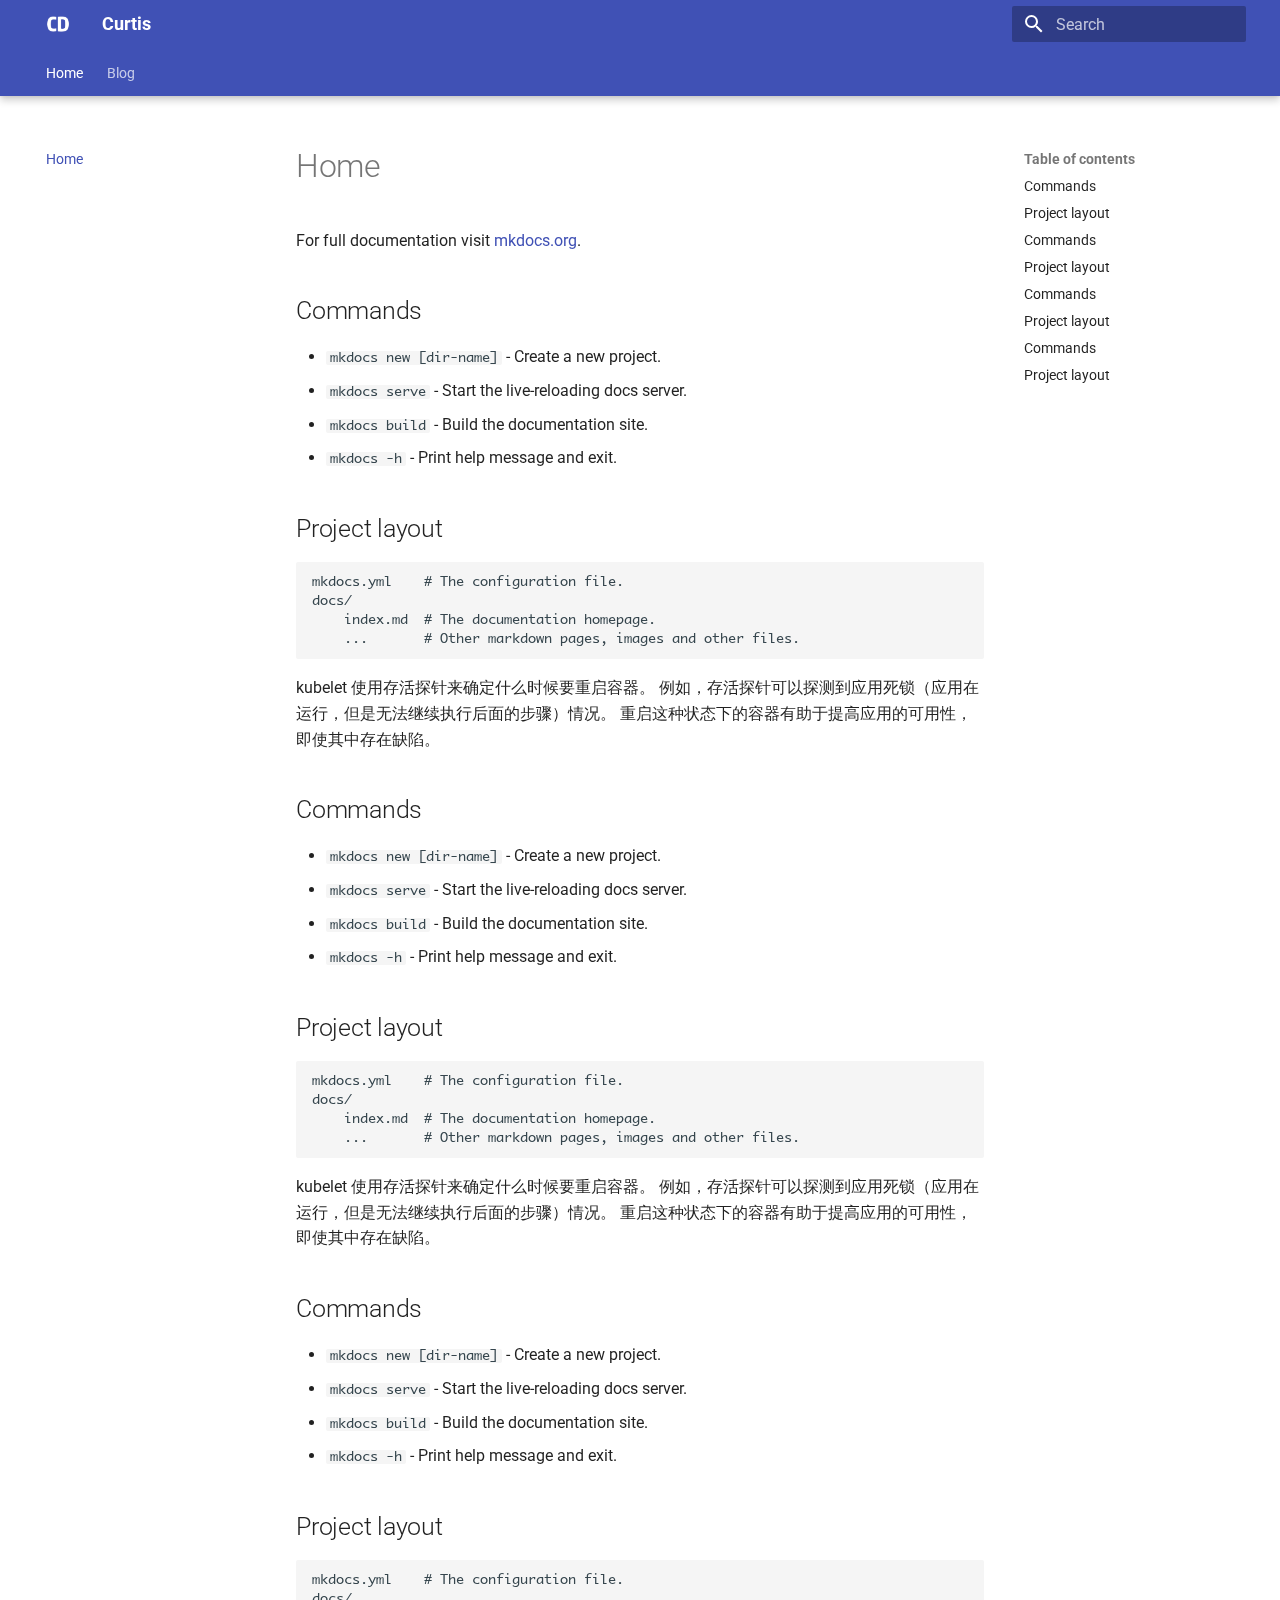
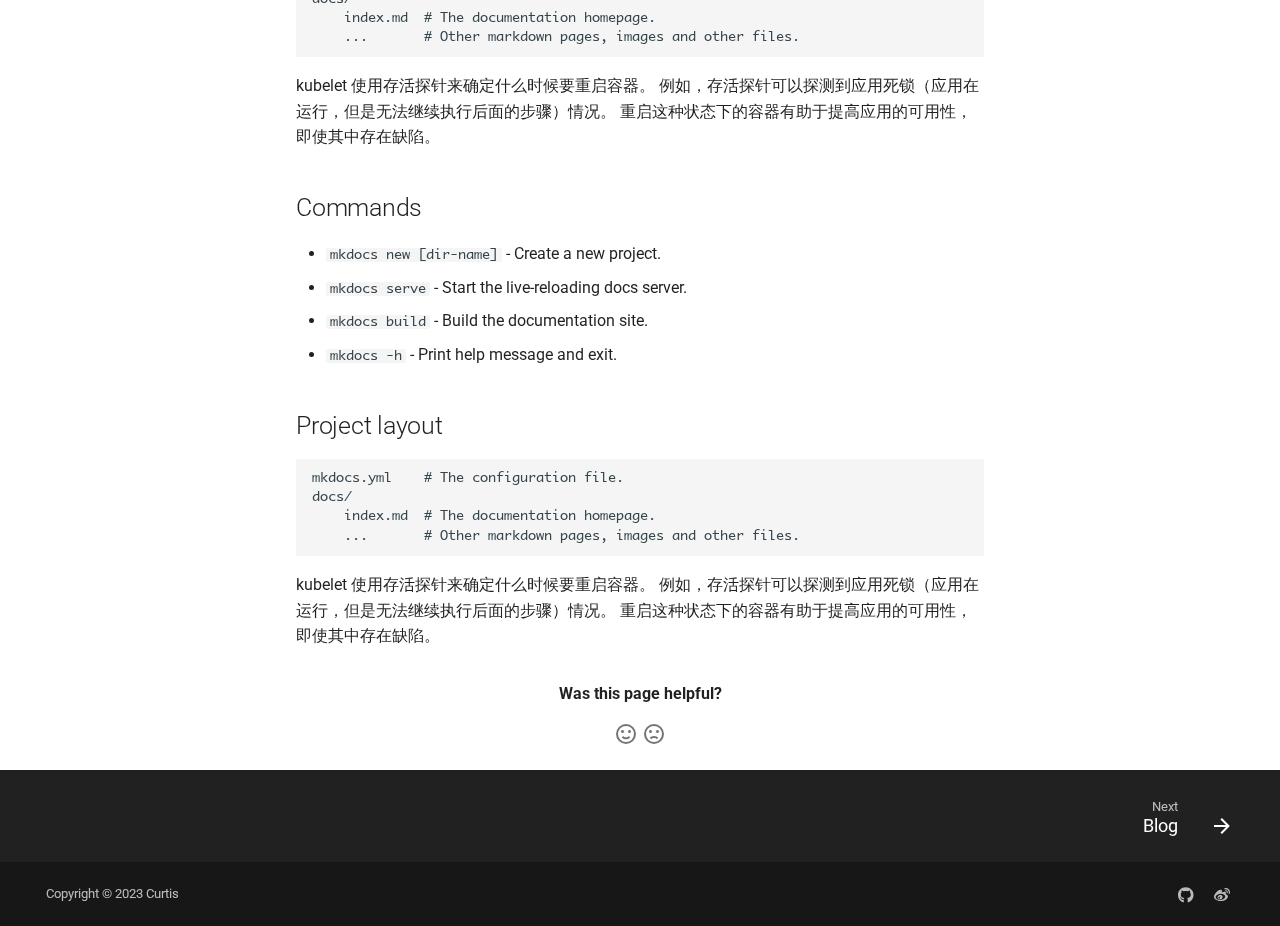
<file: index.html>
<!doctype html>
<html lang="en" class="no-js">
  <head>
    
      <meta charset="utf-8">
      <meta name="viewport" content="width=device-width,initial-scale=1">
      
      
      
      
      
        <link rel="next" href="blog/">
      
      
        <link rel="alternate" type="application/rss+xml" title="RSS feed" href="feed_rss_created.xml">
        <link rel="alternate" type="application/rss+xml" title="RSS feed of updated content" href="feed_rss_updated.xml">
      
      <link rel="icon" href="images/favicon.png">
      <meta name="generator" content="mkdocs-1.5.3, mkdocs-material-9.4.6">
    
    
      
        <title>Curtis</title>
      
    
    
      <link rel="stylesheet" href="assets/stylesheets/main.35e1ed30.min.css">
      
      


    
    
      
    
    
      
        
        
        <link rel="preconnect" href="https://fonts.gstatic.com" crossorigin>
        <link rel="stylesheet" href="https://fonts.googleapis.com/css?family=Roboto:300,300i,400,400i,700,700i%7CRoboto+Mono:400,400i,700,700i&display=fallback">
        <style>:root{--md-text-font:"Roboto";--md-code-font:"Roboto Mono"}</style>
      
    
    
      <link rel="stylesheet" href="stylesheets/extra.css">
    
    <script>__md_scope=new URL(".",location),__md_hash=e=>[...e].reduce((e,_)=>(e<<5)-e+_.charCodeAt(0),0),__md_get=(e,_=localStorage,t=__md_scope)=>JSON.parse(_.getItem(t.pathname+"."+e)),__md_set=(e,_,t=localStorage,a=__md_scope)=>{try{t.setItem(a.pathname+"."+e,JSON.stringify(_))}catch(e){}}</script>
    
      
  


  
  

<script id="__analytics">function __md_analytics(){function n(){dataLayer.push(arguments)}window.dataLayer=window.dataLayer||[],n("js",new Date),n("config","G-1J09NCGYGJ"),document.addEventListener("DOMContentLoaded",function(){document.forms.search&&document.forms.search.query.addEventListener("blur",function(){this.value&&n("event","search",{search_term:this.value})}),document$.subscribe(function(){var a=document.forms.feedback;if(void 0!==a)for(var e of a.querySelectorAll("[type=submit]"))e.addEventListener("click",function(e){e.preventDefault();var t=document.location.pathname,e=this.getAttribute("data-md-value");n("event","feedback",{page:t,data:e}),a.firstElementChild.disabled=!0;e=a.querySelector(".md-feedback__note [data-md-value='"+e+"']");e&&(e.hidden=!1)}),a.hidden=!1}),location$.subscribe(function(e){n("config","G-1J09NCGYGJ",{page_path:e.pathname})})});var e=document.createElement("script");e.async=!0,e.src="https://www.googletagmanager.com/gtag/js?id=G-1J09NCGYGJ",document.getElementById("__analytics").insertAdjacentElement("afterEnd",e)}</script>
  
    <script>"undefined"!=typeof __md_analytics&&__md_analytics()</script>
  

    
    
    
  </head>
  
  
    <body dir="ltr">
  
    
    
      <script>var palette=__md_get("__palette");if(palette&&"object"==typeof palette.color)for(var key of Object.keys(palette.color))document.body.setAttribute("data-md-color-"+key,palette.color[key])</script>
    
    <input class="md-toggle" data-md-toggle="drawer" type="checkbox" id="__drawer" autocomplete="off">
    <input class="md-toggle" data-md-toggle="search" type="checkbox" id="__search" autocomplete="off">
    <label class="md-overlay" for="__drawer"></label>
    <div data-md-component="skip">
      
        
        <a href="#home" class="md-skip">
          Skip to content
        </a>
      
    </div>
    <div data-md-component="announce">
      
    </div>
    
    
      

  

<header class="md-header md-header--shadow md-header--lifted" data-md-component="header">
  <nav class="md-header__inner md-grid" aria-label="Header">
    <a href="." title="Curtis" class="md-header__button md-logo" aria-label="Curtis" data-md-component="logo">
      
  <img src="images/logo.png" alt="logo">

    </a>
    <label class="md-header__button md-icon" for="__drawer">
      
      <svg xmlns="http://www.w3.org/2000/svg" viewBox="0 0 24 24"><path d="M3 6h18v2H3V6m0 5h18v2H3v-2m0 5h18v2H3v-2Z"/></svg>
    </label>
    <div class="md-header__title" data-md-component="header-title">
      <div class="md-header__ellipsis">
        <div class="md-header__topic">
          <span class="md-ellipsis">
            Curtis
          </span>
        </div>
        <div class="md-header__topic" data-md-component="header-topic">
          <span class="md-ellipsis">
            
              Home
            
          </span>
        </div>
      </div>
    </div>
    
    
    
      <label class="md-header__button md-icon" for="__search">
        
        <svg xmlns="http://www.w3.org/2000/svg" viewBox="0 0 24 24"><path d="M9.5 3A6.5 6.5 0 0 1 16 9.5c0 1.61-.59 3.09-1.56 4.23l.27.27h.79l5 5-1.5 1.5-5-5v-.79l-.27-.27A6.516 6.516 0 0 1 9.5 16 6.5 6.5 0 0 1 3 9.5 6.5 6.5 0 0 1 9.5 3m0 2C7 5 5 7 5 9.5S7 14 9.5 14 14 12 14 9.5 12 5 9.5 5Z"/></svg>
      </label>
      <div class="md-search" data-md-component="search" role="dialog">
  <label class="md-search__overlay" for="__search"></label>
  <div class="md-search__inner" role="search">
    <form class="md-search__form" name="search">
      <input type="text" class="md-search__input" name="query" aria-label="Search" placeholder="Search" autocapitalize="off" autocorrect="off" autocomplete="off" spellcheck="false" data-md-component="search-query" required>
      <label class="md-search__icon md-icon" for="__search">
        
        <svg xmlns="http://www.w3.org/2000/svg" viewBox="0 0 24 24"><path d="M9.5 3A6.5 6.5 0 0 1 16 9.5c0 1.61-.59 3.09-1.56 4.23l.27.27h.79l5 5-1.5 1.5-5-5v-.79l-.27-.27A6.516 6.516 0 0 1 9.5 16 6.5 6.5 0 0 1 3 9.5 6.5 6.5 0 0 1 9.5 3m0 2C7 5 5 7 5 9.5S7 14 9.5 14 14 12 14 9.5 12 5 9.5 5Z"/></svg>
        
        <svg xmlns="http://www.w3.org/2000/svg" viewBox="0 0 24 24"><path d="M20 11v2H8l5.5 5.5-1.42 1.42L4.16 12l7.92-7.92L13.5 5.5 8 11h12Z"/></svg>
      </label>
      <nav class="md-search__options" aria-label="Search">
        
          <a href="javascript:void(0)" class="md-search__icon md-icon" title="Share" aria-label="Share" data-clipboard data-clipboard-text="" data-md-component="search-share" tabindex="-1">
            
            <svg xmlns="http://www.w3.org/2000/svg" viewBox="0 0 24 24"><path d="M18 16.08c-.76 0-1.44.3-1.96.77L8.91 12.7c.05-.23.09-.46.09-.7 0-.24-.04-.47-.09-.7l7.05-4.11c.54.5 1.25.81 2.04.81a3 3 0 0 0 3-3 3 3 0 0 0-3-3 3 3 0 0 0-3 3c0 .24.04.47.09.7L8.04 9.81C7.5 9.31 6.79 9 6 9a3 3 0 0 0-3 3 3 3 0 0 0 3 3c.79 0 1.5-.31 2.04-.81l7.12 4.15c-.05.21-.08.43-.08.66 0 1.61 1.31 2.91 2.92 2.91 1.61 0 2.92-1.3 2.92-2.91A2.92 2.92 0 0 0 18 16.08Z"/></svg>
          </a>
        
        <button type="reset" class="md-search__icon md-icon" title="Clear" aria-label="Clear" tabindex="-1">
          
          <svg xmlns="http://www.w3.org/2000/svg" viewBox="0 0 24 24"><path d="M19 6.41 17.59 5 12 10.59 6.41 5 5 6.41 10.59 12 5 17.59 6.41 19 12 13.41 17.59 19 19 17.59 13.41 12 19 6.41Z"/></svg>
        </button>
      </nav>
      
        <div class="md-search__suggest" data-md-component="search-suggest"></div>
      
    </form>
    <div class="md-search__output">
      <div class="md-search__scrollwrap" data-md-scrollfix>
        <div class="md-search-result" data-md-component="search-result">
          <div class="md-search-result__meta">
            Initializing search
          </div>
          <ol class="md-search-result__list" role="presentation"></ol>
        </div>
      </div>
    </div>
  </div>
</div>
    
    
  </nav>
  
    
      
<nav class="md-tabs" aria-label="Tabs" data-md-component="tabs">
  <div class="md-grid">
    <ul class="md-tabs__list">
      
        
  
  
    
  
  
    <li class="md-tabs__item md-tabs__item--active">
      <a href="." class="md-tabs__link">
        
  
    
  
  Home

      </a>
    </li>
  

      
        
  
  
  
    
    
      <li class="md-tabs__item">
        <a href="blog/" class="md-tabs__link">
          
  
  Blog

        </a>
      </li>
    
  

      
    </ul>
  </div>
</nav>
    
  
</header>
    
    <div class="md-container" data-md-component="container">
      
      
        
      
      <main class="md-main" data-md-component="main">
        <div class="md-main__inner md-grid">
          
            
              
              <div class="md-sidebar md-sidebar--primary" data-md-component="sidebar" data-md-type="navigation" >
                <div class="md-sidebar__scrollwrap">
                  <div class="md-sidebar__inner">
                    


  


<nav class="md-nav md-nav--primary md-nav--lifted" aria-label="Navigation" data-md-level="0">
  <label class="md-nav__title" for="__drawer">
    <a href="." title="Curtis" class="md-nav__button md-logo" aria-label="Curtis" data-md-component="logo">
      
  <img src="images/logo.png" alt="logo">

    </a>
    Curtis
  </label>
  
  <ul class="md-nav__list" data-md-scrollfix>
    
      
      
  
  
    
  
  
    <li class="md-nav__item md-nav__item--active">
      
      <input class="md-nav__toggle md-toggle" type="checkbox" id="__toc">
      
      
        
      
      
        <label class="md-nav__link md-nav__link--active" for="__toc">
          
  
  <span class="md-ellipsis">
    Home
  </span>
  

          <span class="md-nav__icon md-icon"></span>
        </label>
      
      <a href="." class="md-nav__link md-nav__link--active">
        
  
  <span class="md-ellipsis">
    Home
  </span>
  

      </a>
      
        

<nav class="md-nav md-nav--secondary" aria-label="Table of contents">
  
  
  
    
  
  
    <label class="md-nav__title" for="__toc">
      <span class="md-nav__icon md-icon"></span>
      Table of contents
    </label>
    <ul class="md-nav__list" data-md-component="toc" data-md-scrollfix>
      
        <li class="md-nav__item">
  <a href="#commands" class="md-nav__link">
    Commands
  </a>
  
</li>
      
        <li class="md-nav__item">
  <a href="#project-layout" class="md-nav__link">
    Project layout
  </a>
  
</li>
      
        <li class="md-nav__item">
  <a href="#commands_1" class="md-nav__link">
    Commands
  </a>
  
</li>
      
        <li class="md-nav__item">
  <a href="#project-layout_1" class="md-nav__link">
    Project layout
  </a>
  
</li>
      
        <li class="md-nav__item">
  <a href="#commands_2" class="md-nav__link">
    Commands
  </a>
  
</li>
      
        <li class="md-nav__item">
  <a href="#project-layout_2" class="md-nav__link">
    Project layout
  </a>
  
</li>
      
        <li class="md-nav__item">
  <a href="#commands_3" class="md-nav__link">
    Commands
  </a>
  
</li>
      
        <li class="md-nav__item">
  <a href="#project-layout_3" class="md-nav__link">
    Project layout
  </a>
  
</li>
      
    </ul>
  
</nav>
      
    </li>
  

    
      
      
  
  
  
    
    
    
    
    
      
      
    
    <li class="md-nav__item md-nav__item--section md-nav__item--nested">
      
        
        
        
          
        
        <input class="md-nav__toggle md-toggle md-toggle--indeterminate" type="checkbox" id="__nav_2" >
        
          
          <label class="md-nav__link" for="__nav_2" id="__nav_2_label" tabindex="">
            
  
  <span class="md-ellipsis">
    Blog
  </span>
  

            <span class="md-nav__icon md-icon"></span>
          </label>
        
        <nav class="md-nav" data-md-level="1" aria-labelledby="__nav_2_label" aria-expanded="false">
          <label class="md-nav__title" for="__nav_2">
            <span class="md-nav__icon md-icon"></span>
            Blog
          </label>
          <ul class="md-nav__list" data-md-scrollfix>
            
              
                
  
  
  
    <li class="md-nav__item">
      <a href="blog/" class="md-nav__link">
        
  
  <span class="md-ellipsis">
    Blog
  </span>
  

      </a>
    </li>
  

              
            
              
                
  
  
  
    
    
    
    
    
      
      
    
    <li class="md-nav__item md-nav__item--section md-nav__item--nested">
      
        
        
        
          
        
        <input class="md-nav__toggle md-toggle md-toggle--indeterminate" type="checkbox" id="__nav_2_2" >
        
          
          <label class="md-nav__link" for="__nav_2_2" id="__nav_2_2_label" tabindex="">
            
  
  <span class="md-ellipsis">
    Archive
  </span>
  

            <span class="md-nav__icon md-icon"></span>
          </label>
        
        <nav class="md-nav" data-md-level="2" aria-labelledby="__nav_2_2_label" aria-expanded="false">
          <label class="md-nav__title" for="__nav_2_2">
            <span class="md-nav__icon md-icon"></span>
            Archive
          </label>
          <ul class="md-nav__list" data-md-scrollfix>
            
              
                
  
  
  
    <li class="md-nav__item">
      <a href="blog/archive/2023/" class="md-nav__link">
        
  
  <span class="md-ellipsis">
    2023
  </span>
  

      </a>
    </li>
  

              
            
          </ul>
        </nav>
      
    </li>
  

              
            
              
                
  
  
  
    
    
    
    
    
      
      
    
    <li class="md-nav__item md-nav__item--section md-nav__item--nested">
      
        
        
        
          
        
        <input class="md-nav__toggle md-toggle md-toggle--indeterminate" type="checkbox" id="__nav_2_3" >
        
          
          <label class="md-nav__link" for="__nav_2_3" id="__nav_2_3_label" tabindex="">
            
  
  <span class="md-ellipsis">
    Categories
  </span>
  

            <span class="md-nav__icon md-icon"></span>
          </label>
        
        <nav class="md-nav" data-md-level="2" aria-labelledby="__nav_2_3_label" aria-expanded="false">
          <label class="md-nav__title" for="__nav_2_3">
            <span class="md-nav__icon md-icon"></span>
            Categories
          </label>
          <ul class="md-nav__list" data-md-scrollfix>
            
              
                
  
  
  
    <li class="md-nav__item">
      <a href="blog/category/hello/" class="md-nav__link">
        
  
  <span class="md-ellipsis">
    Hello
  </span>
  

      </a>
    </li>
  

              
            
              
                
  
  
  
    <li class="md-nav__item">
      <a href="blog/category/world/" class="md-nav__link">
        
  
  <span class="md-ellipsis">
    World
  </span>
  

      </a>
    </li>
  

              
            
          </ul>
        </nav>
      
    </li>
  

              
            
          </ul>
        </nav>
      
    </li>
  

    
  </ul>
</nav>
                  </div>
                </div>
              </div>
            
            
              
              <div class="md-sidebar md-sidebar--secondary" data-md-component="sidebar" data-md-type="toc" >
                <div class="md-sidebar__scrollwrap">
                  <div class="md-sidebar__inner">
                    

<nav class="md-nav md-nav--secondary" aria-label="Table of contents">
  
  
  
    
  
  
    <label class="md-nav__title" for="__toc">
      <span class="md-nav__icon md-icon"></span>
      Table of contents
    </label>
    <ul class="md-nav__list" data-md-component="toc" data-md-scrollfix>
      
        <li class="md-nav__item">
  <a href="#commands" class="md-nav__link">
    Commands
  </a>
  
</li>
      
        <li class="md-nav__item">
  <a href="#project-layout" class="md-nav__link">
    Project layout
  </a>
  
</li>
      
        <li class="md-nav__item">
  <a href="#commands_1" class="md-nav__link">
    Commands
  </a>
  
</li>
      
        <li class="md-nav__item">
  <a href="#project-layout_1" class="md-nav__link">
    Project layout
  </a>
  
</li>
      
        <li class="md-nav__item">
  <a href="#commands_2" class="md-nav__link">
    Commands
  </a>
  
</li>
      
        <li class="md-nav__item">
  <a href="#project-layout_2" class="md-nav__link">
    Project layout
  </a>
  
</li>
      
        <li class="md-nav__item">
  <a href="#commands_3" class="md-nav__link">
    Commands
  </a>
  
</li>
      
        <li class="md-nav__item">
  <a href="#project-layout_3" class="md-nav__link">
    Project layout
  </a>
  
</li>
      
    </ul>
  
</nav>
                  </div>
                </div>
              </div>
            
          
          
            <div class="md-content" data-md-component="content">
              <article class="md-content__inner md-typeset">
                
                  


<h1 id="home">Home</h1>
<p>For full documentation visit <a href="https://www.mkdocs.org">mkdocs.org</a>.</p>
<h2 id="commands">Commands</h2>
<ul>
<li><code>mkdocs new [dir-name]</code> - Create a new project.</li>
<li><code>mkdocs serve</code> - Start the live-reloading docs server.</li>
<li><code>mkdocs build</code> - Build the documentation site.</li>
<li><code>mkdocs -h</code> - Print help message and exit.</li>
</ul>
<h2 id="project-layout">Project layout</h2>
<pre><code>mkdocs.yml    # The configuration file.
docs/
    index.md  # The documentation homepage.
    ...       # Other markdown pages, images and other files.
</code></pre>
<p>kubelet 使用存活探针来确定什么时候要重启容器。 例如，存活探针可以探测到应用死锁（应用在运行，但是无法继续执行后面的步骤）情况。 重启这种状态下的容器有助于提高应用的可用性，即使其中存在缺陷。</p>
<h2 id="commands_1">Commands</h2>
<ul>
<li><code>mkdocs new [dir-name]</code> - Create a new project.</li>
<li><code>mkdocs serve</code> - Start the live-reloading docs server.</li>
<li><code>mkdocs build</code> - Build the documentation site.</li>
<li><code>mkdocs -h</code> - Print help message and exit.</li>
</ul>
<h2 id="project-layout_1">Project layout</h2>
<pre><code>mkdocs.yml    # The configuration file.
docs/
    index.md  # The documentation homepage.
    ...       # Other markdown pages, images and other files.
</code></pre>
<p>kubelet 使用存活探针来确定什么时候要重启容器。 例如，存活探针可以探测到应用死锁（应用在运行，但是无法继续执行后面的步骤）情况。 重启这种状态下的容器有助于提高应用的可用性，即使其中存在缺陷。</p>
<h2 id="commands_2">Commands</h2>
<ul>
<li><code>mkdocs new [dir-name]</code> - Create a new project.</li>
<li><code>mkdocs serve</code> - Start the live-reloading docs server.</li>
<li><code>mkdocs build</code> - Build the documentation site.</li>
<li><code>mkdocs -h</code> - Print help message and exit.</li>
</ul>
<h2 id="project-layout_2">Project layout</h2>
<pre><code>mkdocs.yml    # The configuration file.
docs/
    index.md  # The documentation homepage.
    ...       # Other markdown pages, images and other files.
</code></pre>
<p>kubelet 使用存活探针来确定什么时候要重启容器。 例如，存活探针可以探测到应用死锁（应用在运行，但是无法继续执行后面的步骤）情况。 重启这种状态下的容器有助于提高应用的可用性，即使其中存在缺陷。</p>
<h2 id="commands_3">Commands</h2>
<ul>
<li><code>mkdocs new [dir-name]</code> - Create a new project.</li>
<li><code>mkdocs serve</code> - Start the live-reloading docs server.</li>
<li><code>mkdocs build</code> - Build the documentation site.</li>
<li><code>mkdocs -h</code> - Print help message and exit.</li>
</ul>
<h2 id="project-layout_3">Project layout</h2>
<pre><code>mkdocs.yml    # The configuration file.
docs/
    index.md  # The documentation homepage.
    ...       # Other markdown pages, images and other files.
</code></pre>
<p>kubelet 使用存活探针来确定什么时候要重启容器。 例如，存活探针可以探测到应用死锁（应用在运行，但是无法继续执行后面的步骤）情况。 重启这种状态下的容器有助于提高应用的可用性，即使其中存在缺陷。</p>


  



  <form class="md-feedback" name="feedback" hidden>
    <fieldset>
      <legend class="md-feedback__title">
        Was this page helpful?
      </legend>
      <div class="md-feedback__inner">
        <div class="md-feedback__list">
          
            <button class="md-feedback__icon md-icon" type="submit" title="This page was helpful" data-md-value="1">
              <svg xmlns="http://www.w3.org/2000/svg" viewBox="0 0 24 24"><path d="M20 12a8 8 0 0 0-8-8 8 8 0 0 0-8 8 8 8 0 0 0 8 8 8 8 0 0 0 8-8m2 0a10 10 0 0 1-10 10A10 10 0 0 1 2 12 10 10 0 0 1 12 2a10 10 0 0 1 10 10M10 9.5c0 .8-.7 1.5-1.5 1.5S7 10.3 7 9.5 7.7 8 8.5 8s1.5.7 1.5 1.5m7 0c0 .8-.7 1.5-1.5 1.5S14 10.3 14 9.5 14.7 8 15.5 8s1.5.7 1.5 1.5m-5 7.73c-1.75 0-3.29-.73-4.19-1.81L9.23 14c.45.72 1.52 1.23 2.77 1.23s2.32-.51 2.77-1.23l1.42 1.42c-.9 1.08-2.44 1.81-4.19 1.81Z"/></svg>
            </button>
          
            <button class="md-feedback__icon md-icon" type="submit" title="This page could be improved" data-md-value="0">
              <svg xmlns="http://www.w3.org/2000/svg" viewBox="0 0 24 24"><path d="M20 12a8 8 0 0 0-8-8 8 8 0 0 0-8 8 8 8 0 0 0 8 8 8 8 0 0 0 8-8m2 0a10 10 0 0 1-10 10A10 10 0 0 1 2 12 10 10 0 0 1 12 2a10 10 0 0 1 10 10m-6.5-4c.8 0 1.5.7 1.5 1.5s-.7 1.5-1.5 1.5-1.5-.7-1.5-1.5.7-1.5 1.5-1.5M10 9.5c0 .8-.7 1.5-1.5 1.5S7 10.3 7 9.5 7.7 8 8.5 8s1.5.7 1.5 1.5m2 4.5c1.75 0 3.29.72 4.19 1.81l-1.42 1.42C14.32 16.5 13.25 16 12 16s-2.32.5-2.77 1.23l-1.42-1.42C8.71 14.72 10.25 14 12 14Z"/></svg>
            </button>
          
        </div>
        <div class="md-feedback__note">
          
            <div data-md-value="1" hidden>
              
              
                
              
              Thanks for your feedback!
            </div>
          
            <div data-md-value="0" hidden>
              
              
                
              
              Thanks for your feedback! Help us improve this page by using our <a href="..." target="_blank" rel="noopener">feedback form</a>.
            </div>
          
        </div>
      </div>
    </fieldset>
  </form>


                
              </article>
            </div>
          
          
        </div>
        
          <button type="button" class="md-top md-icon" data-md-component="top" hidden>
  
  <svg xmlns="http://www.w3.org/2000/svg" viewBox="0 0 24 24"><path d="M13 20h-2V8l-5.5 5.5-1.42-1.42L12 4.16l7.92 7.92-1.42 1.42L13 8v12Z"/></svg>
  Back to top
</button>
        
      </main>
      
        <footer class="md-footer">
  
    
      
      <nav class="md-footer__inner md-grid" aria-label="Footer" >
        
        
          
          <a href="blog/" class="md-footer__link md-footer__link--next" aria-label="Next: Blog">
            <div class="md-footer__title">
              <span class="md-footer__direction">
                Next
              </span>
              <div class="md-ellipsis">
                Blog
              </div>
            </div>
            <div class="md-footer__button md-icon">
              
              <svg xmlns="http://www.w3.org/2000/svg" viewBox="0 0 24 24"><path d="M4 11v2h12l-5.5 5.5 1.42 1.42L19.84 12l-7.92-7.92L10.5 5.5 16 11H4Z"/></svg>
            </div>
          </a>
        
      </nav>
    
  
  <div class="md-footer-meta md-typeset">
    <div class="md-footer-meta__inner md-grid">
      <div class="md-copyright">
  
    <div class="md-copyright__highlight">
      Copyright &copy; 2023 Curtis
    </div>
  
  
</div>
      
        <div class="md-social">
  
    
    
    
    
    <a href="https://github.com/ckcd" target="_blank" rel="noopener" title="GitHub" class="md-social__link">
      <svg xmlns="http://www.w3.org/2000/svg" viewBox="0 0 496 512"><!--! Font Awesome Free 6.4.2 by @fontawesome - https://fontawesome.com License - https://fontawesome.com/license/free (Icons: CC BY 4.0, Fonts: SIL OFL 1.1, Code: MIT License) Copyright 2023 Fonticons, Inc.--><path d="M165.9 397.4c0 2-2.3 3.6-5.2 3.6-3.3.3-5.6-1.3-5.6-3.6 0-2 2.3-3.6 5.2-3.6 3-.3 5.6 1.3 5.6 3.6zm-31.1-4.5c-.7 2 1.3 4.3 4.3 4.9 2.6 1 5.6 0 6.2-2s-1.3-4.3-4.3-5.2c-2.6-.7-5.5.3-6.2 2.3zm44.2-1.7c-2.9.7-4.9 2.6-4.6 4.9.3 2 2.9 3.3 5.9 2.6 2.9-.7 4.9-2.6 4.6-4.6-.3-1.9-3-3.2-5.9-2.9zM244.8 8C106.1 8 0 113.3 0 252c0 110.9 69.8 205.8 169.5 239.2 12.8 2.3 17.3-5.6 17.3-12.1 0-6.2-.3-40.4-.3-61.4 0 0-70 15-84.7-29.8 0 0-11.4-29.1-27.8-36.6 0 0-22.9-15.7 1.6-15.4 0 0 24.9 2 38.6 25.8 21.9 38.6 58.6 27.5 72.9 20.9 2.3-16 8.8-27.1 16-33.7-55.9-6.2-112.3-14.3-112.3-110.5 0-27.5 7.6-41.3 23.6-58.9-2.6-6.5-11.1-33.3 2.6-67.9 20.9-6.5 69 27 69 27 20-5.6 41.5-8.5 62.8-8.5s42.8 2.9 62.8 8.5c0 0 48.1-33.6 69-27 13.7 34.7 5.2 61.4 2.6 67.9 16 17.7 25.8 31.5 25.8 58.9 0 96.5-58.9 104.2-114.8 110.5 9.2 7.9 17 22.9 17 46.4 0 33.7-.3 75.4-.3 83.6 0 6.5 4.6 14.4 17.3 12.1C428.2 457.8 496 362.9 496 252 496 113.3 383.5 8 244.8 8zM97.2 352.9c-1.3 1-1 3.3.7 5.2 1.6 1.6 3.9 2.3 5.2 1 1.3-1 1-3.3-.7-5.2-1.6-1.6-3.9-2.3-5.2-1zm-10.8-8.1c-.7 1.3.3 2.9 2.3 3.9 1.6 1 3.6.7 4.3-.7.7-1.3-.3-2.9-2.3-3.9-2-.6-3.6-.3-4.3.7zm32.4 35.6c-1.6 1.3-1 4.3 1.3 6.2 2.3 2.3 5.2 2.6 6.5 1 1.3-1.3.7-4.3-1.3-6.2-2.2-2.3-5.2-2.6-6.5-1zm-11.4-14.7c-1.6 1-1.6 3.6 0 5.9 1.6 2.3 4.3 3.3 5.6 2.3 1.6-1.3 1.6-3.9 0-6.2-1.4-2.3-4-3.3-5.6-2z"/></svg>
    </a>
  
    
    
    
    
    <a href="https://weibo.com/CnisXi" target="_blank" rel="noopener" title="Weibo" class="md-social__link">
      <svg xmlns="http://www.w3.org/2000/svg" viewBox="0 0 512 512"><!--! Font Awesome Free 6.4.2 by @fontawesome - https://fontawesome.com License - https://fontawesome.com/license/free (Icons: CC BY 4.0, Fonts: SIL OFL 1.1, Code: MIT License) Copyright 2023 Fonticons, Inc.--><path d="M407 177.6c7.6-24-13.4-46.8-37.4-41.7-22 4.8-28.8-28.1-7.1-32.8 50.1-10.9 92.3 37.1 76.5 84.8-6.8 21.2-38.8 10.8-32-10.3zM214.8 446.7C108.5 446.7 0 395.3 0 310.4c0-44.3 28-95.4 76.3-143.7C176 67 279.5 65.8 249.9 161c-4 13.1 12.3 5.7 12.3 6 79.5-33.6 140.5-16.8 114 51.4-3.7 9.4 1.1 10.9 8.3 13.1 135.7 42.3 34.8 215.2-169.7 215.2zm143.7-146.3c-5.4-55.7-78.5-94-163.4-85.7-84.8 8.6-148.8 60.3-143.4 116s78.5 94 163.4 85.7c84.8-8.6 148.8-60.3 143.4-116zM347.9 35.1c-25.9 5.6-16.8 43.7 8.3 38.3 72.3-15.2 134.8 52.8 111.7 124-7.4 24.2 29.1 37 37.4 12 31.9-99.8-55.1-195.9-157.4-174.3zm-78.5 311c-17.1 38.8-66.8 60-109.1 46.3-40.8-13.1-58-53.4-40.3-89.7 17.7-35.4 63.1-55.4 103.4-45.1 42 10.8 63.1 50.2 46 88.5zm-86.3-30c-12.9-5.4-30 .3-38 12.9-8.3 12.9-4.3 28 8.6 34 13.1 6 30.8.3 39.1-12.9 8-13.1 3.7-28.3-9.7-34zm32.6-13.4c-5.1-1.7-11.4.6-14.3 5.4-2.9 5.1-1.4 10.6 3.7 12.9 5.1 2 11.7-.3 14.6-5.4 2.8-5.2 1.1-10.9-4-12.9z"/></svg>
    </a>
  
</div>
      
    </div>
  </div>
</footer>
      
    </div>
    <div class="md-dialog" data-md-component="dialog">
      <div class="md-dialog__inner md-typeset"></div>
    </div>
    
    
    <script id="__config" type="application/json">{"base": ".", "features": ["navigation.footer", "header.autohide", "navigation.tabs", "navigation.tabs.sticky", "navigation.sections", "navigation.expand", "navigation.path", "navigation.top", "search.suggest", "search.highlight", "search.share"], "search": "assets/javascripts/workers/search.f886a092.min.js", "translations": {"clipboard.copied": "Copied to clipboard", "clipboard.copy": "Copy to clipboard", "search.result.more.one": "1 more on this page", "search.result.more.other": "# more on this page", "search.result.none": "No matching documents", "search.result.one": "1 matching document", "search.result.other": "# matching documents", "search.result.placeholder": "Type to start searching", "search.result.term.missing": "Missing", "select.version": "Select version"}}</script>
    
    
      <script src="assets/javascripts/bundle.aecac24b.min.js"></script>
      
    
  </body>
</html>
</file>
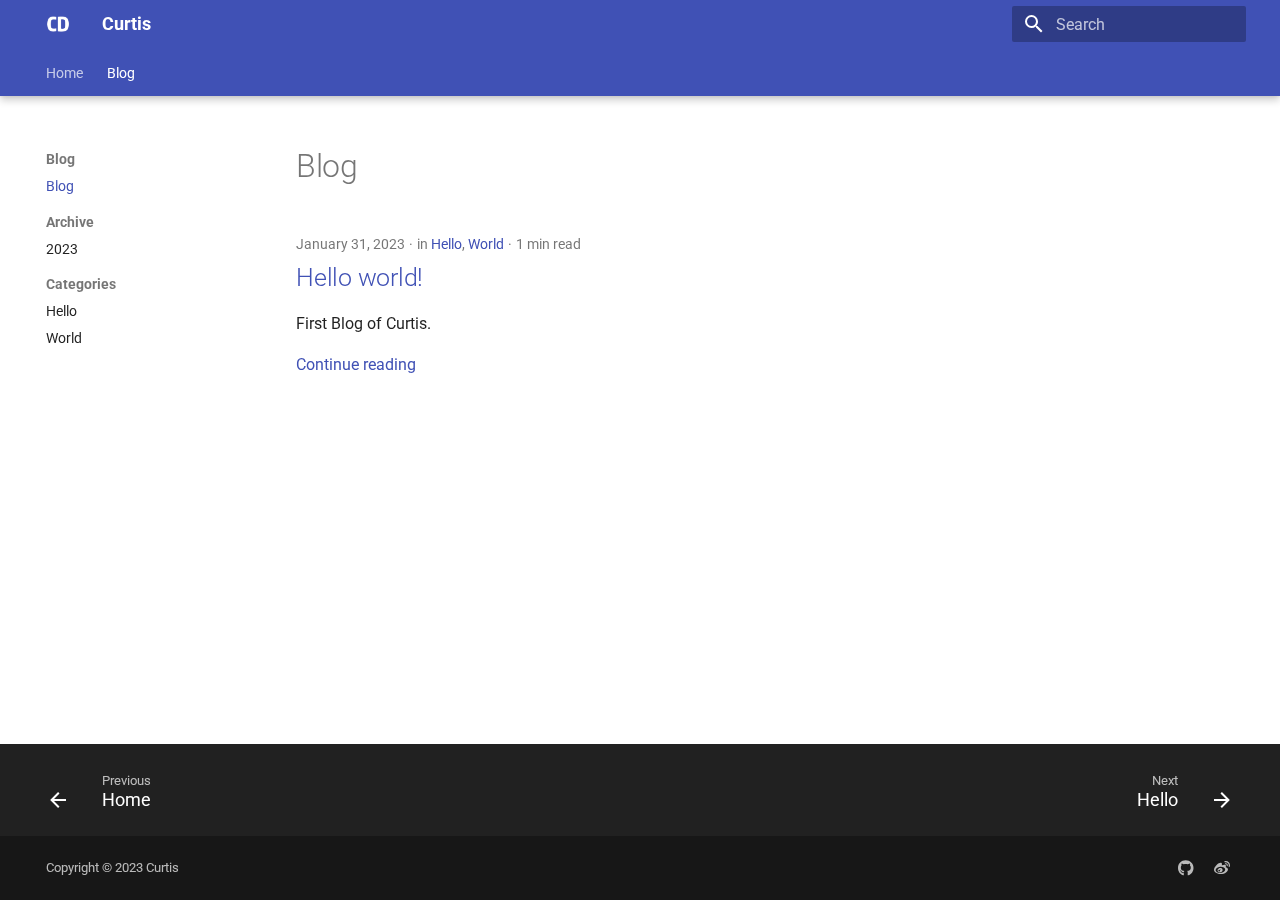
<file: blog/index.html>
<!doctype html>
<html lang="en" class="no-js">
  <head>
    
      <meta charset="utf-8">
      <meta name="viewport" content="width=device-width,initial-scale=1">
      
      
      
      
        <link rel="prev" href="..">
      
      
        <link rel="next" href="category/hello/">
      
      
        <link rel="alternate" type="application/rss+xml" title="RSS feed" href="../feed_rss_created.xml">
        <link rel="alternate" type="application/rss+xml" title="RSS feed of updated content" href="../feed_rss_updated.xml">
      
      <link rel="icon" href="../images/favicon.png">
      <meta name="generator" content="mkdocs-1.5.3, mkdocs-material-9.4.6">
    
    
      
        <title>Blog - Curtis</title>
      
    
    
      <link rel="stylesheet" href="../assets/stylesheets/main.35e1ed30.min.css">
      
      


    
    
      
    
    
      
        
        
        <link rel="preconnect" href="https://fonts.gstatic.com" crossorigin>
        <link rel="stylesheet" href="https://fonts.googleapis.com/css?family=Roboto:300,300i,400,400i,700,700i%7CRoboto+Mono:400,400i,700,700i&display=fallback">
        <style>:root{--md-text-font:"Roboto";--md-code-font:"Roboto Mono"}</style>
      
    
    
      <link rel="stylesheet" href="../stylesheets/extra.css">
    
    <script>__md_scope=new URL("..",location),__md_hash=e=>[...e].reduce((e,_)=>(e<<5)-e+_.charCodeAt(0),0),__md_get=(e,_=localStorage,t=__md_scope)=>JSON.parse(_.getItem(t.pathname+"."+e)),__md_set=(e,_,t=localStorage,a=__md_scope)=>{try{t.setItem(a.pathname+"."+e,JSON.stringify(_))}catch(e){}}</script>
    
      
  


  
  

<script id="__analytics">function __md_analytics(){function n(){dataLayer.push(arguments)}window.dataLayer=window.dataLayer||[],n("js",new Date),n("config","G-1J09NCGYGJ"),document.addEventListener("DOMContentLoaded",function(){document.forms.search&&document.forms.search.query.addEventListener("blur",function(){this.value&&n("event","search",{search_term:this.value})}),document$.subscribe(function(){var a=document.forms.feedback;if(void 0!==a)for(var e of a.querySelectorAll("[type=submit]"))e.addEventListener("click",function(e){e.preventDefault();var t=document.location.pathname,e=this.getAttribute("data-md-value");n("event","feedback",{page:t,data:e}),a.firstElementChild.disabled=!0;e=a.querySelector(".md-feedback__note [data-md-value='"+e+"']");e&&(e.hidden=!1)}),a.hidden=!1}),location$.subscribe(function(e){n("config","G-1J09NCGYGJ",{page_path:e.pathname})})});var e=document.createElement("script");e.async=!0,e.src="https://www.googletagmanager.com/gtag/js?id=G-1J09NCGYGJ",document.getElementById("__analytics").insertAdjacentElement("afterEnd",e)}</script>
  
    <script>"undefined"!=typeof __md_analytics&&__md_analytics()</script>
  

    
    
    
  </head>
  
  
    <body dir="ltr">
  
    
    
      <script>var palette=__md_get("__palette");if(palette&&"object"==typeof palette.color)for(var key of Object.keys(palette.color))document.body.setAttribute("data-md-color-"+key,palette.color[key])</script>
    
    <input class="md-toggle" data-md-toggle="drawer" type="checkbox" id="__drawer" autocomplete="off">
    <input class="md-toggle" data-md-toggle="search" type="checkbox" id="__search" autocomplete="off">
    <label class="md-overlay" for="__drawer"></label>
    <div data-md-component="skip">
      
        
        <a href="#blog" class="md-skip">
          Skip to content
        </a>
      
    </div>
    <div data-md-component="announce">
      
    </div>
    
    
      

  

<header class="md-header md-header--shadow md-header--lifted" data-md-component="header">
  <nav class="md-header__inner md-grid" aria-label="Header">
    <a href=".." title="Curtis" class="md-header__button md-logo" aria-label="Curtis" data-md-component="logo">
      
  <img src="../images/logo.png" alt="logo">

    </a>
    <label class="md-header__button md-icon" for="__drawer">
      
      <svg xmlns="http://www.w3.org/2000/svg" viewBox="0 0 24 24"><path d="M3 6h18v2H3V6m0 5h18v2H3v-2m0 5h18v2H3v-2Z"/></svg>
    </label>
    <div class="md-header__title" data-md-component="header-title">
      <div class="md-header__ellipsis">
        <div class="md-header__topic">
          <span class="md-ellipsis">
            Curtis
          </span>
        </div>
        <div class="md-header__topic" data-md-component="header-topic">
          <span class="md-ellipsis">
            
              Blog
            
          </span>
        </div>
      </div>
    </div>
    
    
    
      <label class="md-header__button md-icon" for="__search">
        
        <svg xmlns="http://www.w3.org/2000/svg" viewBox="0 0 24 24"><path d="M9.5 3A6.5 6.5 0 0 1 16 9.5c0 1.61-.59 3.09-1.56 4.23l.27.27h.79l5 5-1.5 1.5-5-5v-.79l-.27-.27A6.516 6.516 0 0 1 9.5 16 6.5 6.5 0 0 1 3 9.5 6.5 6.5 0 0 1 9.5 3m0 2C7 5 5 7 5 9.5S7 14 9.5 14 14 12 14 9.5 12 5 9.5 5Z"/></svg>
      </label>
      <div class="md-search" data-md-component="search" role="dialog">
  <label class="md-search__overlay" for="__search"></label>
  <div class="md-search__inner" role="search">
    <form class="md-search__form" name="search">
      <input type="text" class="md-search__input" name="query" aria-label="Search" placeholder="Search" autocapitalize="off" autocorrect="off" autocomplete="off" spellcheck="false" data-md-component="search-query" required>
      <label class="md-search__icon md-icon" for="__search">
        
        <svg xmlns="http://www.w3.org/2000/svg" viewBox="0 0 24 24"><path d="M9.5 3A6.5 6.5 0 0 1 16 9.5c0 1.61-.59 3.09-1.56 4.23l.27.27h.79l5 5-1.5 1.5-5-5v-.79l-.27-.27A6.516 6.516 0 0 1 9.5 16 6.5 6.5 0 0 1 3 9.5 6.5 6.5 0 0 1 9.5 3m0 2C7 5 5 7 5 9.5S7 14 9.5 14 14 12 14 9.5 12 5 9.5 5Z"/></svg>
        
        <svg xmlns="http://www.w3.org/2000/svg" viewBox="0 0 24 24"><path d="M20 11v2H8l5.5 5.5-1.42 1.42L4.16 12l7.92-7.92L13.5 5.5 8 11h12Z"/></svg>
      </label>
      <nav class="md-search__options" aria-label="Search">
        
          <a href="javascript:void(0)" class="md-search__icon md-icon" title="Share" aria-label="Share" data-clipboard data-clipboard-text="" data-md-component="search-share" tabindex="-1">
            
            <svg xmlns="http://www.w3.org/2000/svg" viewBox="0 0 24 24"><path d="M18 16.08c-.76 0-1.44.3-1.96.77L8.91 12.7c.05-.23.09-.46.09-.7 0-.24-.04-.47-.09-.7l7.05-4.11c.54.5 1.25.81 2.04.81a3 3 0 0 0 3-3 3 3 0 0 0-3-3 3 3 0 0 0-3 3c0 .24.04.47.09.7L8.04 9.81C7.5 9.31 6.79 9 6 9a3 3 0 0 0-3 3 3 3 0 0 0 3 3c.79 0 1.5-.31 2.04-.81l7.12 4.15c-.05.21-.08.43-.08.66 0 1.61 1.31 2.91 2.92 2.91 1.61 0 2.92-1.3 2.92-2.91A2.92 2.92 0 0 0 18 16.08Z"/></svg>
          </a>
        
        <button type="reset" class="md-search__icon md-icon" title="Clear" aria-label="Clear" tabindex="-1">
          
          <svg xmlns="http://www.w3.org/2000/svg" viewBox="0 0 24 24"><path d="M19 6.41 17.59 5 12 10.59 6.41 5 5 6.41 10.59 12 5 17.59 6.41 19 12 13.41 17.59 19 19 17.59 13.41 12 19 6.41Z"/></svg>
        </button>
      </nav>
      
        <div class="md-search__suggest" data-md-component="search-suggest"></div>
      
    </form>
    <div class="md-search__output">
      <div class="md-search__scrollwrap" data-md-scrollfix>
        <div class="md-search-result" data-md-component="search-result">
          <div class="md-search-result__meta">
            Initializing search
          </div>
          <ol class="md-search-result__list" role="presentation"></ol>
        </div>
      </div>
    </div>
  </div>
</div>
    
    
  </nav>
  
    
      
<nav class="md-tabs" aria-label="Tabs" data-md-component="tabs">
  <div class="md-grid">
    <ul class="md-tabs__list">
      
        
  
  
  
    <li class="md-tabs__item">
      <a href=".." class="md-tabs__link">
        
  
    
  
  Home

      </a>
    </li>
  

      
        
  
  
    
  
  
    
    
      <li class="md-tabs__item md-tabs__item--active">
        <a href="./" class="md-tabs__link">
          
  
  Blog

        </a>
      </li>
    
  

      
    </ul>
  </div>
</nav>
    
  
</header>
    
    <div class="md-container" data-md-component="container">
      
      
        
      
      <main class="md-main" data-md-component="main">
        <div class="md-main__inner md-grid">
          
            
              
              <div class="md-sidebar md-sidebar--primary" data-md-component="sidebar" data-md-type="navigation" >
                <div class="md-sidebar__scrollwrap">
                  <div class="md-sidebar__inner">
                    


  


<nav class="md-nav md-nav--primary md-nav--lifted" aria-label="Navigation" data-md-level="0">
  <label class="md-nav__title" for="__drawer">
    <a href=".." title="Curtis" class="md-nav__button md-logo" aria-label="Curtis" data-md-component="logo">
      
  <img src="../images/logo.png" alt="logo">

    </a>
    Curtis
  </label>
  
  <ul class="md-nav__list" data-md-scrollfix>
    
      
      
  
  
  
    <li class="md-nav__item">
      <a href=".." class="md-nav__link">
        
  
  <span class="md-ellipsis">
    Home
  </span>
  

      </a>
    </li>
  

    
      
      
  
  
    
  
  
    
    
    
    
    
      
      
    
    <li class="md-nav__item md-nav__item--active md-nav__item--section md-nav__item--nested">
      
        
        
        
        <input class="md-nav__toggle md-toggle " type="checkbox" id="__nav_2" checked>
        
          
          <label class="md-nav__link" for="__nav_2" id="__nav_2_label" tabindex="">
            
  
  <span class="md-ellipsis">
    Blog
  </span>
  

            <span class="md-nav__icon md-icon"></span>
          </label>
        
        <nav class="md-nav" data-md-level="1" aria-labelledby="__nav_2_label" aria-expanded="true">
          <label class="md-nav__title" for="__nav_2">
            <span class="md-nav__icon md-icon"></span>
            Blog
          </label>
          <ul class="md-nav__list" data-md-scrollfix>
            
              
                
  
  
    
  
  
    <li class="md-nav__item md-nav__item--active">
      
      <input class="md-nav__toggle md-toggle" type="checkbox" id="__toc">
      
      
        
      
      
      <a href="./" class="md-nav__link md-nav__link--active">
        
  
  <span class="md-ellipsis">
    Blog
  </span>
  

      </a>
      
    </li>
  

              
            
              
                
  
  
  
    
    
    
    
    
      
      
    
    <li class="md-nav__item md-nav__item--section md-nav__item--nested">
      
        
        
        
          
        
        <input class="md-nav__toggle md-toggle md-toggle--indeterminate" type="checkbox" id="__nav_2_2" >
        
          
          <label class="md-nav__link" for="__nav_2_2" id="__nav_2_2_label" tabindex="">
            
  
  <span class="md-ellipsis">
    Archive
  </span>
  

            <span class="md-nav__icon md-icon"></span>
          </label>
        
        <nav class="md-nav" data-md-level="2" aria-labelledby="__nav_2_2_label" aria-expanded="false">
          <label class="md-nav__title" for="__nav_2_2">
            <span class="md-nav__icon md-icon"></span>
            Archive
          </label>
          <ul class="md-nav__list" data-md-scrollfix>
            
              
                
  
  
  
    <li class="md-nav__item">
      <a href="archive/2023/" class="md-nav__link">
        
  
  <span class="md-ellipsis">
    2023
  </span>
  

      </a>
    </li>
  

              
            
          </ul>
        </nav>
      
    </li>
  

              
            
              
                
  
  
  
    
    
    
    
    
      
      
    
    <li class="md-nav__item md-nav__item--section md-nav__item--nested">
      
        
        
        
          
        
        <input class="md-nav__toggle md-toggle md-toggle--indeterminate" type="checkbox" id="__nav_2_3" >
        
          
          <label class="md-nav__link" for="__nav_2_3" id="__nav_2_3_label" tabindex="">
            
  
  <span class="md-ellipsis">
    Categories
  </span>
  

            <span class="md-nav__icon md-icon"></span>
          </label>
        
        <nav class="md-nav" data-md-level="2" aria-labelledby="__nav_2_3_label" aria-expanded="false">
          <label class="md-nav__title" for="__nav_2_3">
            <span class="md-nav__icon md-icon"></span>
            Categories
          </label>
          <ul class="md-nav__list" data-md-scrollfix>
            
              
                
  
  
  
    <li class="md-nav__item">
      <a href="category/hello/" class="md-nav__link">
        
  
  <span class="md-ellipsis">
    Hello
  </span>
  

      </a>
    </li>
  

              
            
              
                
  
  
  
    <li class="md-nav__item">
      <a href="category/world/" class="md-nav__link">
        
  
  <span class="md-ellipsis">
    World
  </span>
  

      </a>
    </li>
  

              
            
          </ul>
        </nav>
      
    </li>
  

              
            
          </ul>
        </nav>
      
    </li>
  

    
  </ul>
</nav>
                  </div>
                </div>
              </div>
            
            
              
              <div class="md-sidebar md-sidebar--secondary" data-md-component="sidebar" data-md-type="toc" >
                <div class="md-sidebar__scrollwrap">
                  <div class="md-sidebar__inner">
                    

<nav class="md-nav md-nav--secondary" aria-label="Table of contents">
  
  
  
    
  
  
</nav>
                  </div>
                </div>
              </div>
            
          
          
  <div class="md-content" data-md-component="content">
    <div class="md-content__inner">
      <header class="md-typeset">
        <h1 id="blog">Blog</h1>
      </header>
      
        <article class="md-post md-post--excerpt">
  <header class="md-post__header">
    
    <div class="md-post__meta md-meta">
      <ul class="md-meta__list">
        <li class="md-meta__item">
          <time datetime="2023-01-31 00:00:00">January 31, 2023</time></li>
        
          <li class="md-meta__item">
            in
            
              <a href="category/hello/" class="md-meta__link">Hello</a>, 
              <a href="category/world/" class="md-meta__link">World</a></li>
        
        
          
          <li class="md-meta__item">
            
              1 min read
            
          </li>
        
      </ul>
      
    </div>
  </header>
  <div class="md-post__content md-typeset">
    <h2 id="hello-world"><a class="toclink" href="2023/01/31/hello-world/">Hello world!</a></h2>
<p>First Blog of Curtis.</p>

    <nav class="md-post__action">
      <a href="2023/01/31/hello-world/">
        Continue reading
      </a>
    </nav>
  </div>
</article>
      
      
        
          



<nav class="md-pagination">
  
</nav>
        
      
    </div>
  </div>

          
        </div>
        
          <button type="button" class="md-top md-icon" data-md-component="top" hidden>
  
  <svg xmlns="http://www.w3.org/2000/svg" viewBox="0 0 24 24"><path d="M13 20h-2V8l-5.5 5.5-1.42-1.42L12 4.16l7.92 7.92-1.42 1.42L13 8v12Z"/></svg>
  Back to top
</button>
        
      </main>
      
        <footer class="md-footer">
  
    
      
      <nav class="md-footer__inner md-grid" aria-label="Footer" >
        
          
          <a href=".." class="md-footer__link md-footer__link--prev" aria-label="Previous: Home">
            <div class="md-footer__button md-icon">
              
              <svg xmlns="http://www.w3.org/2000/svg" viewBox="0 0 24 24"><path d="M20 11v2H8l5.5 5.5-1.42 1.42L4.16 12l7.92-7.92L13.5 5.5 8 11h12Z"/></svg>
            </div>
            <div class="md-footer__title">
              <span class="md-footer__direction">
                Previous
              </span>
              <div class="md-ellipsis">
                Home
              </div>
            </div>
          </a>
        
        
          
          <a href="category/hello/" class="md-footer__link md-footer__link--next" aria-label="Next: Hello">
            <div class="md-footer__title">
              <span class="md-footer__direction">
                Next
              </span>
              <div class="md-ellipsis">
                Hello
              </div>
            </div>
            <div class="md-footer__button md-icon">
              
              <svg xmlns="http://www.w3.org/2000/svg" viewBox="0 0 24 24"><path d="M4 11v2h12l-5.5 5.5 1.42 1.42L19.84 12l-7.92-7.92L10.5 5.5 16 11H4Z"/></svg>
            </div>
          </a>
        
      </nav>
    
  
  <div class="md-footer-meta md-typeset">
    <div class="md-footer-meta__inner md-grid">
      <div class="md-copyright">
  
    <div class="md-copyright__highlight">
      Copyright &copy; 2023 Curtis
    </div>
  
  
</div>
      
        <div class="md-social">
  
    
    
    
    
    <a href="https://github.com/ckcd" target="_blank" rel="noopener" title="GitHub" class="md-social__link">
      <svg xmlns="http://www.w3.org/2000/svg" viewBox="0 0 496 512"><!--! Font Awesome Free 6.4.2 by @fontawesome - https://fontawesome.com License - https://fontawesome.com/license/free (Icons: CC BY 4.0, Fonts: SIL OFL 1.1, Code: MIT License) Copyright 2023 Fonticons, Inc.--><path d="M165.9 397.4c0 2-2.3 3.6-5.2 3.6-3.3.3-5.6-1.3-5.6-3.6 0-2 2.3-3.6 5.2-3.6 3-.3 5.6 1.3 5.6 3.6zm-31.1-4.5c-.7 2 1.3 4.3 4.3 4.9 2.6 1 5.6 0 6.2-2s-1.3-4.3-4.3-5.2c-2.6-.7-5.5.3-6.2 2.3zm44.2-1.7c-2.9.7-4.9 2.6-4.6 4.9.3 2 2.9 3.3 5.9 2.6 2.9-.7 4.9-2.6 4.6-4.6-.3-1.9-3-3.2-5.9-2.9zM244.8 8C106.1 8 0 113.3 0 252c0 110.9 69.8 205.8 169.5 239.2 12.8 2.3 17.3-5.6 17.3-12.1 0-6.2-.3-40.4-.3-61.4 0 0-70 15-84.7-29.8 0 0-11.4-29.1-27.8-36.6 0 0-22.9-15.7 1.6-15.4 0 0 24.9 2 38.6 25.8 21.9 38.6 58.6 27.5 72.9 20.9 2.3-16 8.8-27.1 16-33.7-55.9-6.2-112.3-14.3-112.3-110.5 0-27.5 7.6-41.3 23.6-58.9-2.6-6.5-11.1-33.3 2.6-67.9 20.9-6.5 69 27 69 27 20-5.6 41.5-8.5 62.8-8.5s42.8 2.9 62.8 8.5c0 0 48.1-33.6 69-27 13.7 34.7 5.2 61.4 2.6 67.9 16 17.7 25.8 31.5 25.8 58.9 0 96.5-58.9 104.2-114.8 110.5 9.2 7.9 17 22.9 17 46.4 0 33.7-.3 75.4-.3 83.6 0 6.5 4.6 14.4 17.3 12.1C428.2 457.8 496 362.9 496 252 496 113.3 383.5 8 244.8 8zM97.2 352.9c-1.3 1-1 3.3.7 5.2 1.6 1.6 3.9 2.3 5.2 1 1.3-1 1-3.3-.7-5.2-1.6-1.6-3.9-2.3-5.2-1zm-10.8-8.1c-.7 1.3.3 2.9 2.3 3.9 1.6 1 3.6.7 4.3-.7.7-1.3-.3-2.9-2.3-3.9-2-.6-3.6-.3-4.3.7zm32.4 35.6c-1.6 1.3-1 4.3 1.3 6.2 2.3 2.3 5.2 2.6 6.5 1 1.3-1.3.7-4.3-1.3-6.2-2.2-2.3-5.2-2.6-6.5-1zm-11.4-14.7c-1.6 1-1.6 3.6 0 5.9 1.6 2.3 4.3 3.3 5.6 2.3 1.6-1.3 1.6-3.9 0-6.2-1.4-2.3-4-3.3-5.6-2z"/></svg>
    </a>
  
    
    
    
    
    <a href="https://weibo.com/CnisXi" target="_blank" rel="noopener" title="Weibo" class="md-social__link">
      <svg xmlns="http://www.w3.org/2000/svg" viewBox="0 0 512 512"><!--! Font Awesome Free 6.4.2 by @fontawesome - https://fontawesome.com License - https://fontawesome.com/license/free (Icons: CC BY 4.0, Fonts: SIL OFL 1.1, Code: MIT License) Copyright 2023 Fonticons, Inc.--><path d="M407 177.6c7.6-24-13.4-46.8-37.4-41.7-22 4.8-28.8-28.1-7.1-32.8 50.1-10.9 92.3 37.1 76.5 84.8-6.8 21.2-38.8 10.8-32-10.3zM214.8 446.7C108.5 446.7 0 395.3 0 310.4c0-44.3 28-95.4 76.3-143.7C176 67 279.5 65.8 249.9 161c-4 13.1 12.3 5.7 12.3 6 79.5-33.6 140.5-16.8 114 51.4-3.7 9.4 1.1 10.9 8.3 13.1 135.7 42.3 34.8 215.2-169.7 215.2zm143.7-146.3c-5.4-55.7-78.5-94-163.4-85.7-84.8 8.6-148.8 60.3-143.4 116s78.5 94 163.4 85.7c84.8-8.6 148.8-60.3 143.4-116zM347.9 35.1c-25.9 5.6-16.8 43.7 8.3 38.3 72.3-15.2 134.8 52.8 111.7 124-7.4 24.2 29.1 37 37.4 12 31.9-99.8-55.1-195.9-157.4-174.3zm-78.5 311c-17.1 38.8-66.8 60-109.1 46.3-40.8-13.1-58-53.4-40.3-89.7 17.7-35.4 63.1-55.4 103.4-45.1 42 10.8 63.1 50.2 46 88.5zm-86.3-30c-12.9-5.4-30 .3-38 12.9-8.3 12.9-4.3 28 8.6 34 13.1 6 30.8.3 39.1-12.9 8-13.1 3.7-28.3-9.7-34zm32.6-13.4c-5.1-1.7-11.4.6-14.3 5.4-2.9 5.1-1.4 10.6 3.7 12.9 5.1 2 11.7-.3 14.6-5.4 2.8-5.2 1.1-10.9-4-12.9z"/></svg>
    </a>
  
</div>
      
    </div>
  </div>
</footer>
      
    </div>
    <div class="md-dialog" data-md-component="dialog">
      <div class="md-dialog__inner md-typeset"></div>
    </div>
    
    
    <script id="__config" type="application/json">{"base": "..", "features": ["navigation.footer", "header.autohide", "navigation.tabs", "navigation.tabs.sticky", "navigation.sections", "navigation.expand", "navigation.path", "navigation.top", "search.suggest", "search.highlight", "search.share"], "search": "../assets/javascripts/workers/search.f886a092.min.js", "translations": {"clipboard.copied": "Copied to clipboard", "clipboard.copy": "Copy to clipboard", "search.result.more.one": "1 more on this page", "search.result.more.other": "# more on this page", "search.result.none": "No matching documents", "search.result.one": "1 matching document", "search.result.other": "# matching documents", "search.result.placeholder": "Type to start searching", "search.result.term.missing": "Missing", "select.version": "Select version"}}</script>
    
    
      <script src="../assets/javascripts/bundle.aecac24b.min.js"></script>
      
    
  </body>
</html>
</file>
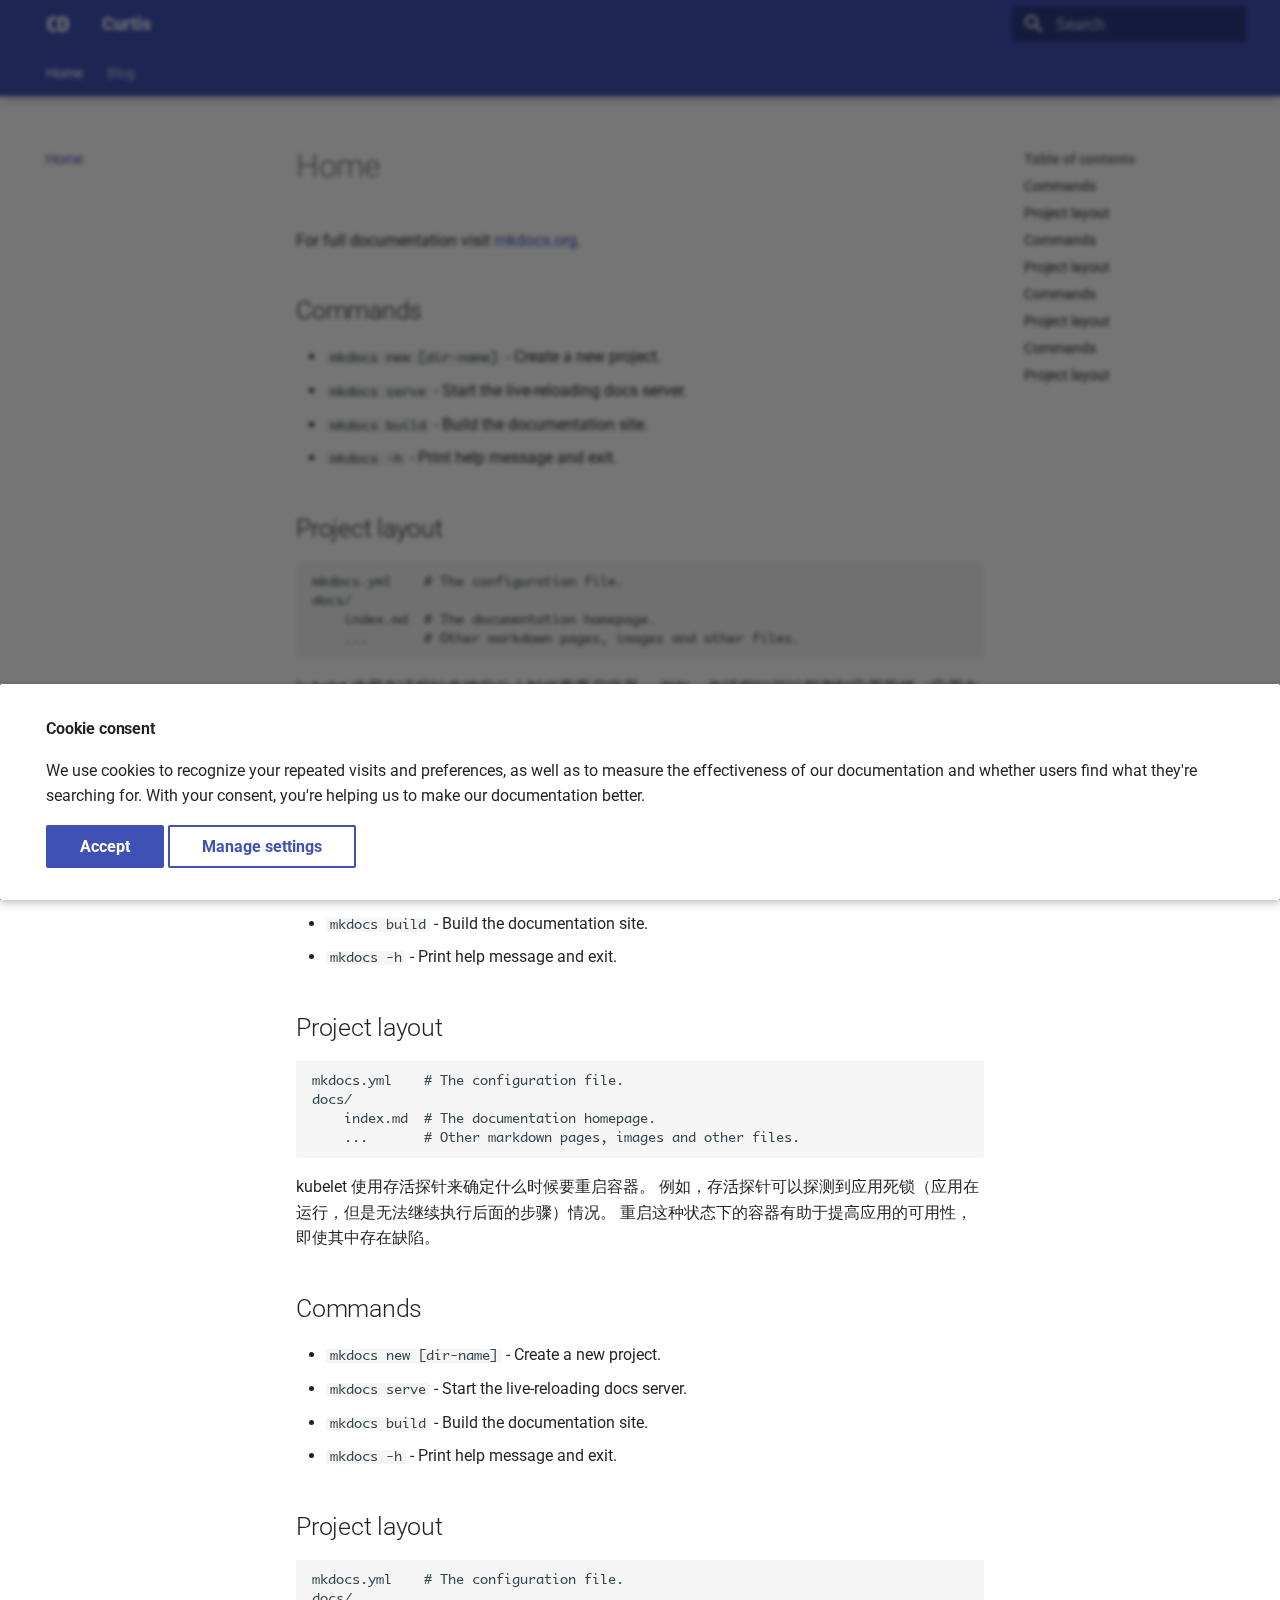
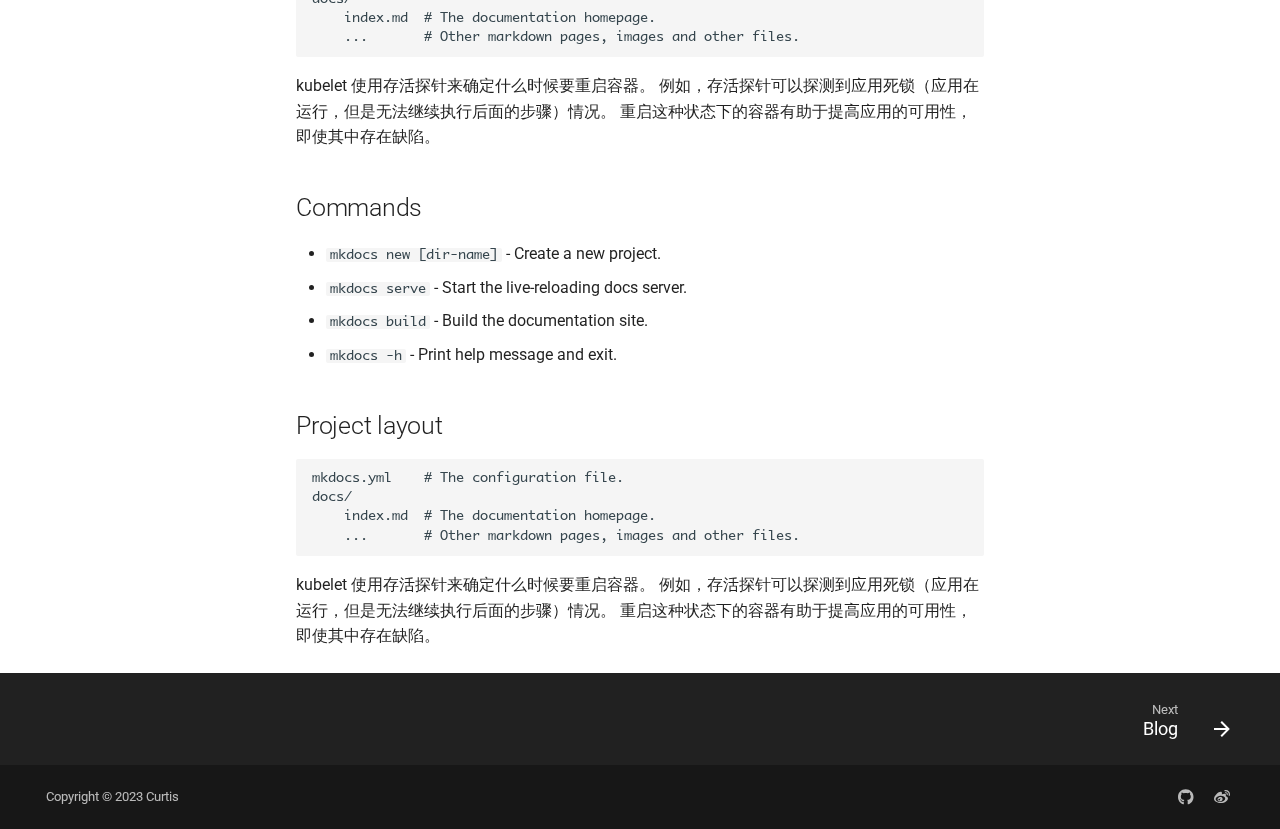
<file: site/index.html>
<!doctype html>
<html lang="en" class="no-js">
  <head>
    
      <meta charset="utf-8">
      <meta name="viewport" content="width=device-width,initial-scale=1">
      
      
      
      
      
        <link rel="next" href="blog/">
      
      
        <link rel="alternate" type="application/rss+xml" title="RSS feed" href="feed_rss_created.xml">
        <link rel="alternate" type="application/rss+xml" title="RSS feed of updated content" href="feed_rss_updated.xml">
      
      <link rel="icon" href="images/favicon.png">
      <meta name="generator" content="mkdocs-1.5.3, mkdocs-material-9.4.5">
    
    
      
        <title>Curtis</title>
      
    
    
      <link rel="stylesheet" href="assets/stylesheets/main.6a10b989.min.css">
      
      


    
    
      
    
    
      
        
        
        <link rel="preconnect" href="https://fonts.gstatic.com" crossorigin>
        <link rel="stylesheet" href="https://fonts.googleapis.com/css?family=Roboto:300,300i,400,400i,700,700i%7CRoboto+Mono:400,400i,700,700i&display=fallback">
        <style>:root{--md-text-font:"Roboto";--md-code-font:"Roboto Mono"}</style>
      
    
    
      <link rel="stylesheet" href="stylesheets/extra.css">
    
    <script>__md_scope=new URL(".",location),__md_hash=e=>[...e].reduce((e,_)=>(e<<5)-e+_.charCodeAt(0),0),__md_get=(e,_=localStorage,t=__md_scope)=>JSON.parse(_.getItem(t.pathname+"."+e)),__md_set=(e,_,t=localStorage,a=__md_scope)=>{try{t.setItem(a.pathname+"."+e,JSON.stringify(_))}catch(e){}}</script>
    
      
  


  
  

<script id="__analytics">function __md_analytics(){function n(){dataLayer.push(arguments)}window.dataLayer=window.dataLayer||[],n("js",new Date),n("config","G-XXXXXXXXXX"),document.addEventListener("DOMContentLoaded",function(){document.forms.search&&document.forms.search.query.addEventListener("blur",function(){this.value&&n("event","search",{search_term:this.value})}),document$.subscribe(function(){var a=document.forms.feedback;if(void 0!==a)for(var e of a.querySelectorAll("[type=submit]"))e.addEventListener("click",function(e){e.preventDefault();var t=document.location.pathname,e=this.getAttribute("data-md-value");n("event","feedback",{page:t,data:e}),a.firstElementChild.disabled=!0;e=a.querySelector(".md-feedback__note [data-md-value='"+e+"']");e&&(e.hidden=!1)}),a.hidden=!1}),location$.subscribe(function(e){n("config","G-XXXXXXXXXX",{page_path:e.pathname})})});var e=document.createElement("script");e.async=!0,e.src="https://www.googletagmanager.com/gtag/js?id=G-XXXXXXXXXX",document.getElementById("__analytics").insertAdjacentElement("afterEnd",e)}</script>
  
    <script>var consent;"undefined"==typeof __md_analytics||(consent=__md_get("__consent"))&&consent.analytics&&__md_analytics()</script>
  

    
    
    
  </head>
  
  
    <body dir="ltr">
  
    
    
      <script>var palette=__md_get("__palette");if(palette&&"object"==typeof palette.color)for(var key of Object.keys(palette.color))document.body.setAttribute("data-md-color-"+key,palette.color[key])</script>
    
    <input class="md-toggle" data-md-toggle="drawer" type="checkbox" id="__drawer" autocomplete="off">
    <input class="md-toggle" data-md-toggle="search" type="checkbox" id="__search" autocomplete="off">
    <label class="md-overlay" for="__drawer"></label>
    <div data-md-component="skip">
      
        
        <a href="#home" class="md-skip">
          Skip to content
        </a>
      
    </div>
    <div data-md-component="announce">
      
    </div>
    
    
      

  

<header class="md-header md-header--shadow md-header--lifted" data-md-component="header">
  <nav class="md-header__inner md-grid" aria-label="Header">
    <a href="." title="Curtis" class="md-header__button md-logo" aria-label="Curtis" data-md-component="logo">
      
  <img src="images/logo.png" alt="logo">

    </a>
    <label class="md-header__button md-icon" for="__drawer">
      
      <svg xmlns="http://www.w3.org/2000/svg" viewBox="0 0 24 24"><path d="M3 6h18v2H3V6m0 5h18v2H3v-2m0 5h18v2H3v-2Z"/></svg>
    </label>
    <div class="md-header__title" data-md-component="header-title">
      <div class="md-header__ellipsis">
        <div class="md-header__topic">
          <span class="md-ellipsis">
            Curtis
          </span>
        </div>
        <div class="md-header__topic" data-md-component="header-topic">
          <span class="md-ellipsis">
            
              Home
            
          </span>
        </div>
      </div>
    </div>
    
    
    
      <label class="md-header__button md-icon" for="__search">
        
        <svg xmlns="http://www.w3.org/2000/svg" viewBox="0 0 24 24"><path d="M9.5 3A6.5 6.5 0 0 1 16 9.5c0 1.61-.59 3.09-1.56 4.23l.27.27h.79l5 5-1.5 1.5-5-5v-.79l-.27-.27A6.516 6.516 0 0 1 9.5 16 6.5 6.5 0 0 1 3 9.5 6.5 6.5 0 0 1 9.5 3m0 2C7 5 5 7 5 9.5S7 14 9.5 14 14 12 14 9.5 12 5 9.5 5Z"/></svg>
      </label>
      <div class="md-search" data-md-component="search" role="dialog">
  <label class="md-search__overlay" for="__search"></label>
  <div class="md-search__inner" role="search">
    <form class="md-search__form" name="search">
      <input type="text" class="md-search__input" name="query" aria-label="Search" placeholder="Search" autocapitalize="off" autocorrect="off" autocomplete="off" spellcheck="false" data-md-component="search-query" required>
      <label class="md-search__icon md-icon" for="__search">
        
        <svg xmlns="http://www.w3.org/2000/svg" viewBox="0 0 24 24"><path d="M9.5 3A6.5 6.5 0 0 1 16 9.5c0 1.61-.59 3.09-1.56 4.23l.27.27h.79l5 5-1.5 1.5-5-5v-.79l-.27-.27A6.516 6.516 0 0 1 9.5 16 6.5 6.5 0 0 1 3 9.5 6.5 6.5 0 0 1 9.5 3m0 2C7 5 5 7 5 9.5S7 14 9.5 14 14 12 14 9.5 12 5 9.5 5Z"/></svg>
        
        <svg xmlns="http://www.w3.org/2000/svg" viewBox="0 0 24 24"><path d="M20 11v2H8l5.5 5.5-1.42 1.42L4.16 12l7.92-7.92L13.5 5.5 8 11h12Z"/></svg>
      </label>
      <nav class="md-search__options" aria-label="Search">
        
          <a href="javascript:void(0)" class="md-search__icon md-icon" title="Share" aria-label="Share" data-clipboard data-clipboard-text="" data-md-component="search-share" tabindex="-1">
            
            <svg xmlns="http://www.w3.org/2000/svg" viewBox="0 0 24 24"><path d="M18 16.08c-.76 0-1.44.3-1.96.77L8.91 12.7c.05-.23.09-.46.09-.7 0-.24-.04-.47-.09-.7l7.05-4.11c.54.5 1.25.81 2.04.81a3 3 0 0 0 3-3 3 3 0 0 0-3-3 3 3 0 0 0-3 3c0 .24.04.47.09.7L8.04 9.81C7.5 9.31 6.79 9 6 9a3 3 0 0 0-3 3 3 3 0 0 0 3 3c.79 0 1.5-.31 2.04-.81l7.12 4.15c-.05.21-.08.43-.08.66 0 1.61 1.31 2.91 2.92 2.91 1.61 0 2.92-1.3 2.92-2.91A2.92 2.92 0 0 0 18 16.08Z"/></svg>
          </a>
        
        <button type="reset" class="md-search__icon md-icon" title="Clear" aria-label="Clear" tabindex="-1">
          
          <svg xmlns="http://www.w3.org/2000/svg" viewBox="0 0 24 24"><path d="M19 6.41 17.59 5 12 10.59 6.41 5 5 6.41 10.59 12 5 17.59 6.41 19 12 13.41 17.59 19 19 17.59 13.41 12 19 6.41Z"/></svg>
        </button>
      </nav>
      
        <div class="md-search__suggest" data-md-component="search-suggest"></div>
      
    </form>
    <div class="md-search__output">
      <div class="md-search__scrollwrap" data-md-scrollfix>
        <div class="md-search-result" data-md-component="search-result">
          <div class="md-search-result__meta">
            Initializing search
          </div>
          <ol class="md-search-result__list" role="presentation"></ol>
        </div>
      </div>
    </div>
  </div>
</div>
    
    
  </nav>
  
    
      
<nav class="md-tabs" aria-label="Tabs" data-md-component="tabs">
  <div class="md-grid">
    <ul class="md-tabs__list">
      
        
  
  
    
  
  
    <li class="md-tabs__item md-tabs__item--active">
      <a href="." class="md-tabs__link">
        
  
    
  
  Home

      </a>
    </li>
  

      
        
  
  
  
    
    
      <li class="md-tabs__item">
        <a href="blog/" class="md-tabs__link">
          
  
  Blog

        </a>
      </li>
    
  

      
    </ul>
  </div>
</nav>
    
  
</header>
    
    <div class="md-container" data-md-component="container">
      
      
        
      
      <main class="md-main" data-md-component="main">
        <div class="md-main__inner md-grid">
          
            
              
              <div class="md-sidebar md-sidebar--primary" data-md-component="sidebar" data-md-type="navigation" >
                <div class="md-sidebar__scrollwrap">
                  <div class="md-sidebar__inner">
                    


  


<nav class="md-nav md-nav--primary md-nav--lifted" aria-label="Navigation" data-md-level="0">
  <label class="md-nav__title" for="__drawer">
    <a href="." title="Curtis" class="md-nav__button md-logo" aria-label="Curtis" data-md-component="logo">
      
  <img src="images/logo.png" alt="logo">

    </a>
    Curtis
  </label>
  
  <ul class="md-nav__list" data-md-scrollfix>
    
      
      
  
  
    
  
  
    <li class="md-nav__item md-nav__item--active">
      
      <input class="md-nav__toggle md-toggle" type="checkbox" id="__toc">
      
      
        
      
      
        <label class="md-nav__link md-nav__link--active" for="__toc">
          
  
  <span class="md-ellipsis">
    Home
  </span>
  

          <span class="md-nav__icon md-icon"></span>
        </label>
      
      <a href="." class="md-nav__link md-nav__link--active">
        
  
  <span class="md-ellipsis">
    Home
  </span>
  

      </a>
      
        

<nav class="md-nav md-nav--secondary" aria-label="Table of contents">
  
  
  
    
  
  
    <label class="md-nav__title" for="__toc">
      <span class="md-nav__icon md-icon"></span>
      Table of contents
    </label>
    <ul class="md-nav__list" data-md-component="toc" data-md-scrollfix>
      
        <li class="md-nav__item">
  <a href="#commands" class="md-nav__link">
    Commands
  </a>
  
</li>
      
        <li class="md-nav__item">
  <a href="#project-layout" class="md-nav__link">
    Project layout
  </a>
  
</li>
      
        <li class="md-nav__item">
  <a href="#commands_1" class="md-nav__link">
    Commands
  </a>
  
</li>
      
        <li class="md-nav__item">
  <a href="#project-layout_1" class="md-nav__link">
    Project layout
  </a>
  
</li>
      
        <li class="md-nav__item">
  <a href="#commands_2" class="md-nav__link">
    Commands
  </a>
  
</li>
      
        <li class="md-nav__item">
  <a href="#project-layout_2" class="md-nav__link">
    Project layout
  </a>
  
</li>
      
        <li class="md-nav__item">
  <a href="#commands_3" class="md-nav__link">
    Commands
  </a>
  
</li>
      
        <li class="md-nav__item">
  <a href="#project-layout_3" class="md-nav__link">
    Project layout
  </a>
  
</li>
      
    </ul>
  
</nav>
      
    </li>
  

    
      
      
  
  
  
    
    
    
    
    
      
      
    
    <li class="md-nav__item md-nav__item--section md-nav__item--nested">
      
        
        
        
          
        
        <input class="md-nav__toggle md-toggle md-toggle--indeterminate" type="checkbox" id="__nav_2" >
        
          
          <label class="md-nav__link" for="__nav_2" id="__nav_2_label" tabindex="">
            
  
  <span class="md-ellipsis">
    Blog
  </span>
  

            <span class="md-nav__icon md-icon"></span>
          </label>
        
        <nav class="md-nav" data-md-level="1" aria-labelledby="__nav_2_label" aria-expanded="false">
          <label class="md-nav__title" for="__nav_2">
            <span class="md-nav__icon md-icon"></span>
            Blog
          </label>
          <ul class="md-nav__list" data-md-scrollfix>
            
              
                
  
  
  
    <li class="md-nav__item">
      <a href="blog/" class="md-nav__link">
        
  
  <span class="md-ellipsis">
    Blog
  </span>
  

      </a>
    </li>
  

              
            
              
                
  
  
  
    
    
    
    
    
      
      
    
    <li class="md-nav__item md-nav__item--section md-nav__item--nested">
      
        
        
        
          
        
        <input class="md-nav__toggle md-toggle md-toggle--indeterminate" type="checkbox" id="__nav_2_2" >
        
          
          <label class="md-nav__link" for="__nav_2_2" id="__nav_2_2_label" tabindex="">
            
  
  <span class="md-ellipsis">
    Archive
  </span>
  

            <span class="md-nav__icon md-icon"></span>
          </label>
        
        <nav class="md-nav" data-md-level="2" aria-labelledby="__nav_2_2_label" aria-expanded="false">
          <label class="md-nav__title" for="__nav_2_2">
            <span class="md-nav__icon md-icon"></span>
            Archive
          </label>
          <ul class="md-nav__list" data-md-scrollfix>
            
              
                
  
  
  
    <li class="md-nav__item">
      <a href="blog/archive/2023/" class="md-nav__link">
        
  
  <span class="md-ellipsis">
    2023
  </span>
  

      </a>
    </li>
  

              
            
          </ul>
        </nav>
      
    </li>
  

              
            
              
                
  
  
  
    
    
    
    
    
      
      
    
    <li class="md-nav__item md-nav__item--section md-nav__item--nested">
      
        
        
        
          
        
        <input class="md-nav__toggle md-toggle md-toggle--indeterminate" type="checkbox" id="__nav_2_3" >
        
          
          <label class="md-nav__link" for="__nav_2_3" id="__nav_2_3_label" tabindex="">
            
  
  <span class="md-ellipsis">
    Categories
  </span>
  

            <span class="md-nav__icon md-icon"></span>
          </label>
        
        <nav class="md-nav" data-md-level="2" aria-labelledby="__nav_2_3_label" aria-expanded="false">
          <label class="md-nav__title" for="__nav_2_3">
            <span class="md-nav__icon md-icon"></span>
            Categories
          </label>
          <ul class="md-nav__list" data-md-scrollfix>
            
              
                
  
  
  
    <li class="md-nav__item">
      <a href="blog/category/hello/" class="md-nav__link">
        
  
  <span class="md-ellipsis">
    Hello
  </span>
  

      </a>
    </li>
  

              
            
              
                
  
  
  
    <li class="md-nav__item">
      <a href="blog/category/world/" class="md-nav__link">
        
  
  <span class="md-ellipsis">
    World
  </span>
  

      </a>
    </li>
  

              
            
          </ul>
        </nav>
      
    </li>
  

              
            
          </ul>
        </nav>
      
    </li>
  

    
  </ul>
</nav>
                  </div>
                </div>
              </div>
            
            
              
              <div class="md-sidebar md-sidebar--secondary" data-md-component="sidebar" data-md-type="toc" >
                <div class="md-sidebar__scrollwrap">
                  <div class="md-sidebar__inner">
                    

<nav class="md-nav md-nav--secondary" aria-label="Table of contents">
  
  
  
    
  
  
    <label class="md-nav__title" for="__toc">
      <span class="md-nav__icon md-icon"></span>
      Table of contents
    </label>
    <ul class="md-nav__list" data-md-component="toc" data-md-scrollfix>
      
        <li class="md-nav__item">
  <a href="#commands" class="md-nav__link">
    Commands
  </a>
  
</li>
      
        <li class="md-nav__item">
  <a href="#project-layout" class="md-nav__link">
    Project layout
  </a>
  
</li>
      
        <li class="md-nav__item">
  <a href="#commands_1" class="md-nav__link">
    Commands
  </a>
  
</li>
      
        <li class="md-nav__item">
  <a href="#project-layout_1" class="md-nav__link">
    Project layout
  </a>
  
</li>
      
        <li class="md-nav__item">
  <a href="#commands_2" class="md-nav__link">
    Commands
  </a>
  
</li>
      
        <li class="md-nav__item">
  <a href="#project-layout_2" class="md-nav__link">
    Project layout
  </a>
  
</li>
      
        <li class="md-nav__item">
  <a href="#commands_3" class="md-nav__link">
    Commands
  </a>
  
</li>
      
        <li class="md-nav__item">
  <a href="#project-layout_3" class="md-nav__link">
    Project layout
  </a>
  
</li>
      
    </ul>
  
</nav>
                  </div>
                </div>
              </div>
            
          
          
            <div class="md-content" data-md-component="content">
              <article class="md-content__inner md-typeset">
                
                  


<h1 id="home">Home</h1>
<p>For full documentation visit <a href="https://www.mkdocs.org">mkdocs.org</a>.</p>
<h2 id="commands">Commands</h2>
<ul>
<li><code>mkdocs new [dir-name]</code> - Create a new project.</li>
<li><code>mkdocs serve</code> - Start the live-reloading docs server.</li>
<li><code>mkdocs build</code> - Build the documentation site.</li>
<li><code>mkdocs -h</code> - Print help message and exit.</li>
</ul>
<h2 id="project-layout">Project layout</h2>
<pre><code>mkdocs.yml    # The configuration file.
docs/
    index.md  # The documentation homepage.
    ...       # Other markdown pages, images and other files.
</code></pre>
<p>kubelet 使用存活探针来确定什么时候要重启容器。 例如，存活探针可以探测到应用死锁（应用在运行，但是无法继续执行后面的步骤）情况。 重启这种状态下的容器有助于提高应用的可用性，即使其中存在缺陷。</p>
<h2 id="commands_1">Commands</h2>
<ul>
<li><code>mkdocs new [dir-name]</code> - Create a new project.</li>
<li><code>mkdocs serve</code> - Start the live-reloading docs server.</li>
<li><code>mkdocs build</code> - Build the documentation site.</li>
<li><code>mkdocs -h</code> - Print help message and exit.</li>
</ul>
<h2 id="project-layout_1">Project layout</h2>
<pre><code>mkdocs.yml    # The configuration file.
docs/
    index.md  # The documentation homepage.
    ...       # Other markdown pages, images and other files.
</code></pre>
<p>kubelet 使用存活探针来确定什么时候要重启容器。 例如，存活探针可以探测到应用死锁（应用在运行，但是无法继续执行后面的步骤）情况。 重启这种状态下的容器有助于提高应用的可用性，即使其中存在缺陷。</p>
<h2 id="commands_2">Commands</h2>
<ul>
<li><code>mkdocs new [dir-name]</code> - Create a new project.</li>
<li><code>mkdocs serve</code> - Start the live-reloading docs server.</li>
<li><code>mkdocs build</code> - Build the documentation site.</li>
<li><code>mkdocs -h</code> - Print help message and exit.</li>
</ul>
<h2 id="project-layout_2">Project layout</h2>
<pre><code>mkdocs.yml    # The configuration file.
docs/
    index.md  # The documentation homepage.
    ...       # Other markdown pages, images and other files.
</code></pre>
<p>kubelet 使用存活探针来确定什么时候要重启容器。 例如，存活探针可以探测到应用死锁（应用在运行，但是无法继续执行后面的步骤）情况。 重启这种状态下的容器有助于提高应用的可用性，即使其中存在缺陷。</p>
<h2 id="commands_3">Commands</h2>
<ul>
<li><code>mkdocs new [dir-name]</code> - Create a new project.</li>
<li><code>mkdocs serve</code> - Start the live-reloading docs server.</li>
<li><code>mkdocs build</code> - Build the documentation site.</li>
<li><code>mkdocs -h</code> - Print help message and exit.</li>
</ul>
<h2 id="project-layout_3">Project layout</h2>
<pre><code>mkdocs.yml    # The configuration file.
docs/
    index.md  # The documentation homepage.
    ...       # Other markdown pages, images and other files.
</code></pre>
<p>kubelet 使用存活探针来确定什么时候要重启容器。 例如，存活探针可以探测到应用死锁（应用在运行，但是无法继续执行后面的步骤）情况。 重启这种状态下的容器有助于提高应用的可用性，即使其中存在缺陷。</p>


  



  <form class="md-feedback" name="feedback" hidden>
    <fieldset>
      <legend class="md-feedback__title">
        Was this page helpful?
      </legend>
      <div class="md-feedback__inner">
        <div class="md-feedback__list">
          
            <button class="md-feedback__icon md-icon" type="submit" title="This page was helpful" data-md-value="1">
              <svg xmlns="http://www.w3.org/2000/svg" viewBox="0 0 24 24"><path d="M20 12a8 8 0 0 0-8-8 8 8 0 0 0-8 8 8 8 0 0 0 8 8 8 8 0 0 0 8-8m2 0a10 10 0 0 1-10 10A10 10 0 0 1 2 12 10 10 0 0 1 12 2a10 10 0 0 1 10 10M10 9.5c0 .8-.7 1.5-1.5 1.5S7 10.3 7 9.5 7.7 8 8.5 8s1.5.7 1.5 1.5m7 0c0 .8-.7 1.5-1.5 1.5S14 10.3 14 9.5 14.7 8 15.5 8s1.5.7 1.5 1.5m-5 7.73c-1.75 0-3.29-.73-4.19-1.81L9.23 14c.45.72 1.52 1.23 2.77 1.23s2.32-.51 2.77-1.23l1.42 1.42c-.9 1.08-2.44 1.81-4.19 1.81Z"/></svg>
            </button>
          
            <button class="md-feedback__icon md-icon" type="submit" title="This page could be improved" data-md-value="0">
              <svg xmlns="http://www.w3.org/2000/svg" viewBox="0 0 24 24"><path d="M20 12a8 8 0 0 0-8-8 8 8 0 0 0-8 8 8 8 0 0 0 8 8 8 8 0 0 0 8-8m2 0a10 10 0 0 1-10 10A10 10 0 0 1 2 12 10 10 0 0 1 12 2a10 10 0 0 1 10 10m-6.5-4c.8 0 1.5.7 1.5 1.5s-.7 1.5-1.5 1.5-1.5-.7-1.5-1.5.7-1.5 1.5-1.5M10 9.5c0 .8-.7 1.5-1.5 1.5S7 10.3 7 9.5 7.7 8 8.5 8s1.5.7 1.5 1.5m2 4.5c1.75 0 3.29.72 4.19 1.81l-1.42 1.42C14.32 16.5 13.25 16 12 16s-2.32.5-2.77 1.23l-1.42-1.42C8.71 14.72 10.25 14 12 14Z"/></svg>
            </button>
          
        </div>
        <div class="md-feedback__note">
          
            <div data-md-value="1" hidden>
              
              
                
              
              Thanks for your feedback!
            </div>
          
            <div data-md-value="0" hidden>
              
              
                
              
              Thanks for your feedback! Help us improve this page by using our <a href="..." target="_blank" rel="noopener">feedback form</a>.
            </div>
          
        </div>
      </div>
    </fieldset>
  </form>


                
              </article>
            </div>
          
          
        </div>
        
          <button type="button" class="md-top md-icon" data-md-component="top" hidden>
  
  <svg xmlns="http://www.w3.org/2000/svg" viewBox="0 0 24 24"><path d="M13 20h-2V8l-5.5 5.5-1.42-1.42L12 4.16l7.92 7.92-1.42 1.42L13 8v12Z"/></svg>
  Back to top
</button>
        
      </main>
      
        <footer class="md-footer">
  
    
      
      <nav class="md-footer__inner md-grid" aria-label="Footer" >
        
        
          
          <a href="blog/" class="md-footer__link md-footer__link--next" aria-label="Next: Blog">
            <div class="md-footer__title">
              <span class="md-footer__direction">
                Next
              </span>
              <div class="md-ellipsis">
                Blog
              </div>
            </div>
            <div class="md-footer__button md-icon">
              
              <svg xmlns="http://www.w3.org/2000/svg" viewBox="0 0 24 24"><path d="M4 11v2h12l-5.5 5.5 1.42 1.42L19.84 12l-7.92-7.92L10.5 5.5 16 11H4Z"/></svg>
            </div>
          </a>
        
      </nav>
    
  
  <div class="md-footer-meta md-typeset">
    <div class="md-footer-meta__inner md-grid">
      <div class="md-copyright">
  
    <div class="md-copyright__highlight">
      Copyright &copy; 2023 Curtis
    </div>
  
  
</div>
      
        <div class="md-social">
  
    
    
    
    
    <a href="https://github.com/ckcd" target="_blank" rel="noopener" title="GitHub" class="md-social__link">
      <svg xmlns="http://www.w3.org/2000/svg" viewBox="0 0 496 512"><!--! Font Awesome Free 6.4.2 by @fontawesome - https://fontawesome.com License - https://fontawesome.com/license/free (Icons: CC BY 4.0, Fonts: SIL OFL 1.1, Code: MIT License) Copyright 2023 Fonticons, Inc.--><path d="M165.9 397.4c0 2-2.3 3.6-5.2 3.6-3.3.3-5.6-1.3-5.6-3.6 0-2 2.3-3.6 5.2-3.6 3-.3 5.6 1.3 5.6 3.6zm-31.1-4.5c-.7 2 1.3 4.3 4.3 4.9 2.6 1 5.6 0 6.2-2s-1.3-4.3-4.3-5.2c-2.6-.7-5.5.3-6.2 2.3zm44.2-1.7c-2.9.7-4.9 2.6-4.6 4.9.3 2 2.9 3.3 5.9 2.6 2.9-.7 4.9-2.6 4.6-4.6-.3-1.9-3-3.2-5.9-2.9zM244.8 8C106.1 8 0 113.3 0 252c0 110.9 69.8 205.8 169.5 239.2 12.8 2.3 17.3-5.6 17.3-12.1 0-6.2-.3-40.4-.3-61.4 0 0-70 15-84.7-29.8 0 0-11.4-29.1-27.8-36.6 0 0-22.9-15.7 1.6-15.4 0 0 24.9 2 38.6 25.8 21.9 38.6 58.6 27.5 72.9 20.9 2.3-16 8.8-27.1 16-33.7-55.9-6.2-112.3-14.3-112.3-110.5 0-27.5 7.6-41.3 23.6-58.9-2.6-6.5-11.1-33.3 2.6-67.9 20.9-6.5 69 27 69 27 20-5.6 41.5-8.5 62.8-8.5s42.8 2.9 62.8 8.5c0 0 48.1-33.6 69-27 13.7 34.7 5.2 61.4 2.6 67.9 16 17.7 25.8 31.5 25.8 58.9 0 96.5-58.9 104.2-114.8 110.5 9.2 7.9 17 22.9 17 46.4 0 33.7-.3 75.4-.3 83.6 0 6.5 4.6 14.4 17.3 12.1C428.2 457.8 496 362.9 496 252 496 113.3 383.5 8 244.8 8zM97.2 352.9c-1.3 1-1 3.3.7 5.2 1.6 1.6 3.9 2.3 5.2 1 1.3-1 1-3.3-.7-5.2-1.6-1.6-3.9-2.3-5.2-1zm-10.8-8.1c-.7 1.3.3 2.9 2.3 3.9 1.6 1 3.6.7 4.3-.7.7-1.3-.3-2.9-2.3-3.9-2-.6-3.6-.3-4.3.7zm32.4 35.6c-1.6 1.3-1 4.3 1.3 6.2 2.3 2.3 5.2 2.6 6.5 1 1.3-1.3.7-4.3-1.3-6.2-2.2-2.3-5.2-2.6-6.5-1zm-11.4-14.7c-1.6 1-1.6 3.6 0 5.9 1.6 2.3 4.3 3.3 5.6 2.3 1.6-1.3 1.6-3.9 0-6.2-1.4-2.3-4-3.3-5.6-2z"/></svg>
    </a>
  
    
    
    
    
    <a href="https://weibo.com/CnisXi" target="_blank" rel="noopener" title="Weibo" class="md-social__link">
      <svg xmlns="http://www.w3.org/2000/svg" viewBox="0 0 512 512"><!--! Font Awesome Free 6.4.2 by @fontawesome - https://fontawesome.com License - https://fontawesome.com/license/free (Icons: CC BY 4.0, Fonts: SIL OFL 1.1, Code: MIT License) Copyright 2023 Fonticons, Inc.--><path d="M407 177.6c7.6-24-13.4-46.8-37.4-41.7-22 4.8-28.8-28.1-7.1-32.8 50.1-10.9 92.3 37.1 76.5 84.8-6.8 21.2-38.8 10.8-32-10.3zM214.8 446.7C108.5 446.7 0 395.3 0 310.4c0-44.3 28-95.4 76.3-143.7C176 67 279.5 65.8 249.9 161c-4 13.1 12.3 5.7 12.3 6 79.5-33.6 140.5-16.8 114 51.4-3.7 9.4 1.1 10.9 8.3 13.1 135.7 42.3 34.8 215.2-169.7 215.2zm143.7-146.3c-5.4-55.7-78.5-94-163.4-85.7-84.8 8.6-148.8 60.3-143.4 116s78.5 94 163.4 85.7c84.8-8.6 148.8-60.3 143.4-116zM347.9 35.1c-25.9 5.6-16.8 43.7 8.3 38.3 72.3-15.2 134.8 52.8 111.7 124-7.4 24.2 29.1 37 37.4 12 31.9-99.8-55.1-195.9-157.4-174.3zm-78.5 311c-17.1 38.8-66.8 60-109.1 46.3-40.8-13.1-58-53.4-40.3-89.7 17.7-35.4 63.1-55.4 103.4-45.1 42 10.8 63.1 50.2 46 88.5zm-86.3-30c-12.9-5.4-30 .3-38 12.9-8.3 12.9-4.3 28 8.6 34 13.1 6 30.8.3 39.1-12.9 8-13.1 3.7-28.3-9.7-34zm32.6-13.4c-5.1-1.7-11.4.6-14.3 5.4-2.9 5.1-1.4 10.6 3.7 12.9 5.1 2 11.7-.3 14.6-5.4 2.8-5.2 1.1-10.9-4-12.9z"/></svg>
    </a>
  
</div>
      
    </div>
  </div>
</footer>
      
    </div>
    <div class="md-dialog" data-md-component="dialog">
      <div class="md-dialog__inner md-typeset"></div>
    </div>
    
    
      <div class="md-consent" data-md-component="consent" id="__consent" hidden>
        <div class="md-consent__overlay"></div>
        <aside class="md-consent__inner">
          <form class="md-consent__form md-grid md-typeset" name="consent">
            

  
    
  




  


<h4>Cookie consent</h4>
<p>We use cookies to recognize your repeated visits and preferences, as well as to measure the effectiveness of our documentation and whether users find what they're searching for. With your consent, you're helping us to make our documentation better.</p>
<input class="md-toggle" type="checkbox" id="__settings" >
<div class="md-consent__settings">
  <ul class="task-list">
    
      
      
        
        
      
      <li class="task-list-item">
        <label class="task-list-control">
          <input type="checkbox" name="analytics" checked>
          <span class="task-list-indicator"></span>
          Google Analytics
        </label>
      </li>
    
  </ul>
</div>
<div class="md-consent__controls">
  
    
      <button class="md-button md-button--primary">Accept</button>
    
    
    
  
    
    
    
      <label class="md-button" for="__settings">Manage settings</label>
    
  
</div>
          </form>
        </aside>
      </div>
      <script>var consent=__md_get("__consent");if(consent)for(var input of document.forms.consent.elements)input.name&&(input.checked=consent[input.name]||!1);else"file:"!==location.protocol&&setTimeout(function(){document.querySelector("[data-md-component=consent]").hidden=!1},250);var action,form=document.forms.consent;for(action of["submit","reset"])form.addEventListener(action,function(e){if(e.preventDefault(),"reset"===e.type)for(var n of document.forms.consent.elements)n.name&&(n.checked=!1);__md_set("__consent",Object.fromEntries(Array.from(new FormData(form).keys()).map(function(e){return[e,!0]}))),location.hash="",location.reload()})</script>
    
    <script id="__config" type="application/json">{"base": ".", "features": ["navigation.footer", "header.autohide", "navigation.tabs", "navigation.tabs.sticky", "navigation.sections", "navigation.expand", "navigation.path", "navigation.top", "search.suggest", "search.highlight", "search.share"], "search": "assets/javascripts/workers/search.f886a092.min.js", "translations": {"clipboard.copied": "Copied to clipboard", "clipboard.copy": "Copy to clipboard", "search.result.more.one": "1 more on this page", "search.result.more.other": "# more on this page", "search.result.none": "No matching documents", "search.result.one": "1 matching document", "search.result.other": "# matching documents", "search.result.placeholder": "Type to start searching", "search.result.term.missing": "Missing", "select.version": "Select version"}}</script>
    
    
      <script src="assets/javascripts/bundle.aecac24b.min.js"></script>
      
    
  </body>
</html>
</file>
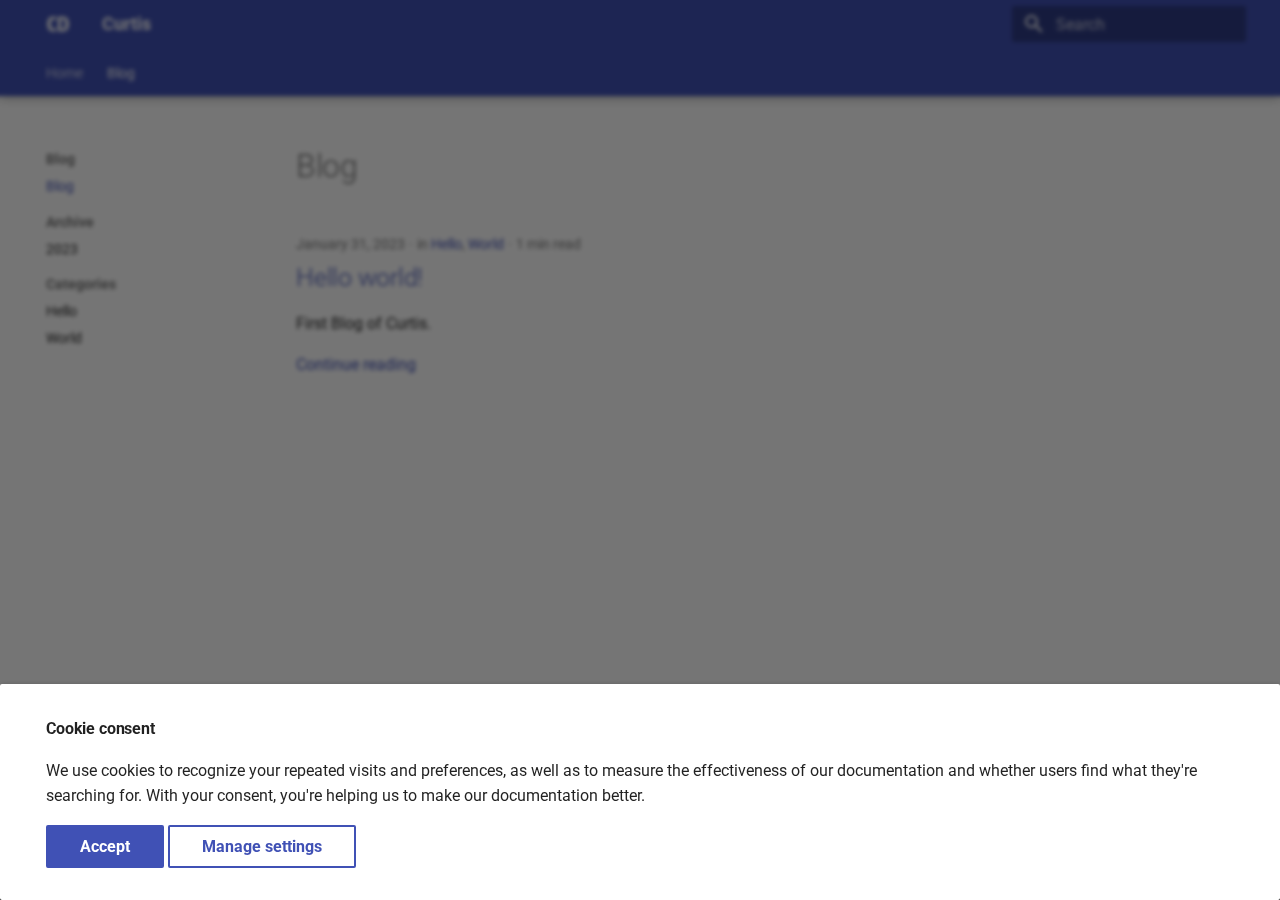
<file: site/blog/index.html>
<!doctype html>
<html lang="en" class="no-js">
  <head>
    
      <meta charset="utf-8">
      <meta name="viewport" content="width=device-width,initial-scale=1">
      
      
      
      
        <link rel="prev" href="..">
      
      
        <link rel="next" href="category/hello/">
      
      
        <link rel="alternate" type="application/rss+xml" title="RSS feed" href="../feed_rss_created.xml">
        <link rel="alternate" type="application/rss+xml" title="RSS feed of updated content" href="../feed_rss_updated.xml">
      
      <link rel="icon" href="../images/favicon.png">
      <meta name="generator" content="mkdocs-1.5.3, mkdocs-material-9.4.5">
    
    
      
        <title>Blog - Curtis</title>
      
    
    
      <link rel="stylesheet" href="../assets/stylesheets/main.6a10b989.min.css">
      
      


    
    
      
    
    
      
        
        
        <link rel="preconnect" href="https://fonts.gstatic.com" crossorigin>
        <link rel="stylesheet" href="https://fonts.googleapis.com/css?family=Roboto:300,300i,400,400i,700,700i%7CRoboto+Mono:400,400i,700,700i&display=fallback">
        <style>:root{--md-text-font:"Roboto";--md-code-font:"Roboto Mono"}</style>
      
    
    
      <link rel="stylesheet" href="../stylesheets/extra.css">
    
    <script>__md_scope=new URL("..",location),__md_hash=e=>[...e].reduce((e,_)=>(e<<5)-e+_.charCodeAt(0),0),__md_get=(e,_=localStorage,t=__md_scope)=>JSON.parse(_.getItem(t.pathname+"."+e)),__md_set=(e,_,t=localStorage,a=__md_scope)=>{try{t.setItem(a.pathname+"."+e,JSON.stringify(_))}catch(e){}}</script>
    
      
  


  
  

<script id="__analytics">function __md_analytics(){function n(){dataLayer.push(arguments)}window.dataLayer=window.dataLayer||[],n("js",new Date),n("config","G-XXXXXXXXXX"),document.addEventListener("DOMContentLoaded",function(){document.forms.search&&document.forms.search.query.addEventListener("blur",function(){this.value&&n("event","search",{search_term:this.value})}),document$.subscribe(function(){var a=document.forms.feedback;if(void 0!==a)for(var e of a.querySelectorAll("[type=submit]"))e.addEventListener("click",function(e){e.preventDefault();var t=document.location.pathname,e=this.getAttribute("data-md-value");n("event","feedback",{page:t,data:e}),a.firstElementChild.disabled=!0;e=a.querySelector(".md-feedback__note [data-md-value='"+e+"']");e&&(e.hidden=!1)}),a.hidden=!1}),location$.subscribe(function(e){n("config","G-XXXXXXXXXX",{page_path:e.pathname})})});var e=document.createElement("script");e.async=!0,e.src="https://www.googletagmanager.com/gtag/js?id=G-XXXXXXXXXX",document.getElementById("__analytics").insertAdjacentElement("afterEnd",e)}</script>
  
    <script>var consent;"undefined"==typeof __md_analytics||(consent=__md_get("__consent"))&&consent.analytics&&__md_analytics()</script>
  

    
    
    
  </head>
  
  
    <body dir="ltr">
  
    
    
      <script>var palette=__md_get("__palette");if(palette&&"object"==typeof palette.color)for(var key of Object.keys(palette.color))document.body.setAttribute("data-md-color-"+key,palette.color[key])</script>
    
    <input class="md-toggle" data-md-toggle="drawer" type="checkbox" id="__drawer" autocomplete="off">
    <input class="md-toggle" data-md-toggle="search" type="checkbox" id="__search" autocomplete="off">
    <label class="md-overlay" for="__drawer"></label>
    <div data-md-component="skip">
      
        
        <a href="#blog" class="md-skip">
          Skip to content
        </a>
      
    </div>
    <div data-md-component="announce">
      
    </div>
    
    
      

  

<header class="md-header md-header--shadow md-header--lifted" data-md-component="header">
  <nav class="md-header__inner md-grid" aria-label="Header">
    <a href=".." title="Curtis" class="md-header__button md-logo" aria-label="Curtis" data-md-component="logo">
      
  <img src="../images/logo.png" alt="logo">

    </a>
    <label class="md-header__button md-icon" for="__drawer">
      
      <svg xmlns="http://www.w3.org/2000/svg" viewBox="0 0 24 24"><path d="M3 6h18v2H3V6m0 5h18v2H3v-2m0 5h18v2H3v-2Z"/></svg>
    </label>
    <div class="md-header__title" data-md-component="header-title">
      <div class="md-header__ellipsis">
        <div class="md-header__topic">
          <span class="md-ellipsis">
            Curtis
          </span>
        </div>
        <div class="md-header__topic" data-md-component="header-topic">
          <span class="md-ellipsis">
            
              Blog
            
          </span>
        </div>
      </div>
    </div>
    
    
    
      <label class="md-header__button md-icon" for="__search">
        
        <svg xmlns="http://www.w3.org/2000/svg" viewBox="0 0 24 24"><path d="M9.5 3A6.5 6.5 0 0 1 16 9.5c0 1.61-.59 3.09-1.56 4.23l.27.27h.79l5 5-1.5 1.5-5-5v-.79l-.27-.27A6.516 6.516 0 0 1 9.5 16 6.5 6.5 0 0 1 3 9.5 6.5 6.5 0 0 1 9.5 3m0 2C7 5 5 7 5 9.5S7 14 9.5 14 14 12 14 9.5 12 5 9.5 5Z"/></svg>
      </label>
      <div class="md-search" data-md-component="search" role="dialog">
  <label class="md-search__overlay" for="__search"></label>
  <div class="md-search__inner" role="search">
    <form class="md-search__form" name="search">
      <input type="text" class="md-search__input" name="query" aria-label="Search" placeholder="Search" autocapitalize="off" autocorrect="off" autocomplete="off" spellcheck="false" data-md-component="search-query" required>
      <label class="md-search__icon md-icon" for="__search">
        
        <svg xmlns="http://www.w3.org/2000/svg" viewBox="0 0 24 24"><path d="M9.5 3A6.5 6.5 0 0 1 16 9.5c0 1.61-.59 3.09-1.56 4.23l.27.27h.79l5 5-1.5 1.5-5-5v-.79l-.27-.27A6.516 6.516 0 0 1 9.5 16 6.5 6.5 0 0 1 3 9.5 6.5 6.5 0 0 1 9.5 3m0 2C7 5 5 7 5 9.5S7 14 9.5 14 14 12 14 9.5 12 5 9.5 5Z"/></svg>
        
        <svg xmlns="http://www.w3.org/2000/svg" viewBox="0 0 24 24"><path d="M20 11v2H8l5.5 5.5-1.42 1.42L4.16 12l7.92-7.92L13.5 5.5 8 11h12Z"/></svg>
      </label>
      <nav class="md-search__options" aria-label="Search">
        
          <a href="javascript:void(0)" class="md-search__icon md-icon" title="Share" aria-label="Share" data-clipboard data-clipboard-text="" data-md-component="search-share" tabindex="-1">
            
            <svg xmlns="http://www.w3.org/2000/svg" viewBox="0 0 24 24"><path d="M18 16.08c-.76 0-1.44.3-1.96.77L8.91 12.7c.05-.23.09-.46.09-.7 0-.24-.04-.47-.09-.7l7.05-4.11c.54.5 1.25.81 2.04.81a3 3 0 0 0 3-3 3 3 0 0 0-3-3 3 3 0 0 0-3 3c0 .24.04.47.09.7L8.04 9.81C7.5 9.31 6.79 9 6 9a3 3 0 0 0-3 3 3 3 0 0 0 3 3c.79 0 1.5-.31 2.04-.81l7.12 4.15c-.05.21-.08.43-.08.66 0 1.61 1.31 2.91 2.92 2.91 1.61 0 2.92-1.3 2.92-2.91A2.92 2.92 0 0 0 18 16.08Z"/></svg>
          </a>
        
        <button type="reset" class="md-search__icon md-icon" title="Clear" aria-label="Clear" tabindex="-1">
          
          <svg xmlns="http://www.w3.org/2000/svg" viewBox="0 0 24 24"><path d="M19 6.41 17.59 5 12 10.59 6.41 5 5 6.41 10.59 12 5 17.59 6.41 19 12 13.41 17.59 19 19 17.59 13.41 12 19 6.41Z"/></svg>
        </button>
      </nav>
      
        <div class="md-search__suggest" data-md-component="search-suggest"></div>
      
    </form>
    <div class="md-search__output">
      <div class="md-search__scrollwrap" data-md-scrollfix>
        <div class="md-search-result" data-md-component="search-result">
          <div class="md-search-result__meta">
            Initializing search
          </div>
          <ol class="md-search-result__list" role="presentation"></ol>
        </div>
      </div>
    </div>
  </div>
</div>
    
    
  </nav>
  
    
      
<nav class="md-tabs" aria-label="Tabs" data-md-component="tabs">
  <div class="md-grid">
    <ul class="md-tabs__list">
      
        
  
  
  
    <li class="md-tabs__item">
      <a href=".." class="md-tabs__link">
        
  
    
  
  Home

      </a>
    </li>
  

      
        
  
  
    
  
  
    
    
      <li class="md-tabs__item md-tabs__item--active">
        <a href="./" class="md-tabs__link">
          
  
  Blog

        </a>
      </li>
    
  

      
    </ul>
  </div>
</nav>
    
  
</header>
    
    <div class="md-container" data-md-component="container">
      
      
        
      
      <main class="md-main" data-md-component="main">
        <div class="md-main__inner md-grid">
          
            
              
              <div class="md-sidebar md-sidebar--primary" data-md-component="sidebar" data-md-type="navigation" >
                <div class="md-sidebar__scrollwrap">
                  <div class="md-sidebar__inner">
                    


  


<nav class="md-nav md-nav--primary md-nav--lifted" aria-label="Navigation" data-md-level="0">
  <label class="md-nav__title" for="__drawer">
    <a href=".." title="Curtis" class="md-nav__button md-logo" aria-label="Curtis" data-md-component="logo">
      
  <img src="../images/logo.png" alt="logo">

    </a>
    Curtis
  </label>
  
  <ul class="md-nav__list" data-md-scrollfix>
    
      
      
  
  
  
    <li class="md-nav__item">
      <a href=".." class="md-nav__link">
        
  
  <span class="md-ellipsis">
    Home
  </span>
  

      </a>
    </li>
  

    
      
      
  
  
    
  
  
    
    
    
    
    
      
      
    
    <li class="md-nav__item md-nav__item--active md-nav__item--section md-nav__item--nested">
      
        
        
        
        <input class="md-nav__toggle md-toggle " type="checkbox" id="__nav_2" checked>
        
          
          <label class="md-nav__link" for="__nav_2" id="__nav_2_label" tabindex="">
            
  
  <span class="md-ellipsis">
    Blog
  </span>
  

            <span class="md-nav__icon md-icon"></span>
          </label>
        
        <nav class="md-nav" data-md-level="1" aria-labelledby="__nav_2_label" aria-expanded="true">
          <label class="md-nav__title" for="__nav_2">
            <span class="md-nav__icon md-icon"></span>
            Blog
          </label>
          <ul class="md-nav__list" data-md-scrollfix>
            
              
                
  
  
    
  
  
    <li class="md-nav__item md-nav__item--active">
      
      <input class="md-nav__toggle md-toggle" type="checkbox" id="__toc">
      
      
        
      
      
      <a href="./" class="md-nav__link md-nav__link--active">
        
  
  <span class="md-ellipsis">
    Blog
  </span>
  

      </a>
      
    </li>
  

              
            
              
                
  
  
  
    
    
    
    
    
      
      
    
    <li class="md-nav__item md-nav__item--section md-nav__item--nested">
      
        
        
        
          
        
        <input class="md-nav__toggle md-toggle md-toggle--indeterminate" type="checkbox" id="__nav_2_2" >
        
          
          <label class="md-nav__link" for="__nav_2_2" id="__nav_2_2_label" tabindex="">
            
  
  <span class="md-ellipsis">
    Archive
  </span>
  

            <span class="md-nav__icon md-icon"></span>
          </label>
        
        <nav class="md-nav" data-md-level="2" aria-labelledby="__nav_2_2_label" aria-expanded="false">
          <label class="md-nav__title" for="__nav_2_2">
            <span class="md-nav__icon md-icon"></span>
            Archive
          </label>
          <ul class="md-nav__list" data-md-scrollfix>
            
              
                
  
  
  
    <li class="md-nav__item">
      <a href="archive/2023/" class="md-nav__link">
        
  
  <span class="md-ellipsis">
    2023
  </span>
  

      </a>
    </li>
  

              
            
          </ul>
        </nav>
      
    </li>
  

              
            
              
                
  
  
  
    
    
    
    
    
      
      
    
    <li class="md-nav__item md-nav__item--section md-nav__item--nested">
      
        
        
        
          
        
        <input class="md-nav__toggle md-toggle md-toggle--indeterminate" type="checkbox" id="__nav_2_3" >
        
          
          <label class="md-nav__link" for="__nav_2_3" id="__nav_2_3_label" tabindex="">
            
  
  <span class="md-ellipsis">
    Categories
  </span>
  

            <span class="md-nav__icon md-icon"></span>
          </label>
        
        <nav class="md-nav" data-md-level="2" aria-labelledby="__nav_2_3_label" aria-expanded="false">
          <label class="md-nav__title" for="__nav_2_3">
            <span class="md-nav__icon md-icon"></span>
            Categories
          </label>
          <ul class="md-nav__list" data-md-scrollfix>
            
              
                
  
  
  
    <li class="md-nav__item">
      <a href="category/hello/" class="md-nav__link">
        
  
  <span class="md-ellipsis">
    Hello
  </span>
  

      </a>
    </li>
  

              
            
              
                
  
  
  
    <li class="md-nav__item">
      <a href="category/world/" class="md-nav__link">
        
  
  <span class="md-ellipsis">
    World
  </span>
  

      </a>
    </li>
  

              
            
          </ul>
        </nav>
      
    </li>
  

              
            
          </ul>
        </nav>
      
    </li>
  

    
  </ul>
</nav>
                  </div>
                </div>
              </div>
            
            
              
              <div class="md-sidebar md-sidebar--secondary" data-md-component="sidebar" data-md-type="toc" >
                <div class="md-sidebar__scrollwrap">
                  <div class="md-sidebar__inner">
                    

<nav class="md-nav md-nav--secondary" aria-label="Table of contents">
  
  
  
    
  
  
</nav>
                  </div>
                </div>
              </div>
            
          
          
  <div class="md-content" data-md-component="content">
    <div class="md-content__inner">
      <header class="md-typeset">
        <h1 id="blog">Blog</h1>
      </header>
      
        <article class="md-post md-post--excerpt">
  <header class="md-post__header">
    
    <div class="md-post__meta md-meta">
      <ul class="md-meta__list">
        <li class="md-meta__item">
          <time datetime="2023-01-31 00:00:00">January 31, 2023</time></li>
        
          <li class="md-meta__item">
            in
            
              <a href="category/hello/" class="md-meta__link">Hello</a>, 
              <a href="category/world/" class="md-meta__link">World</a></li>
        
        
          
          <li class="md-meta__item">
            
              1 min read
            
          </li>
        
      </ul>
      
    </div>
  </header>
  <div class="md-post__content md-typeset">
    <h2 id="hello-world"><a class="toclink" href="2023/01/31/hello-world/">Hello world!</a></h2>
<p>First Blog of Curtis.</p>

    <nav class="md-post__action">
      <a href="2023/01/31/hello-world/">
        Continue reading
      </a>
    </nav>
  </div>
</article>
      
      
        
          



<nav class="md-pagination">
  
</nav>
        
      
    </div>
  </div>

          
        </div>
        
          <button type="button" class="md-top md-icon" data-md-component="top" hidden>
  
  <svg xmlns="http://www.w3.org/2000/svg" viewBox="0 0 24 24"><path d="M13 20h-2V8l-5.5 5.5-1.42-1.42L12 4.16l7.92 7.92-1.42 1.42L13 8v12Z"/></svg>
  Back to top
</button>
        
      </main>
      
        <footer class="md-footer">
  
    
      
      <nav class="md-footer__inner md-grid" aria-label="Footer" >
        
          
          <a href=".." class="md-footer__link md-footer__link--prev" aria-label="Previous: Home">
            <div class="md-footer__button md-icon">
              
              <svg xmlns="http://www.w3.org/2000/svg" viewBox="0 0 24 24"><path d="M20 11v2H8l5.5 5.5-1.42 1.42L4.16 12l7.92-7.92L13.5 5.5 8 11h12Z"/></svg>
            </div>
            <div class="md-footer__title">
              <span class="md-footer__direction">
                Previous
              </span>
              <div class="md-ellipsis">
                Home
              </div>
            </div>
          </a>
        
        
          
          <a href="category/hello/" class="md-footer__link md-footer__link--next" aria-label="Next: Hello">
            <div class="md-footer__title">
              <span class="md-footer__direction">
                Next
              </span>
              <div class="md-ellipsis">
                Hello
              </div>
            </div>
            <div class="md-footer__button md-icon">
              
              <svg xmlns="http://www.w3.org/2000/svg" viewBox="0 0 24 24"><path d="M4 11v2h12l-5.5 5.5 1.42 1.42L19.84 12l-7.92-7.92L10.5 5.5 16 11H4Z"/></svg>
            </div>
          </a>
        
      </nav>
    
  
  <div class="md-footer-meta md-typeset">
    <div class="md-footer-meta__inner md-grid">
      <div class="md-copyright">
  
    <div class="md-copyright__highlight">
      Copyright &copy; 2023 Curtis
    </div>
  
  
</div>
      
        <div class="md-social">
  
    
    
    
    
    <a href="https://github.com/ckcd" target="_blank" rel="noopener" title="GitHub" class="md-social__link">
      <svg xmlns="http://www.w3.org/2000/svg" viewBox="0 0 496 512"><!--! Font Awesome Free 6.4.2 by @fontawesome - https://fontawesome.com License - https://fontawesome.com/license/free (Icons: CC BY 4.0, Fonts: SIL OFL 1.1, Code: MIT License) Copyright 2023 Fonticons, Inc.--><path d="M165.9 397.4c0 2-2.3 3.6-5.2 3.6-3.3.3-5.6-1.3-5.6-3.6 0-2 2.3-3.6 5.2-3.6 3-.3 5.6 1.3 5.6 3.6zm-31.1-4.5c-.7 2 1.3 4.3 4.3 4.9 2.6 1 5.6 0 6.2-2s-1.3-4.3-4.3-5.2c-2.6-.7-5.5.3-6.2 2.3zm44.2-1.7c-2.9.7-4.9 2.6-4.6 4.9.3 2 2.9 3.3 5.9 2.6 2.9-.7 4.9-2.6 4.6-4.6-.3-1.9-3-3.2-5.9-2.9zM244.8 8C106.1 8 0 113.3 0 252c0 110.9 69.8 205.8 169.5 239.2 12.8 2.3 17.3-5.6 17.3-12.1 0-6.2-.3-40.4-.3-61.4 0 0-70 15-84.7-29.8 0 0-11.4-29.1-27.8-36.6 0 0-22.9-15.7 1.6-15.4 0 0 24.9 2 38.6 25.8 21.9 38.6 58.6 27.5 72.9 20.9 2.3-16 8.8-27.1 16-33.7-55.9-6.2-112.3-14.3-112.3-110.5 0-27.5 7.6-41.3 23.6-58.9-2.6-6.5-11.1-33.3 2.6-67.9 20.9-6.5 69 27 69 27 20-5.6 41.5-8.5 62.8-8.5s42.8 2.9 62.8 8.5c0 0 48.1-33.6 69-27 13.7 34.7 5.2 61.4 2.6 67.9 16 17.7 25.8 31.5 25.8 58.9 0 96.5-58.9 104.2-114.8 110.5 9.2 7.9 17 22.9 17 46.4 0 33.7-.3 75.4-.3 83.6 0 6.5 4.6 14.4 17.3 12.1C428.2 457.8 496 362.9 496 252 496 113.3 383.5 8 244.8 8zM97.2 352.9c-1.3 1-1 3.3.7 5.2 1.6 1.6 3.9 2.3 5.2 1 1.3-1 1-3.3-.7-5.2-1.6-1.6-3.9-2.3-5.2-1zm-10.8-8.1c-.7 1.3.3 2.9 2.3 3.9 1.6 1 3.6.7 4.3-.7.7-1.3-.3-2.9-2.3-3.9-2-.6-3.6-.3-4.3.7zm32.4 35.6c-1.6 1.3-1 4.3 1.3 6.2 2.3 2.3 5.2 2.6 6.5 1 1.3-1.3.7-4.3-1.3-6.2-2.2-2.3-5.2-2.6-6.5-1zm-11.4-14.7c-1.6 1-1.6 3.6 0 5.9 1.6 2.3 4.3 3.3 5.6 2.3 1.6-1.3 1.6-3.9 0-6.2-1.4-2.3-4-3.3-5.6-2z"/></svg>
    </a>
  
    
    
    
    
    <a href="https://weibo.com/CnisXi" target="_blank" rel="noopener" title="Weibo" class="md-social__link">
      <svg xmlns="http://www.w3.org/2000/svg" viewBox="0 0 512 512"><!--! Font Awesome Free 6.4.2 by @fontawesome - https://fontawesome.com License - https://fontawesome.com/license/free (Icons: CC BY 4.0, Fonts: SIL OFL 1.1, Code: MIT License) Copyright 2023 Fonticons, Inc.--><path d="M407 177.6c7.6-24-13.4-46.8-37.4-41.7-22 4.8-28.8-28.1-7.1-32.8 50.1-10.9 92.3 37.1 76.5 84.8-6.8 21.2-38.8 10.8-32-10.3zM214.8 446.7C108.5 446.7 0 395.3 0 310.4c0-44.3 28-95.4 76.3-143.7C176 67 279.5 65.8 249.9 161c-4 13.1 12.3 5.7 12.3 6 79.5-33.6 140.5-16.8 114 51.4-3.7 9.4 1.1 10.9 8.3 13.1 135.7 42.3 34.8 215.2-169.7 215.2zm143.7-146.3c-5.4-55.7-78.5-94-163.4-85.7-84.8 8.6-148.8 60.3-143.4 116s78.5 94 163.4 85.7c84.8-8.6 148.8-60.3 143.4-116zM347.9 35.1c-25.9 5.6-16.8 43.7 8.3 38.3 72.3-15.2 134.8 52.8 111.7 124-7.4 24.2 29.1 37 37.4 12 31.9-99.8-55.1-195.9-157.4-174.3zm-78.5 311c-17.1 38.8-66.8 60-109.1 46.3-40.8-13.1-58-53.4-40.3-89.7 17.7-35.4 63.1-55.4 103.4-45.1 42 10.8 63.1 50.2 46 88.5zm-86.3-30c-12.9-5.4-30 .3-38 12.9-8.3 12.9-4.3 28 8.6 34 13.1 6 30.8.3 39.1-12.9 8-13.1 3.7-28.3-9.7-34zm32.6-13.4c-5.1-1.7-11.4.6-14.3 5.4-2.9 5.1-1.4 10.6 3.7 12.9 5.1 2 11.7-.3 14.6-5.4 2.8-5.2 1.1-10.9-4-12.9z"/></svg>
    </a>
  
</div>
      
    </div>
  </div>
</footer>
      
    </div>
    <div class="md-dialog" data-md-component="dialog">
      <div class="md-dialog__inner md-typeset"></div>
    </div>
    
    
      <div class="md-consent" data-md-component="consent" id="__consent" hidden>
        <div class="md-consent__overlay"></div>
        <aside class="md-consent__inner">
          <form class="md-consent__form md-grid md-typeset" name="consent">
            

  
    
  




  


<h4>Cookie consent</h4>
<p>We use cookies to recognize your repeated visits and preferences, as well as to measure the effectiveness of our documentation and whether users find what they're searching for. With your consent, you're helping us to make our documentation better.</p>
<input class="md-toggle" type="checkbox" id="__settings" >
<div class="md-consent__settings">
  <ul class="task-list">
    
      
      
        
        
      
      <li class="task-list-item">
        <label class="task-list-control">
          <input type="checkbox" name="analytics" checked>
          <span class="task-list-indicator"></span>
          Google Analytics
        </label>
      </li>
    
  </ul>
</div>
<div class="md-consent__controls">
  
    
      <button class="md-button md-button--primary">Accept</button>
    
    
    
  
    
    
    
      <label class="md-button" for="__settings">Manage settings</label>
    
  
</div>
          </form>
        </aside>
      </div>
      <script>var consent=__md_get("__consent");if(consent)for(var input of document.forms.consent.elements)input.name&&(input.checked=consent[input.name]||!1);else"file:"!==location.protocol&&setTimeout(function(){document.querySelector("[data-md-component=consent]").hidden=!1},250);var action,form=document.forms.consent;for(action of["submit","reset"])form.addEventListener(action,function(e){if(e.preventDefault(),"reset"===e.type)for(var n of document.forms.consent.elements)n.name&&(n.checked=!1);__md_set("__consent",Object.fromEntries(Array.from(new FormData(form).keys()).map(function(e){return[e,!0]}))),location.hash="",location.reload()})</script>
    
    <script id="__config" type="application/json">{"base": "..", "features": ["navigation.footer", "header.autohide", "navigation.tabs", "navigation.tabs.sticky", "navigation.sections", "navigation.expand", "navigation.path", "navigation.top", "search.suggest", "search.highlight", "search.share"], "search": "../assets/javascripts/workers/search.f886a092.min.js", "translations": {"clipboard.copied": "Copied to clipboard", "clipboard.copy": "Copy to clipboard", "search.result.more.one": "1 more on this page", "search.result.more.other": "# more on this page", "search.result.none": "No matching documents", "search.result.one": "1 matching document", "search.result.other": "# matching documents", "search.result.placeholder": "Type to start searching", "search.result.term.missing": "Missing", "select.version": "Select version"}}</script>
    
    
      <script src="../assets/javascripts/bundle.aecac24b.min.js"></script>
      
    
  </body>
</html>
</file>
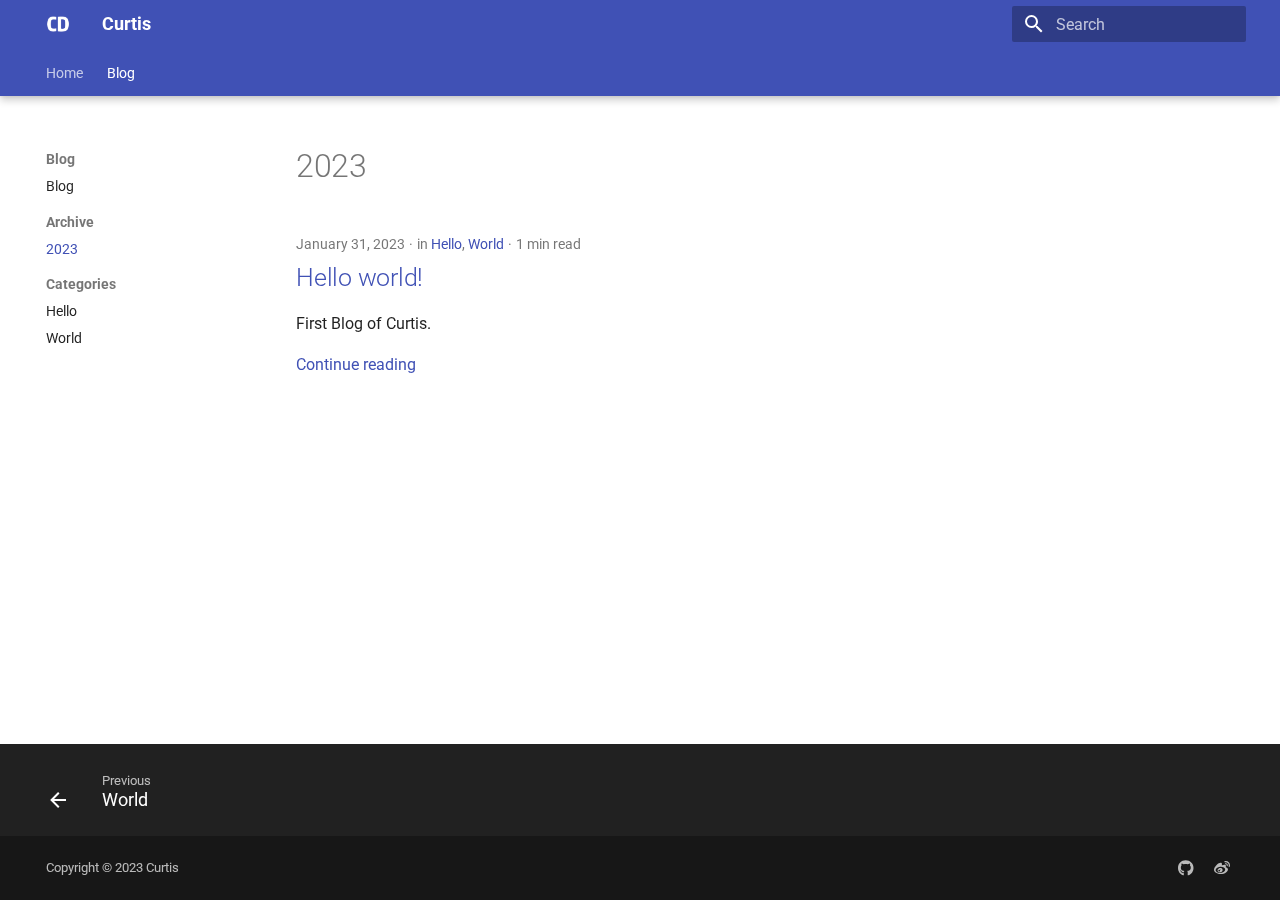
<file: blog/archive/2023/index.html>
<!doctype html>
<html lang="en" class="no-js">
  <head>
    
      <meta charset="utf-8">
      <meta name="viewport" content="width=device-width,initial-scale=1">
      
      
      
      
        <link rel="prev" href="../../category/world/">
      
      
      
        <link rel="alternate" type="application/rss+xml" title="RSS feed" href="../../../feed_rss_created.xml">
        <link rel="alternate" type="application/rss+xml" title="RSS feed of updated content" href="../../../feed_rss_updated.xml">
      
      <link rel="icon" href="../../../images/favicon.png">
      <meta name="generator" content="mkdocs-1.5.3, mkdocs-material-9.4.6">
    
    
      
        <title>2023 - Curtis</title>
      
    
    
      <link rel="stylesheet" href="../../../assets/stylesheets/main.35e1ed30.min.css">
      
      


    
    
      
    
    
      
        
        
        <link rel="preconnect" href="https://fonts.gstatic.com" crossorigin>
        <link rel="stylesheet" href="https://fonts.googleapis.com/css?family=Roboto:300,300i,400,400i,700,700i%7CRoboto+Mono:400,400i,700,700i&display=fallback">
        <style>:root{--md-text-font:"Roboto";--md-code-font:"Roboto Mono"}</style>
      
    
    
      <link rel="stylesheet" href="../../../stylesheets/extra.css">
    
    <script>__md_scope=new URL("../../..",location),__md_hash=e=>[...e].reduce((e,_)=>(e<<5)-e+_.charCodeAt(0),0),__md_get=(e,_=localStorage,t=__md_scope)=>JSON.parse(_.getItem(t.pathname+"."+e)),__md_set=(e,_,t=localStorage,a=__md_scope)=>{try{t.setItem(a.pathname+"."+e,JSON.stringify(_))}catch(e){}}</script>
    
      
  


  
  

<script id="__analytics">function __md_analytics(){function n(){dataLayer.push(arguments)}window.dataLayer=window.dataLayer||[],n("js",new Date),n("config","G-1J09NCGYGJ"),document.addEventListener("DOMContentLoaded",function(){document.forms.search&&document.forms.search.query.addEventListener("blur",function(){this.value&&n("event","search",{search_term:this.value})}),document$.subscribe(function(){var a=document.forms.feedback;if(void 0!==a)for(var e of a.querySelectorAll("[type=submit]"))e.addEventListener("click",function(e){e.preventDefault();var t=document.location.pathname,e=this.getAttribute("data-md-value");n("event","feedback",{page:t,data:e}),a.firstElementChild.disabled=!0;e=a.querySelector(".md-feedback__note [data-md-value='"+e+"']");e&&(e.hidden=!1)}),a.hidden=!1}),location$.subscribe(function(e){n("config","G-1J09NCGYGJ",{page_path:e.pathname})})});var e=document.createElement("script");e.async=!0,e.src="https://www.googletagmanager.com/gtag/js?id=G-1J09NCGYGJ",document.getElementById("__analytics").insertAdjacentElement("afterEnd",e)}</script>
  
    <script>"undefined"!=typeof __md_analytics&&__md_analytics()</script>
  

    
    
    
  </head>
  
  
    <body dir="ltr">
  
    
    
      <script>var palette=__md_get("__palette");if(palette&&"object"==typeof palette.color)for(var key of Object.keys(palette.color))document.body.setAttribute("data-md-color-"+key,palette.color[key])</script>
    
    <input class="md-toggle" data-md-toggle="drawer" type="checkbox" id="__drawer" autocomplete="off">
    <input class="md-toggle" data-md-toggle="search" type="checkbox" id="__search" autocomplete="off">
    <label class="md-overlay" for="__drawer"></label>
    <div data-md-component="skip">
      
        
        <a href="#2023" class="md-skip">
          Skip to content
        </a>
      
    </div>
    <div data-md-component="announce">
      
    </div>
    
    
      

  

<header class="md-header md-header--shadow md-header--lifted" data-md-component="header">
  <nav class="md-header__inner md-grid" aria-label="Header">
    <a href="../../.." title="Curtis" class="md-header__button md-logo" aria-label="Curtis" data-md-component="logo">
      
  <img src="../../../images/logo.png" alt="logo">

    </a>
    <label class="md-header__button md-icon" for="__drawer">
      
      <svg xmlns="http://www.w3.org/2000/svg" viewBox="0 0 24 24"><path d="M3 6h18v2H3V6m0 5h18v2H3v-2m0 5h18v2H3v-2Z"/></svg>
    </label>
    <div class="md-header__title" data-md-component="header-title">
      <div class="md-header__ellipsis">
        <div class="md-header__topic">
          <span class="md-ellipsis">
            Curtis
          </span>
        </div>
        <div class="md-header__topic" data-md-component="header-topic">
          <span class="md-ellipsis">
            
              2023
            
          </span>
        </div>
      </div>
    </div>
    
    
    
      <label class="md-header__button md-icon" for="__search">
        
        <svg xmlns="http://www.w3.org/2000/svg" viewBox="0 0 24 24"><path d="M9.5 3A6.5 6.5 0 0 1 16 9.5c0 1.61-.59 3.09-1.56 4.23l.27.27h.79l5 5-1.5 1.5-5-5v-.79l-.27-.27A6.516 6.516 0 0 1 9.5 16 6.5 6.5 0 0 1 3 9.5 6.5 6.5 0 0 1 9.5 3m0 2C7 5 5 7 5 9.5S7 14 9.5 14 14 12 14 9.5 12 5 9.5 5Z"/></svg>
      </label>
      <div class="md-search" data-md-component="search" role="dialog">
  <label class="md-search__overlay" for="__search"></label>
  <div class="md-search__inner" role="search">
    <form class="md-search__form" name="search">
      <input type="text" class="md-search__input" name="query" aria-label="Search" placeholder="Search" autocapitalize="off" autocorrect="off" autocomplete="off" spellcheck="false" data-md-component="search-query" required>
      <label class="md-search__icon md-icon" for="__search">
        
        <svg xmlns="http://www.w3.org/2000/svg" viewBox="0 0 24 24"><path d="M9.5 3A6.5 6.5 0 0 1 16 9.5c0 1.61-.59 3.09-1.56 4.23l.27.27h.79l5 5-1.5 1.5-5-5v-.79l-.27-.27A6.516 6.516 0 0 1 9.5 16 6.5 6.5 0 0 1 3 9.5 6.5 6.5 0 0 1 9.5 3m0 2C7 5 5 7 5 9.5S7 14 9.5 14 14 12 14 9.5 12 5 9.5 5Z"/></svg>
        
        <svg xmlns="http://www.w3.org/2000/svg" viewBox="0 0 24 24"><path d="M20 11v2H8l5.5 5.5-1.42 1.42L4.16 12l7.92-7.92L13.5 5.5 8 11h12Z"/></svg>
      </label>
      <nav class="md-search__options" aria-label="Search">
        
          <a href="javascript:void(0)" class="md-search__icon md-icon" title="Share" aria-label="Share" data-clipboard data-clipboard-text="" data-md-component="search-share" tabindex="-1">
            
            <svg xmlns="http://www.w3.org/2000/svg" viewBox="0 0 24 24"><path d="M18 16.08c-.76 0-1.44.3-1.96.77L8.91 12.7c.05-.23.09-.46.09-.7 0-.24-.04-.47-.09-.7l7.05-4.11c.54.5 1.25.81 2.04.81a3 3 0 0 0 3-3 3 3 0 0 0-3-3 3 3 0 0 0-3 3c0 .24.04.47.09.7L8.04 9.81C7.5 9.31 6.79 9 6 9a3 3 0 0 0-3 3 3 3 0 0 0 3 3c.79 0 1.5-.31 2.04-.81l7.12 4.15c-.05.21-.08.43-.08.66 0 1.61 1.31 2.91 2.92 2.91 1.61 0 2.92-1.3 2.92-2.91A2.92 2.92 0 0 0 18 16.08Z"/></svg>
          </a>
        
        <button type="reset" class="md-search__icon md-icon" title="Clear" aria-label="Clear" tabindex="-1">
          
          <svg xmlns="http://www.w3.org/2000/svg" viewBox="0 0 24 24"><path d="M19 6.41 17.59 5 12 10.59 6.41 5 5 6.41 10.59 12 5 17.59 6.41 19 12 13.41 17.59 19 19 17.59 13.41 12 19 6.41Z"/></svg>
        </button>
      </nav>
      
        <div class="md-search__suggest" data-md-component="search-suggest"></div>
      
    </form>
    <div class="md-search__output">
      <div class="md-search__scrollwrap" data-md-scrollfix>
        <div class="md-search-result" data-md-component="search-result">
          <div class="md-search-result__meta">
            Initializing search
          </div>
          <ol class="md-search-result__list" role="presentation"></ol>
        </div>
      </div>
    </div>
  </div>
</div>
    
    
  </nav>
  
    
      
<nav class="md-tabs" aria-label="Tabs" data-md-component="tabs">
  <div class="md-grid">
    <ul class="md-tabs__list">
      
        
  
  
  
    <li class="md-tabs__item">
      <a href="../../.." class="md-tabs__link">
        
  
    
  
  Home

      </a>
    </li>
  

      
        
  
  
    
  
  
    
    
      <li class="md-tabs__item md-tabs__item--active">
        <a href="../../" class="md-tabs__link">
          
  
  Blog

        </a>
      </li>
    
  

      
    </ul>
  </div>
</nav>
    
  
</header>
    
    <div class="md-container" data-md-component="container">
      
      
        
      
      <main class="md-main" data-md-component="main">
        <div class="md-main__inner md-grid">
          
            
              
              <div class="md-sidebar md-sidebar--primary" data-md-component="sidebar" data-md-type="navigation" >
                <div class="md-sidebar__scrollwrap">
                  <div class="md-sidebar__inner">
                    


  


<nav class="md-nav md-nav--primary md-nav--lifted" aria-label="Navigation" data-md-level="0">
  <label class="md-nav__title" for="__drawer">
    <a href="../../.." title="Curtis" class="md-nav__button md-logo" aria-label="Curtis" data-md-component="logo">
      
  <img src="../../../images/logo.png" alt="logo">

    </a>
    Curtis
  </label>
  
  <ul class="md-nav__list" data-md-scrollfix>
    
      
      
  
  
  
    <li class="md-nav__item">
      <a href="../../.." class="md-nav__link">
        
  
  <span class="md-ellipsis">
    Home
  </span>
  

      </a>
    </li>
  

    
      
      
  
  
    
  
  
    
    
    
    
    
      
      
    
    <li class="md-nav__item md-nav__item--active md-nav__item--section md-nav__item--nested">
      
        
        
        
        <input class="md-nav__toggle md-toggle " type="checkbox" id="__nav_2" checked>
        
          
          <label class="md-nav__link" for="__nav_2" id="__nav_2_label" tabindex="">
            
  
  <span class="md-ellipsis">
    Blog
  </span>
  

            <span class="md-nav__icon md-icon"></span>
          </label>
        
        <nav class="md-nav" data-md-level="1" aria-labelledby="__nav_2_label" aria-expanded="true">
          <label class="md-nav__title" for="__nav_2">
            <span class="md-nav__icon md-icon"></span>
            Blog
          </label>
          <ul class="md-nav__list" data-md-scrollfix>
            
              
                
  
  
  
    <li class="md-nav__item">
      <a href="../../" class="md-nav__link">
        
  
  <span class="md-ellipsis">
    Blog
  </span>
  

      </a>
    </li>
  

              
            
              
                
  
  
    
  
  
    
    
    
    
    
      
      
    
    <li class="md-nav__item md-nav__item--active md-nav__item--section md-nav__item--nested">
      
        
        
        
        <input class="md-nav__toggle md-toggle " type="checkbox" id="__nav_2_2" checked>
        
          
          <label class="md-nav__link" for="__nav_2_2" id="__nav_2_2_label" tabindex="">
            
  
  <span class="md-ellipsis">
    Archive
  </span>
  

            <span class="md-nav__icon md-icon"></span>
          </label>
        
        <nav class="md-nav" data-md-level="2" aria-labelledby="__nav_2_2_label" aria-expanded="true">
          <label class="md-nav__title" for="__nav_2_2">
            <span class="md-nav__icon md-icon"></span>
            Archive
          </label>
          <ul class="md-nav__list" data-md-scrollfix>
            
              
                
  
  
    
  
  
    <li class="md-nav__item md-nav__item--active">
      
      <input class="md-nav__toggle md-toggle" type="checkbox" id="__toc">
      
      
        
      
      
      <a href="./" class="md-nav__link md-nav__link--active">
        
  
  <span class="md-ellipsis">
    2023
  </span>
  

      </a>
      
    </li>
  

              
            
          </ul>
        </nav>
      
    </li>
  

              
            
              
                
  
  
  
    
    
    
    
    
      
      
    
    <li class="md-nav__item md-nav__item--section md-nav__item--nested">
      
        
        
        
          
        
        <input class="md-nav__toggle md-toggle md-toggle--indeterminate" type="checkbox" id="__nav_2_3" >
        
          
          <label class="md-nav__link" for="__nav_2_3" id="__nav_2_3_label" tabindex="">
            
  
  <span class="md-ellipsis">
    Categories
  </span>
  

            <span class="md-nav__icon md-icon"></span>
          </label>
        
        <nav class="md-nav" data-md-level="2" aria-labelledby="__nav_2_3_label" aria-expanded="false">
          <label class="md-nav__title" for="__nav_2_3">
            <span class="md-nav__icon md-icon"></span>
            Categories
          </label>
          <ul class="md-nav__list" data-md-scrollfix>
            
              
                
  
  
  
    <li class="md-nav__item">
      <a href="../../category/hello/" class="md-nav__link">
        
  
  <span class="md-ellipsis">
    Hello
  </span>
  

      </a>
    </li>
  

              
            
              
                
  
  
  
    <li class="md-nav__item">
      <a href="../../category/world/" class="md-nav__link">
        
  
  <span class="md-ellipsis">
    World
  </span>
  

      </a>
    </li>
  

              
            
          </ul>
        </nav>
      
    </li>
  

              
            
          </ul>
        </nav>
      
    </li>
  

    
  </ul>
</nav>
                  </div>
                </div>
              </div>
            
            
              
              <div class="md-sidebar md-sidebar--secondary" data-md-component="sidebar" data-md-type="toc" >
                <div class="md-sidebar__scrollwrap">
                  <div class="md-sidebar__inner">
                    

<nav class="md-nav md-nav--secondary" aria-label="Table of contents">
  
  
  
    
  
  
</nav>
                  </div>
                </div>
              </div>
            
          
          
  <div class="md-content" data-md-component="content">
    <div class="md-content__inner">
      <header class="md-typeset">
        <h1 id="2023">2023</h1>
      </header>
      
        <article class="md-post md-post--excerpt">
  <header class="md-post__header">
    
    <div class="md-post__meta md-meta">
      <ul class="md-meta__list">
        <li class="md-meta__item">
          <time datetime="2023-01-31 00:00:00">January 31, 2023</time></li>
        
          <li class="md-meta__item">
            in
            
              <a href="../../category/hello/" class="md-meta__link">Hello</a>, 
              <a href="../../category/world/" class="md-meta__link">World</a></li>
        
        
          
          <li class="md-meta__item">
            
              1 min read
            
          </li>
        
      </ul>
      
    </div>
  </header>
  <div class="md-post__content md-typeset">
    <h2 id="hello-world"><a class="toclink" href="../../2023/01/31/hello-world/">Hello world!</a></h2>
<p>First Blog of Curtis.</p>

    <nav class="md-post__action">
      <a href="../../2023/01/31/hello-world/">
        Continue reading
      </a>
    </nav>
  </div>
</article>
      
      
        
          



<nav class="md-pagination">
  
</nav>
        
      
    </div>
  </div>

          
        </div>
        
          <button type="button" class="md-top md-icon" data-md-component="top" hidden>
  
  <svg xmlns="http://www.w3.org/2000/svg" viewBox="0 0 24 24"><path d="M13 20h-2V8l-5.5 5.5-1.42-1.42L12 4.16l7.92 7.92-1.42 1.42L13 8v12Z"/></svg>
  Back to top
</button>
        
      </main>
      
        <footer class="md-footer">
  
    
      
      <nav class="md-footer__inner md-grid" aria-label="Footer" >
        
          
          <a href="../../category/world/" class="md-footer__link md-footer__link--prev" aria-label="Previous: World">
            <div class="md-footer__button md-icon">
              
              <svg xmlns="http://www.w3.org/2000/svg" viewBox="0 0 24 24"><path d="M20 11v2H8l5.5 5.5-1.42 1.42L4.16 12l7.92-7.92L13.5 5.5 8 11h12Z"/></svg>
            </div>
            <div class="md-footer__title">
              <span class="md-footer__direction">
                Previous
              </span>
              <div class="md-ellipsis">
                World
              </div>
            </div>
          </a>
        
        
      </nav>
    
  
  <div class="md-footer-meta md-typeset">
    <div class="md-footer-meta__inner md-grid">
      <div class="md-copyright">
  
    <div class="md-copyright__highlight">
      Copyright &copy; 2023 Curtis
    </div>
  
  
</div>
      
        <div class="md-social">
  
    
    
    
    
    <a href="https://github.com/ckcd" target="_blank" rel="noopener" title="GitHub" class="md-social__link">
      <svg xmlns="http://www.w3.org/2000/svg" viewBox="0 0 496 512"><!--! Font Awesome Free 6.4.2 by @fontawesome - https://fontawesome.com License - https://fontawesome.com/license/free (Icons: CC BY 4.0, Fonts: SIL OFL 1.1, Code: MIT License) Copyright 2023 Fonticons, Inc.--><path d="M165.9 397.4c0 2-2.3 3.6-5.2 3.6-3.3.3-5.6-1.3-5.6-3.6 0-2 2.3-3.6 5.2-3.6 3-.3 5.6 1.3 5.6 3.6zm-31.1-4.5c-.7 2 1.3 4.3 4.3 4.9 2.6 1 5.6 0 6.2-2s-1.3-4.3-4.3-5.2c-2.6-.7-5.5.3-6.2 2.3zm44.2-1.7c-2.9.7-4.9 2.6-4.6 4.9.3 2 2.9 3.3 5.9 2.6 2.9-.7 4.9-2.6 4.6-4.6-.3-1.9-3-3.2-5.9-2.9zM244.8 8C106.1 8 0 113.3 0 252c0 110.9 69.8 205.8 169.5 239.2 12.8 2.3 17.3-5.6 17.3-12.1 0-6.2-.3-40.4-.3-61.4 0 0-70 15-84.7-29.8 0 0-11.4-29.1-27.8-36.6 0 0-22.9-15.7 1.6-15.4 0 0 24.9 2 38.6 25.8 21.9 38.6 58.6 27.5 72.9 20.9 2.3-16 8.8-27.1 16-33.7-55.9-6.2-112.3-14.3-112.3-110.5 0-27.5 7.6-41.3 23.6-58.9-2.6-6.5-11.1-33.3 2.6-67.9 20.9-6.5 69 27 69 27 20-5.6 41.5-8.5 62.8-8.5s42.8 2.9 62.8 8.5c0 0 48.1-33.6 69-27 13.7 34.7 5.2 61.4 2.6 67.9 16 17.7 25.8 31.5 25.8 58.9 0 96.5-58.9 104.2-114.8 110.5 9.2 7.9 17 22.9 17 46.4 0 33.7-.3 75.4-.3 83.6 0 6.5 4.6 14.4 17.3 12.1C428.2 457.8 496 362.9 496 252 496 113.3 383.5 8 244.8 8zM97.2 352.9c-1.3 1-1 3.3.7 5.2 1.6 1.6 3.9 2.3 5.2 1 1.3-1 1-3.3-.7-5.2-1.6-1.6-3.9-2.3-5.2-1zm-10.8-8.1c-.7 1.3.3 2.9 2.3 3.9 1.6 1 3.6.7 4.3-.7.7-1.3-.3-2.9-2.3-3.9-2-.6-3.6-.3-4.3.7zm32.4 35.6c-1.6 1.3-1 4.3 1.3 6.2 2.3 2.3 5.2 2.6 6.5 1 1.3-1.3.7-4.3-1.3-6.2-2.2-2.3-5.2-2.6-6.5-1zm-11.4-14.7c-1.6 1-1.6 3.6 0 5.9 1.6 2.3 4.3 3.3 5.6 2.3 1.6-1.3 1.6-3.9 0-6.2-1.4-2.3-4-3.3-5.6-2z"/></svg>
    </a>
  
    
    
    
    
    <a href="https://weibo.com/CnisXi" target="_blank" rel="noopener" title="Weibo" class="md-social__link">
      <svg xmlns="http://www.w3.org/2000/svg" viewBox="0 0 512 512"><!--! Font Awesome Free 6.4.2 by @fontawesome - https://fontawesome.com License - https://fontawesome.com/license/free (Icons: CC BY 4.0, Fonts: SIL OFL 1.1, Code: MIT License) Copyright 2023 Fonticons, Inc.--><path d="M407 177.6c7.6-24-13.4-46.8-37.4-41.7-22 4.8-28.8-28.1-7.1-32.8 50.1-10.9 92.3 37.1 76.5 84.8-6.8 21.2-38.8 10.8-32-10.3zM214.8 446.7C108.5 446.7 0 395.3 0 310.4c0-44.3 28-95.4 76.3-143.7C176 67 279.5 65.8 249.9 161c-4 13.1 12.3 5.7 12.3 6 79.5-33.6 140.5-16.8 114 51.4-3.7 9.4 1.1 10.9 8.3 13.1 135.7 42.3 34.8 215.2-169.7 215.2zm143.7-146.3c-5.4-55.7-78.5-94-163.4-85.7-84.8 8.6-148.8 60.3-143.4 116s78.5 94 163.4 85.7c84.8-8.6 148.8-60.3 143.4-116zM347.9 35.1c-25.9 5.6-16.8 43.7 8.3 38.3 72.3-15.2 134.8 52.8 111.7 124-7.4 24.2 29.1 37 37.4 12 31.9-99.8-55.1-195.9-157.4-174.3zm-78.5 311c-17.1 38.8-66.8 60-109.1 46.3-40.8-13.1-58-53.4-40.3-89.7 17.7-35.4 63.1-55.4 103.4-45.1 42 10.8 63.1 50.2 46 88.5zm-86.3-30c-12.9-5.4-30 .3-38 12.9-8.3 12.9-4.3 28 8.6 34 13.1 6 30.8.3 39.1-12.9 8-13.1 3.7-28.3-9.7-34zm32.6-13.4c-5.1-1.7-11.4.6-14.3 5.4-2.9 5.1-1.4 10.6 3.7 12.9 5.1 2 11.7-.3 14.6-5.4 2.8-5.2 1.1-10.9-4-12.9z"/></svg>
    </a>
  
</div>
      
    </div>
  </div>
</footer>
      
    </div>
    <div class="md-dialog" data-md-component="dialog">
      <div class="md-dialog__inner md-typeset"></div>
    </div>
    
    
    <script id="__config" type="application/json">{"base": "../../..", "features": ["navigation.footer", "header.autohide", "navigation.tabs", "navigation.tabs.sticky", "navigation.sections", "navigation.expand", "navigation.path", "navigation.top", "search.suggest", "search.highlight", "search.share"], "search": "../../../assets/javascripts/workers/search.f886a092.min.js", "translations": {"clipboard.copied": "Copied to clipboard", "clipboard.copy": "Copy to clipboard", "search.result.more.one": "1 more on this page", "search.result.more.other": "# more on this page", "search.result.none": "No matching documents", "search.result.one": "1 matching document", "search.result.other": "# matching documents", "search.result.placeholder": "Type to start searching", "search.result.term.missing": "Missing", "select.version": "Select version"}}</script>
    
    
      <script src="../../../assets/javascripts/bundle.aecac24b.min.js"></script>
      
    
  </body>
</html>
</file>
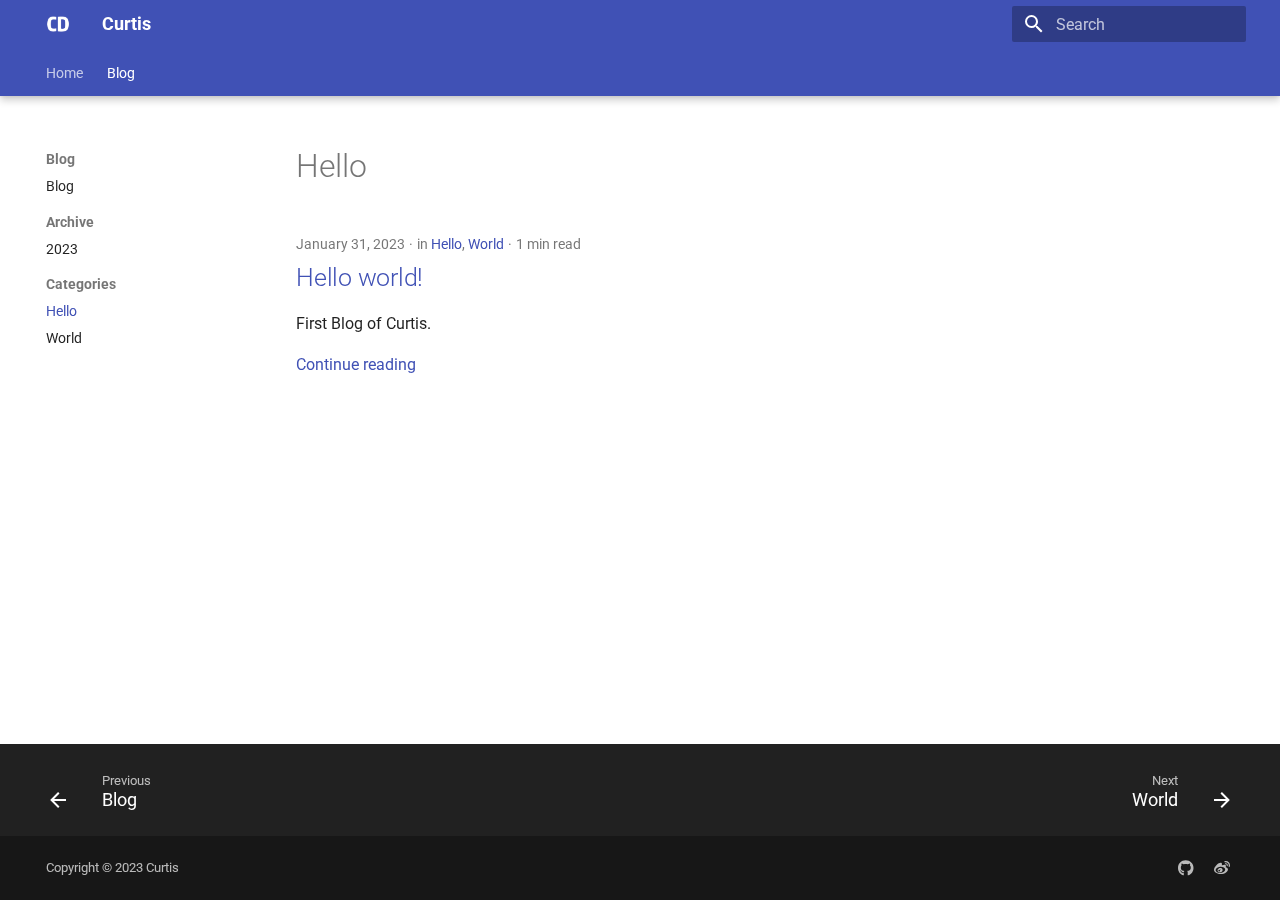
<file: blog/category/hello/index.html>
<!doctype html>
<html lang="en" class="no-js">
  <head>
    
      <meta charset="utf-8">
      <meta name="viewport" content="width=device-width,initial-scale=1">
      
      
      
      
        <link rel="prev" href="../../">
      
      
        <link rel="next" href="../world/">
      
      
        <link rel="alternate" type="application/rss+xml" title="RSS feed" href="../../../feed_rss_created.xml">
        <link rel="alternate" type="application/rss+xml" title="RSS feed of updated content" href="../../../feed_rss_updated.xml">
      
      <link rel="icon" href="../../../images/favicon.png">
      <meta name="generator" content="mkdocs-1.5.3, mkdocs-material-9.4.6">
    
    
      
        <title>Hello - Curtis</title>
      
    
    
      <link rel="stylesheet" href="../../../assets/stylesheets/main.35e1ed30.min.css">
      
      


    
    
      
    
    
      
        
        
        <link rel="preconnect" href="https://fonts.gstatic.com" crossorigin>
        <link rel="stylesheet" href="https://fonts.googleapis.com/css?family=Roboto:300,300i,400,400i,700,700i%7CRoboto+Mono:400,400i,700,700i&display=fallback">
        <style>:root{--md-text-font:"Roboto";--md-code-font:"Roboto Mono"}</style>
      
    
    
      <link rel="stylesheet" href="../../../stylesheets/extra.css">
    
    <script>__md_scope=new URL("../../..",location),__md_hash=e=>[...e].reduce((e,_)=>(e<<5)-e+_.charCodeAt(0),0),__md_get=(e,_=localStorage,t=__md_scope)=>JSON.parse(_.getItem(t.pathname+"."+e)),__md_set=(e,_,t=localStorage,a=__md_scope)=>{try{t.setItem(a.pathname+"."+e,JSON.stringify(_))}catch(e){}}</script>
    
      
  


  
  

<script id="__analytics">function __md_analytics(){function n(){dataLayer.push(arguments)}window.dataLayer=window.dataLayer||[],n("js",new Date),n("config","G-1J09NCGYGJ"),document.addEventListener("DOMContentLoaded",function(){document.forms.search&&document.forms.search.query.addEventListener("blur",function(){this.value&&n("event","search",{search_term:this.value})}),document$.subscribe(function(){var a=document.forms.feedback;if(void 0!==a)for(var e of a.querySelectorAll("[type=submit]"))e.addEventListener("click",function(e){e.preventDefault();var t=document.location.pathname,e=this.getAttribute("data-md-value");n("event","feedback",{page:t,data:e}),a.firstElementChild.disabled=!0;e=a.querySelector(".md-feedback__note [data-md-value='"+e+"']");e&&(e.hidden=!1)}),a.hidden=!1}),location$.subscribe(function(e){n("config","G-1J09NCGYGJ",{page_path:e.pathname})})});var e=document.createElement("script");e.async=!0,e.src="https://www.googletagmanager.com/gtag/js?id=G-1J09NCGYGJ",document.getElementById("__analytics").insertAdjacentElement("afterEnd",e)}</script>
  
    <script>"undefined"!=typeof __md_analytics&&__md_analytics()</script>
  

    
    
    
  </head>
  
  
    <body dir="ltr">
  
    
    
      <script>var palette=__md_get("__palette");if(palette&&"object"==typeof palette.color)for(var key of Object.keys(palette.color))document.body.setAttribute("data-md-color-"+key,palette.color[key])</script>
    
    <input class="md-toggle" data-md-toggle="drawer" type="checkbox" id="__drawer" autocomplete="off">
    <input class="md-toggle" data-md-toggle="search" type="checkbox" id="__search" autocomplete="off">
    <label class="md-overlay" for="__drawer"></label>
    <div data-md-component="skip">
      
        
        <a href="#hello" class="md-skip">
          Skip to content
        </a>
      
    </div>
    <div data-md-component="announce">
      
    </div>
    
    
      

  

<header class="md-header md-header--shadow md-header--lifted" data-md-component="header">
  <nav class="md-header__inner md-grid" aria-label="Header">
    <a href="../../.." title="Curtis" class="md-header__button md-logo" aria-label="Curtis" data-md-component="logo">
      
  <img src="../../../images/logo.png" alt="logo">

    </a>
    <label class="md-header__button md-icon" for="__drawer">
      
      <svg xmlns="http://www.w3.org/2000/svg" viewBox="0 0 24 24"><path d="M3 6h18v2H3V6m0 5h18v2H3v-2m0 5h18v2H3v-2Z"/></svg>
    </label>
    <div class="md-header__title" data-md-component="header-title">
      <div class="md-header__ellipsis">
        <div class="md-header__topic">
          <span class="md-ellipsis">
            Curtis
          </span>
        </div>
        <div class="md-header__topic" data-md-component="header-topic">
          <span class="md-ellipsis">
            
              Hello
            
          </span>
        </div>
      </div>
    </div>
    
    
    
      <label class="md-header__button md-icon" for="__search">
        
        <svg xmlns="http://www.w3.org/2000/svg" viewBox="0 0 24 24"><path d="M9.5 3A6.5 6.5 0 0 1 16 9.5c0 1.61-.59 3.09-1.56 4.23l.27.27h.79l5 5-1.5 1.5-5-5v-.79l-.27-.27A6.516 6.516 0 0 1 9.5 16 6.5 6.5 0 0 1 3 9.5 6.5 6.5 0 0 1 9.5 3m0 2C7 5 5 7 5 9.5S7 14 9.5 14 14 12 14 9.5 12 5 9.5 5Z"/></svg>
      </label>
      <div class="md-search" data-md-component="search" role="dialog">
  <label class="md-search__overlay" for="__search"></label>
  <div class="md-search__inner" role="search">
    <form class="md-search__form" name="search">
      <input type="text" class="md-search__input" name="query" aria-label="Search" placeholder="Search" autocapitalize="off" autocorrect="off" autocomplete="off" spellcheck="false" data-md-component="search-query" required>
      <label class="md-search__icon md-icon" for="__search">
        
        <svg xmlns="http://www.w3.org/2000/svg" viewBox="0 0 24 24"><path d="M9.5 3A6.5 6.5 0 0 1 16 9.5c0 1.61-.59 3.09-1.56 4.23l.27.27h.79l5 5-1.5 1.5-5-5v-.79l-.27-.27A6.516 6.516 0 0 1 9.5 16 6.5 6.5 0 0 1 3 9.5 6.5 6.5 0 0 1 9.5 3m0 2C7 5 5 7 5 9.5S7 14 9.5 14 14 12 14 9.5 12 5 9.5 5Z"/></svg>
        
        <svg xmlns="http://www.w3.org/2000/svg" viewBox="0 0 24 24"><path d="M20 11v2H8l5.5 5.5-1.42 1.42L4.16 12l7.92-7.92L13.5 5.5 8 11h12Z"/></svg>
      </label>
      <nav class="md-search__options" aria-label="Search">
        
          <a href="javascript:void(0)" class="md-search__icon md-icon" title="Share" aria-label="Share" data-clipboard data-clipboard-text="" data-md-component="search-share" tabindex="-1">
            
            <svg xmlns="http://www.w3.org/2000/svg" viewBox="0 0 24 24"><path d="M18 16.08c-.76 0-1.44.3-1.96.77L8.91 12.7c.05-.23.09-.46.09-.7 0-.24-.04-.47-.09-.7l7.05-4.11c.54.5 1.25.81 2.04.81a3 3 0 0 0 3-3 3 3 0 0 0-3-3 3 3 0 0 0-3 3c0 .24.04.47.09.7L8.04 9.81C7.5 9.31 6.79 9 6 9a3 3 0 0 0-3 3 3 3 0 0 0 3 3c.79 0 1.5-.31 2.04-.81l7.12 4.15c-.05.21-.08.43-.08.66 0 1.61 1.31 2.91 2.92 2.91 1.61 0 2.92-1.3 2.92-2.91A2.92 2.92 0 0 0 18 16.08Z"/></svg>
          </a>
        
        <button type="reset" class="md-search__icon md-icon" title="Clear" aria-label="Clear" tabindex="-1">
          
          <svg xmlns="http://www.w3.org/2000/svg" viewBox="0 0 24 24"><path d="M19 6.41 17.59 5 12 10.59 6.41 5 5 6.41 10.59 12 5 17.59 6.41 19 12 13.41 17.59 19 19 17.59 13.41 12 19 6.41Z"/></svg>
        </button>
      </nav>
      
        <div class="md-search__suggest" data-md-component="search-suggest"></div>
      
    </form>
    <div class="md-search__output">
      <div class="md-search__scrollwrap" data-md-scrollfix>
        <div class="md-search-result" data-md-component="search-result">
          <div class="md-search-result__meta">
            Initializing search
          </div>
          <ol class="md-search-result__list" role="presentation"></ol>
        </div>
      </div>
    </div>
  </div>
</div>
    
    
  </nav>
  
    
      
<nav class="md-tabs" aria-label="Tabs" data-md-component="tabs">
  <div class="md-grid">
    <ul class="md-tabs__list">
      
        
  
  
  
    <li class="md-tabs__item">
      <a href="../../.." class="md-tabs__link">
        
  
    
  
  Home

      </a>
    </li>
  

      
        
  
  
    
  
  
    
    
      <li class="md-tabs__item md-tabs__item--active">
        <a href="../../" class="md-tabs__link">
          
  
  Blog

        </a>
      </li>
    
  

      
    </ul>
  </div>
</nav>
    
  
</header>
    
    <div class="md-container" data-md-component="container">
      
      
        
      
      <main class="md-main" data-md-component="main">
        <div class="md-main__inner md-grid">
          
            
              
              <div class="md-sidebar md-sidebar--primary" data-md-component="sidebar" data-md-type="navigation" >
                <div class="md-sidebar__scrollwrap">
                  <div class="md-sidebar__inner">
                    


  


<nav class="md-nav md-nav--primary md-nav--lifted" aria-label="Navigation" data-md-level="0">
  <label class="md-nav__title" for="__drawer">
    <a href="../../.." title="Curtis" class="md-nav__button md-logo" aria-label="Curtis" data-md-component="logo">
      
  <img src="../../../images/logo.png" alt="logo">

    </a>
    Curtis
  </label>
  
  <ul class="md-nav__list" data-md-scrollfix>
    
      
      
  
  
  
    <li class="md-nav__item">
      <a href="../../.." class="md-nav__link">
        
  
  <span class="md-ellipsis">
    Home
  </span>
  

      </a>
    </li>
  

    
      
      
  
  
    
  
  
    
    
    
    
    
      
      
    
    <li class="md-nav__item md-nav__item--active md-nav__item--section md-nav__item--nested">
      
        
        
        
        <input class="md-nav__toggle md-toggle " type="checkbox" id="__nav_2" checked>
        
          
          <label class="md-nav__link" for="__nav_2" id="__nav_2_label" tabindex="">
            
  
  <span class="md-ellipsis">
    Blog
  </span>
  

            <span class="md-nav__icon md-icon"></span>
          </label>
        
        <nav class="md-nav" data-md-level="1" aria-labelledby="__nav_2_label" aria-expanded="true">
          <label class="md-nav__title" for="__nav_2">
            <span class="md-nav__icon md-icon"></span>
            Blog
          </label>
          <ul class="md-nav__list" data-md-scrollfix>
            
              
                
  
  
  
    <li class="md-nav__item">
      <a href="../../" class="md-nav__link">
        
  
  <span class="md-ellipsis">
    Blog
  </span>
  

      </a>
    </li>
  

              
            
              
                
  
  
  
    
    
    
    
    
      
      
    
    <li class="md-nav__item md-nav__item--section md-nav__item--nested">
      
        
        
        
          
        
        <input class="md-nav__toggle md-toggle md-toggle--indeterminate" type="checkbox" id="__nav_2_2" >
        
          
          <label class="md-nav__link" for="__nav_2_2" id="__nav_2_2_label" tabindex="">
            
  
  <span class="md-ellipsis">
    Archive
  </span>
  

            <span class="md-nav__icon md-icon"></span>
          </label>
        
        <nav class="md-nav" data-md-level="2" aria-labelledby="__nav_2_2_label" aria-expanded="false">
          <label class="md-nav__title" for="__nav_2_2">
            <span class="md-nav__icon md-icon"></span>
            Archive
          </label>
          <ul class="md-nav__list" data-md-scrollfix>
            
              
                
  
  
  
    <li class="md-nav__item">
      <a href="../../archive/2023/" class="md-nav__link">
        
  
  <span class="md-ellipsis">
    2023
  </span>
  

      </a>
    </li>
  

              
            
          </ul>
        </nav>
      
    </li>
  

              
            
              
                
  
  
    
  
  
    
    
    
    
    
      
      
    
    <li class="md-nav__item md-nav__item--active md-nav__item--section md-nav__item--nested">
      
        
        
        
        <input class="md-nav__toggle md-toggle " type="checkbox" id="__nav_2_3" checked>
        
          
          <label class="md-nav__link" for="__nav_2_3" id="__nav_2_3_label" tabindex="">
            
  
  <span class="md-ellipsis">
    Categories
  </span>
  

            <span class="md-nav__icon md-icon"></span>
          </label>
        
        <nav class="md-nav" data-md-level="2" aria-labelledby="__nav_2_3_label" aria-expanded="true">
          <label class="md-nav__title" for="__nav_2_3">
            <span class="md-nav__icon md-icon"></span>
            Categories
          </label>
          <ul class="md-nav__list" data-md-scrollfix>
            
              
                
  
  
    
  
  
    <li class="md-nav__item md-nav__item--active">
      
      <input class="md-nav__toggle md-toggle" type="checkbox" id="__toc">
      
      
        
      
      
      <a href="./" class="md-nav__link md-nav__link--active">
        
  
  <span class="md-ellipsis">
    Hello
  </span>
  

      </a>
      
    </li>
  

              
            
              
                
  
  
  
    <li class="md-nav__item">
      <a href="../world/" class="md-nav__link">
        
  
  <span class="md-ellipsis">
    World
  </span>
  

      </a>
    </li>
  

              
            
          </ul>
        </nav>
      
    </li>
  

              
            
          </ul>
        </nav>
      
    </li>
  

    
  </ul>
</nav>
                  </div>
                </div>
              </div>
            
            
              
              <div class="md-sidebar md-sidebar--secondary" data-md-component="sidebar" data-md-type="toc" >
                <div class="md-sidebar__scrollwrap">
                  <div class="md-sidebar__inner">
                    

<nav class="md-nav md-nav--secondary" aria-label="Table of contents">
  
  
  
    
  
  
</nav>
                  </div>
                </div>
              </div>
            
          
          
  <div class="md-content" data-md-component="content">
    <div class="md-content__inner">
      <header class="md-typeset">
        <h1 id="hello">Hello</h1>
      </header>
      
        <article class="md-post md-post--excerpt">
  <header class="md-post__header">
    
    <div class="md-post__meta md-meta">
      <ul class="md-meta__list">
        <li class="md-meta__item">
          <time datetime="2023-01-31 00:00:00">January 31, 2023</time></li>
        
          <li class="md-meta__item">
            in
            
              <a href="./" class="md-meta__link">Hello</a>, 
              <a href="../world/" class="md-meta__link">World</a></li>
        
        
          
          <li class="md-meta__item">
            
              1 min read
            
          </li>
        
      </ul>
      
    </div>
  </header>
  <div class="md-post__content md-typeset">
    <h2 id="hello-world"><a class="toclink" href="../../2023/01/31/hello-world/">Hello world!</a></h2>
<p>First Blog of Curtis.</p>

    <nav class="md-post__action">
      <a href="../../2023/01/31/hello-world/">
        Continue reading
      </a>
    </nav>
  </div>
</article>
      
      
        
          



<nav class="md-pagination">
  
</nav>
        
      
    </div>
  </div>

          
        </div>
        
          <button type="button" class="md-top md-icon" data-md-component="top" hidden>
  
  <svg xmlns="http://www.w3.org/2000/svg" viewBox="0 0 24 24"><path d="M13 20h-2V8l-5.5 5.5-1.42-1.42L12 4.16l7.92 7.92-1.42 1.42L13 8v12Z"/></svg>
  Back to top
</button>
        
      </main>
      
        <footer class="md-footer">
  
    
      
      <nav class="md-footer__inner md-grid" aria-label="Footer" >
        
          
          <a href="../../" class="md-footer__link md-footer__link--prev" aria-label="Previous: Blog">
            <div class="md-footer__button md-icon">
              
              <svg xmlns="http://www.w3.org/2000/svg" viewBox="0 0 24 24"><path d="M20 11v2H8l5.5 5.5-1.42 1.42L4.16 12l7.92-7.92L13.5 5.5 8 11h12Z"/></svg>
            </div>
            <div class="md-footer__title">
              <span class="md-footer__direction">
                Previous
              </span>
              <div class="md-ellipsis">
                Blog
              </div>
            </div>
          </a>
        
        
          
          <a href="../world/" class="md-footer__link md-footer__link--next" aria-label="Next: World">
            <div class="md-footer__title">
              <span class="md-footer__direction">
                Next
              </span>
              <div class="md-ellipsis">
                World
              </div>
            </div>
            <div class="md-footer__button md-icon">
              
              <svg xmlns="http://www.w3.org/2000/svg" viewBox="0 0 24 24"><path d="M4 11v2h12l-5.5 5.5 1.42 1.42L19.84 12l-7.92-7.92L10.5 5.5 16 11H4Z"/></svg>
            </div>
          </a>
        
      </nav>
    
  
  <div class="md-footer-meta md-typeset">
    <div class="md-footer-meta__inner md-grid">
      <div class="md-copyright">
  
    <div class="md-copyright__highlight">
      Copyright &copy; 2023 Curtis
    </div>
  
  
</div>
      
        <div class="md-social">
  
    
    
    
    
    <a href="https://github.com/ckcd" target="_blank" rel="noopener" title="GitHub" class="md-social__link">
      <svg xmlns="http://www.w3.org/2000/svg" viewBox="0 0 496 512"><!--! Font Awesome Free 6.4.2 by @fontawesome - https://fontawesome.com License - https://fontawesome.com/license/free (Icons: CC BY 4.0, Fonts: SIL OFL 1.1, Code: MIT License) Copyright 2023 Fonticons, Inc.--><path d="M165.9 397.4c0 2-2.3 3.6-5.2 3.6-3.3.3-5.6-1.3-5.6-3.6 0-2 2.3-3.6 5.2-3.6 3-.3 5.6 1.3 5.6 3.6zm-31.1-4.5c-.7 2 1.3 4.3 4.3 4.9 2.6 1 5.6 0 6.2-2s-1.3-4.3-4.3-5.2c-2.6-.7-5.5.3-6.2 2.3zm44.2-1.7c-2.9.7-4.9 2.6-4.6 4.9.3 2 2.9 3.3 5.9 2.6 2.9-.7 4.9-2.6 4.6-4.6-.3-1.9-3-3.2-5.9-2.9zM244.8 8C106.1 8 0 113.3 0 252c0 110.9 69.8 205.8 169.5 239.2 12.8 2.3 17.3-5.6 17.3-12.1 0-6.2-.3-40.4-.3-61.4 0 0-70 15-84.7-29.8 0 0-11.4-29.1-27.8-36.6 0 0-22.9-15.7 1.6-15.4 0 0 24.9 2 38.6 25.8 21.9 38.6 58.6 27.5 72.9 20.9 2.3-16 8.8-27.1 16-33.7-55.9-6.2-112.3-14.3-112.3-110.5 0-27.5 7.6-41.3 23.6-58.9-2.6-6.5-11.1-33.3 2.6-67.9 20.9-6.5 69 27 69 27 20-5.6 41.5-8.5 62.8-8.5s42.8 2.9 62.8 8.5c0 0 48.1-33.6 69-27 13.7 34.7 5.2 61.4 2.6 67.9 16 17.7 25.8 31.5 25.8 58.9 0 96.5-58.9 104.2-114.8 110.5 9.2 7.9 17 22.9 17 46.4 0 33.7-.3 75.4-.3 83.6 0 6.5 4.6 14.4 17.3 12.1C428.2 457.8 496 362.9 496 252 496 113.3 383.5 8 244.8 8zM97.2 352.9c-1.3 1-1 3.3.7 5.2 1.6 1.6 3.9 2.3 5.2 1 1.3-1 1-3.3-.7-5.2-1.6-1.6-3.9-2.3-5.2-1zm-10.8-8.1c-.7 1.3.3 2.9 2.3 3.9 1.6 1 3.6.7 4.3-.7.7-1.3-.3-2.9-2.3-3.9-2-.6-3.6-.3-4.3.7zm32.4 35.6c-1.6 1.3-1 4.3 1.3 6.2 2.3 2.3 5.2 2.6 6.5 1 1.3-1.3.7-4.3-1.3-6.2-2.2-2.3-5.2-2.6-6.5-1zm-11.4-14.7c-1.6 1-1.6 3.6 0 5.9 1.6 2.3 4.3 3.3 5.6 2.3 1.6-1.3 1.6-3.9 0-6.2-1.4-2.3-4-3.3-5.6-2z"/></svg>
    </a>
  
    
    
    
    
    <a href="https://weibo.com/CnisXi" target="_blank" rel="noopener" title="Weibo" class="md-social__link">
      <svg xmlns="http://www.w3.org/2000/svg" viewBox="0 0 512 512"><!--! Font Awesome Free 6.4.2 by @fontawesome - https://fontawesome.com License - https://fontawesome.com/license/free (Icons: CC BY 4.0, Fonts: SIL OFL 1.1, Code: MIT License) Copyright 2023 Fonticons, Inc.--><path d="M407 177.6c7.6-24-13.4-46.8-37.4-41.7-22 4.8-28.8-28.1-7.1-32.8 50.1-10.9 92.3 37.1 76.5 84.8-6.8 21.2-38.8 10.8-32-10.3zM214.8 446.7C108.5 446.7 0 395.3 0 310.4c0-44.3 28-95.4 76.3-143.7C176 67 279.5 65.8 249.9 161c-4 13.1 12.3 5.7 12.3 6 79.5-33.6 140.5-16.8 114 51.4-3.7 9.4 1.1 10.9 8.3 13.1 135.7 42.3 34.8 215.2-169.7 215.2zm143.7-146.3c-5.4-55.7-78.5-94-163.4-85.7-84.8 8.6-148.8 60.3-143.4 116s78.5 94 163.4 85.7c84.8-8.6 148.8-60.3 143.4-116zM347.9 35.1c-25.9 5.6-16.8 43.7 8.3 38.3 72.3-15.2 134.8 52.8 111.7 124-7.4 24.2 29.1 37 37.4 12 31.9-99.8-55.1-195.9-157.4-174.3zm-78.5 311c-17.1 38.8-66.8 60-109.1 46.3-40.8-13.1-58-53.4-40.3-89.7 17.7-35.4 63.1-55.4 103.4-45.1 42 10.8 63.1 50.2 46 88.5zm-86.3-30c-12.9-5.4-30 .3-38 12.9-8.3 12.9-4.3 28 8.6 34 13.1 6 30.8.3 39.1-12.9 8-13.1 3.7-28.3-9.7-34zm32.6-13.4c-5.1-1.7-11.4.6-14.3 5.4-2.9 5.1-1.4 10.6 3.7 12.9 5.1 2 11.7-.3 14.6-5.4 2.8-5.2 1.1-10.9-4-12.9z"/></svg>
    </a>
  
</div>
      
    </div>
  </div>
</footer>
      
    </div>
    <div class="md-dialog" data-md-component="dialog">
      <div class="md-dialog__inner md-typeset"></div>
    </div>
    
    
    <script id="__config" type="application/json">{"base": "../../..", "features": ["navigation.footer", "header.autohide", "navigation.tabs", "navigation.tabs.sticky", "navigation.sections", "navigation.expand", "navigation.path", "navigation.top", "search.suggest", "search.highlight", "search.share"], "search": "../../../assets/javascripts/workers/search.f886a092.min.js", "translations": {"clipboard.copied": "Copied to clipboard", "clipboard.copy": "Copy to clipboard", "search.result.more.one": "1 more on this page", "search.result.more.other": "# more on this page", "search.result.none": "No matching documents", "search.result.one": "1 matching document", "search.result.other": "# matching documents", "search.result.placeholder": "Type to start searching", "search.result.term.missing": "Missing", "select.version": "Select version"}}</script>
    
    
      <script src="../../../assets/javascripts/bundle.aecac24b.min.js"></script>
      
    
  </body>
</html>
</file>
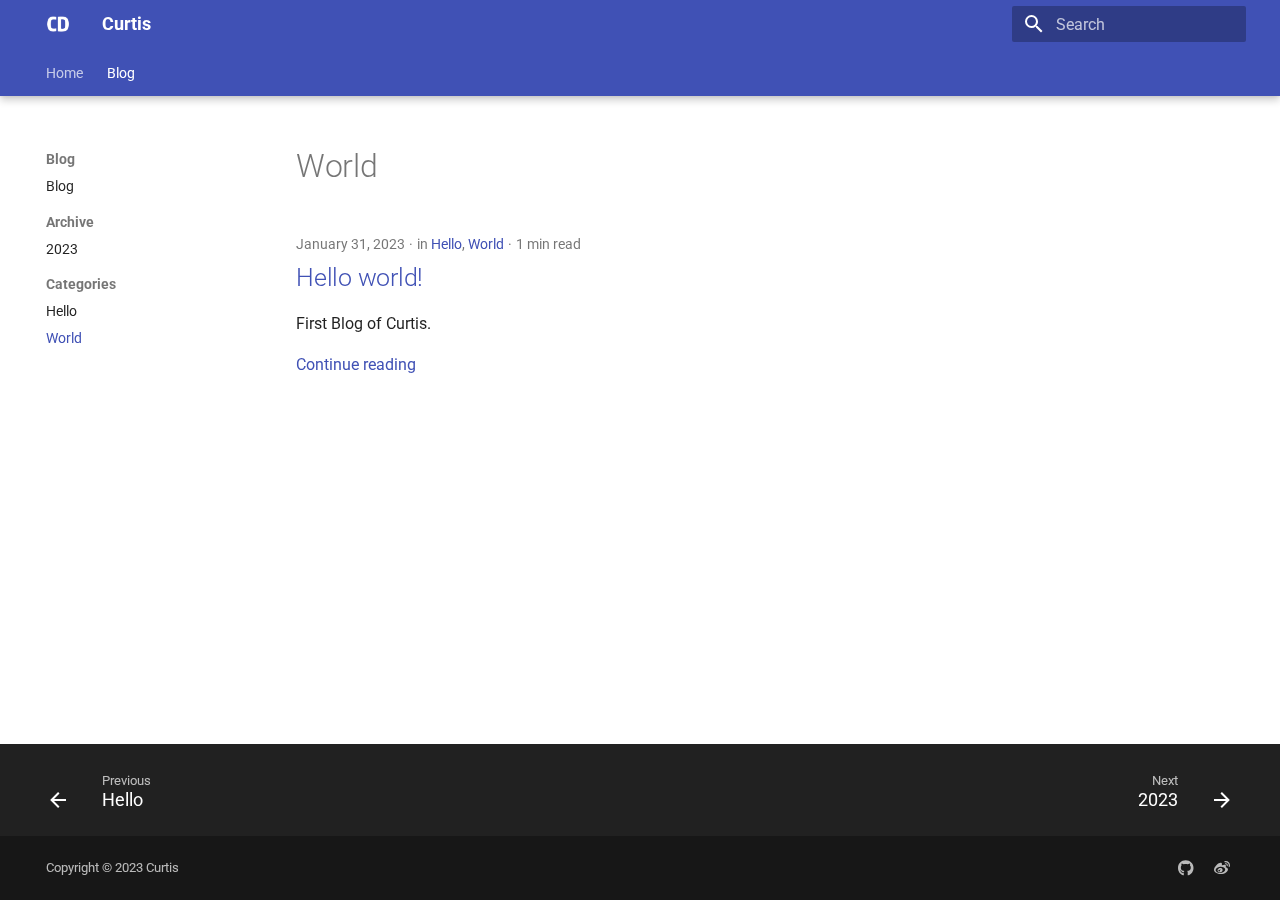
<file: blog/category/world/index.html>
<!doctype html>
<html lang="en" class="no-js">
  <head>
    
      <meta charset="utf-8">
      <meta name="viewport" content="width=device-width,initial-scale=1">
      
      
      
      
        <link rel="prev" href="../hello/">
      
      
        <link rel="next" href="../../archive/2023/">
      
      
        <link rel="alternate" type="application/rss+xml" title="RSS feed" href="../../../feed_rss_created.xml">
        <link rel="alternate" type="application/rss+xml" title="RSS feed of updated content" href="../../../feed_rss_updated.xml">
      
      <link rel="icon" href="../../../images/favicon.png">
      <meta name="generator" content="mkdocs-1.5.3, mkdocs-material-9.4.6">
    
    
      
        <title>World - Curtis</title>
      
    
    
      <link rel="stylesheet" href="../../../assets/stylesheets/main.35e1ed30.min.css">
      
      


    
    
      
    
    
      
        
        
        <link rel="preconnect" href="https://fonts.gstatic.com" crossorigin>
        <link rel="stylesheet" href="https://fonts.googleapis.com/css?family=Roboto:300,300i,400,400i,700,700i%7CRoboto+Mono:400,400i,700,700i&display=fallback">
        <style>:root{--md-text-font:"Roboto";--md-code-font:"Roboto Mono"}</style>
      
    
    
      <link rel="stylesheet" href="../../../stylesheets/extra.css">
    
    <script>__md_scope=new URL("../../..",location),__md_hash=e=>[...e].reduce((e,_)=>(e<<5)-e+_.charCodeAt(0),0),__md_get=(e,_=localStorage,t=__md_scope)=>JSON.parse(_.getItem(t.pathname+"."+e)),__md_set=(e,_,t=localStorage,a=__md_scope)=>{try{t.setItem(a.pathname+"."+e,JSON.stringify(_))}catch(e){}}</script>
    
      
  


  
  

<script id="__analytics">function __md_analytics(){function n(){dataLayer.push(arguments)}window.dataLayer=window.dataLayer||[],n("js",new Date),n("config","G-1J09NCGYGJ"),document.addEventListener("DOMContentLoaded",function(){document.forms.search&&document.forms.search.query.addEventListener("blur",function(){this.value&&n("event","search",{search_term:this.value})}),document$.subscribe(function(){var a=document.forms.feedback;if(void 0!==a)for(var e of a.querySelectorAll("[type=submit]"))e.addEventListener("click",function(e){e.preventDefault();var t=document.location.pathname,e=this.getAttribute("data-md-value");n("event","feedback",{page:t,data:e}),a.firstElementChild.disabled=!0;e=a.querySelector(".md-feedback__note [data-md-value='"+e+"']");e&&(e.hidden=!1)}),a.hidden=!1}),location$.subscribe(function(e){n("config","G-1J09NCGYGJ",{page_path:e.pathname})})});var e=document.createElement("script");e.async=!0,e.src="https://www.googletagmanager.com/gtag/js?id=G-1J09NCGYGJ",document.getElementById("__analytics").insertAdjacentElement("afterEnd",e)}</script>
  
    <script>"undefined"!=typeof __md_analytics&&__md_analytics()</script>
  

    
    
    
  </head>
  
  
    <body dir="ltr">
  
    
    
      <script>var palette=__md_get("__palette");if(palette&&"object"==typeof palette.color)for(var key of Object.keys(palette.color))document.body.setAttribute("data-md-color-"+key,palette.color[key])</script>
    
    <input class="md-toggle" data-md-toggle="drawer" type="checkbox" id="__drawer" autocomplete="off">
    <input class="md-toggle" data-md-toggle="search" type="checkbox" id="__search" autocomplete="off">
    <label class="md-overlay" for="__drawer"></label>
    <div data-md-component="skip">
      
        
        <a href="#world" class="md-skip">
          Skip to content
        </a>
      
    </div>
    <div data-md-component="announce">
      
    </div>
    
    
      

  

<header class="md-header md-header--shadow md-header--lifted" data-md-component="header">
  <nav class="md-header__inner md-grid" aria-label="Header">
    <a href="../../.." title="Curtis" class="md-header__button md-logo" aria-label="Curtis" data-md-component="logo">
      
  <img src="../../../images/logo.png" alt="logo">

    </a>
    <label class="md-header__button md-icon" for="__drawer">
      
      <svg xmlns="http://www.w3.org/2000/svg" viewBox="0 0 24 24"><path d="M3 6h18v2H3V6m0 5h18v2H3v-2m0 5h18v2H3v-2Z"/></svg>
    </label>
    <div class="md-header__title" data-md-component="header-title">
      <div class="md-header__ellipsis">
        <div class="md-header__topic">
          <span class="md-ellipsis">
            Curtis
          </span>
        </div>
        <div class="md-header__topic" data-md-component="header-topic">
          <span class="md-ellipsis">
            
              World
            
          </span>
        </div>
      </div>
    </div>
    
    
    
      <label class="md-header__button md-icon" for="__search">
        
        <svg xmlns="http://www.w3.org/2000/svg" viewBox="0 0 24 24"><path d="M9.5 3A6.5 6.5 0 0 1 16 9.5c0 1.61-.59 3.09-1.56 4.23l.27.27h.79l5 5-1.5 1.5-5-5v-.79l-.27-.27A6.516 6.516 0 0 1 9.5 16 6.5 6.5 0 0 1 3 9.5 6.5 6.5 0 0 1 9.5 3m0 2C7 5 5 7 5 9.5S7 14 9.5 14 14 12 14 9.5 12 5 9.5 5Z"/></svg>
      </label>
      <div class="md-search" data-md-component="search" role="dialog">
  <label class="md-search__overlay" for="__search"></label>
  <div class="md-search__inner" role="search">
    <form class="md-search__form" name="search">
      <input type="text" class="md-search__input" name="query" aria-label="Search" placeholder="Search" autocapitalize="off" autocorrect="off" autocomplete="off" spellcheck="false" data-md-component="search-query" required>
      <label class="md-search__icon md-icon" for="__search">
        
        <svg xmlns="http://www.w3.org/2000/svg" viewBox="0 0 24 24"><path d="M9.5 3A6.5 6.5 0 0 1 16 9.5c0 1.61-.59 3.09-1.56 4.23l.27.27h.79l5 5-1.5 1.5-5-5v-.79l-.27-.27A6.516 6.516 0 0 1 9.5 16 6.5 6.5 0 0 1 3 9.5 6.5 6.5 0 0 1 9.5 3m0 2C7 5 5 7 5 9.5S7 14 9.5 14 14 12 14 9.5 12 5 9.5 5Z"/></svg>
        
        <svg xmlns="http://www.w3.org/2000/svg" viewBox="0 0 24 24"><path d="M20 11v2H8l5.5 5.5-1.42 1.42L4.16 12l7.92-7.92L13.5 5.5 8 11h12Z"/></svg>
      </label>
      <nav class="md-search__options" aria-label="Search">
        
          <a href="javascript:void(0)" class="md-search__icon md-icon" title="Share" aria-label="Share" data-clipboard data-clipboard-text="" data-md-component="search-share" tabindex="-1">
            
            <svg xmlns="http://www.w3.org/2000/svg" viewBox="0 0 24 24"><path d="M18 16.08c-.76 0-1.44.3-1.96.77L8.91 12.7c.05-.23.09-.46.09-.7 0-.24-.04-.47-.09-.7l7.05-4.11c.54.5 1.25.81 2.04.81a3 3 0 0 0 3-3 3 3 0 0 0-3-3 3 3 0 0 0-3 3c0 .24.04.47.09.7L8.04 9.81C7.5 9.31 6.79 9 6 9a3 3 0 0 0-3 3 3 3 0 0 0 3 3c.79 0 1.5-.31 2.04-.81l7.12 4.15c-.05.21-.08.43-.08.66 0 1.61 1.31 2.91 2.92 2.91 1.61 0 2.92-1.3 2.92-2.91A2.92 2.92 0 0 0 18 16.08Z"/></svg>
          </a>
        
        <button type="reset" class="md-search__icon md-icon" title="Clear" aria-label="Clear" tabindex="-1">
          
          <svg xmlns="http://www.w3.org/2000/svg" viewBox="0 0 24 24"><path d="M19 6.41 17.59 5 12 10.59 6.41 5 5 6.41 10.59 12 5 17.59 6.41 19 12 13.41 17.59 19 19 17.59 13.41 12 19 6.41Z"/></svg>
        </button>
      </nav>
      
        <div class="md-search__suggest" data-md-component="search-suggest"></div>
      
    </form>
    <div class="md-search__output">
      <div class="md-search__scrollwrap" data-md-scrollfix>
        <div class="md-search-result" data-md-component="search-result">
          <div class="md-search-result__meta">
            Initializing search
          </div>
          <ol class="md-search-result__list" role="presentation"></ol>
        </div>
      </div>
    </div>
  </div>
</div>
    
    
  </nav>
  
    
      
<nav class="md-tabs" aria-label="Tabs" data-md-component="tabs">
  <div class="md-grid">
    <ul class="md-tabs__list">
      
        
  
  
  
    <li class="md-tabs__item">
      <a href="../../.." class="md-tabs__link">
        
  
    
  
  Home

      </a>
    </li>
  

      
        
  
  
    
  
  
    
    
      <li class="md-tabs__item md-tabs__item--active">
        <a href="../../" class="md-tabs__link">
          
  
  Blog

        </a>
      </li>
    
  

      
    </ul>
  </div>
</nav>
    
  
</header>
    
    <div class="md-container" data-md-component="container">
      
      
        
      
      <main class="md-main" data-md-component="main">
        <div class="md-main__inner md-grid">
          
            
              
              <div class="md-sidebar md-sidebar--primary" data-md-component="sidebar" data-md-type="navigation" >
                <div class="md-sidebar__scrollwrap">
                  <div class="md-sidebar__inner">
                    


  


<nav class="md-nav md-nav--primary md-nav--lifted" aria-label="Navigation" data-md-level="0">
  <label class="md-nav__title" for="__drawer">
    <a href="../../.." title="Curtis" class="md-nav__button md-logo" aria-label="Curtis" data-md-component="logo">
      
  <img src="../../../images/logo.png" alt="logo">

    </a>
    Curtis
  </label>
  
  <ul class="md-nav__list" data-md-scrollfix>
    
      
      
  
  
  
    <li class="md-nav__item">
      <a href="../../.." class="md-nav__link">
        
  
  <span class="md-ellipsis">
    Home
  </span>
  

      </a>
    </li>
  

    
      
      
  
  
    
  
  
    
    
    
    
    
      
      
    
    <li class="md-nav__item md-nav__item--active md-nav__item--section md-nav__item--nested">
      
        
        
        
        <input class="md-nav__toggle md-toggle " type="checkbox" id="__nav_2" checked>
        
          
          <label class="md-nav__link" for="__nav_2" id="__nav_2_label" tabindex="">
            
  
  <span class="md-ellipsis">
    Blog
  </span>
  

            <span class="md-nav__icon md-icon"></span>
          </label>
        
        <nav class="md-nav" data-md-level="1" aria-labelledby="__nav_2_label" aria-expanded="true">
          <label class="md-nav__title" for="__nav_2">
            <span class="md-nav__icon md-icon"></span>
            Blog
          </label>
          <ul class="md-nav__list" data-md-scrollfix>
            
              
                
  
  
  
    <li class="md-nav__item">
      <a href="../../" class="md-nav__link">
        
  
  <span class="md-ellipsis">
    Blog
  </span>
  

      </a>
    </li>
  

              
            
              
                
  
  
  
    
    
    
    
    
      
      
    
    <li class="md-nav__item md-nav__item--section md-nav__item--nested">
      
        
        
        
          
        
        <input class="md-nav__toggle md-toggle md-toggle--indeterminate" type="checkbox" id="__nav_2_2" >
        
          
          <label class="md-nav__link" for="__nav_2_2" id="__nav_2_2_label" tabindex="">
            
  
  <span class="md-ellipsis">
    Archive
  </span>
  

            <span class="md-nav__icon md-icon"></span>
          </label>
        
        <nav class="md-nav" data-md-level="2" aria-labelledby="__nav_2_2_label" aria-expanded="false">
          <label class="md-nav__title" for="__nav_2_2">
            <span class="md-nav__icon md-icon"></span>
            Archive
          </label>
          <ul class="md-nav__list" data-md-scrollfix>
            
              
                
  
  
  
    <li class="md-nav__item">
      <a href="../../archive/2023/" class="md-nav__link">
        
  
  <span class="md-ellipsis">
    2023
  </span>
  

      </a>
    </li>
  

              
            
          </ul>
        </nav>
      
    </li>
  

              
            
              
                
  
  
    
  
  
    
    
    
    
    
      
      
    
    <li class="md-nav__item md-nav__item--active md-nav__item--section md-nav__item--nested">
      
        
        
        
        <input class="md-nav__toggle md-toggle " type="checkbox" id="__nav_2_3" checked>
        
          
          <label class="md-nav__link" for="__nav_2_3" id="__nav_2_3_label" tabindex="">
            
  
  <span class="md-ellipsis">
    Categories
  </span>
  

            <span class="md-nav__icon md-icon"></span>
          </label>
        
        <nav class="md-nav" data-md-level="2" aria-labelledby="__nav_2_3_label" aria-expanded="true">
          <label class="md-nav__title" for="__nav_2_3">
            <span class="md-nav__icon md-icon"></span>
            Categories
          </label>
          <ul class="md-nav__list" data-md-scrollfix>
            
              
                
  
  
  
    <li class="md-nav__item">
      <a href="../hello/" class="md-nav__link">
        
  
  <span class="md-ellipsis">
    Hello
  </span>
  

      </a>
    </li>
  

              
            
              
                
  
  
    
  
  
    <li class="md-nav__item md-nav__item--active">
      
      <input class="md-nav__toggle md-toggle" type="checkbox" id="__toc">
      
      
        
      
      
      <a href="./" class="md-nav__link md-nav__link--active">
        
  
  <span class="md-ellipsis">
    World
  </span>
  

      </a>
      
    </li>
  

              
            
          </ul>
        </nav>
      
    </li>
  

              
            
          </ul>
        </nav>
      
    </li>
  

    
  </ul>
</nav>
                  </div>
                </div>
              </div>
            
            
              
              <div class="md-sidebar md-sidebar--secondary" data-md-component="sidebar" data-md-type="toc" >
                <div class="md-sidebar__scrollwrap">
                  <div class="md-sidebar__inner">
                    

<nav class="md-nav md-nav--secondary" aria-label="Table of contents">
  
  
  
    
  
  
</nav>
                  </div>
                </div>
              </div>
            
          
          
  <div class="md-content" data-md-component="content">
    <div class="md-content__inner">
      <header class="md-typeset">
        <h1 id="world">World</h1>
      </header>
      
        <article class="md-post md-post--excerpt">
  <header class="md-post__header">
    
    <div class="md-post__meta md-meta">
      <ul class="md-meta__list">
        <li class="md-meta__item">
          <time datetime="2023-01-31 00:00:00">January 31, 2023</time></li>
        
          <li class="md-meta__item">
            in
            
              <a href="../hello/" class="md-meta__link">Hello</a>, 
              <a href="./" class="md-meta__link">World</a></li>
        
        
          
          <li class="md-meta__item">
            
              1 min read
            
          </li>
        
      </ul>
      
    </div>
  </header>
  <div class="md-post__content md-typeset">
    <h2 id="hello-world"><a class="toclink" href="../../2023/01/31/hello-world/">Hello world!</a></h2>
<p>First Blog of Curtis.</p>

    <nav class="md-post__action">
      <a href="../../2023/01/31/hello-world/">
        Continue reading
      </a>
    </nav>
  </div>
</article>
      
      
        
          



<nav class="md-pagination">
  
</nav>
        
      
    </div>
  </div>

          
        </div>
        
          <button type="button" class="md-top md-icon" data-md-component="top" hidden>
  
  <svg xmlns="http://www.w3.org/2000/svg" viewBox="0 0 24 24"><path d="M13 20h-2V8l-5.5 5.5-1.42-1.42L12 4.16l7.92 7.92-1.42 1.42L13 8v12Z"/></svg>
  Back to top
</button>
        
      </main>
      
        <footer class="md-footer">
  
    
      
      <nav class="md-footer__inner md-grid" aria-label="Footer" >
        
          
          <a href="../hello/" class="md-footer__link md-footer__link--prev" aria-label="Previous: Hello">
            <div class="md-footer__button md-icon">
              
              <svg xmlns="http://www.w3.org/2000/svg" viewBox="0 0 24 24"><path d="M20 11v2H8l5.5 5.5-1.42 1.42L4.16 12l7.92-7.92L13.5 5.5 8 11h12Z"/></svg>
            </div>
            <div class="md-footer__title">
              <span class="md-footer__direction">
                Previous
              </span>
              <div class="md-ellipsis">
                Hello
              </div>
            </div>
          </a>
        
        
          
          <a href="../../archive/2023/" class="md-footer__link md-footer__link--next" aria-label="Next: 2023">
            <div class="md-footer__title">
              <span class="md-footer__direction">
                Next
              </span>
              <div class="md-ellipsis">
                2023
              </div>
            </div>
            <div class="md-footer__button md-icon">
              
              <svg xmlns="http://www.w3.org/2000/svg" viewBox="0 0 24 24"><path d="M4 11v2h12l-5.5 5.5 1.42 1.42L19.84 12l-7.92-7.92L10.5 5.5 16 11H4Z"/></svg>
            </div>
          </a>
        
      </nav>
    
  
  <div class="md-footer-meta md-typeset">
    <div class="md-footer-meta__inner md-grid">
      <div class="md-copyright">
  
    <div class="md-copyright__highlight">
      Copyright &copy; 2023 Curtis
    </div>
  
  
</div>
      
        <div class="md-social">
  
    
    
    
    
    <a href="https://github.com/ckcd" target="_blank" rel="noopener" title="GitHub" class="md-social__link">
      <svg xmlns="http://www.w3.org/2000/svg" viewBox="0 0 496 512"><!--! Font Awesome Free 6.4.2 by @fontawesome - https://fontawesome.com License - https://fontawesome.com/license/free (Icons: CC BY 4.0, Fonts: SIL OFL 1.1, Code: MIT License) Copyright 2023 Fonticons, Inc.--><path d="M165.9 397.4c0 2-2.3 3.6-5.2 3.6-3.3.3-5.6-1.3-5.6-3.6 0-2 2.3-3.6 5.2-3.6 3-.3 5.6 1.3 5.6 3.6zm-31.1-4.5c-.7 2 1.3 4.3 4.3 4.9 2.6 1 5.6 0 6.2-2s-1.3-4.3-4.3-5.2c-2.6-.7-5.5.3-6.2 2.3zm44.2-1.7c-2.9.7-4.9 2.6-4.6 4.9.3 2 2.9 3.3 5.9 2.6 2.9-.7 4.9-2.6 4.6-4.6-.3-1.9-3-3.2-5.9-2.9zM244.8 8C106.1 8 0 113.3 0 252c0 110.9 69.8 205.8 169.5 239.2 12.8 2.3 17.3-5.6 17.3-12.1 0-6.2-.3-40.4-.3-61.4 0 0-70 15-84.7-29.8 0 0-11.4-29.1-27.8-36.6 0 0-22.9-15.7 1.6-15.4 0 0 24.9 2 38.6 25.8 21.9 38.6 58.6 27.5 72.9 20.9 2.3-16 8.8-27.1 16-33.7-55.9-6.2-112.3-14.3-112.3-110.5 0-27.5 7.6-41.3 23.6-58.9-2.6-6.5-11.1-33.3 2.6-67.9 20.9-6.5 69 27 69 27 20-5.6 41.5-8.5 62.8-8.5s42.8 2.9 62.8 8.5c0 0 48.1-33.6 69-27 13.7 34.7 5.2 61.4 2.6 67.9 16 17.7 25.8 31.5 25.8 58.9 0 96.5-58.9 104.2-114.8 110.5 9.2 7.9 17 22.9 17 46.4 0 33.7-.3 75.4-.3 83.6 0 6.5 4.6 14.4 17.3 12.1C428.2 457.8 496 362.9 496 252 496 113.3 383.5 8 244.8 8zM97.2 352.9c-1.3 1-1 3.3.7 5.2 1.6 1.6 3.9 2.3 5.2 1 1.3-1 1-3.3-.7-5.2-1.6-1.6-3.9-2.3-5.2-1zm-10.8-8.1c-.7 1.3.3 2.9 2.3 3.9 1.6 1 3.6.7 4.3-.7.7-1.3-.3-2.9-2.3-3.9-2-.6-3.6-.3-4.3.7zm32.4 35.6c-1.6 1.3-1 4.3 1.3 6.2 2.3 2.3 5.2 2.6 6.5 1 1.3-1.3.7-4.3-1.3-6.2-2.2-2.3-5.2-2.6-6.5-1zm-11.4-14.7c-1.6 1-1.6 3.6 0 5.9 1.6 2.3 4.3 3.3 5.6 2.3 1.6-1.3 1.6-3.9 0-6.2-1.4-2.3-4-3.3-5.6-2z"/></svg>
    </a>
  
    
    
    
    
    <a href="https://weibo.com/CnisXi" target="_blank" rel="noopener" title="Weibo" class="md-social__link">
      <svg xmlns="http://www.w3.org/2000/svg" viewBox="0 0 512 512"><!--! Font Awesome Free 6.4.2 by @fontawesome - https://fontawesome.com License - https://fontawesome.com/license/free (Icons: CC BY 4.0, Fonts: SIL OFL 1.1, Code: MIT License) Copyright 2023 Fonticons, Inc.--><path d="M407 177.6c7.6-24-13.4-46.8-37.4-41.7-22 4.8-28.8-28.1-7.1-32.8 50.1-10.9 92.3 37.1 76.5 84.8-6.8 21.2-38.8 10.8-32-10.3zM214.8 446.7C108.5 446.7 0 395.3 0 310.4c0-44.3 28-95.4 76.3-143.7C176 67 279.5 65.8 249.9 161c-4 13.1 12.3 5.7 12.3 6 79.5-33.6 140.5-16.8 114 51.4-3.7 9.4 1.1 10.9 8.3 13.1 135.7 42.3 34.8 215.2-169.7 215.2zm143.7-146.3c-5.4-55.7-78.5-94-163.4-85.7-84.8 8.6-148.8 60.3-143.4 116s78.5 94 163.4 85.7c84.8-8.6 148.8-60.3 143.4-116zM347.9 35.1c-25.9 5.6-16.8 43.7 8.3 38.3 72.3-15.2 134.8 52.8 111.7 124-7.4 24.2 29.1 37 37.4 12 31.9-99.8-55.1-195.9-157.4-174.3zm-78.5 311c-17.1 38.8-66.8 60-109.1 46.3-40.8-13.1-58-53.4-40.3-89.7 17.7-35.4 63.1-55.4 103.4-45.1 42 10.8 63.1 50.2 46 88.5zm-86.3-30c-12.9-5.4-30 .3-38 12.9-8.3 12.9-4.3 28 8.6 34 13.1 6 30.8.3 39.1-12.9 8-13.1 3.7-28.3-9.7-34zm32.6-13.4c-5.1-1.7-11.4.6-14.3 5.4-2.9 5.1-1.4 10.6 3.7 12.9 5.1 2 11.7-.3 14.6-5.4 2.8-5.2 1.1-10.9-4-12.9z"/></svg>
    </a>
  
</div>
      
    </div>
  </div>
</footer>
      
    </div>
    <div class="md-dialog" data-md-component="dialog">
      <div class="md-dialog__inner md-typeset"></div>
    </div>
    
    
    <script id="__config" type="application/json">{"base": "../../..", "features": ["navigation.footer", "header.autohide", "navigation.tabs", "navigation.tabs.sticky", "navigation.sections", "navigation.expand", "navigation.path", "navigation.top", "search.suggest", "search.highlight", "search.share"], "search": "../../../assets/javascripts/workers/search.f886a092.min.js", "translations": {"clipboard.copied": "Copied to clipboard", "clipboard.copy": "Copy to clipboard", "search.result.more.one": "1 more on this page", "search.result.more.other": "# more on this page", "search.result.none": "No matching documents", "search.result.one": "1 matching document", "search.result.other": "# matching documents", "search.result.placeholder": "Type to start searching", "search.result.term.missing": "Missing", "select.version": "Select version"}}</script>
    
    
      <script src="../../../assets/javascripts/bundle.aecac24b.min.js"></script>
      
    
  </body>
</html>
</file>
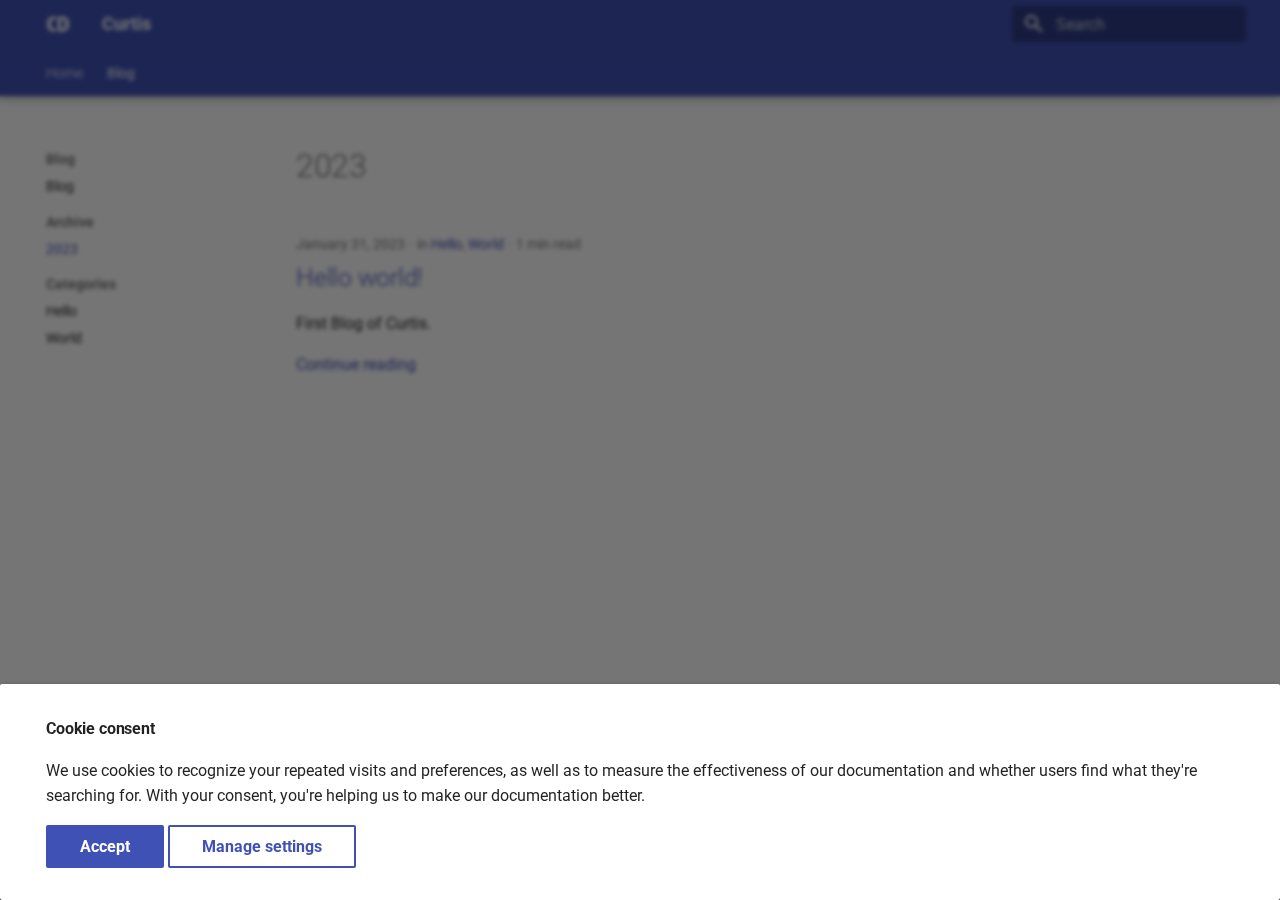
<file: site/blog/archive/2023/index.html>
<!doctype html>
<html lang="en" class="no-js">
  <head>
    
      <meta charset="utf-8">
      <meta name="viewport" content="width=device-width,initial-scale=1">
      
      
      
      
        <link rel="prev" href="../../category/world/">
      
      
      
        <link rel="alternate" type="application/rss+xml" title="RSS feed" href="../../../feed_rss_created.xml">
        <link rel="alternate" type="application/rss+xml" title="RSS feed of updated content" href="../../../feed_rss_updated.xml">
      
      <link rel="icon" href="../../../images/favicon.png">
      <meta name="generator" content="mkdocs-1.5.3, mkdocs-material-9.4.5">
    
    
      
        <title>2023 - Curtis</title>
      
    
    
      <link rel="stylesheet" href="../../../assets/stylesheets/main.6a10b989.min.css">
      
      


    
    
      
    
    
      
        
        
        <link rel="preconnect" href="https://fonts.gstatic.com" crossorigin>
        <link rel="stylesheet" href="https://fonts.googleapis.com/css?family=Roboto:300,300i,400,400i,700,700i%7CRoboto+Mono:400,400i,700,700i&display=fallback">
        <style>:root{--md-text-font:"Roboto";--md-code-font:"Roboto Mono"}</style>
      
    
    
      <link rel="stylesheet" href="../../../stylesheets/extra.css">
    
    <script>__md_scope=new URL("../../..",location),__md_hash=e=>[...e].reduce((e,_)=>(e<<5)-e+_.charCodeAt(0),0),__md_get=(e,_=localStorage,t=__md_scope)=>JSON.parse(_.getItem(t.pathname+"."+e)),__md_set=(e,_,t=localStorage,a=__md_scope)=>{try{t.setItem(a.pathname+"."+e,JSON.stringify(_))}catch(e){}}</script>
    
      
  


  
  

<script id="__analytics">function __md_analytics(){function n(){dataLayer.push(arguments)}window.dataLayer=window.dataLayer||[],n("js",new Date),n("config","G-XXXXXXXXXX"),document.addEventListener("DOMContentLoaded",function(){document.forms.search&&document.forms.search.query.addEventListener("blur",function(){this.value&&n("event","search",{search_term:this.value})}),document$.subscribe(function(){var a=document.forms.feedback;if(void 0!==a)for(var e of a.querySelectorAll("[type=submit]"))e.addEventListener("click",function(e){e.preventDefault();var t=document.location.pathname,e=this.getAttribute("data-md-value");n("event","feedback",{page:t,data:e}),a.firstElementChild.disabled=!0;e=a.querySelector(".md-feedback__note [data-md-value='"+e+"']");e&&(e.hidden=!1)}),a.hidden=!1}),location$.subscribe(function(e){n("config","G-XXXXXXXXXX",{page_path:e.pathname})})});var e=document.createElement("script");e.async=!0,e.src="https://www.googletagmanager.com/gtag/js?id=G-XXXXXXXXXX",document.getElementById("__analytics").insertAdjacentElement("afterEnd",e)}</script>
  
    <script>var consent;"undefined"==typeof __md_analytics||(consent=__md_get("__consent"))&&consent.analytics&&__md_analytics()</script>
  

    
    
    
  </head>
  
  
    <body dir="ltr">
  
    
    
      <script>var palette=__md_get("__palette");if(palette&&"object"==typeof palette.color)for(var key of Object.keys(palette.color))document.body.setAttribute("data-md-color-"+key,palette.color[key])</script>
    
    <input class="md-toggle" data-md-toggle="drawer" type="checkbox" id="__drawer" autocomplete="off">
    <input class="md-toggle" data-md-toggle="search" type="checkbox" id="__search" autocomplete="off">
    <label class="md-overlay" for="__drawer"></label>
    <div data-md-component="skip">
      
        
        <a href="#2023" class="md-skip">
          Skip to content
        </a>
      
    </div>
    <div data-md-component="announce">
      
    </div>
    
    
      

  

<header class="md-header md-header--shadow md-header--lifted" data-md-component="header">
  <nav class="md-header__inner md-grid" aria-label="Header">
    <a href="../../.." title="Curtis" class="md-header__button md-logo" aria-label="Curtis" data-md-component="logo">
      
  <img src="../../../images/logo.png" alt="logo">

    </a>
    <label class="md-header__button md-icon" for="__drawer">
      
      <svg xmlns="http://www.w3.org/2000/svg" viewBox="0 0 24 24"><path d="M3 6h18v2H3V6m0 5h18v2H3v-2m0 5h18v2H3v-2Z"/></svg>
    </label>
    <div class="md-header__title" data-md-component="header-title">
      <div class="md-header__ellipsis">
        <div class="md-header__topic">
          <span class="md-ellipsis">
            Curtis
          </span>
        </div>
        <div class="md-header__topic" data-md-component="header-topic">
          <span class="md-ellipsis">
            
              2023
            
          </span>
        </div>
      </div>
    </div>
    
    
    
      <label class="md-header__button md-icon" for="__search">
        
        <svg xmlns="http://www.w3.org/2000/svg" viewBox="0 0 24 24"><path d="M9.5 3A6.5 6.5 0 0 1 16 9.5c0 1.61-.59 3.09-1.56 4.23l.27.27h.79l5 5-1.5 1.5-5-5v-.79l-.27-.27A6.516 6.516 0 0 1 9.5 16 6.5 6.5 0 0 1 3 9.5 6.5 6.5 0 0 1 9.5 3m0 2C7 5 5 7 5 9.5S7 14 9.5 14 14 12 14 9.5 12 5 9.5 5Z"/></svg>
      </label>
      <div class="md-search" data-md-component="search" role="dialog">
  <label class="md-search__overlay" for="__search"></label>
  <div class="md-search__inner" role="search">
    <form class="md-search__form" name="search">
      <input type="text" class="md-search__input" name="query" aria-label="Search" placeholder="Search" autocapitalize="off" autocorrect="off" autocomplete="off" spellcheck="false" data-md-component="search-query" required>
      <label class="md-search__icon md-icon" for="__search">
        
        <svg xmlns="http://www.w3.org/2000/svg" viewBox="0 0 24 24"><path d="M9.5 3A6.5 6.5 0 0 1 16 9.5c0 1.61-.59 3.09-1.56 4.23l.27.27h.79l5 5-1.5 1.5-5-5v-.79l-.27-.27A6.516 6.516 0 0 1 9.5 16 6.5 6.5 0 0 1 3 9.5 6.5 6.5 0 0 1 9.5 3m0 2C7 5 5 7 5 9.5S7 14 9.5 14 14 12 14 9.5 12 5 9.5 5Z"/></svg>
        
        <svg xmlns="http://www.w3.org/2000/svg" viewBox="0 0 24 24"><path d="M20 11v2H8l5.5 5.5-1.42 1.42L4.16 12l7.92-7.92L13.5 5.5 8 11h12Z"/></svg>
      </label>
      <nav class="md-search__options" aria-label="Search">
        
          <a href="javascript:void(0)" class="md-search__icon md-icon" title="Share" aria-label="Share" data-clipboard data-clipboard-text="" data-md-component="search-share" tabindex="-1">
            
            <svg xmlns="http://www.w3.org/2000/svg" viewBox="0 0 24 24"><path d="M18 16.08c-.76 0-1.44.3-1.96.77L8.91 12.7c.05-.23.09-.46.09-.7 0-.24-.04-.47-.09-.7l7.05-4.11c.54.5 1.25.81 2.04.81a3 3 0 0 0 3-3 3 3 0 0 0-3-3 3 3 0 0 0-3 3c0 .24.04.47.09.7L8.04 9.81C7.5 9.31 6.79 9 6 9a3 3 0 0 0-3 3 3 3 0 0 0 3 3c.79 0 1.5-.31 2.04-.81l7.12 4.15c-.05.21-.08.43-.08.66 0 1.61 1.31 2.91 2.92 2.91 1.61 0 2.92-1.3 2.92-2.91A2.92 2.92 0 0 0 18 16.08Z"/></svg>
          </a>
        
        <button type="reset" class="md-search__icon md-icon" title="Clear" aria-label="Clear" tabindex="-1">
          
          <svg xmlns="http://www.w3.org/2000/svg" viewBox="0 0 24 24"><path d="M19 6.41 17.59 5 12 10.59 6.41 5 5 6.41 10.59 12 5 17.59 6.41 19 12 13.41 17.59 19 19 17.59 13.41 12 19 6.41Z"/></svg>
        </button>
      </nav>
      
        <div class="md-search__suggest" data-md-component="search-suggest"></div>
      
    </form>
    <div class="md-search__output">
      <div class="md-search__scrollwrap" data-md-scrollfix>
        <div class="md-search-result" data-md-component="search-result">
          <div class="md-search-result__meta">
            Initializing search
          </div>
          <ol class="md-search-result__list" role="presentation"></ol>
        </div>
      </div>
    </div>
  </div>
</div>
    
    
  </nav>
  
    
      
<nav class="md-tabs" aria-label="Tabs" data-md-component="tabs">
  <div class="md-grid">
    <ul class="md-tabs__list">
      
        
  
  
  
    <li class="md-tabs__item">
      <a href="../../.." class="md-tabs__link">
        
  
    
  
  Home

      </a>
    </li>
  

      
        
  
  
    
  
  
    
    
      <li class="md-tabs__item md-tabs__item--active">
        <a href="../../" class="md-tabs__link">
          
  
  Blog

        </a>
      </li>
    
  

      
    </ul>
  </div>
</nav>
    
  
</header>
    
    <div class="md-container" data-md-component="container">
      
      
        
      
      <main class="md-main" data-md-component="main">
        <div class="md-main__inner md-grid">
          
            
              
              <div class="md-sidebar md-sidebar--primary" data-md-component="sidebar" data-md-type="navigation" >
                <div class="md-sidebar__scrollwrap">
                  <div class="md-sidebar__inner">
                    


  


<nav class="md-nav md-nav--primary md-nav--lifted" aria-label="Navigation" data-md-level="0">
  <label class="md-nav__title" for="__drawer">
    <a href="../../.." title="Curtis" class="md-nav__button md-logo" aria-label="Curtis" data-md-component="logo">
      
  <img src="../../../images/logo.png" alt="logo">

    </a>
    Curtis
  </label>
  
  <ul class="md-nav__list" data-md-scrollfix>
    
      
      
  
  
  
    <li class="md-nav__item">
      <a href="../../.." class="md-nav__link">
        
  
  <span class="md-ellipsis">
    Home
  </span>
  

      </a>
    </li>
  

    
      
      
  
  
    
  
  
    
    
    
    
    
      
      
    
    <li class="md-nav__item md-nav__item--active md-nav__item--section md-nav__item--nested">
      
        
        
        
        <input class="md-nav__toggle md-toggle " type="checkbox" id="__nav_2" checked>
        
          
          <label class="md-nav__link" for="__nav_2" id="__nav_2_label" tabindex="">
            
  
  <span class="md-ellipsis">
    Blog
  </span>
  

            <span class="md-nav__icon md-icon"></span>
          </label>
        
        <nav class="md-nav" data-md-level="1" aria-labelledby="__nav_2_label" aria-expanded="true">
          <label class="md-nav__title" for="__nav_2">
            <span class="md-nav__icon md-icon"></span>
            Blog
          </label>
          <ul class="md-nav__list" data-md-scrollfix>
            
              
                
  
  
  
    <li class="md-nav__item">
      <a href="../../" class="md-nav__link">
        
  
  <span class="md-ellipsis">
    Blog
  </span>
  

      </a>
    </li>
  

              
            
              
                
  
  
    
  
  
    
    
    
    
    
      
      
    
    <li class="md-nav__item md-nav__item--active md-nav__item--section md-nav__item--nested">
      
        
        
        
        <input class="md-nav__toggle md-toggle " type="checkbox" id="__nav_2_2" checked>
        
          
          <label class="md-nav__link" for="__nav_2_2" id="__nav_2_2_label" tabindex="">
            
  
  <span class="md-ellipsis">
    Archive
  </span>
  

            <span class="md-nav__icon md-icon"></span>
          </label>
        
        <nav class="md-nav" data-md-level="2" aria-labelledby="__nav_2_2_label" aria-expanded="true">
          <label class="md-nav__title" for="__nav_2_2">
            <span class="md-nav__icon md-icon"></span>
            Archive
          </label>
          <ul class="md-nav__list" data-md-scrollfix>
            
              
                
  
  
    
  
  
    <li class="md-nav__item md-nav__item--active">
      
      <input class="md-nav__toggle md-toggle" type="checkbox" id="__toc">
      
      
        
      
      
      <a href="./" class="md-nav__link md-nav__link--active">
        
  
  <span class="md-ellipsis">
    2023
  </span>
  

      </a>
      
    </li>
  

              
            
          </ul>
        </nav>
      
    </li>
  

              
            
              
                
  
  
  
    
    
    
    
    
      
      
    
    <li class="md-nav__item md-nav__item--section md-nav__item--nested">
      
        
        
        
          
        
        <input class="md-nav__toggle md-toggle md-toggle--indeterminate" type="checkbox" id="__nav_2_3" >
        
          
          <label class="md-nav__link" for="__nav_2_3" id="__nav_2_3_label" tabindex="">
            
  
  <span class="md-ellipsis">
    Categories
  </span>
  

            <span class="md-nav__icon md-icon"></span>
          </label>
        
        <nav class="md-nav" data-md-level="2" aria-labelledby="__nav_2_3_label" aria-expanded="false">
          <label class="md-nav__title" for="__nav_2_3">
            <span class="md-nav__icon md-icon"></span>
            Categories
          </label>
          <ul class="md-nav__list" data-md-scrollfix>
            
              
                
  
  
  
    <li class="md-nav__item">
      <a href="../../category/hello/" class="md-nav__link">
        
  
  <span class="md-ellipsis">
    Hello
  </span>
  

      </a>
    </li>
  

              
            
              
                
  
  
  
    <li class="md-nav__item">
      <a href="../../category/world/" class="md-nav__link">
        
  
  <span class="md-ellipsis">
    World
  </span>
  

      </a>
    </li>
  

              
            
          </ul>
        </nav>
      
    </li>
  

              
            
          </ul>
        </nav>
      
    </li>
  

    
  </ul>
</nav>
                  </div>
                </div>
              </div>
            
            
              
              <div class="md-sidebar md-sidebar--secondary" data-md-component="sidebar" data-md-type="toc" >
                <div class="md-sidebar__scrollwrap">
                  <div class="md-sidebar__inner">
                    

<nav class="md-nav md-nav--secondary" aria-label="Table of contents">
  
  
  
    
  
  
</nav>
                  </div>
                </div>
              </div>
            
          
          
  <div class="md-content" data-md-component="content">
    <div class="md-content__inner">
      <header class="md-typeset">
        <h1 id="2023">2023</h1>
      </header>
      
        <article class="md-post md-post--excerpt">
  <header class="md-post__header">
    
    <div class="md-post__meta md-meta">
      <ul class="md-meta__list">
        <li class="md-meta__item">
          <time datetime="2023-01-31 00:00:00">January 31, 2023</time></li>
        
          <li class="md-meta__item">
            in
            
              <a href="../../category/hello/" class="md-meta__link">Hello</a>, 
              <a href="../../category/world/" class="md-meta__link">World</a></li>
        
        
          
          <li class="md-meta__item">
            
              1 min read
            
          </li>
        
      </ul>
      
    </div>
  </header>
  <div class="md-post__content md-typeset">
    <h2 id="hello-world"><a class="toclink" href="../../2023/01/31/hello-world/">Hello world!</a></h2>
<p>First Blog of Curtis.</p>

    <nav class="md-post__action">
      <a href="../../2023/01/31/hello-world/">
        Continue reading
      </a>
    </nav>
  </div>
</article>
      
      
        
          



<nav class="md-pagination">
  
</nav>
        
      
    </div>
  </div>

          
        </div>
        
          <button type="button" class="md-top md-icon" data-md-component="top" hidden>
  
  <svg xmlns="http://www.w3.org/2000/svg" viewBox="0 0 24 24"><path d="M13 20h-2V8l-5.5 5.5-1.42-1.42L12 4.16l7.92 7.92-1.42 1.42L13 8v12Z"/></svg>
  Back to top
</button>
        
      </main>
      
        <footer class="md-footer">
  
    
      
      <nav class="md-footer__inner md-grid" aria-label="Footer" >
        
          
          <a href="../../category/world/" class="md-footer__link md-footer__link--prev" aria-label="Previous: World">
            <div class="md-footer__button md-icon">
              
              <svg xmlns="http://www.w3.org/2000/svg" viewBox="0 0 24 24"><path d="M20 11v2H8l5.5 5.5-1.42 1.42L4.16 12l7.92-7.92L13.5 5.5 8 11h12Z"/></svg>
            </div>
            <div class="md-footer__title">
              <span class="md-footer__direction">
                Previous
              </span>
              <div class="md-ellipsis">
                World
              </div>
            </div>
          </a>
        
        
      </nav>
    
  
  <div class="md-footer-meta md-typeset">
    <div class="md-footer-meta__inner md-grid">
      <div class="md-copyright">
  
    <div class="md-copyright__highlight">
      Copyright &copy; 2023 Curtis
    </div>
  
  
</div>
      
        <div class="md-social">
  
    
    
    
    
    <a href="https://github.com/ckcd" target="_blank" rel="noopener" title="GitHub" class="md-social__link">
      <svg xmlns="http://www.w3.org/2000/svg" viewBox="0 0 496 512"><!--! Font Awesome Free 6.4.2 by @fontawesome - https://fontawesome.com License - https://fontawesome.com/license/free (Icons: CC BY 4.0, Fonts: SIL OFL 1.1, Code: MIT License) Copyright 2023 Fonticons, Inc.--><path d="M165.9 397.4c0 2-2.3 3.6-5.2 3.6-3.3.3-5.6-1.3-5.6-3.6 0-2 2.3-3.6 5.2-3.6 3-.3 5.6 1.3 5.6 3.6zm-31.1-4.5c-.7 2 1.3 4.3 4.3 4.9 2.6 1 5.6 0 6.2-2s-1.3-4.3-4.3-5.2c-2.6-.7-5.5.3-6.2 2.3zm44.2-1.7c-2.9.7-4.9 2.6-4.6 4.9.3 2 2.9 3.3 5.9 2.6 2.9-.7 4.9-2.6 4.6-4.6-.3-1.9-3-3.2-5.9-2.9zM244.8 8C106.1 8 0 113.3 0 252c0 110.9 69.8 205.8 169.5 239.2 12.8 2.3 17.3-5.6 17.3-12.1 0-6.2-.3-40.4-.3-61.4 0 0-70 15-84.7-29.8 0 0-11.4-29.1-27.8-36.6 0 0-22.9-15.7 1.6-15.4 0 0 24.9 2 38.6 25.8 21.9 38.6 58.6 27.5 72.9 20.9 2.3-16 8.8-27.1 16-33.7-55.9-6.2-112.3-14.3-112.3-110.5 0-27.5 7.6-41.3 23.6-58.9-2.6-6.5-11.1-33.3 2.6-67.9 20.9-6.5 69 27 69 27 20-5.6 41.5-8.5 62.8-8.5s42.8 2.9 62.8 8.5c0 0 48.1-33.6 69-27 13.7 34.7 5.2 61.4 2.6 67.9 16 17.7 25.8 31.5 25.8 58.9 0 96.5-58.9 104.2-114.8 110.5 9.2 7.9 17 22.9 17 46.4 0 33.7-.3 75.4-.3 83.6 0 6.5 4.6 14.4 17.3 12.1C428.2 457.8 496 362.9 496 252 496 113.3 383.5 8 244.8 8zM97.2 352.9c-1.3 1-1 3.3.7 5.2 1.6 1.6 3.9 2.3 5.2 1 1.3-1 1-3.3-.7-5.2-1.6-1.6-3.9-2.3-5.2-1zm-10.8-8.1c-.7 1.3.3 2.9 2.3 3.9 1.6 1 3.6.7 4.3-.7.7-1.3-.3-2.9-2.3-3.9-2-.6-3.6-.3-4.3.7zm32.4 35.6c-1.6 1.3-1 4.3 1.3 6.2 2.3 2.3 5.2 2.6 6.5 1 1.3-1.3.7-4.3-1.3-6.2-2.2-2.3-5.2-2.6-6.5-1zm-11.4-14.7c-1.6 1-1.6 3.6 0 5.9 1.6 2.3 4.3 3.3 5.6 2.3 1.6-1.3 1.6-3.9 0-6.2-1.4-2.3-4-3.3-5.6-2z"/></svg>
    </a>
  
    
    
    
    
    <a href="https://weibo.com/CnisXi" target="_blank" rel="noopener" title="Weibo" class="md-social__link">
      <svg xmlns="http://www.w3.org/2000/svg" viewBox="0 0 512 512"><!--! Font Awesome Free 6.4.2 by @fontawesome - https://fontawesome.com License - https://fontawesome.com/license/free (Icons: CC BY 4.0, Fonts: SIL OFL 1.1, Code: MIT License) Copyright 2023 Fonticons, Inc.--><path d="M407 177.6c7.6-24-13.4-46.8-37.4-41.7-22 4.8-28.8-28.1-7.1-32.8 50.1-10.9 92.3 37.1 76.5 84.8-6.8 21.2-38.8 10.8-32-10.3zM214.8 446.7C108.5 446.7 0 395.3 0 310.4c0-44.3 28-95.4 76.3-143.7C176 67 279.5 65.8 249.9 161c-4 13.1 12.3 5.7 12.3 6 79.5-33.6 140.5-16.8 114 51.4-3.7 9.4 1.1 10.9 8.3 13.1 135.7 42.3 34.8 215.2-169.7 215.2zm143.7-146.3c-5.4-55.7-78.5-94-163.4-85.7-84.8 8.6-148.8 60.3-143.4 116s78.5 94 163.4 85.7c84.8-8.6 148.8-60.3 143.4-116zM347.9 35.1c-25.9 5.6-16.8 43.7 8.3 38.3 72.3-15.2 134.8 52.8 111.7 124-7.4 24.2 29.1 37 37.4 12 31.9-99.8-55.1-195.9-157.4-174.3zm-78.5 311c-17.1 38.8-66.8 60-109.1 46.3-40.8-13.1-58-53.4-40.3-89.7 17.7-35.4 63.1-55.4 103.4-45.1 42 10.8 63.1 50.2 46 88.5zm-86.3-30c-12.9-5.4-30 .3-38 12.9-8.3 12.9-4.3 28 8.6 34 13.1 6 30.8.3 39.1-12.9 8-13.1 3.7-28.3-9.7-34zm32.6-13.4c-5.1-1.7-11.4.6-14.3 5.4-2.9 5.1-1.4 10.6 3.7 12.9 5.1 2 11.7-.3 14.6-5.4 2.8-5.2 1.1-10.9-4-12.9z"/></svg>
    </a>
  
</div>
      
    </div>
  </div>
</footer>
      
    </div>
    <div class="md-dialog" data-md-component="dialog">
      <div class="md-dialog__inner md-typeset"></div>
    </div>
    
    
      <div class="md-consent" data-md-component="consent" id="__consent" hidden>
        <div class="md-consent__overlay"></div>
        <aside class="md-consent__inner">
          <form class="md-consent__form md-grid md-typeset" name="consent">
            

  
    
  




  


<h4>Cookie consent</h4>
<p>We use cookies to recognize your repeated visits and preferences, as well as to measure the effectiveness of our documentation and whether users find what they're searching for. With your consent, you're helping us to make our documentation better.</p>
<input class="md-toggle" type="checkbox" id="__settings" >
<div class="md-consent__settings">
  <ul class="task-list">
    
      
      
        
        
      
      <li class="task-list-item">
        <label class="task-list-control">
          <input type="checkbox" name="analytics" checked>
          <span class="task-list-indicator"></span>
          Google Analytics
        </label>
      </li>
    
  </ul>
</div>
<div class="md-consent__controls">
  
    
      <button class="md-button md-button--primary">Accept</button>
    
    
    
  
    
    
    
      <label class="md-button" for="__settings">Manage settings</label>
    
  
</div>
          </form>
        </aside>
      </div>
      <script>var consent=__md_get("__consent");if(consent)for(var input of document.forms.consent.elements)input.name&&(input.checked=consent[input.name]||!1);else"file:"!==location.protocol&&setTimeout(function(){document.querySelector("[data-md-component=consent]").hidden=!1},250);var action,form=document.forms.consent;for(action of["submit","reset"])form.addEventListener(action,function(e){if(e.preventDefault(),"reset"===e.type)for(var n of document.forms.consent.elements)n.name&&(n.checked=!1);__md_set("__consent",Object.fromEntries(Array.from(new FormData(form).keys()).map(function(e){return[e,!0]}))),location.hash="",location.reload()})</script>
    
    <script id="__config" type="application/json">{"base": "../../..", "features": ["navigation.footer", "header.autohide", "navigation.tabs", "navigation.tabs.sticky", "navigation.sections", "navigation.expand", "navigation.path", "navigation.top", "search.suggest", "search.highlight", "search.share"], "search": "../../../assets/javascripts/workers/search.f886a092.min.js", "translations": {"clipboard.copied": "Copied to clipboard", "clipboard.copy": "Copy to clipboard", "search.result.more.one": "1 more on this page", "search.result.more.other": "# more on this page", "search.result.none": "No matching documents", "search.result.one": "1 matching document", "search.result.other": "# matching documents", "search.result.placeholder": "Type to start searching", "search.result.term.missing": "Missing", "select.version": "Select version"}}</script>
    
    
      <script src="../../../assets/javascripts/bundle.aecac24b.min.js"></script>
      
    
  </body>
</html>
</file>
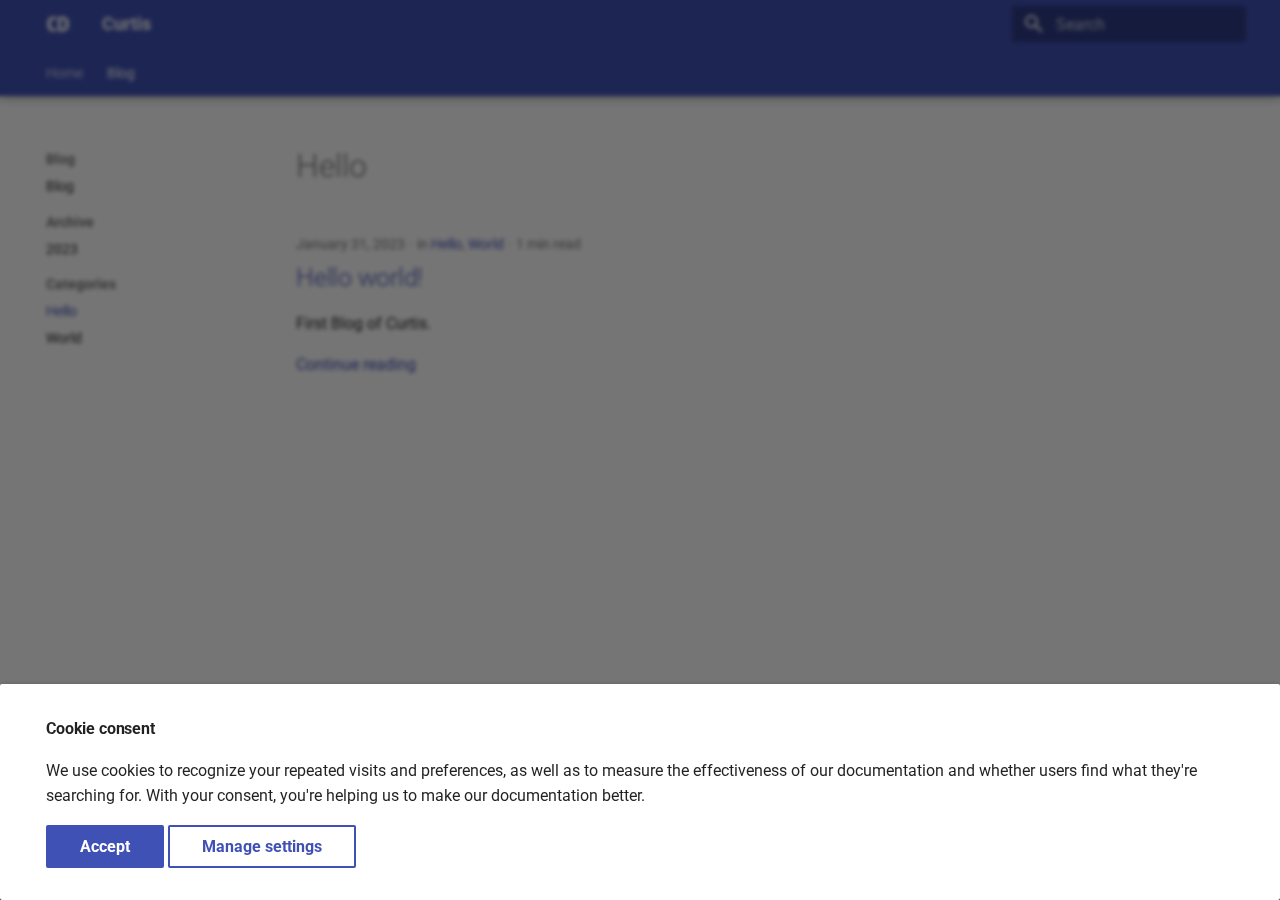
<file: site/blog/category/hello/index.html>
<!doctype html>
<html lang="en" class="no-js">
  <head>
    
      <meta charset="utf-8">
      <meta name="viewport" content="width=device-width,initial-scale=1">
      
      
      
      
        <link rel="prev" href="../../">
      
      
        <link rel="next" href="../world/">
      
      
        <link rel="alternate" type="application/rss+xml" title="RSS feed" href="../../../feed_rss_created.xml">
        <link rel="alternate" type="application/rss+xml" title="RSS feed of updated content" href="../../../feed_rss_updated.xml">
      
      <link rel="icon" href="../../../images/favicon.png">
      <meta name="generator" content="mkdocs-1.5.3, mkdocs-material-9.4.5">
    
    
      
        <title>Hello - Curtis</title>
      
    
    
      <link rel="stylesheet" href="../../../assets/stylesheets/main.6a10b989.min.css">
      
      


    
    
      
    
    
      
        
        
        <link rel="preconnect" href="https://fonts.gstatic.com" crossorigin>
        <link rel="stylesheet" href="https://fonts.googleapis.com/css?family=Roboto:300,300i,400,400i,700,700i%7CRoboto+Mono:400,400i,700,700i&display=fallback">
        <style>:root{--md-text-font:"Roboto";--md-code-font:"Roboto Mono"}</style>
      
    
    
      <link rel="stylesheet" href="../../../stylesheets/extra.css">
    
    <script>__md_scope=new URL("../../..",location),__md_hash=e=>[...e].reduce((e,_)=>(e<<5)-e+_.charCodeAt(0),0),__md_get=(e,_=localStorage,t=__md_scope)=>JSON.parse(_.getItem(t.pathname+"."+e)),__md_set=(e,_,t=localStorage,a=__md_scope)=>{try{t.setItem(a.pathname+"."+e,JSON.stringify(_))}catch(e){}}</script>
    
      
  


  
  

<script id="__analytics">function __md_analytics(){function n(){dataLayer.push(arguments)}window.dataLayer=window.dataLayer||[],n("js",new Date),n("config","G-XXXXXXXXXX"),document.addEventListener("DOMContentLoaded",function(){document.forms.search&&document.forms.search.query.addEventListener("blur",function(){this.value&&n("event","search",{search_term:this.value})}),document$.subscribe(function(){var a=document.forms.feedback;if(void 0!==a)for(var e of a.querySelectorAll("[type=submit]"))e.addEventListener("click",function(e){e.preventDefault();var t=document.location.pathname,e=this.getAttribute("data-md-value");n("event","feedback",{page:t,data:e}),a.firstElementChild.disabled=!0;e=a.querySelector(".md-feedback__note [data-md-value='"+e+"']");e&&(e.hidden=!1)}),a.hidden=!1}),location$.subscribe(function(e){n("config","G-XXXXXXXXXX",{page_path:e.pathname})})});var e=document.createElement("script");e.async=!0,e.src="https://www.googletagmanager.com/gtag/js?id=G-XXXXXXXXXX",document.getElementById("__analytics").insertAdjacentElement("afterEnd",e)}</script>
  
    <script>var consent;"undefined"==typeof __md_analytics||(consent=__md_get("__consent"))&&consent.analytics&&__md_analytics()</script>
  

    
    
    
  </head>
  
  
    <body dir="ltr">
  
    
    
      <script>var palette=__md_get("__palette");if(palette&&"object"==typeof palette.color)for(var key of Object.keys(palette.color))document.body.setAttribute("data-md-color-"+key,palette.color[key])</script>
    
    <input class="md-toggle" data-md-toggle="drawer" type="checkbox" id="__drawer" autocomplete="off">
    <input class="md-toggle" data-md-toggle="search" type="checkbox" id="__search" autocomplete="off">
    <label class="md-overlay" for="__drawer"></label>
    <div data-md-component="skip">
      
        
        <a href="#hello" class="md-skip">
          Skip to content
        </a>
      
    </div>
    <div data-md-component="announce">
      
    </div>
    
    
      

  

<header class="md-header md-header--shadow md-header--lifted" data-md-component="header">
  <nav class="md-header__inner md-grid" aria-label="Header">
    <a href="../../.." title="Curtis" class="md-header__button md-logo" aria-label="Curtis" data-md-component="logo">
      
  <img src="../../../images/logo.png" alt="logo">

    </a>
    <label class="md-header__button md-icon" for="__drawer">
      
      <svg xmlns="http://www.w3.org/2000/svg" viewBox="0 0 24 24"><path d="M3 6h18v2H3V6m0 5h18v2H3v-2m0 5h18v2H3v-2Z"/></svg>
    </label>
    <div class="md-header__title" data-md-component="header-title">
      <div class="md-header__ellipsis">
        <div class="md-header__topic">
          <span class="md-ellipsis">
            Curtis
          </span>
        </div>
        <div class="md-header__topic" data-md-component="header-topic">
          <span class="md-ellipsis">
            
              Hello
            
          </span>
        </div>
      </div>
    </div>
    
    
    
      <label class="md-header__button md-icon" for="__search">
        
        <svg xmlns="http://www.w3.org/2000/svg" viewBox="0 0 24 24"><path d="M9.5 3A6.5 6.5 0 0 1 16 9.5c0 1.61-.59 3.09-1.56 4.23l.27.27h.79l5 5-1.5 1.5-5-5v-.79l-.27-.27A6.516 6.516 0 0 1 9.5 16 6.5 6.5 0 0 1 3 9.5 6.5 6.5 0 0 1 9.5 3m0 2C7 5 5 7 5 9.5S7 14 9.5 14 14 12 14 9.5 12 5 9.5 5Z"/></svg>
      </label>
      <div class="md-search" data-md-component="search" role="dialog">
  <label class="md-search__overlay" for="__search"></label>
  <div class="md-search__inner" role="search">
    <form class="md-search__form" name="search">
      <input type="text" class="md-search__input" name="query" aria-label="Search" placeholder="Search" autocapitalize="off" autocorrect="off" autocomplete="off" spellcheck="false" data-md-component="search-query" required>
      <label class="md-search__icon md-icon" for="__search">
        
        <svg xmlns="http://www.w3.org/2000/svg" viewBox="0 0 24 24"><path d="M9.5 3A6.5 6.5 0 0 1 16 9.5c0 1.61-.59 3.09-1.56 4.23l.27.27h.79l5 5-1.5 1.5-5-5v-.79l-.27-.27A6.516 6.516 0 0 1 9.5 16 6.5 6.5 0 0 1 3 9.5 6.5 6.5 0 0 1 9.5 3m0 2C7 5 5 7 5 9.5S7 14 9.5 14 14 12 14 9.5 12 5 9.5 5Z"/></svg>
        
        <svg xmlns="http://www.w3.org/2000/svg" viewBox="0 0 24 24"><path d="M20 11v2H8l5.5 5.5-1.42 1.42L4.16 12l7.92-7.92L13.5 5.5 8 11h12Z"/></svg>
      </label>
      <nav class="md-search__options" aria-label="Search">
        
          <a href="javascript:void(0)" class="md-search__icon md-icon" title="Share" aria-label="Share" data-clipboard data-clipboard-text="" data-md-component="search-share" tabindex="-1">
            
            <svg xmlns="http://www.w3.org/2000/svg" viewBox="0 0 24 24"><path d="M18 16.08c-.76 0-1.44.3-1.96.77L8.91 12.7c.05-.23.09-.46.09-.7 0-.24-.04-.47-.09-.7l7.05-4.11c.54.5 1.25.81 2.04.81a3 3 0 0 0 3-3 3 3 0 0 0-3-3 3 3 0 0 0-3 3c0 .24.04.47.09.7L8.04 9.81C7.5 9.31 6.79 9 6 9a3 3 0 0 0-3 3 3 3 0 0 0 3 3c.79 0 1.5-.31 2.04-.81l7.12 4.15c-.05.21-.08.43-.08.66 0 1.61 1.31 2.91 2.92 2.91 1.61 0 2.92-1.3 2.92-2.91A2.92 2.92 0 0 0 18 16.08Z"/></svg>
          </a>
        
        <button type="reset" class="md-search__icon md-icon" title="Clear" aria-label="Clear" tabindex="-1">
          
          <svg xmlns="http://www.w3.org/2000/svg" viewBox="0 0 24 24"><path d="M19 6.41 17.59 5 12 10.59 6.41 5 5 6.41 10.59 12 5 17.59 6.41 19 12 13.41 17.59 19 19 17.59 13.41 12 19 6.41Z"/></svg>
        </button>
      </nav>
      
        <div class="md-search__suggest" data-md-component="search-suggest"></div>
      
    </form>
    <div class="md-search__output">
      <div class="md-search__scrollwrap" data-md-scrollfix>
        <div class="md-search-result" data-md-component="search-result">
          <div class="md-search-result__meta">
            Initializing search
          </div>
          <ol class="md-search-result__list" role="presentation"></ol>
        </div>
      </div>
    </div>
  </div>
</div>
    
    
  </nav>
  
    
      
<nav class="md-tabs" aria-label="Tabs" data-md-component="tabs">
  <div class="md-grid">
    <ul class="md-tabs__list">
      
        
  
  
  
    <li class="md-tabs__item">
      <a href="../../.." class="md-tabs__link">
        
  
    
  
  Home

      </a>
    </li>
  

      
        
  
  
    
  
  
    
    
      <li class="md-tabs__item md-tabs__item--active">
        <a href="../../" class="md-tabs__link">
          
  
  Blog

        </a>
      </li>
    
  

      
    </ul>
  </div>
</nav>
    
  
</header>
    
    <div class="md-container" data-md-component="container">
      
      
        
      
      <main class="md-main" data-md-component="main">
        <div class="md-main__inner md-grid">
          
            
              
              <div class="md-sidebar md-sidebar--primary" data-md-component="sidebar" data-md-type="navigation" >
                <div class="md-sidebar__scrollwrap">
                  <div class="md-sidebar__inner">
                    


  


<nav class="md-nav md-nav--primary md-nav--lifted" aria-label="Navigation" data-md-level="0">
  <label class="md-nav__title" for="__drawer">
    <a href="../../.." title="Curtis" class="md-nav__button md-logo" aria-label="Curtis" data-md-component="logo">
      
  <img src="../../../images/logo.png" alt="logo">

    </a>
    Curtis
  </label>
  
  <ul class="md-nav__list" data-md-scrollfix>
    
      
      
  
  
  
    <li class="md-nav__item">
      <a href="../../.." class="md-nav__link">
        
  
  <span class="md-ellipsis">
    Home
  </span>
  

      </a>
    </li>
  

    
      
      
  
  
    
  
  
    
    
    
    
    
      
      
    
    <li class="md-nav__item md-nav__item--active md-nav__item--section md-nav__item--nested">
      
        
        
        
        <input class="md-nav__toggle md-toggle " type="checkbox" id="__nav_2" checked>
        
          
          <label class="md-nav__link" for="__nav_2" id="__nav_2_label" tabindex="">
            
  
  <span class="md-ellipsis">
    Blog
  </span>
  

            <span class="md-nav__icon md-icon"></span>
          </label>
        
        <nav class="md-nav" data-md-level="1" aria-labelledby="__nav_2_label" aria-expanded="true">
          <label class="md-nav__title" for="__nav_2">
            <span class="md-nav__icon md-icon"></span>
            Blog
          </label>
          <ul class="md-nav__list" data-md-scrollfix>
            
              
                
  
  
  
    <li class="md-nav__item">
      <a href="../../" class="md-nav__link">
        
  
  <span class="md-ellipsis">
    Blog
  </span>
  

      </a>
    </li>
  

              
            
              
                
  
  
  
    
    
    
    
    
      
      
    
    <li class="md-nav__item md-nav__item--section md-nav__item--nested">
      
        
        
        
          
        
        <input class="md-nav__toggle md-toggle md-toggle--indeterminate" type="checkbox" id="__nav_2_2" >
        
          
          <label class="md-nav__link" for="__nav_2_2" id="__nav_2_2_label" tabindex="">
            
  
  <span class="md-ellipsis">
    Archive
  </span>
  

            <span class="md-nav__icon md-icon"></span>
          </label>
        
        <nav class="md-nav" data-md-level="2" aria-labelledby="__nav_2_2_label" aria-expanded="false">
          <label class="md-nav__title" for="__nav_2_2">
            <span class="md-nav__icon md-icon"></span>
            Archive
          </label>
          <ul class="md-nav__list" data-md-scrollfix>
            
              
                
  
  
  
    <li class="md-nav__item">
      <a href="../../archive/2023/" class="md-nav__link">
        
  
  <span class="md-ellipsis">
    2023
  </span>
  

      </a>
    </li>
  

              
            
          </ul>
        </nav>
      
    </li>
  

              
            
              
                
  
  
    
  
  
    
    
    
    
    
      
      
    
    <li class="md-nav__item md-nav__item--active md-nav__item--section md-nav__item--nested">
      
        
        
        
        <input class="md-nav__toggle md-toggle " type="checkbox" id="__nav_2_3" checked>
        
          
          <label class="md-nav__link" for="__nav_2_3" id="__nav_2_3_label" tabindex="">
            
  
  <span class="md-ellipsis">
    Categories
  </span>
  

            <span class="md-nav__icon md-icon"></span>
          </label>
        
        <nav class="md-nav" data-md-level="2" aria-labelledby="__nav_2_3_label" aria-expanded="true">
          <label class="md-nav__title" for="__nav_2_3">
            <span class="md-nav__icon md-icon"></span>
            Categories
          </label>
          <ul class="md-nav__list" data-md-scrollfix>
            
              
                
  
  
    
  
  
    <li class="md-nav__item md-nav__item--active">
      
      <input class="md-nav__toggle md-toggle" type="checkbox" id="__toc">
      
      
        
      
      
      <a href="./" class="md-nav__link md-nav__link--active">
        
  
  <span class="md-ellipsis">
    Hello
  </span>
  

      </a>
      
    </li>
  

              
            
              
                
  
  
  
    <li class="md-nav__item">
      <a href="../world/" class="md-nav__link">
        
  
  <span class="md-ellipsis">
    World
  </span>
  

      </a>
    </li>
  

              
            
          </ul>
        </nav>
      
    </li>
  

              
            
          </ul>
        </nav>
      
    </li>
  

    
  </ul>
</nav>
                  </div>
                </div>
              </div>
            
            
              
              <div class="md-sidebar md-sidebar--secondary" data-md-component="sidebar" data-md-type="toc" >
                <div class="md-sidebar__scrollwrap">
                  <div class="md-sidebar__inner">
                    

<nav class="md-nav md-nav--secondary" aria-label="Table of contents">
  
  
  
    
  
  
</nav>
                  </div>
                </div>
              </div>
            
          
          
  <div class="md-content" data-md-component="content">
    <div class="md-content__inner">
      <header class="md-typeset">
        <h1 id="hello">Hello</h1>
      </header>
      
        <article class="md-post md-post--excerpt">
  <header class="md-post__header">
    
    <div class="md-post__meta md-meta">
      <ul class="md-meta__list">
        <li class="md-meta__item">
          <time datetime="2023-01-31 00:00:00">January 31, 2023</time></li>
        
          <li class="md-meta__item">
            in
            
              <a href="./" class="md-meta__link">Hello</a>, 
              <a href="../world/" class="md-meta__link">World</a></li>
        
        
          
          <li class="md-meta__item">
            
              1 min read
            
          </li>
        
      </ul>
      
    </div>
  </header>
  <div class="md-post__content md-typeset">
    <h2 id="hello-world"><a class="toclink" href="../../2023/01/31/hello-world/">Hello world!</a></h2>
<p>First Blog of Curtis.</p>

    <nav class="md-post__action">
      <a href="../../2023/01/31/hello-world/">
        Continue reading
      </a>
    </nav>
  </div>
</article>
      
      
        
          



<nav class="md-pagination">
  
</nav>
        
      
    </div>
  </div>

          
        </div>
        
          <button type="button" class="md-top md-icon" data-md-component="top" hidden>
  
  <svg xmlns="http://www.w3.org/2000/svg" viewBox="0 0 24 24"><path d="M13 20h-2V8l-5.5 5.5-1.42-1.42L12 4.16l7.92 7.92-1.42 1.42L13 8v12Z"/></svg>
  Back to top
</button>
        
      </main>
      
        <footer class="md-footer">
  
    
      
      <nav class="md-footer__inner md-grid" aria-label="Footer" >
        
          
          <a href="../../" class="md-footer__link md-footer__link--prev" aria-label="Previous: Blog">
            <div class="md-footer__button md-icon">
              
              <svg xmlns="http://www.w3.org/2000/svg" viewBox="0 0 24 24"><path d="M20 11v2H8l5.5 5.5-1.42 1.42L4.16 12l7.92-7.92L13.5 5.5 8 11h12Z"/></svg>
            </div>
            <div class="md-footer__title">
              <span class="md-footer__direction">
                Previous
              </span>
              <div class="md-ellipsis">
                Blog
              </div>
            </div>
          </a>
        
        
          
          <a href="../world/" class="md-footer__link md-footer__link--next" aria-label="Next: World">
            <div class="md-footer__title">
              <span class="md-footer__direction">
                Next
              </span>
              <div class="md-ellipsis">
                World
              </div>
            </div>
            <div class="md-footer__button md-icon">
              
              <svg xmlns="http://www.w3.org/2000/svg" viewBox="0 0 24 24"><path d="M4 11v2h12l-5.5 5.5 1.42 1.42L19.84 12l-7.92-7.92L10.5 5.5 16 11H4Z"/></svg>
            </div>
          </a>
        
      </nav>
    
  
  <div class="md-footer-meta md-typeset">
    <div class="md-footer-meta__inner md-grid">
      <div class="md-copyright">
  
    <div class="md-copyright__highlight">
      Copyright &copy; 2023 Curtis
    </div>
  
  
</div>
      
        <div class="md-social">
  
    
    
    
    
    <a href="https://github.com/ckcd" target="_blank" rel="noopener" title="GitHub" class="md-social__link">
      <svg xmlns="http://www.w3.org/2000/svg" viewBox="0 0 496 512"><!--! Font Awesome Free 6.4.2 by @fontawesome - https://fontawesome.com License - https://fontawesome.com/license/free (Icons: CC BY 4.0, Fonts: SIL OFL 1.1, Code: MIT License) Copyright 2023 Fonticons, Inc.--><path d="M165.9 397.4c0 2-2.3 3.6-5.2 3.6-3.3.3-5.6-1.3-5.6-3.6 0-2 2.3-3.6 5.2-3.6 3-.3 5.6 1.3 5.6 3.6zm-31.1-4.5c-.7 2 1.3 4.3 4.3 4.9 2.6 1 5.6 0 6.2-2s-1.3-4.3-4.3-5.2c-2.6-.7-5.5.3-6.2 2.3zm44.2-1.7c-2.9.7-4.9 2.6-4.6 4.9.3 2 2.9 3.3 5.9 2.6 2.9-.7 4.9-2.6 4.6-4.6-.3-1.9-3-3.2-5.9-2.9zM244.8 8C106.1 8 0 113.3 0 252c0 110.9 69.8 205.8 169.5 239.2 12.8 2.3 17.3-5.6 17.3-12.1 0-6.2-.3-40.4-.3-61.4 0 0-70 15-84.7-29.8 0 0-11.4-29.1-27.8-36.6 0 0-22.9-15.7 1.6-15.4 0 0 24.9 2 38.6 25.8 21.9 38.6 58.6 27.5 72.9 20.9 2.3-16 8.8-27.1 16-33.7-55.9-6.2-112.3-14.3-112.3-110.5 0-27.5 7.6-41.3 23.6-58.9-2.6-6.5-11.1-33.3 2.6-67.9 20.9-6.5 69 27 69 27 20-5.6 41.5-8.5 62.8-8.5s42.8 2.9 62.8 8.5c0 0 48.1-33.6 69-27 13.7 34.7 5.2 61.4 2.6 67.9 16 17.7 25.8 31.5 25.8 58.9 0 96.5-58.9 104.2-114.8 110.5 9.2 7.9 17 22.9 17 46.4 0 33.7-.3 75.4-.3 83.6 0 6.5 4.6 14.4 17.3 12.1C428.2 457.8 496 362.9 496 252 496 113.3 383.5 8 244.8 8zM97.2 352.9c-1.3 1-1 3.3.7 5.2 1.6 1.6 3.9 2.3 5.2 1 1.3-1 1-3.3-.7-5.2-1.6-1.6-3.9-2.3-5.2-1zm-10.8-8.1c-.7 1.3.3 2.9 2.3 3.9 1.6 1 3.6.7 4.3-.7.7-1.3-.3-2.9-2.3-3.9-2-.6-3.6-.3-4.3.7zm32.4 35.6c-1.6 1.3-1 4.3 1.3 6.2 2.3 2.3 5.2 2.6 6.5 1 1.3-1.3.7-4.3-1.3-6.2-2.2-2.3-5.2-2.6-6.5-1zm-11.4-14.7c-1.6 1-1.6 3.6 0 5.9 1.6 2.3 4.3 3.3 5.6 2.3 1.6-1.3 1.6-3.9 0-6.2-1.4-2.3-4-3.3-5.6-2z"/></svg>
    </a>
  
    
    
    
    
    <a href="https://weibo.com/CnisXi" target="_blank" rel="noopener" title="Weibo" class="md-social__link">
      <svg xmlns="http://www.w3.org/2000/svg" viewBox="0 0 512 512"><!--! Font Awesome Free 6.4.2 by @fontawesome - https://fontawesome.com License - https://fontawesome.com/license/free (Icons: CC BY 4.0, Fonts: SIL OFL 1.1, Code: MIT License) Copyright 2023 Fonticons, Inc.--><path d="M407 177.6c7.6-24-13.4-46.8-37.4-41.7-22 4.8-28.8-28.1-7.1-32.8 50.1-10.9 92.3 37.1 76.5 84.8-6.8 21.2-38.8 10.8-32-10.3zM214.8 446.7C108.5 446.7 0 395.3 0 310.4c0-44.3 28-95.4 76.3-143.7C176 67 279.5 65.8 249.9 161c-4 13.1 12.3 5.7 12.3 6 79.5-33.6 140.5-16.8 114 51.4-3.7 9.4 1.1 10.9 8.3 13.1 135.7 42.3 34.8 215.2-169.7 215.2zm143.7-146.3c-5.4-55.7-78.5-94-163.4-85.7-84.8 8.6-148.8 60.3-143.4 116s78.5 94 163.4 85.7c84.8-8.6 148.8-60.3 143.4-116zM347.9 35.1c-25.9 5.6-16.8 43.7 8.3 38.3 72.3-15.2 134.8 52.8 111.7 124-7.4 24.2 29.1 37 37.4 12 31.9-99.8-55.1-195.9-157.4-174.3zm-78.5 311c-17.1 38.8-66.8 60-109.1 46.3-40.8-13.1-58-53.4-40.3-89.7 17.7-35.4 63.1-55.4 103.4-45.1 42 10.8 63.1 50.2 46 88.5zm-86.3-30c-12.9-5.4-30 .3-38 12.9-8.3 12.9-4.3 28 8.6 34 13.1 6 30.8.3 39.1-12.9 8-13.1 3.7-28.3-9.7-34zm32.6-13.4c-5.1-1.7-11.4.6-14.3 5.4-2.9 5.1-1.4 10.6 3.7 12.9 5.1 2 11.7-.3 14.6-5.4 2.8-5.2 1.1-10.9-4-12.9z"/></svg>
    </a>
  
</div>
      
    </div>
  </div>
</footer>
      
    </div>
    <div class="md-dialog" data-md-component="dialog">
      <div class="md-dialog__inner md-typeset"></div>
    </div>
    
    
      <div class="md-consent" data-md-component="consent" id="__consent" hidden>
        <div class="md-consent__overlay"></div>
        <aside class="md-consent__inner">
          <form class="md-consent__form md-grid md-typeset" name="consent">
            

  
    
  




  


<h4>Cookie consent</h4>
<p>We use cookies to recognize your repeated visits and preferences, as well as to measure the effectiveness of our documentation and whether users find what they're searching for. With your consent, you're helping us to make our documentation better.</p>
<input class="md-toggle" type="checkbox" id="__settings" >
<div class="md-consent__settings">
  <ul class="task-list">
    
      
      
        
        
      
      <li class="task-list-item">
        <label class="task-list-control">
          <input type="checkbox" name="analytics" checked>
          <span class="task-list-indicator"></span>
          Google Analytics
        </label>
      </li>
    
  </ul>
</div>
<div class="md-consent__controls">
  
    
      <button class="md-button md-button--primary">Accept</button>
    
    
    
  
    
    
    
      <label class="md-button" for="__settings">Manage settings</label>
    
  
</div>
          </form>
        </aside>
      </div>
      <script>var consent=__md_get("__consent");if(consent)for(var input of document.forms.consent.elements)input.name&&(input.checked=consent[input.name]||!1);else"file:"!==location.protocol&&setTimeout(function(){document.querySelector("[data-md-component=consent]").hidden=!1},250);var action,form=document.forms.consent;for(action of["submit","reset"])form.addEventListener(action,function(e){if(e.preventDefault(),"reset"===e.type)for(var n of document.forms.consent.elements)n.name&&(n.checked=!1);__md_set("__consent",Object.fromEntries(Array.from(new FormData(form).keys()).map(function(e){return[e,!0]}))),location.hash="",location.reload()})</script>
    
    <script id="__config" type="application/json">{"base": "../../..", "features": ["navigation.footer", "header.autohide", "navigation.tabs", "navigation.tabs.sticky", "navigation.sections", "navigation.expand", "navigation.path", "navigation.top", "search.suggest", "search.highlight", "search.share"], "search": "../../../assets/javascripts/workers/search.f886a092.min.js", "translations": {"clipboard.copied": "Copied to clipboard", "clipboard.copy": "Copy to clipboard", "search.result.more.one": "1 more on this page", "search.result.more.other": "# more on this page", "search.result.none": "No matching documents", "search.result.one": "1 matching document", "search.result.other": "# matching documents", "search.result.placeholder": "Type to start searching", "search.result.term.missing": "Missing", "select.version": "Select version"}}</script>
    
    
      <script src="../../../assets/javascripts/bundle.aecac24b.min.js"></script>
      
    
  </body>
</html>
</file>
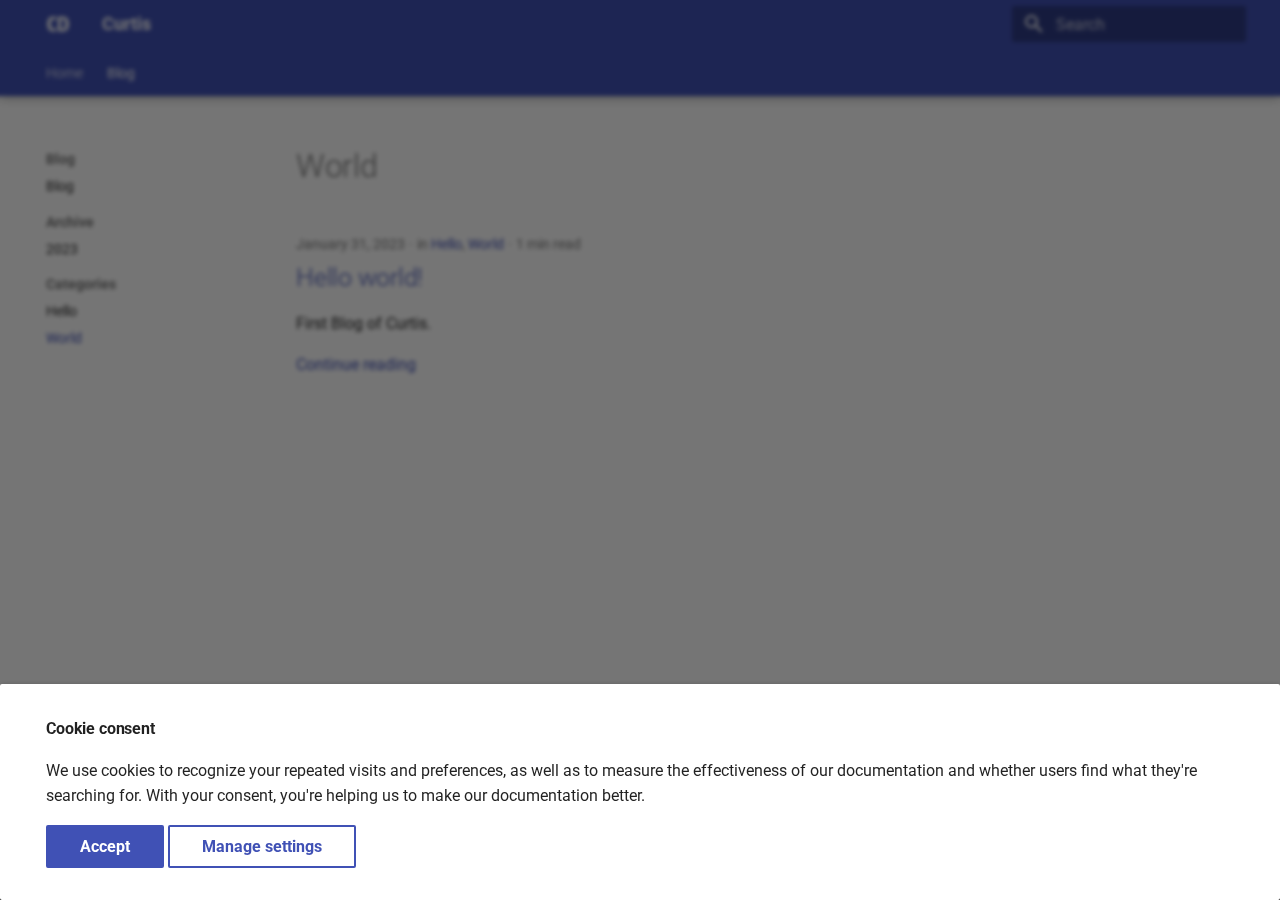
<file: site/blog/category/world/index.html>
<!doctype html>
<html lang="en" class="no-js">
  <head>
    
      <meta charset="utf-8">
      <meta name="viewport" content="width=device-width,initial-scale=1">
      
      
      
      
        <link rel="prev" href="../hello/">
      
      
        <link rel="next" href="../../archive/2023/">
      
      
        <link rel="alternate" type="application/rss+xml" title="RSS feed" href="../../../feed_rss_created.xml">
        <link rel="alternate" type="application/rss+xml" title="RSS feed of updated content" href="../../../feed_rss_updated.xml">
      
      <link rel="icon" href="../../../images/favicon.png">
      <meta name="generator" content="mkdocs-1.5.3, mkdocs-material-9.4.5">
    
    
      
        <title>World - Curtis</title>
      
    
    
      <link rel="stylesheet" href="../../../assets/stylesheets/main.6a10b989.min.css">
      
      


    
    
      
    
    
      
        
        
        <link rel="preconnect" href="https://fonts.gstatic.com" crossorigin>
        <link rel="stylesheet" href="https://fonts.googleapis.com/css?family=Roboto:300,300i,400,400i,700,700i%7CRoboto+Mono:400,400i,700,700i&display=fallback">
        <style>:root{--md-text-font:"Roboto";--md-code-font:"Roboto Mono"}</style>
      
    
    
      <link rel="stylesheet" href="../../../stylesheets/extra.css">
    
    <script>__md_scope=new URL("../../..",location),__md_hash=e=>[...e].reduce((e,_)=>(e<<5)-e+_.charCodeAt(0),0),__md_get=(e,_=localStorage,t=__md_scope)=>JSON.parse(_.getItem(t.pathname+"."+e)),__md_set=(e,_,t=localStorage,a=__md_scope)=>{try{t.setItem(a.pathname+"."+e,JSON.stringify(_))}catch(e){}}</script>
    
      
  


  
  

<script id="__analytics">function __md_analytics(){function n(){dataLayer.push(arguments)}window.dataLayer=window.dataLayer||[],n("js",new Date),n("config","G-XXXXXXXXXX"),document.addEventListener("DOMContentLoaded",function(){document.forms.search&&document.forms.search.query.addEventListener("blur",function(){this.value&&n("event","search",{search_term:this.value})}),document$.subscribe(function(){var a=document.forms.feedback;if(void 0!==a)for(var e of a.querySelectorAll("[type=submit]"))e.addEventListener("click",function(e){e.preventDefault();var t=document.location.pathname,e=this.getAttribute("data-md-value");n("event","feedback",{page:t,data:e}),a.firstElementChild.disabled=!0;e=a.querySelector(".md-feedback__note [data-md-value='"+e+"']");e&&(e.hidden=!1)}),a.hidden=!1}),location$.subscribe(function(e){n("config","G-XXXXXXXXXX",{page_path:e.pathname})})});var e=document.createElement("script");e.async=!0,e.src="https://www.googletagmanager.com/gtag/js?id=G-XXXXXXXXXX",document.getElementById("__analytics").insertAdjacentElement("afterEnd",e)}</script>
  
    <script>var consent;"undefined"==typeof __md_analytics||(consent=__md_get("__consent"))&&consent.analytics&&__md_analytics()</script>
  

    
    
    
  </head>
  
  
    <body dir="ltr">
  
    
    
      <script>var palette=__md_get("__palette");if(palette&&"object"==typeof palette.color)for(var key of Object.keys(palette.color))document.body.setAttribute("data-md-color-"+key,palette.color[key])</script>
    
    <input class="md-toggle" data-md-toggle="drawer" type="checkbox" id="__drawer" autocomplete="off">
    <input class="md-toggle" data-md-toggle="search" type="checkbox" id="__search" autocomplete="off">
    <label class="md-overlay" for="__drawer"></label>
    <div data-md-component="skip">
      
        
        <a href="#world" class="md-skip">
          Skip to content
        </a>
      
    </div>
    <div data-md-component="announce">
      
    </div>
    
    
      

  

<header class="md-header md-header--shadow md-header--lifted" data-md-component="header">
  <nav class="md-header__inner md-grid" aria-label="Header">
    <a href="../../.." title="Curtis" class="md-header__button md-logo" aria-label="Curtis" data-md-component="logo">
      
  <img src="../../../images/logo.png" alt="logo">

    </a>
    <label class="md-header__button md-icon" for="__drawer">
      
      <svg xmlns="http://www.w3.org/2000/svg" viewBox="0 0 24 24"><path d="M3 6h18v2H3V6m0 5h18v2H3v-2m0 5h18v2H3v-2Z"/></svg>
    </label>
    <div class="md-header__title" data-md-component="header-title">
      <div class="md-header__ellipsis">
        <div class="md-header__topic">
          <span class="md-ellipsis">
            Curtis
          </span>
        </div>
        <div class="md-header__topic" data-md-component="header-topic">
          <span class="md-ellipsis">
            
              World
            
          </span>
        </div>
      </div>
    </div>
    
    
    
      <label class="md-header__button md-icon" for="__search">
        
        <svg xmlns="http://www.w3.org/2000/svg" viewBox="0 0 24 24"><path d="M9.5 3A6.5 6.5 0 0 1 16 9.5c0 1.61-.59 3.09-1.56 4.23l.27.27h.79l5 5-1.5 1.5-5-5v-.79l-.27-.27A6.516 6.516 0 0 1 9.5 16 6.5 6.5 0 0 1 3 9.5 6.5 6.5 0 0 1 9.5 3m0 2C7 5 5 7 5 9.5S7 14 9.5 14 14 12 14 9.5 12 5 9.5 5Z"/></svg>
      </label>
      <div class="md-search" data-md-component="search" role="dialog">
  <label class="md-search__overlay" for="__search"></label>
  <div class="md-search__inner" role="search">
    <form class="md-search__form" name="search">
      <input type="text" class="md-search__input" name="query" aria-label="Search" placeholder="Search" autocapitalize="off" autocorrect="off" autocomplete="off" spellcheck="false" data-md-component="search-query" required>
      <label class="md-search__icon md-icon" for="__search">
        
        <svg xmlns="http://www.w3.org/2000/svg" viewBox="0 0 24 24"><path d="M9.5 3A6.5 6.5 0 0 1 16 9.5c0 1.61-.59 3.09-1.56 4.23l.27.27h.79l5 5-1.5 1.5-5-5v-.79l-.27-.27A6.516 6.516 0 0 1 9.5 16 6.5 6.5 0 0 1 3 9.5 6.5 6.5 0 0 1 9.5 3m0 2C7 5 5 7 5 9.5S7 14 9.5 14 14 12 14 9.5 12 5 9.5 5Z"/></svg>
        
        <svg xmlns="http://www.w3.org/2000/svg" viewBox="0 0 24 24"><path d="M20 11v2H8l5.5 5.5-1.42 1.42L4.16 12l7.92-7.92L13.5 5.5 8 11h12Z"/></svg>
      </label>
      <nav class="md-search__options" aria-label="Search">
        
          <a href="javascript:void(0)" class="md-search__icon md-icon" title="Share" aria-label="Share" data-clipboard data-clipboard-text="" data-md-component="search-share" tabindex="-1">
            
            <svg xmlns="http://www.w3.org/2000/svg" viewBox="0 0 24 24"><path d="M18 16.08c-.76 0-1.44.3-1.96.77L8.91 12.7c.05-.23.09-.46.09-.7 0-.24-.04-.47-.09-.7l7.05-4.11c.54.5 1.25.81 2.04.81a3 3 0 0 0 3-3 3 3 0 0 0-3-3 3 3 0 0 0-3 3c0 .24.04.47.09.7L8.04 9.81C7.5 9.31 6.79 9 6 9a3 3 0 0 0-3 3 3 3 0 0 0 3 3c.79 0 1.5-.31 2.04-.81l7.12 4.15c-.05.21-.08.43-.08.66 0 1.61 1.31 2.91 2.92 2.91 1.61 0 2.92-1.3 2.92-2.91A2.92 2.92 0 0 0 18 16.08Z"/></svg>
          </a>
        
        <button type="reset" class="md-search__icon md-icon" title="Clear" aria-label="Clear" tabindex="-1">
          
          <svg xmlns="http://www.w3.org/2000/svg" viewBox="0 0 24 24"><path d="M19 6.41 17.59 5 12 10.59 6.41 5 5 6.41 10.59 12 5 17.59 6.41 19 12 13.41 17.59 19 19 17.59 13.41 12 19 6.41Z"/></svg>
        </button>
      </nav>
      
        <div class="md-search__suggest" data-md-component="search-suggest"></div>
      
    </form>
    <div class="md-search__output">
      <div class="md-search__scrollwrap" data-md-scrollfix>
        <div class="md-search-result" data-md-component="search-result">
          <div class="md-search-result__meta">
            Initializing search
          </div>
          <ol class="md-search-result__list" role="presentation"></ol>
        </div>
      </div>
    </div>
  </div>
</div>
    
    
  </nav>
  
    
      
<nav class="md-tabs" aria-label="Tabs" data-md-component="tabs">
  <div class="md-grid">
    <ul class="md-tabs__list">
      
        
  
  
  
    <li class="md-tabs__item">
      <a href="../../.." class="md-tabs__link">
        
  
    
  
  Home

      </a>
    </li>
  

      
        
  
  
    
  
  
    
    
      <li class="md-tabs__item md-tabs__item--active">
        <a href="../../" class="md-tabs__link">
          
  
  Blog

        </a>
      </li>
    
  

      
    </ul>
  </div>
</nav>
    
  
</header>
    
    <div class="md-container" data-md-component="container">
      
      
        
      
      <main class="md-main" data-md-component="main">
        <div class="md-main__inner md-grid">
          
            
              
              <div class="md-sidebar md-sidebar--primary" data-md-component="sidebar" data-md-type="navigation" >
                <div class="md-sidebar__scrollwrap">
                  <div class="md-sidebar__inner">
                    


  


<nav class="md-nav md-nav--primary md-nav--lifted" aria-label="Navigation" data-md-level="0">
  <label class="md-nav__title" for="__drawer">
    <a href="../../.." title="Curtis" class="md-nav__button md-logo" aria-label="Curtis" data-md-component="logo">
      
  <img src="../../../images/logo.png" alt="logo">

    </a>
    Curtis
  </label>
  
  <ul class="md-nav__list" data-md-scrollfix>
    
      
      
  
  
  
    <li class="md-nav__item">
      <a href="../../.." class="md-nav__link">
        
  
  <span class="md-ellipsis">
    Home
  </span>
  

      </a>
    </li>
  

    
      
      
  
  
    
  
  
    
    
    
    
    
      
      
    
    <li class="md-nav__item md-nav__item--active md-nav__item--section md-nav__item--nested">
      
        
        
        
        <input class="md-nav__toggle md-toggle " type="checkbox" id="__nav_2" checked>
        
          
          <label class="md-nav__link" for="__nav_2" id="__nav_2_label" tabindex="">
            
  
  <span class="md-ellipsis">
    Blog
  </span>
  

            <span class="md-nav__icon md-icon"></span>
          </label>
        
        <nav class="md-nav" data-md-level="1" aria-labelledby="__nav_2_label" aria-expanded="true">
          <label class="md-nav__title" for="__nav_2">
            <span class="md-nav__icon md-icon"></span>
            Blog
          </label>
          <ul class="md-nav__list" data-md-scrollfix>
            
              
                
  
  
  
    <li class="md-nav__item">
      <a href="../../" class="md-nav__link">
        
  
  <span class="md-ellipsis">
    Blog
  </span>
  

      </a>
    </li>
  

              
            
              
                
  
  
  
    
    
    
    
    
      
      
    
    <li class="md-nav__item md-nav__item--section md-nav__item--nested">
      
        
        
        
          
        
        <input class="md-nav__toggle md-toggle md-toggle--indeterminate" type="checkbox" id="__nav_2_2" >
        
          
          <label class="md-nav__link" for="__nav_2_2" id="__nav_2_2_label" tabindex="">
            
  
  <span class="md-ellipsis">
    Archive
  </span>
  

            <span class="md-nav__icon md-icon"></span>
          </label>
        
        <nav class="md-nav" data-md-level="2" aria-labelledby="__nav_2_2_label" aria-expanded="false">
          <label class="md-nav__title" for="__nav_2_2">
            <span class="md-nav__icon md-icon"></span>
            Archive
          </label>
          <ul class="md-nav__list" data-md-scrollfix>
            
              
                
  
  
  
    <li class="md-nav__item">
      <a href="../../archive/2023/" class="md-nav__link">
        
  
  <span class="md-ellipsis">
    2023
  </span>
  

      </a>
    </li>
  

              
            
          </ul>
        </nav>
      
    </li>
  

              
            
              
                
  
  
    
  
  
    
    
    
    
    
      
      
    
    <li class="md-nav__item md-nav__item--active md-nav__item--section md-nav__item--nested">
      
        
        
        
        <input class="md-nav__toggle md-toggle " type="checkbox" id="__nav_2_3" checked>
        
          
          <label class="md-nav__link" for="__nav_2_3" id="__nav_2_3_label" tabindex="">
            
  
  <span class="md-ellipsis">
    Categories
  </span>
  

            <span class="md-nav__icon md-icon"></span>
          </label>
        
        <nav class="md-nav" data-md-level="2" aria-labelledby="__nav_2_3_label" aria-expanded="true">
          <label class="md-nav__title" for="__nav_2_3">
            <span class="md-nav__icon md-icon"></span>
            Categories
          </label>
          <ul class="md-nav__list" data-md-scrollfix>
            
              
                
  
  
  
    <li class="md-nav__item">
      <a href="../hello/" class="md-nav__link">
        
  
  <span class="md-ellipsis">
    Hello
  </span>
  

      </a>
    </li>
  

              
            
              
                
  
  
    
  
  
    <li class="md-nav__item md-nav__item--active">
      
      <input class="md-nav__toggle md-toggle" type="checkbox" id="__toc">
      
      
        
      
      
      <a href="./" class="md-nav__link md-nav__link--active">
        
  
  <span class="md-ellipsis">
    World
  </span>
  

      </a>
      
    </li>
  

              
            
          </ul>
        </nav>
      
    </li>
  

              
            
          </ul>
        </nav>
      
    </li>
  

    
  </ul>
</nav>
                  </div>
                </div>
              </div>
            
            
              
              <div class="md-sidebar md-sidebar--secondary" data-md-component="sidebar" data-md-type="toc" >
                <div class="md-sidebar__scrollwrap">
                  <div class="md-sidebar__inner">
                    

<nav class="md-nav md-nav--secondary" aria-label="Table of contents">
  
  
  
    
  
  
</nav>
                  </div>
                </div>
              </div>
            
          
          
  <div class="md-content" data-md-component="content">
    <div class="md-content__inner">
      <header class="md-typeset">
        <h1 id="world">World</h1>
      </header>
      
        <article class="md-post md-post--excerpt">
  <header class="md-post__header">
    
    <div class="md-post__meta md-meta">
      <ul class="md-meta__list">
        <li class="md-meta__item">
          <time datetime="2023-01-31 00:00:00">January 31, 2023</time></li>
        
          <li class="md-meta__item">
            in
            
              <a href="../hello/" class="md-meta__link">Hello</a>, 
              <a href="./" class="md-meta__link">World</a></li>
        
        
          
          <li class="md-meta__item">
            
              1 min read
            
          </li>
        
      </ul>
      
    </div>
  </header>
  <div class="md-post__content md-typeset">
    <h2 id="hello-world"><a class="toclink" href="../../2023/01/31/hello-world/">Hello world!</a></h2>
<p>First Blog of Curtis.</p>

    <nav class="md-post__action">
      <a href="../../2023/01/31/hello-world/">
        Continue reading
      </a>
    </nav>
  </div>
</article>
      
      
        
          



<nav class="md-pagination">
  
</nav>
        
      
    </div>
  </div>

          
        </div>
        
          <button type="button" class="md-top md-icon" data-md-component="top" hidden>
  
  <svg xmlns="http://www.w3.org/2000/svg" viewBox="0 0 24 24"><path d="M13 20h-2V8l-5.5 5.5-1.42-1.42L12 4.16l7.92 7.92-1.42 1.42L13 8v12Z"/></svg>
  Back to top
</button>
        
      </main>
      
        <footer class="md-footer">
  
    
      
      <nav class="md-footer__inner md-grid" aria-label="Footer" >
        
          
          <a href="../hello/" class="md-footer__link md-footer__link--prev" aria-label="Previous: Hello">
            <div class="md-footer__button md-icon">
              
              <svg xmlns="http://www.w3.org/2000/svg" viewBox="0 0 24 24"><path d="M20 11v2H8l5.5 5.5-1.42 1.42L4.16 12l7.92-7.92L13.5 5.5 8 11h12Z"/></svg>
            </div>
            <div class="md-footer__title">
              <span class="md-footer__direction">
                Previous
              </span>
              <div class="md-ellipsis">
                Hello
              </div>
            </div>
          </a>
        
        
          
          <a href="../../archive/2023/" class="md-footer__link md-footer__link--next" aria-label="Next: 2023">
            <div class="md-footer__title">
              <span class="md-footer__direction">
                Next
              </span>
              <div class="md-ellipsis">
                2023
              </div>
            </div>
            <div class="md-footer__button md-icon">
              
              <svg xmlns="http://www.w3.org/2000/svg" viewBox="0 0 24 24"><path d="M4 11v2h12l-5.5 5.5 1.42 1.42L19.84 12l-7.92-7.92L10.5 5.5 16 11H4Z"/></svg>
            </div>
          </a>
        
      </nav>
    
  
  <div class="md-footer-meta md-typeset">
    <div class="md-footer-meta__inner md-grid">
      <div class="md-copyright">
  
    <div class="md-copyright__highlight">
      Copyright &copy; 2023 Curtis
    </div>
  
  
</div>
      
        <div class="md-social">
  
    
    
    
    
    <a href="https://github.com/ckcd" target="_blank" rel="noopener" title="GitHub" class="md-social__link">
      <svg xmlns="http://www.w3.org/2000/svg" viewBox="0 0 496 512"><!--! Font Awesome Free 6.4.2 by @fontawesome - https://fontawesome.com License - https://fontawesome.com/license/free (Icons: CC BY 4.0, Fonts: SIL OFL 1.1, Code: MIT License) Copyright 2023 Fonticons, Inc.--><path d="M165.9 397.4c0 2-2.3 3.6-5.2 3.6-3.3.3-5.6-1.3-5.6-3.6 0-2 2.3-3.6 5.2-3.6 3-.3 5.6 1.3 5.6 3.6zm-31.1-4.5c-.7 2 1.3 4.3 4.3 4.9 2.6 1 5.6 0 6.2-2s-1.3-4.3-4.3-5.2c-2.6-.7-5.5.3-6.2 2.3zm44.2-1.7c-2.9.7-4.9 2.6-4.6 4.9.3 2 2.9 3.3 5.9 2.6 2.9-.7 4.9-2.6 4.6-4.6-.3-1.9-3-3.2-5.9-2.9zM244.8 8C106.1 8 0 113.3 0 252c0 110.9 69.8 205.8 169.5 239.2 12.8 2.3 17.3-5.6 17.3-12.1 0-6.2-.3-40.4-.3-61.4 0 0-70 15-84.7-29.8 0 0-11.4-29.1-27.8-36.6 0 0-22.9-15.7 1.6-15.4 0 0 24.9 2 38.6 25.8 21.9 38.6 58.6 27.5 72.9 20.9 2.3-16 8.8-27.1 16-33.7-55.9-6.2-112.3-14.3-112.3-110.5 0-27.5 7.6-41.3 23.6-58.9-2.6-6.5-11.1-33.3 2.6-67.9 20.9-6.5 69 27 69 27 20-5.6 41.5-8.5 62.8-8.5s42.8 2.9 62.8 8.5c0 0 48.1-33.6 69-27 13.7 34.7 5.2 61.4 2.6 67.9 16 17.7 25.8 31.5 25.8 58.9 0 96.5-58.9 104.2-114.8 110.5 9.2 7.9 17 22.9 17 46.4 0 33.7-.3 75.4-.3 83.6 0 6.5 4.6 14.4 17.3 12.1C428.2 457.8 496 362.9 496 252 496 113.3 383.5 8 244.8 8zM97.2 352.9c-1.3 1-1 3.3.7 5.2 1.6 1.6 3.9 2.3 5.2 1 1.3-1 1-3.3-.7-5.2-1.6-1.6-3.9-2.3-5.2-1zm-10.8-8.1c-.7 1.3.3 2.9 2.3 3.9 1.6 1 3.6.7 4.3-.7.7-1.3-.3-2.9-2.3-3.9-2-.6-3.6-.3-4.3.7zm32.4 35.6c-1.6 1.3-1 4.3 1.3 6.2 2.3 2.3 5.2 2.6 6.5 1 1.3-1.3.7-4.3-1.3-6.2-2.2-2.3-5.2-2.6-6.5-1zm-11.4-14.7c-1.6 1-1.6 3.6 0 5.9 1.6 2.3 4.3 3.3 5.6 2.3 1.6-1.3 1.6-3.9 0-6.2-1.4-2.3-4-3.3-5.6-2z"/></svg>
    </a>
  
    
    
    
    
    <a href="https://weibo.com/CnisXi" target="_blank" rel="noopener" title="Weibo" class="md-social__link">
      <svg xmlns="http://www.w3.org/2000/svg" viewBox="0 0 512 512"><!--! Font Awesome Free 6.4.2 by @fontawesome - https://fontawesome.com License - https://fontawesome.com/license/free (Icons: CC BY 4.0, Fonts: SIL OFL 1.1, Code: MIT License) Copyright 2023 Fonticons, Inc.--><path d="M407 177.6c7.6-24-13.4-46.8-37.4-41.7-22 4.8-28.8-28.1-7.1-32.8 50.1-10.9 92.3 37.1 76.5 84.8-6.8 21.2-38.8 10.8-32-10.3zM214.8 446.7C108.5 446.7 0 395.3 0 310.4c0-44.3 28-95.4 76.3-143.7C176 67 279.5 65.8 249.9 161c-4 13.1 12.3 5.7 12.3 6 79.5-33.6 140.5-16.8 114 51.4-3.7 9.4 1.1 10.9 8.3 13.1 135.7 42.3 34.8 215.2-169.7 215.2zm143.7-146.3c-5.4-55.7-78.5-94-163.4-85.7-84.8 8.6-148.8 60.3-143.4 116s78.5 94 163.4 85.7c84.8-8.6 148.8-60.3 143.4-116zM347.9 35.1c-25.9 5.6-16.8 43.7 8.3 38.3 72.3-15.2 134.8 52.8 111.7 124-7.4 24.2 29.1 37 37.4 12 31.9-99.8-55.1-195.9-157.4-174.3zm-78.5 311c-17.1 38.8-66.8 60-109.1 46.3-40.8-13.1-58-53.4-40.3-89.7 17.7-35.4 63.1-55.4 103.4-45.1 42 10.8 63.1 50.2 46 88.5zm-86.3-30c-12.9-5.4-30 .3-38 12.9-8.3 12.9-4.3 28 8.6 34 13.1 6 30.8.3 39.1-12.9 8-13.1 3.7-28.3-9.7-34zm32.6-13.4c-5.1-1.7-11.4.6-14.3 5.4-2.9 5.1-1.4 10.6 3.7 12.9 5.1 2 11.7-.3 14.6-5.4 2.8-5.2 1.1-10.9-4-12.9z"/></svg>
    </a>
  
</div>
      
    </div>
  </div>
</footer>
      
    </div>
    <div class="md-dialog" data-md-component="dialog">
      <div class="md-dialog__inner md-typeset"></div>
    </div>
    
    
      <div class="md-consent" data-md-component="consent" id="__consent" hidden>
        <div class="md-consent__overlay"></div>
        <aside class="md-consent__inner">
          <form class="md-consent__form md-grid md-typeset" name="consent">
            

  
    
  




  


<h4>Cookie consent</h4>
<p>We use cookies to recognize your repeated visits and preferences, as well as to measure the effectiveness of our documentation and whether users find what they're searching for. With your consent, you're helping us to make our documentation better.</p>
<input class="md-toggle" type="checkbox" id="__settings" >
<div class="md-consent__settings">
  <ul class="task-list">
    
      
      
        
        
      
      <li class="task-list-item">
        <label class="task-list-control">
          <input type="checkbox" name="analytics" checked>
          <span class="task-list-indicator"></span>
          Google Analytics
        </label>
      </li>
    
  </ul>
</div>
<div class="md-consent__controls">
  
    
      <button class="md-button md-button--primary">Accept</button>
    
    
    
  
    
    
    
      <label class="md-button" for="__settings">Manage settings</label>
    
  
</div>
          </form>
        </aside>
      </div>
      <script>var consent=__md_get("__consent");if(consent)for(var input of document.forms.consent.elements)input.name&&(input.checked=consent[input.name]||!1);else"file:"!==location.protocol&&setTimeout(function(){document.querySelector("[data-md-component=consent]").hidden=!1},250);var action,form=document.forms.consent;for(action of["submit","reset"])form.addEventListener(action,function(e){if(e.preventDefault(),"reset"===e.type)for(var n of document.forms.consent.elements)n.name&&(n.checked=!1);__md_set("__consent",Object.fromEntries(Array.from(new FormData(form).keys()).map(function(e){return[e,!0]}))),location.hash="",location.reload()})</script>
    
    <script id="__config" type="application/json">{"base": "../../..", "features": ["navigation.footer", "header.autohide", "navigation.tabs", "navigation.tabs.sticky", "navigation.sections", "navigation.expand", "navigation.path", "navigation.top", "search.suggest", "search.highlight", "search.share"], "search": "../../../assets/javascripts/workers/search.f886a092.min.js", "translations": {"clipboard.copied": "Copied to clipboard", "clipboard.copy": "Copy to clipboard", "search.result.more.one": "1 more on this page", "search.result.more.other": "# more on this page", "search.result.none": "No matching documents", "search.result.one": "1 matching document", "search.result.other": "# matching documents", "search.result.placeholder": "Type to start searching", "search.result.term.missing": "Missing", "select.version": "Select version"}}</script>
    
    
      <script src="../../../assets/javascripts/bundle.aecac24b.min.js"></script>
      
    
  </body>
</html>
</file>
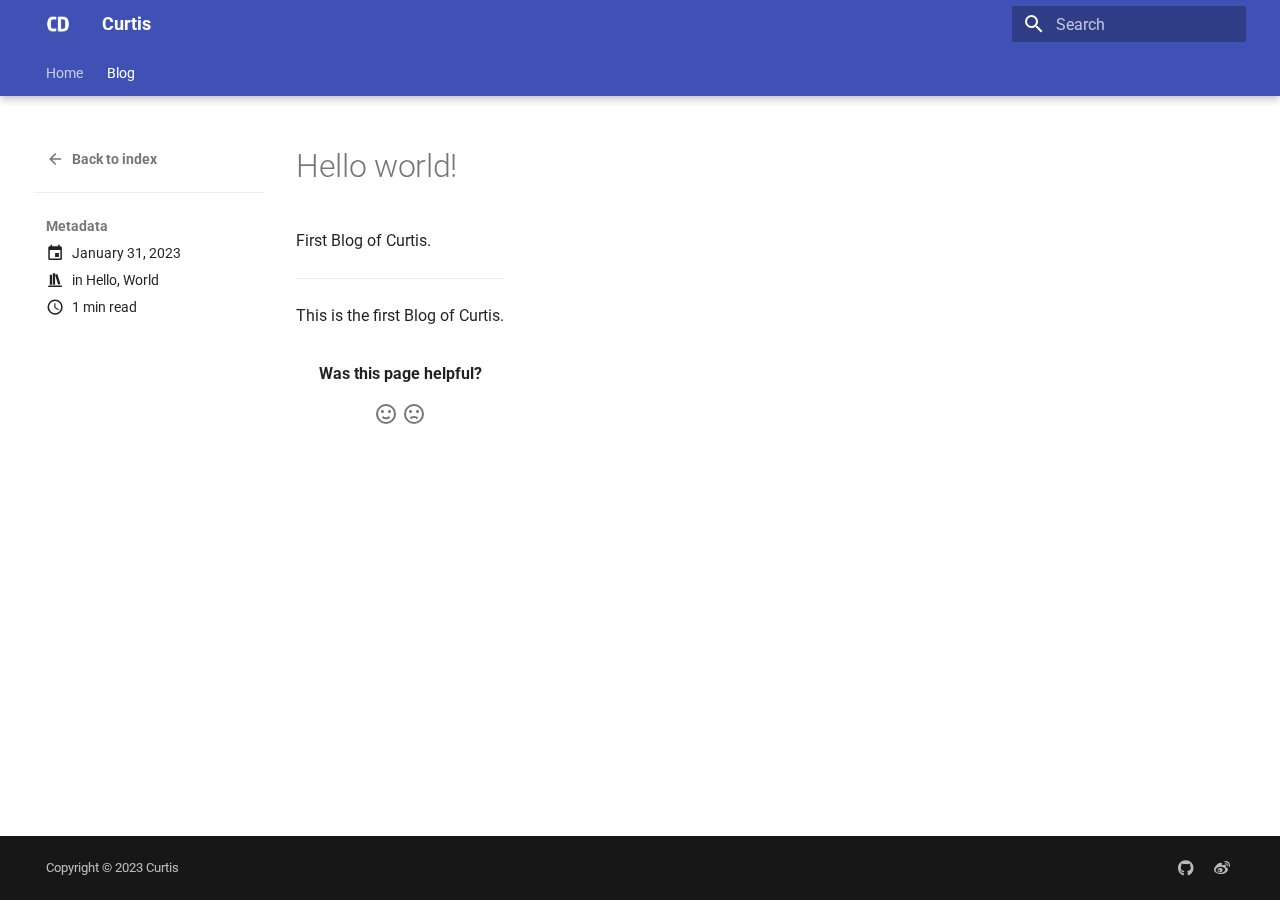
<file: blog/2023/01/31/hello-world/index.html>
<!doctype html>
<html lang="en" class="no-js">
  <head>
    
      <meta charset="utf-8">
      <meta name="viewport" content="width=device-width,initial-scale=1">
      
      
      
      
      
      
        <link rel="alternate" type="application/rss+xml" title="RSS feed" href="../../../../../feed_rss_created.xml">
        <link rel="alternate" type="application/rss+xml" title="RSS feed of updated content" href="../../../../../feed_rss_updated.xml">
      
      <link rel="icon" href="../../../../../images/favicon.png">
      <meta name="generator" content="mkdocs-1.5.3, mkdocs-material-9.4.6">
    
    
      
        <title>Hello world! - Curtis</title>
      
    
    
      <link rel="stylesheet" href="../../../../../assets/stylesheets/main.35e1ed30.min.css">
      
      


    
    
      
    
    
      
        
        
        <link rel="preconnect" href="https://fonts.gstatic.com" crossorigin>
        <link rel="stylesheet" href="https://fonts.googleapis.com/css?family=Roboto:300,300i,400,400i,700,700i%7CRoboto+Mono:400,400i,700,700i&display=fallback">
        <style>:root{--md-text-font:"Roboto";--md-code-font:"Roboto Mono"}</style>
      
    
    
      <link rel="stylesheet" href="../../../../../stylesheets/extra.css">
    
    <script>__md_scope=new URL("../../../../..",location),__md_hash=e=>[...e].reduce((e,_)=>(e<<5)-e+_.charCodeAt(0),0),__md_get=(e,_=localStorage,t=__md_scope)=>JSON.parse(_.getItem(t.pathname+"."+e)),__md_set=(e,_,t=localStorage,a=__md_scope)=>{try{t.setItem(a.pathname+"."+e,JSON.stringify(_))}catch(e){}}</script>
    
      
  


  
  

<script id="__analytics">function __md_analytics(){function n(){dataLayer.push(arguments)}window.dataLayer=window.dataLayer||[],n("js",new Date),n("config","G-1J09NCGYGJ"),document.addEventListener("DOMContentLoaded",function(){document.forms.search&&document.forms.search.query.addEventListener("blur",function(){this.value&&n("event","search",{search_term:this.value})}),document$.subscribe(function(){var a=document.forms.feedback;if(void 0!==a)for(var e of a.querySelectorAll("[type=submit]"))e.addEventListener("click",function(e){e.preventDefault();var t=document.location.pathname,e=this.getAttribute("data-md-value");n("event","feedback",{page:t,data:e}),a.firstElementChild.disabled=!0;e=a.querySelector(".md-feedback__note [data-md-value='"+e+"']");e&&(e.hidden=!1)}),a.hidden=!1}),location$.subscribe(function(e){n("config","G-1J09NCGYGJ",{page_path:e.pathname})})});var e=document.createElement("script");e.async=!0,e.src="https://www.googletagmanager.com/gtag/js?id=G-1J09NCGYGJ",document.getElementById("__analytics").insertAdjacentElement("afterEnd",e)}</script>
  
    <script>"undefined"!=typeof __md_analytics&&__md_analytics()</script>
  

    
    
    
  </head>
  
  
    <body dir="ltr">
  
    
    
      <script>var palette=__md_get("__palette");if(palette&&"object"==typeof palette.color)for(var key of Object.keys(palette.color))document.body.setAttribute("data-md-color-"+key,palette.color[key])</script>
    
    <input class="md-toggle" data-md-toggle="drawer" type="checkbox" id="__drawer" autocomplete="off">
    <input class="md-toggle" data-md-toggle="search" type="checkbox" id="__search" autocomplete="off">
    <label class="md-overlay" for="__drawer"></label>
    <div data-md-component="skip">
      
        
        <a href="#hello-world" class="md-skip">
          Skip to content
        </a>
      
    </div>
    <div data-md-component="announce">
      
    </div>
    
    
      

  

<header class="md-header md-header--shadow md-header--lifted" data-md-component="header">
  <nav class="md-header__inner md-grid" aria-label="Header">
    <a href="../../../../.." title="Curtis" class="md-header__button md-logo" aria-label="Curtis" data-md-component="logo">
      
  <img src="../../../../../images/logo.png" alt="logo">

    </a>
    <label class="md-header__button md-icon" for="__drawer">
      
      <svg xmlns="http://www.w3.org/2000/svg" viewBox="0 0 24 24"><path d="M3 6h18v2H3V6m0 5h18v2H3v-2m0 5h18v2H3v-2Z"/></svg>
    </label>
    <div class="md-header__title" data-md-component="header-title">
      <div class="md-header__ellipsis">
        <div class="md-header__topic">
          <span class="md-ellipsis">
            Curtis
          </span>
        </div>
        <div class="md-header__topic" data-md-component="header-topic">
          <span class="md-ellipsis">
            
              Hello world!
            
          </span>
        </div>
      </div>
    </div>
    
    
    
      <label class="md-header__button md-icon" for="__search">
        
        <svg xmlns="http://www.w3.org/2000/svg" viewBox="0 0 24 24"><path d="M9.5 3A6.5 6.5 0 0 1 16 9.5c0 1.61-.59 3.09-1.56 4.23l.27.27h.79l5 5-1.5 1.5-5-5v-.79l-.27-.27A6.516 6.516 0 0 1 9.5 16 6.5 6.5 0 0 1 3 9.5 6.5 6.5 0 0 1 9.5 3m0 2C7 5 5 7 5 9.5S7 14 9.5 14 14 12 14 9.5 12 5 9.5 5Z"/></svg>
      </label>
      <div class="md-search" data-md-component="search" role="dialog">
  <label class="md-search__overlay" for="__search"></label>
  <div class="md-search__inner" role="search">
    <form class="md-search__form" name="search">
      <input type="text" class="md-search__input" name="query" aria-label="Search" placeholder="Search" autocapitalize="off" autocorrect="off" autocomplete="off" spellcheck="false" data-md-component="search-query" required>
      <label class="md-search__icon md-icon" for="__search">
        
        <svg xmlns="http://www.w3.org/2000/svg" viewBox="0 0 24 24"><path d="M9.5 3A6.5 6.5 0 0 1 16 9.5c0 1.61-.59 3.09-1.56 4.23l.27.27h.79l5 5-1.5 1.5-5-5v-.79l-.27-.27A6.516 6.516 0 0 1 9.5 16 6.5 6.5 0 0 1 3 9.5 6.5 6.5 0 0 1 9.5 3m0 2C7 5 5 7 5 9.5S7 14 9.5 14 14 12 14 9.5 12 5 9.5 5Z"/></svg>
        
        <svg xmlns="http://www.w3.org/2000/svg" viewBox="0 0 24 24"><path d="M20 11v2H8l5.5 5.5-1.42 1.42L4.16 12l7.92-7.92L13.5 5.5 8 11h12Z"/></svg>
      </label>
      <nav class="md-search__options" aria-label="Search">
        
          <a href="javascript:void(0)" class="md-search__icon md-icon" title="Share" aria-label="Share" data-clipboard data-clipboard-text="" data-md-component="search-share" tabindex="-1">
            
            <svg xmlns="http://www.w3.org/2000/svg" viewBox="0 0 24 24"><path d="M18 16.08c-.76 0-1.44.3-1.96.77L8.91 12.7c.05-.23.09-.46.09-.7 0-.24-.04-.47-.09-.7l7.05-4.11c.54.5 1.25.81 2.04.81a3 3 0 0 0 3-3 3 3 0 0 0-3-3 3 3 0 0 0-3 3c0 .24.04.47.09.7L8.04 9.81C7.5 9.31 6.79 9 6 9a3 3 0 0 0-3 3 3 3 0 0 0 3 3c.79 0 1.5-.31 2.04-.81l7.12 4.15c-.05.21-.08.43-.08.66 0 1.61 1.31 2.91 2.92 2.91 1.61 0 2.92-1.3 2.92-2.91A2.92 2.92 0 0 0 18 16.08Z"/></svg>
          </a>
        
        <button type="reset" class="md-search__icon md-icon" title="Clear" aria-label="Clear" tabindex="-1">
          
          <svg xmlns="http://www.w3.org/2000/svg" viewBox="0 0 24 24"><path d="M19 6.41 17.59 5 12 10.59 6.41 5 5 6.41 10.59 12 5 17.59 6.41 19 12 13.41 17.59 19 19 17.59 13.41 12 19 6.41Z"/></svg>
        </button>
      </nav>
      
        <div class="md-search__suggest" data-md-component="search-suggest"></div>
      
    </form>
    <div class="md-search__output">
      <div class="md-search__scrollwrap" data-md-scrollfix>
        <div class="md-search-result" data-md-component="search-result">
          <div class="md-search-result__meta">
            Initializing search
          </div>
          <ol class="md-search-result__list" role="presentation"></ol>
        </div>
      </div>
    </div>
  </div>
</div>
    
    
  </nav>
  
    
      
<nav class="md-tabs" aria-label="Tabs" data-md-component="tabs">
  <div class="md-grid">
    <ul class="md-tabs__list">
      
        
  
  
  
    <li class="md-tabs__item">
      <a href="../../../../.." class="md-tabs__link">
        
  
    
  
  Home

      </a>
    </li>
  

      
        
  
  
    
  
  
    
    
      <li class="md-tabs__item md-tabs__item--active">
        <a href="../../../../" class="md-tabs__link">
          
  
  Blog

        </a>
      </li>
    
  

      
    </ul>
  </div>
</nav>
    
  
</header>
    
    <div class="md-container" data-md-component="container">
      
      
        
      
      <main class="md-main" data-md-component="main">
        <div class="md-main__inner md-grid">
          
            
              
                
              
              <div class="md-sidebar md-sidebar--primary" data-md-component="sidebar" data-md-type="navigation" hidden>
                <div class="md-sidebar__scrollwrap">
                  <div class="md-sidebar__inner">
                    


  


<nav class="md-nav md-nav--primary md-nav--lifted" aria-label="Navigation" data-md-level="0">
  <label class="md-nav__title" for="__drawer">
    <a href="../../../../.." title="Curtis" class="md-nav__button md-logo" aria-label="Curtis" data-md-component="logo">
      
  <img src="../../../../../images/logo.png" alt="logo">

    </a>
    Curtis
  </label>
  
  <ul class="md-nav__list" data-md-scrollfix>
    
      
      
  
  
  
    <li class="md-nav__item">
      <a href="../../../../.." class="md-nav__link">
        
  
  <span class="md-ellipsis">
    Home
  </span>
  

      </a>
    </li>
  

    
      
      
  
  
    
  
  
    
    
    
    
    
      
      
    
    <li class="md-nav__item md-nav__item--active md-nav__item--section md-nav__item--nested">
      
        
        
        
        <input class="md-nav__toggle md-toggle " type="checkbox" id="__nav_2" checked>
        
          
          <label class="md-nav__link" for="__nav_2" id="__nav_2_label" tabindex="">
            
  
  <span class="md-ellipsis">
    Blog
  </span>
  

            <span class="md-nav__icon md-icon"></span>
          </label>
        
        <nav class="md-nav" data-md-level="1" aria-labelledby="__nav_2_label" aria-expanded="true">
          <label class="md-nav__title" for="__nav_2">
            <span class="md-nav__icon md-icon"></span>
            Blog
          </label>
          <ul class="md-nav__list" data-md-scrollfix>
            
              
                
  
  
    
  
  
    <li class="md-nav__item md-nav__item--active">
      <a href="../../../../" class="md-nav__link">
        
  
  <span class="md-ellipsis">
    Blog
  </span>
  

      </a>
    </li>
  

              
            
              
                
  
  
  
    
    
    
    
    
      
      
    
    <li class="md-nav__item md-nav__item--section md-nav__item--nested">
      
        
        
        
          
        
        <input class="md-nav__toggle md-toggle md-toggle--indeterminate" type="checkbox" id="__nav_2_2" >
        
          
          <label class="md-nav__link" for="__nav_2_2" id="__nav_2_2_label" tabindex="">
            
  
  <span class="md-ellipsis">
    Archive
  </span>
  

            <span class="md-nav__icon md-icon"></span>
          </label>
        
        <nav class="md-nav" data-md-level="2" aria-labelledby="__nav_2_2_label" aria-expanded="false">
          <label class="md-nav__title" for="__nav_2_2">
            <span class="md-nav__icon md-icon"></span>
            Archive
          </label>
          <ul class="md-nav__list" data-md-scrollfix>
            
              
                
  
  
  
    <li class="md-nav__item">
      <a href="../../../../archive/2023/" class="md-nav__link">
        
  
  <span class="md-ellipsis">
    2023
  </span>
  

      </a>
    </li>
  

              
            
          </ul>
        </nav>
      
    </li>
  

              
            
              
                
  
  
  
    
    
    
    
    
      
      
    
    <li class="md-nav__item md-nav__item--section md-nav__item--nested">
      
        
        
        
          
        
        <input class="md-nav__toggle md-toggle md-toggle--indeterminate" type="checkbox" id="__nav_2_3" >
        
          
          <label class="md-nav__link" for="__nav_2_3" id="__nav_2_3_label" tabindex="">
            
  
  <span class="md-ellipsis">
    Categories
  </span>
  

            <span class="md-nav__icon md-icon"></span>
          </label>
        
        <nav class="md-nav" data-md-level="2" aria-labelledby="__nav_2_3_label" aria-expanded="false">
          <label class="md-nav__title" for="__nav_2_3">
            <span class="md-nav__icon md-icon"></span>
            Categories
          </label>
          <ul class="md-nav__list" data-md-scrollfix>
            
              
                
  
  
  
    <li class="md-nav__item">
      <a href="../../../../category/hello/" class="md-nav__link">
        
  
  <span class="md-ellipsis">
    Hello
  </span>
  

      </a>
    </li>
  

              
            
              
                
  
  
  
    <li class="md-nav__item">
      <a href="../../../../category/world/" class="md-nav__link">
        
  
  <span class="md-ellipsis">
    World
  </span>
  

      </a>
    </li>
  

              
            
          </ul>
        </nav>
      
    </li>
  

              
            
          </ul>
        </nav>
      
    </li>
  

    
  </ul>
</nav>
                  </div>
                </div>
              </div>
            
            
              
                
              
              <div class="md-sidebar md-sidebar--secondary" data-md-component="sidebar" data-md-type="toc" >
                <div class="md-sidebar__scrollwrap">
                  <div class="md-sidebar__inner">
                    

<nav class="md-nav md-nav--secondary" aria-label="Table of contents">
  
  
  
    
  
  
</nav>
                  </div>
                </div>
              </div>
            
          
          
  <div class="md-content md-content--post" data-md-component="content">
    <div class="md-sidebar md-sidebar--post" data-md-component="sidebar" data-md-type="navigation">
      <div class="md-sidebar__scrollwrap">
        <div class="md-sidebar__inner md-post">
          <nav class="md-nav md-nav--primary">
            <div class="md-post__back">
              <div class="md-nav__title md-nav__container">
                <a href="../../../../" class="md-nav__link">
                  <svg xmlns="http://www.w3.org/2000/svg" viewBox="0 0 24 24"><path d="M20 11v2H8l5.5 5.5-1.42 1.42L4.16 12l7.92-7.92L13.5 5.5 8 11h12Z"/></svg>
                  <span class="md-ellipsis">
                    Back to index
                  </span>
                </a>
              </div>
            </div>
            
            <ul class="md-post__meta md-nav__list">
              <li class="md-nav__item md-nav__item--section">
                <div class="md-post__title">
                  <span class="md-ellipsis">
                    Metadata
                  </span>
                </div>
                <nav class="md-nav">
                  <ul class="md-nav__list">
                    <li class="md-nav__item">
                      <div class="md-nav__link">
                        <svg xmlns="http://www.w3.org/2000/svg" viewBox="0 0 24 24"><path d="M19 19H5V8h14m-3-7v2H8V1H6v2H5c-1.11 0-2 .89-2 2v14a2 2 0 0 0 2 2h14a2 2 0 0 0 2-2V5a2 2 0 0 0-2-2h-1V1m-1 11h-5v5h5v-5Z"/></svg>
                        <time datetime="2023-01-31 00:00:00" class="md-ellipsis">January 31, 2023</time>
                      </div>
                    </li>
                    
                    
                      <li class="md-nav__item">
                        <div class="md-nav__link">
                          <svg xmlns="http://www.w3.org/2000/svg" viewBox="0 0 24 24"><path d="M9 3v15h3V3H9m3 2 4 13 3-1-4-13-3 1M5 5v13h3V5H5M3 19v2h18v-2H3Z"/></svg>
                          <span class="md-ellipsis">
                            in
                            
                              <a href="../../../../category/hello/">Hello</a>, 
                              <a href="../../../../category/world/">World</a></span>
                        </div>
                      </li>
                    
                    
                      
                      <li class="md-nav__item">
                        <div class="md-nav__link">
                          <svg xmlns="http://www.w3.org/2000/svg" viewBox="0 0 24 24"><path d="M12 20a8 8 0 0 0 8-8 8 8 0 0 0-8-8 8 8 0 0 0-8 8 8 8 0 0 0 8 8m0-18a10 10 0 0 1 10 10 10 10 0 0 1-10 10C6.47 22 2 17.5 2 12A10 10 0 0 1 12 2m.5 5v5.25l4.5 2.67-.75 1.23L11 13V7h1.5Z"/></svg>
                          <span class="md-ellipsis">
                            
                              1 min read
                            
                          </span>
                        </div>
                      </li>
                    
                  </ul>
                </nav>
              </li>
            </ul>
          </nav>
          
        </div>
      </div>
    </div>
    <article class="md-content__inner md-typeset">
      
        


<h1 id="hello-world">Hello world!</h1>
<p>First Blog of Curtis.</p>
<!-- more -->
<hr />
<p>This is the first Blog of Curtis.</p>


  


  


  <form class="md-feedback" name="feedback" hidden>
    <fieldset>
      <legend class="md-feedback__title">
        Was this page helpful?
      </legend>
      <div class="md-feedback__inner">
        <div class="md-feedback__list">
          
            <button class="md-feedback__icon md-icon" type="submit" title="This page was helpful" data-md-value="1">
              <svg xmlns="http://www.w3.org/2000/svg" viewBox="0 0 24 24"><path d="M20 12a8 8 0 0 0-8-8 8 8 0 0 0-8 8 8 8 0 0 0 8 8 8 8 0 0 0 8-8m2 0a10 10 0 0 1-10 10A10 10 0 0 1 2 12 10 10 0 0 1 12 2a10 10 0 0 1 10 10M10 9.5c0 .8-.7 1.5-1.5 1.5S7 10.3 7 9.5 7.7 8 8.5 8s1.5.7 1.5 1.5m7 0c0 .8-.7 1.5-1.5 1.5S14 10.3 14 9.5 14.7 8 15.5 8s1.5.7 1.5 1.5m-5 7.73c-1.75 0-3.29-.73-4.19-1.81L9.23 14c.45.72 1.52 1.23 2.77 1.23s2.32-.51 2.77-1.23l1.42 1.42c-.9 1.08-2.44 1.81-4.19 1.81Z"/></svg>
            </button>
          
            <button class="md-feedback__icon md-icon" type="submit" title="This page could be improved" data-md-value="0">
              <svg xmlns="http://www.w3.org/2000/svg" viewBox="0 0 24 24"><path d="M20 12a8 8 0 0 0-8-8 8 8 0 0 0-8 8 8 8 0 0 0 8 8 8 8 0 0 0 8-8m2 0a10 10 0 0 1-10 10A10 10 0 0 1 2 12 10 10 0 0 1 12 2a10 10 0 0 1 10 10m-6.5-4c.8 0 1.5.7 1.5 1.5s-.7 1.5-1.5 1.5-1.5-.7-1.5-1.5.7-1.5 1.5-1.5M10 9.5c0 .8-.7 1.5-1.5 1.5S7 10.3 7 9.5 7.7 8 8.5 8s1.5.7 1.5 1.5m2 4.5c1.75 0 3.29.72 4.19 1.81l-1.42 1.42C14.32 16.5 13.25 16 12 16s-2.32.5-2.77 1.23l-1.42-1.42C8.71 14.72 10.25 14 12 14Z"/></svg>
            </button>
          
        </div>
        <div class="md-feedback__note">
          
            <div data-md-value="1" hidden>
              
              
                
              
              Thanks for your feedback!
            </div>
          
            <div data-md-value="0" hidden>
              
              
                
              
              Thanks for your feedback! Help us improve this page by using our <a href="..." target="_blank" rel="noopener">feedback form</a>.
            </div>
          
        </div>
      </div>
    </fieldset>
  </form>


      
    </article>
  </div>

          
        </div>
        
          <button type="button" class="md-top md-icon" data-md-component="top" hidden>
  
  <svg xmlns="http://www.w3.org/2000/svg" viewBox="0 0 24 24"><path d="M13 20h-2V8l-5.5 5.5-1.42-1.42L12 4.16l7.92 7.92-1.42 1.42L13 8v12Z"/></svg>
  Back to top
</button>
        
      </main>
      
        <footer class="md-footer">
  
    
  
  <div class="md-footer-meta md-typeset">
    <div class="md-footer-meta__inner md-grid">
      <div class="md-copyright">
  
    <div class="md-copyright__highlight">
      Copyright &copy; 2023 Curtis
    </div>
  
  
</div>
      
        <div class="md-social">
  
    
    
    
    
    <a href="https://github.com/ckcd" target="_blank" rel="noopener" title="GitHub" class="md-social__link">
      <svg xmlns="http://www.w3.org/2000/svg" viewBox="0 0 496 512"><!--! Font Awesome Free 6.4.2 by @fontawesome - https://fontawesome.com License - https://fontawesome.com/license/free (Icons: CC BY 4.0, Fonts: SIL OFL 1.1, Code: MIT License) Copyright 2023 Fonticons, Inc.--><path d="M165.9 397.4c0 2-2.3 3.6-5.2 3.6-3.3.3-5.6-1.3-5.6-3.6 0-2 2.3-3.6 5.2-3.6 3-.3 5.6 1.3 5.6 3.6zm-31.1-4.5c-.7 2 1.3 4.3 4.3 4.9 2.6 1 5.6 0 6.2-2s-1.3-4.3-4.3-5.2c-2.6-.7-5.5.3-6.2 2.3zm44.2-1.7c-2.9.7-4.9 2.6-4.6 4.9.3 2 2.9 3.3 5.9 2.6 2.9-.7 4.9-2.6 4.6-4.6-.3-1.9-3-3.2-5.9-2.9zM244.8 8C106.1 8 0 113.3 0 252c0 110.9 69.8 205.8 169.5 239.2 12.8 2.3 17.3-5.6 17.3-12.1 0-6.2-.3-40.4-.3-61.4 0 0-70 15-84.7-29.8 0 0-11.4-29.1-27.8-36.6 0 0-22.9-15.7 1.6-15.4 0 0 24.9 2 38.6 25.8 21.9 38.6 58.6 27.5 72.9 20.9 2.3-16 8.8-27.1 16-33.7-55.9-6.2-112.3-14.3-112.3-110.5 0-27.5 7.6-41.3 23.6-58.9-2.6-6.5-11.1-33.3 2.6-67.9 20.9-6.5 69 27 69 27 20-5.6 41.5-8.5 62.8-8.5s42.8 2.9 62.8 8.5c0 0 48.1-33.6 69-27 13.7 34.7 5.2 61.4 2.6 67.9 16 17.7 25.8 31.5 25.8 58.9 0 96.5-58.9 104.2-114.8 110.5 9.2 7.9 17 22.9 17 46.4 0 33.7-.3 75.4-.3 83.6 0 6.5 4.6 14.4 17.3 12.1C428.2 457.8 496 362.9 496 252 496 113.3 383.5 8 244.8 8zM97.2 352.9c-1.3 1-1 3.3.7 5.2 1.6 1.6 3.9 2.3 5.2 1 1.3-1 1-3.3-.7-5.2-1.6-1.6-3.9-2.3-5.2-1zm-10.8-8.1c-.7 1.3.3 2.9 2.3 3.9 1.6 1 3.6.7 4.3-.7.7-1.3-.3-2.9-2.3-3.9-2-.6-3.6-.3-4.3.7zm32.4 35.6c-1.6 1.3-1 4.3 1.3 6.2 2.3 2.3 5.2 2.6 6.5 1 1.3-1.3.7-4.3-1.3-6.2-2.2-2.3-5.2-2.6-6.5-1zm-11.4-14.7c-1.6 1-1.6 3.6 0 5.9 1.6 2.3 4.3 3.3 5.6 2.3 1.6-1.3 1.6-3.9 0-6.2-1.4-2.3-4-3.3-5.6-2z"/></svg>
    </a>
  
    
    
    
    
    <a href="https://weibo.com/CnisXi" target="_blank" rel="noopener" title="Weibo" class="md-social__link">
      <svg xmlns="http://www.w3.org/2000/svg" viewBox="0 0 512 512"><!--! Font Awesome Free 6.4.2 by @fontawesome - https://fontawesome.com License - https://fontawesome.com/license/free (Icons: CC BY 4.0, Fonts: SIL OFL 1.1, Code: MIT License) Copyright 2023 Fonticons, Inc.--><path d="M407 177.6c7.6-24-13.4-46.8-37.4-41.7-22 4.8-28.8-28.1-7.1-32.8 50.1-10.9 92.3 37.1 76.5 84.8-6.8 21.2-38.8 10.8-32-10.3zM214.8 446.7C108.5 446.7 0 395.3 0 310.4c0-44.3 28-95.4 76.3-143.7C176 67 279.5 65.8 249.9 161c-4 13.1 12.3 5.7 12.3 6 79.5-33.6 140.5-16.8 114 51.4-3.7 9.4 1.1 10.9 8.3 13.1 135.7 42.3 34.8 215.2-169.7 215.2zm143.7-146.3c-5.4-55.7-78.5-94-163.4-85.7-84.8 8.6-148.8 60.3-143.4 116s78.5 94 163.4 85.7c84.8-8.6 148.8-60.3 143.4-116zM347.9 35.1c-25.9 5.6-16.8 43.7 8.3 38.3 72.3-15.2 134.8 52.8 111.7 124-7.4 24.2 29.1 37 37.4 12 31.9-99.8-55.1-195.9-157.4-174.3zm-78.5 311c-17.1 38.8-66.8 60-109.1 46.3-40.8-13.1-58-53.4-40.3-89.7 17.7-35.4 63.1-55.4 103.4-45.1 42 10.8 63.1 50.2 46 88.5zm-86.3-30c-12.9-5.4-30 .3-38 12.9-8.3 12.9-4.3 28 8.6 34 13.1 6 30.8.3 39.1-12.9 8-13.1 3.7-28.3-9.7-34zm32.6-13.4c-5.1-1.7-11.4.6-14.3 5.4-2.9 5.1-1.4 10.6 3.7 12.9 5.1 2 11.7-.3 14.6-5.4 2.8-5.2 1.1-10.9-4-12.9z"/></svg>
    </a>
  
</div>
      
    </div>
  </div>
</footer>
      
    </div>
    <div class="md-dialog" data-md-component="dialog">
      <div class="md-dialog__inner md-typeset"></div>
    </div>
    
    
    <script id="__config" type="application/json">{"base": "../../../../..", "features": ["navigation.footer", "header.autohide", "navigation.tabs", "navigation.tabs.sticky", "navigation.sections", "navigation.expand", "navigation.path", "navigation.top", "search.suggest", "search.highlight", "search.share"], "search": "../../../../../assets/javascripts/workers/search.f886a092.min.js", "translations": {"clipboard.copied": "Copied to clipboard", "clipboard.copy": "Copy to clipboard", "search.result.more.one": "1 more on this page", "search.result.more.other": "# more on this page", "search.result.none": "No matching documents", "search.result.one": "1 matching document", "search.result.other": "# matching documents", "search.result.placeholder": "Type to start searching", "search.result.term.missing": "Missing", "select.version": "Select version"}}</script>
    
    
      <script src="../../../../../assets/javascripts/bundle.aecac24b.min.js"></script>
      
    
  </body>
</html>
</file>
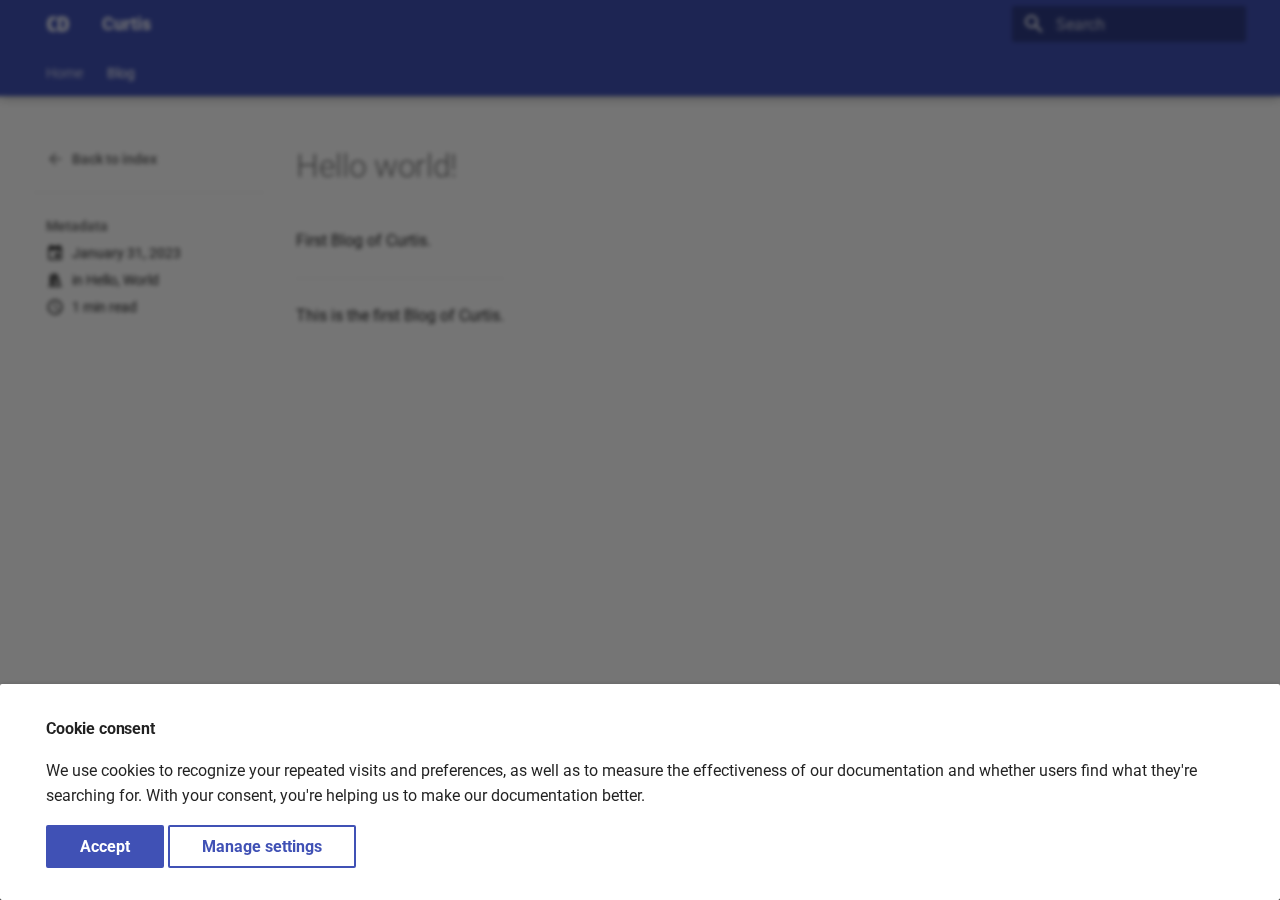
<file: site/blog/2023/01/31/hello-world/index.html>
<!doctype html>
<html lang="en" class="no-js">
  <head>
    
      <meta charset="utf-8">
      <meta name="viewport" content="width=device-width,initial-scale=1">
      
      
      
      
      
      
        <link rel="alternate" type="application/rss+xml" title="RSS feed" href="../../../../../feed_rss_created.xml">
        <link rel="alternate" type="application/rss+xml" title="RSS feed of updated content" href="../../../../../feed_rss_updated.xml">
      
      <link rel="icon" href="../../../../../images/favicon.png">
      <meta name="generator" content="mkdocs-1.5.3, mkdocs-material-9.4.5">
    
    
      
        <title>Hello world! - Curtis</title>
      
    
    
      <link rel="stylesheet" href="../../../../../assets/stylesheets/main.6a10b989.min.css">
      
      


    
    
      
    
    
      
        
        
        <link rel="preconnect" href="https://fonts.gstatic.com" crossorigin>
        <link rel="stylesheet" href="https://fonts.googleapis.com/css?family=Roboto:300,300i,400,400i,700,700i%7CRoboto+Mono:400,400i,700,700i&display=fallback">
        <style>:root{--md-text-font:"Roboto";--md-code-font:"Roboto Mono"}</style>
      
    
    
      <link rel="stylesheet" href="../../../../../stylesheets/extra.css">
    
    <script>__md_scope=new URL("../../../../..",location),__md_hash=e=>[...e].reduce((e,_)=>(e<<5)-e+_.charCodeAt(0),0),__md_get=(e,_=localStorage,t=__md_scope)=>JSON.parse(_.getItem(t.pathname+"."+e)),__md_set=(e,_,t=localStorage,a=__md_scope)=>{try{t.setItem(a.pathname+"."+e,JSON.stringify(_))}catch(e){}}</script>
    
      
  


  
  

<script id="__analytics">function __md_analytics(){function n(){dataLayer.push(arguments)}window.dataLayer=window.dataLayer||[],n("js",new Date),n("config","G-XXXXXXXXXX"),document.addEventListener("DOMContentLoaded",function(){document.forms.search&&document.forms.search.query.addEventListener("blur",function(){this.value&&n("event","search",{search_term:this.value})}),document$.subscribe(function(){var a=document.forms.feedback;if(void 0!==a)for(var e of a.querySelectorAll("[type=submit]"))e.addEventListener("click",function(e){e.preventDefault();var t=document.location.pathname,e=this.getAttribute("data-md-value");n("event","feedback",{page:t,data:e}),a.firstElementChild.disabled=!0;e=a.querySelector(".md-feedback__note [data-md-value='"+e+"']");e&&(e.hidden=!1)}),a.hidden=!1}),location$.subscribe(function(e){n("config","G-XXXXXXXXXX",{page_path:e.pathname})})});var e=document.createElement("script");e.async=!0,e.src="https://www.googletagmanager.com/gtag/js?id=G-XXXXXXXXXX",document.getElementById("__analytics").insertAdjacentElement("afterEnd",e)}</script>
  
    <script>var consent;"undefined"==typeof __md_analytics||(consent=__md_get("__consent"))&&consent.analytics&&__md_analytics()</script>
  

    
    
    
  </head>
  
  
    <body dir="ltr">
  
    
    
      <script>var palette=__md_get("__palette");if(palette&&"object"==typeof palette.color)for(var key of Object.keys(palette.color))document.body.setAttribute("data-md-color-"+key,palette.color[key])</script>
    
    <input class="md-toggle" data-md-toggle="drawer" type="checkbox" id="__drawer" autocomplete="off">
    <input class="md-toggle" data-md-toggle="search" type="checkbox" id="__search" autocomplete="off">
    <label class="md-overlay" for="__drawer"></label>
    <div data-md-component="skip">
      
        
        <a href="#hello-world" class="md-skip">
          Skip to content
        </a>
      
    </div>
    <div data-md-component="announce">
      
    </div>
    
    
      

  

<header class="md-header md-header--shadow md-header--lifted" data-md-component="header">
  <nav class="md-header__inner md-grid" aria-label="Header">
    <a href="../../../../.." title="Curtis" class="md-header__button md-logo" aria-label="Curtis" data-md-component="logo">
      
  <img src="../../../../../images/logo.png" alt="logo">

    </a>
    <label class="md-header__button md-icon" for="__drawer">
      
      <svg xmlns="http://www.w3.org/2000/svg" viewBox="0 0 24 24"><path d="M3 6h18v2H3V6m0 5h18v2H3v-2m0 5h18v2H3v-2Z"/></svg>
    </label>
    <div class="md-header__title" data-md-component="header-title">
      <div class="md-header__ellipsis">
        <div class="md-header__topic">
          <span class="md-ellipsis">
            Curtis
          </span>
        </div>
        <div class="md-header__topic" data-md-component="header-topic">
          <span class="md-ellipsis">
            
              Hello world!
            
          </span>
        </div>
      </div>
    </div>
    
    
    
      <label class="md-header__button md-icon" for="__search">
        
        <svg xmlns="http://www.w3.org/2000/svg" viewBox="0 0 24 24"><path d="M9.5 3A6.5 6.5 0 0 1 16 9.5c0 1.61-.59 3.09-1.56 4.23l.27.27h.79l5 5-1.5 1.5-5-5v-.79l-.27-.27A6.516 6.516 0 0 1 9.5 16 6.5 6.5 0 0 1 3 9.5 6.5 6.5 0 0 1 9.5 3m0 2C7 5 5 7 5 9.5S7 14 9.5 14 14 12 14 9.5 12 5 9.5 5Z"/></svg>
      </label>
      <div class="md-search" data-md-component="search" role="dialog">
  <label class="md-search__overlay" for="__search"></label>
  <div class="md-search__inner" role="search">
    <form class="md-search__form" name="search">
      <input type="text" class="md-search__input" name="query" aria-label="Search" placeholder="Search" autocapitalize="off" autocorrect="off" autocomplete="off" spellcheck="false" data-md-component="search-query" required>
      <label class="md-search__icon md-icon" for="__search">
        
        <svg xmlns="http://www.w3.org/2000/svg" viewBox="0 0 24 24"><path d="M9.5 3A6.5 6.5 0 0 1 16 9.5c0 1.61-.59 3.09-1.56 4.23l.27.27h.79l5 5-1.5 1.5-5-5v-.79l-.27-.27A6.516 6.516 0 0 1 9.5 16 6.5 6.5 0 0 1 3 9.5 6.5 6.5 0 0 1 9.5 3m0 2C7 5 5 7 5 9.5S7 14 9.5 14 14 12 14 9.5 12 5 9.5 5Z"/></svg>
        
        <svg xmlns="http://www.w3.org/2000/svg" viewBox="0 0 24 24"><path d="M20 11v2H8l5.5 5.5-1.42 1.42L4.16 12l7.92-7.92L13.5 5.5 8 11h12Z"/></svg>
      </label>
      <nav class="md-search__options" aria-label="Search">
        
          <a href="javascript:void(0)" class="md-search__icon md-icon" title="Share" aria-label="Share" data-clipboard data-clipboard-text="" data-md-component="search-share" tabindex="-1">
            
            <svg xmlns="http://www.w3.org/2000/svg" viewBox="0 0 24 24"><path d="M18 16.08c-.76 0-1.44.3-1.96.77L8.91 12.7c.05-.23.09-.46.09-.7 0-.24-.04-.47-.09-.7l7.05-4.11c.54.5 1.25.81 2.04.81a3 3 0 0 0 3-3 3 3 0 0 0-3-3 3 3 0 0 0-3 3c0 .24.04.47.09.7L8.04 9.81C7.5 9.31 6.79 9 6 9a3 3 0 0 0-3 3 3 3 0 0 0 3 3c.79 0 1.5-.31 2.04-.81l7.12 4.15c-.05.21-.08.43-.08.66 0 1.61 1.31 2.91 2.92 2.91 1.61 0 2.92-1.3 2.92-2.91A2.92 2.92 0 0 0 18 16.08Z"/></svg>
          </a>
        
        <button type="reset" class="md-search__icon md-icon" title="Clear" aria-label="Clear" tabindex="-1">
          
          <svg xmlns="http://www.w3.org/2000/svg" viewBox="0 0 24 24"><path d="M19 6.41 17.59 5 12 10.59 6.41 5 5 6.41 10.59 12 5 17.59 6.41 19 12 13.41 17.59 19 19 17.59 13.41 12 19 6.41Z"/></svg>
        </button>
      </nav>
      
        <div class="md-search__suggest" data-md-component="search-suggest"></div>
      
    </form>
    <div class="md-search__output">
      <div class="md-search__scrollwrap" data-md-scrollfix>
        <div class="md-search-result" data-md-component="search-result">
          <div class="md-search-result__meta">
            Initializing search
          </div>
          <ol class="md-search-result__list" role="presentation"></ol>
        </div>
      </div>
    </div>
  </div>
</div>
    
    
  </nav>
  
    
      
<nav class="md-tabs" aria-label="Tabs" data-md-component="tabs">
  <div class="md-grid">
    <ul class="md-tabs__list">
      
        
  
  
  
    <li class="md-tabs__item">
      <a href="../../../../.." class="md-tabs__link">
        
  
    
  
  Home

      </a>
    </li>
  

      
        
  
  
    
  
  
    
    
      <li class="md-tabs__item md-tabs__item--active">
        <a href="../../../../" class="md-tabs__link">
          
  
  Blog

        </a>
      </li>
    
  

      
    </ul>
  </div>
</nav>
    
  
</header>
    
    <div class="md-container" data-md-component="container">
      
      
        
      
      <main class="md-main" data-md-component="main">
        <div class="md-main__inner md-grid">
          
            
              
                
              
              <div class="md-sidebar md-sidebar--primary" data-md-component="sidebar" data-md-type="navigation" hidden>
                <div class="md-sidebar__scrollwrap">
                  <div class="md-sidebar__inner">
                    


  


<nav class="md-nav md-nav--primary md-nav--lifted" aria-label="Navigation" data-md-level="0">
  <label class="md-nav__title" for="__drawer">
    <a href="../../../../.." title="Curtis" class="md-nav__button md-logo" aria-label="Curtis" data-md-component="logo">
      
  <img src="../../../../../images/logo.png" alt="logo">

    </a>
    Curtis
  </label>
  
  <ul class="md-nav__list" data-md-scrollfix>
    
      
      
  
  
  
    <li class="md-nav__item">
      <a href="../../../../.." class="md-nav__link">
        
  
  <span class="md-ellipsis">
    Home
  </span>
  

      </a>
    </li>
  

    
      
      
  
  
    
  
  
    
    
    
    
    
      
      
    
    <li class="md-nav__item md-nav__item--active md-nav__item--section md-nav__item--nested">
      
        
        
        
        <input class="md-nav__toggle md-toggle " type="checkbox" id="__nav_2" checked>
        
          
          <label class="md-nav__link" for="__nav_2" id="__nav_2_label" tabindex="">
            
  
  <span class="md-ellipsis">
    Blog
  </span>
  

            <span class="md-nav__icon md-icon"></span>
          </label>
        
        <nav class="md-nav" data-md-level="1" aria-labelledby="__nav_2_label" aria-expanded="true">
          <label class="md-nav__title" for="__nav_2">
            <span class="md-nav__icon md-icon"></span>
            Blog
          </label>
          <ul class="md-nav__list" data-md-scrollfix>
            
              
                
  
  
    
  
  
    <li class="md-nav__item md-nav__item--active">
      <a href="../../../../" class="md-nav__link">
        
  
  <span class="md-ellipsis">
    Blog
  </span>
  

      </a>
    </li>
  

              
            
              
                
  
  
  
    
    
    
    
    
      
      
    
    <li class="md-nav__item md-nav__item--section md-nav__item--nested">
      
        
        
        
          
        
        <input class="md-nav__toggle md-toggle md-toggle--indeterminate" type="checkbox" id="__nav_2_2" >
        
          
          <label class="md-nav__link" for="__nav_2_2" id="__nav_2_2_label" tabindex="">
            
  
  <span class="md-ellipsis">
    Archive
  </span>
  

            <span class="md-nav__icon md-icon"></span>
          </label>
        
        <nav class="md-nav" data-md-level="2" aria-labelledby="__nav_2_2_label" aria-expanded="false">
          <label class="md-nav__title" for="__nav_2_2">
            <span class="md-nav__icon md-icon"></span>
            Archive
          </label>
          <ul class="md-nav__list" data-md-scrollfix>
            
              
                
  
  
  
    <li class="md-nav__item">
      <a href="../../../../archive/2023/" class="md-nav__link">
        
  
  <span class="md-ellipsis">
    2023
  </span>
  

      </a>
    </li>
  

              
            
          </ul>
        </nav>
      
    </li>
  

              
            
              
                
  
  
  
    
    
    
    
    
      
      
    
    <li class="md-nav__item md-nav__item--section md-nav__item--nested">
      
        
        
        
          
        
        <input class="md-nav__toggle md-toggle md-toggle--indeterminate" type="checkbox" id="__nav_2_3" >
        
          
          <label class="md-nav__link" for="__nav_2_3" id="__nav_2_3_label" tabindex="">
            
  
  <span class="md-ellipsis">
    Categories
  </span>
  

            <span class="md-nav__icon md-icon"></span>
          </label>
        
        <nav class="md-nav" data-md-level="2" aria-labelledby="__nav_2_3_label" aria-expanded="false">
          <label class="md-nav__title" for="__nav_2_3">
            <span class="md-nav__icon md-icon"></span>
            Categories
          </label>
          <ul class="md-nav__list" data-md-scrollfix>
            
              
                
  
  
  
    <li class="md-nav__item">
      <a href="../../../../category/hello/" class="md-nav__link">
        
  
  <span class="md-ellipsis">
    Hello
  </span>
  

      </a>
    </li>
  

              
            
              
                
  
  
  
    <li class="md-nav__item">
      <a href="../../../../category/world/" class="md-nav__link">
        
  
  <span class="md-ellipsis">
    World
  </span>
  

      </a>
    </li>
  

              
            
          </ul>
        </nav>
      
    </li>
  

              
            
          </ul>
        </nav>
      
    </li>
  

    
  </ul>
</nav>
                  </div>
                </div>
              </div>
            
            
              
                
              
              <div class="md-sidebar md-sidebar--secondary" data-md-component="sidebar" data-md-type="toc" >
                <div class="md-sidebar__scrollwrap">
                  <div class="md-sidebar__inner">
                    

<nav class="md-nav md-nav--secondary" aria-label="Table of contents">
  
  
  
    
  
  
</nav>
                  </div>
                </div>
              </div>
            
          
          
  <div class="md-content md-content--post" data-md-component="content">
    <div class="md-sidebar md-sidebar--post" data-md-component="sidebar" data-md-type="navigation">
      <div class="md-sidebar__scrollwrap">
        <div class="md-sidebar__inner md-post">
          <nav class="md-nav md-nav--primary">
            <div class="md-post__back">
              <div class="md-nav__title md-nav__container">
                <a href="../../../../" class="md-nav__link">
                  <svg xmlns="http://www.w3.org/2000/svg" viewBox="0 0 24 24"><path d="M20 11v2H8l5.5 5.5-1.42 1.42L4.16 12l7.92-7.92L13.5 5.5 8 11h12Z"/></svg>
                  <span class="md-ellipsis">
                    Back to index
                  </span>
                </a>
              </div>
            </div>
            
            <ul class="md-post__meta md-nav__list">
              <li class="md-nav__item md-nav__item--section">
                <div class="md-post__title">
                  <span class="md-ellipsis">
                    Metadata
                  </span>
                </div>
                <nav class="md-nav">
                  <ul class="md-nav__list">
                    <li class="md-nav__item">
                      <div class="md-nav__link">
                        <svg xmlns="http://www.w3.org/2000/svg" viewBox="0 0 24 24"><path d="M19 19H5V8h14m-3-7v2H8V1H6v2H5c-1.11 0-2 .89-2 2v14a2 2 0 0 0 2 2h14a2 2 0 0 0 2-2V5a2 2 0 0 0-2-2h-1V1m-1 11h-5v5h5v-5Z"/></svg>
                        <time datetime="2023-01-31 00:00:00" class="md-ellipsis">January 31, 2023</time>
                      </div>
                    </li>
                    
                    
                      <li class="md-nav__item">
                        <div class="md-nav__link">
                          <svg xmlns="http://www.w3.org/2000/svg" viewBox="0 0 24 24"><path d="M9 3v15h3V3H9m3 2 4 13 3-1-4-13-3 1M5 5v13h3V5H5M3 19v2h18v-2H3Z"/></svg>
                          <span class="md-ellipsis">
                            in
                            
                              <a href="../../../../category/hello/">Hello</a>, 
                              <a href="../../../../category/world/">World</a></span>
                        </div>
                      </li>
                    
                    
                      
                      <li class="md-nav__item">
                        <div class="md-nav__link">
                          <svg xmlns="http://www.w3.org/2000/svg" viewBox="0 0 24 24"><path d="M12 20a8 8 0 0 0 8-8 8 8 0 0 0-8-8 8 8 0 0 0-8 8 8 8 0 0 0 8 8m0-18a10 10 0 0 1 10 10 10 10 0 0 1-10 10C6.47 22 2 17.5 2 12A10 10 0 0 1 12 2m.5 5v5.25l4.5 2.67-.75 1.23L11 13V7h1.5Z"/></svg>
                          <span class="md-ellipsis">
                            
                              1 min read
                            
                          </span>
                        </div>
                      </li>
                    
                  </ul>
                </nav>
              </li>
            </ul>
          </nav>
          
        </div>
      </div>
    </div>
    <article class="md-content__inner md-typeset">
      
        


<h1 id="hello-world">Hello world!</h1>
<p>First Blog of Curtis.</p>
<!-- more -->
<hr />
<p>This is the first Blog of Curtis.</p>


  


  


  <form class="md-feedback" name="feedback" hidden>
    <fieldset>
      <legend class="md-feedback__title">
        Was this page helpful?
      </legend>
      <div class="md-feedback__inner">
        <div class="md-feedback__list">
          
            <button class="md-feedback__icon md-icon" type="submit" title="This page was helpful" data-md-value="1">
              <svg xmlns="http://www.w3.org/2000/svg" viewBox="0 0 24 24"><path d="M20 12a8 8 0 0 0-8-8 8 8 0 0 0-8 8 8 8 0 0 0 8 8 8 8 0 0 0 8-8m2 0a10 10 0 0 1-10 10A10 10 0 0 1 2 12 10 10 0 0 1 12 2a10 10 0 0 1 10 10M10 9.5c0 .8-.7 1.5-1.5 1.5S7 10.3 7 9.5 7.7 8 8.5 8s1.5.7 1.5 1.5m7 0c0 .8-.7 1.5-1.5 1.5S14 10.3 14 9.5 14.7 8 15.5 8s1.5.7 1.5 1.5m-5 7.73c-1.75 0-3.29-.73-4.19-1.81L9.23 14c.45.72 1.52 1.23 2.77 1.23s2.32-.51 2.77-1.23l1.42 1.42c-.9 1.08-2.44 1.81-4.19 1.81Z"/></svg>
            </button>
          
            <button class="md-feedback__icon md-icon" type="submit" title="This page could be improved" data-md-value="0">
              <svg xmlns="http://www.w3.org/2000/svg" viewBox="0 0 24 24"><path d="M20 12a8 8 0 0 0-8-8 8 8 0 0 0-8 8 8 8 0 0 0 8 8 8 8 0 0 0 8-8m2 0a10 10 0 0 1-10 10A10 10 0 0 1 2 12 10 10 0 0 1 12 2a10 10 0 0 1 10 10m-6.5-4c.8 0 1.5.7 1.5 1.5s-.7 1.5-1.5 1.5-1.5-.7-1.5-1.5.7-1.5 1.5-1.5M10 9.5c0 .8-.7 1.5-1.5 1.5S7 10.3 7 9.5 7.7 8 8.5 8s1.5.7 1.5 1.5m2 4.5c1.75 0 3.29.72 4.19 1.81l-1.42 1.42C14.32 16.5 13.25 16 12 16s-2.32.5-2.77 1.23l-1.42-1.42C8.71 14.72 10.25 14 12 14Z"/></svg>
            </button>
          
        </div>
        <div class="md-feedback__note">
          
            <div data-md-value="1" hidden>
              
              
                
              
              Thanks for your feedback!
            </div>
          
            <div data-md-value="0" hidden>
              
              
                
              
              Thanks for your feedback! Help us improve this page by using our <a href="..." target="_blank" rel="noopener">feedback form</a>.
            </div>
          
        </div>
      </div>
    </fieldset>
  </form>


      
    </article>
  </div>

          
        </div>
        
          <button type="button" class="md-top md-icon" data-md-component="top" hidden>
  
  <svg xmlns="http://www.w3.org/2000/svg" viewBox="0 0 24 24"><path d="M13 20h-2V8l-5.5 5.5-1.42-1.42L12 4.16l7.92 7.92-1.42 1.42L13 8v12Z"/></svg>
  Back to top
</button>
        
      </main>
      
        <footer class="md-footer">
  
    
  
  <div class="md-footer-meta md-typeset">
    <div class="md-footer-meta__inner md-grid">
      <div class="md-copyright">
  
    <div class="md-copyright__highlight">
      Copyright &copy; 2023 Curtis
    </div>
  
  
</div>
      
        <div class="md-social">
  
    
    
    
    
    <a href="https://github.com/ckcd" target="_blank" rel="noopener" title="GitHub" class="md-social__link">
      <svg xmlns="http://www.w3.org/2000/svg" viewBox="0 0 496 512"><!--! Font Awesome Free 6.4.2 by @fontawesome - https://fontawesome.com License - https://fontawesome.com/license/free (Icons: CC BY 4.0, Fonts: SIL OFL 1.1, Code: MIT License) Copyright 2023 Fonticons, Inc.--><path d="M165.9 397.4c0 2-2.3 3.6-5.2 3.6-3.3.3-5.6-1.3-5.6-3.6 0-2 2.3-3.6 5.2-3.6 3-.3 5.6 1.3 5.6 3.6zm-31.1-4.5c-.7 2 1.3 4.3 4.3 4.9 2.6 1 5.6 0 6.2-2s-1.3-4.3-4.3-5.2c-2.6-.7-5.5.3-6.2 2.3zm44.2-1.7c-2.9.7-4.9 2.6-4.6 4.9.3 2 2.9 3.3 5.9 2.6 2.9-.7 4.9-2.6 4.6-4.6-.3-1.9-3-3.2-5.9-2.9zM244.8 8C106.1 8 0 113.3 0 252c0 110.9 69.8 205.8 169.5 239.2 12.8 2.3 17.3-5.6 17.3-12.1 0-6.2-.3-40.4-.3-61.4 0 0-70 15-84.7-29.8 0 0-11.4-29.1-27.8-36.6 0 0-22.9-15.7 1.6-15.4 0 0 24.9 2 38.6 25.8 21.9 38.6 58.6 27.5 72.9 20.9 2.3-16 8.8-27.1 16-33.7-55.9-6.2-112.3-14.3-112.3-110.5 0-27.5 7.6-41.3 23.6-58.9-2.6-6.5-11.1-33.3 2.6-67.9 20.9-6.5 69 27 69 27 20-5.6 41.5-8.5 62.8-8.5s42.8 2.9 62.8 8.5c0 0 48.1-33.6 69-27 13.7 34.7 5.2 61.4 2.6 67.9 16 17.7 25.8 31.5 25.8 58.9 0 96.5-58.9 104.2-114.8 110.5 9.2 7.9 17 22.9 17 46.4 0 33.7-.3 75.4-.3 83.6 0 6.5 4.6 14.4 17.3 12.1C428.2 457.8 496 362.9 496 252 496 113.3 383.5 8 244.8 8zM97.2 352.9c-1.3 1-1 3.3.7 5.2 1.6 1.6 3.9 2.3 5.2 1 1.3-1 1-3.3-.7-5.2-1.6-1.6-3.9-2.3-5.2-1zm-10.8-8.1c-.7 1.3.3 2.9 2.3 3.9 1.6 1 3.6.7 4.3-.7.7-1.3-.3-2.9-2.3-3.9-2-.6-3.6-.3-4.3.7zm32.4 35.6c-1.6 1.3-1 4.3 1.3 6.2 2.3 2.3 5.2 2.6 6.5 1 1.3-1.3.7-4.3-1.3-6.2-2.2-2.3-5.2-2.6-6.5-1zm-11.4-14.7c-1.6 1-1.6 3.6 0 5.9 1.6 2.3 4.3 3.3 5.6 2.3 1.6-1.3 1.6-3.9 0-6.2-1.4-2.3-4-3.3-5.6-2z"/></svg>
    </a>
  
    
    
    
    
    <a href="https://weibo.com/CnisXi" target="_blank" rel="noopener" title="Weibo" class="md-social__link">
      <svg xmlns="http://www.w3.org/2000/svg" viewBox="0 0 512 512"><!--! Font Awesome Free 6.4.2 by @fontawesome - https://fontawesome.com License - https://fontawesome.com/license/free (Icons: CC BY 4.0, Fonts: SIL OFL 1.1, Code: MIT License) Copyright 2023 Fonticons, Inc.--><path d="M407 177.6c7.6-24-13.4-46.8-37.4-41.7-22 4.8-28.8-28.1-7.1-32.8 50.1-10.9 92.3 37.1 76.5 84.8-6.8 21.2-38.8 10.8-32-10.3zM214.8 446.7C108.5 446.7 0 395.3 0 310.4c0-44.3 28-95.4 76.3-143.7C176 67 279.5 65.8 249.9 161c-4 13.1 12.3 5.7 12.3 6 79.5-33.6 140.5-16.8 114 51.4-3.7 9.4 1.1 10.9 8.3 13.1 135.7 42.3 34.8 215.2-169.7 215.2zm143.7-146.3c-5.4-55.7-78.5-94-163.4-85.7-84.8 8.6-148.8 60.3-143.4 116s78.5 94 163.4 85.7c84.8-8.6 148.8-60.3 143.4-116zM347.9 35.1c-25.9 5.6-16.8 43.7 8.3 38.3 72.3-15.2 134.8 52.8 111.7 124-7.4 24.2 29.1 37 37.4 12 31.9-99.8-55.1-195.9-157.4-174.3zm-78.5 311c-17.1 38.8-66.8 60-109.1 46.3-40.8-13.1-58-53.4-40.3-89.7 17.7-35.4 63.1-55.4 103.4-45.1 42 10.8 63.1 50.2 46 88.5zm-86.3-30c-12.9-5.4-30 .3-38 12.9-8.3 12.9-4.3 28 8.6 34 13.1 6 30.8.3 39.1-12.9 8-13.1 3.7-28.3-9.7-34zm32.6-13.4c-5.1-1.7-11.4.6-14.3 5.4-2.9 5.1-1.4 10.6 3.7 12.9 5.1 2 11.7-.3 14.6-5.4 2.8-5.2 1.1-10.9-4-12.9z"/></svg>
    </a>
  
</div>
      
    </div>
  </div>
</footer>
      
    </div>
    <div class="md-dialog" data-md-component="dialog">
      <div class="md-dialog__inner md-typeset"></div>
    </div>
    
    
      <div class="md-consent" data-md-component="consent" id="__consent" hidden>
        <div class="md-consent__overlay"></div>
        <aside class="md-consent__inner">
          <form class="md-consent__form md-grid md-typeset" name="consent">
            

  
    
  




  


<h4>Cookie consent</h4>
<p>We use cookies to recognize your repeated visits and preferences, as well as to measure the effectiveness of our documentation and whether users find what they're searching for. With your consent, you're helping us to make our documentation better.</p>
<input class="md-toggle" type="checkbox" id="__settings" >
<div class="md-consent__settings">
  <ul class="task-list">
    
      
      
        
        
      
      <li class="task-list-item">
        <label class="task-list-control">
          <input type="checkbox" name="analytics" checked>
          <span class="task-list-indicator"></span>
          Google Analytics
        </label>
      </li>
    
  </ul>
</div>
<div class="md-consent__controls">
  
    
      <button class="md-button md-button--primary">Accept</button>
    
    
    
  
    
    
    
      <label class="md-button" for="__settings">Manage settings</label>
    
  
</div>
          </form>
        </aside>
      </div>
      <script>var consent=__md_get("__consent");if(consent)for(var input of document.forms.consent.elements)input.name&&(input.checked=consent[input.name]||!1);else"file:"!==location.protocol&&setTimeout(function(){document.querySelector("[data-md-component=consent]").hidden=!1},250);var action,form=document.forms.consent;for(action of["submit","reset"])form.addEventListener(action,function(e){if(e.preventDefault(),"reset"===e.type)for(var n of document.forms.consent.elements)n.name&&(n.checked=!1);__md_set("__consent",Object.fromEntries(Array.from(new FormData(form).keys()).map(function(e){return[e,!0]}))),location.hash="",location.reload()})</script>
    
    <script id="__config" type="application/json">{"base": "../../../../..", "features": ["navigation.footer", "header.autohide", "navigation.tabs", "navigation.tabs.sticky", "navigation.sections", "navigation.expand", "navigation.path", "navigation.top", "search.suggest", "search.highlight", "search.share"], "search": "../../../../../assets/javascripts/workers/search.f886a092.min.js", "translations": {"clipboard.copied": "Copied to clipboard", "clipboard.copy": "Copy to clipboard", "search.result.more.one": "1 more on this page", "search.result.more.other": "# more on this page", "search.result.none": "No matching documents", "search.result.one": "1 matching document", "search.result.other": "# matching documents", "search.result.placeholder": "Type to start searching", "search.result.term.missing": "Missing", "select.version": "Select version"}}</script>
    
    
      <script src="../../../../../assets/javascripts/bundle.aecac24b.min.js"></script>
      
    
  </body>
</html>
</file>
<file: stylesheets/extra.css>
@font-face {
    font-family: 'Monaco';
    src: local('Monaco'), url('Monaco.woff') format('woff');
}

:root {
    --md-code-font: "Monaco";
}
</file>
<file: site/stylesheets/extra.css>
@font-face {
    font-family: 'Monaco';
    src: local('Monaco'), url('Monaco.woff') format('woff');
}

:root {
    --md-code-font: "Monaco";
}
</file>
<file: assets/stylesheets/main.35e1ed30.min.css>
@charset "UTF-8";html{-webkit-text-size-adjust:none;-moz-text-size-adjust:none;text-size-adjust:none;box-sizing:border-box}*,:after,:before{box-sizing:inherit}@media (prefers-reduced-motion){*,:after,:before{transition:none!important}}body{margin:0}a,button,input,label{-webkit-tap-highlight-color:transparent}a{color:inherit;text-decoration:none}hr{border:0;box-sizing:initial;display:block;height:.05rem;overflow:visible;padding:0}small{font-size:80%}sub,sup{line-height:1em}img{border-style:none}table{border-collapse:initial;border-spacing:0}td,th{font-weight:400;vertical-align:top}button{background:#0000;border:0;font-family:inherit;font-size:inherit;margin:0;padding:0}input{border:0;outline:none}:root{--md-primary-fg-color:#4051b5;--md-primary-fg-color--light:#5d6cc0;--md-primary-fg-color--dark:#303fa1;--md-primary-bg-color:#fff;--md-primary-bg-color--light:#ffffffb3;--md-accent-fg-color:#526cfe;--md-accent-fg-color--transparent:#526cfe1a;--md-accent-bg-color:#fff;--md-accent-bg-color--light:#ffffffb3}[data-md-color-scheme=default]{color-scheme:light}[data-md-color-scheme=default] img[src$="#gh-dark-mode-only"],[data-md-color-scheme=default] img[src$="#only-dark"]{display:none}:root,[data-md-color-scheme=default]{--md-hue:225deg;--md-default-fg-color:#000000de;--md-default-fg-color--light:#0000008a;--md-default-fg-color--lighter:#00000052;--md-default-fg-color--lightest:#00000012;--md-default-bg-color:#fff;--md-default-bg-color--light:#ffffffb3;--md-default-bg-color--lighter:#ffffff4d;--md-default-bg-color--lightest:#ffffff1f;--md-code-fg-color:#36464e;--md-code-bg-color:#f5f5f5;--md-code-hl-color:#4287ff;--md-code-hl-color--light:#4287ff1a;--md-code-hl-number-color:#d52a2a;--md-code-hl-special-color:#db1457;--md-code-hl-function-color:#a846b9;--md-code-hl-constant-color:#6e59d9;--md-code-hl-keyword-color:#3f6ec6;--md-code-hl-string-color:#1c7d4d;--md-code-hl-name-color:var(--md-code-fg-color);--md-code-hl-operator-color:var(--md-default-fg-color--light);--md-code-hl-punctuation-color:var(--md-default-fg-color--light);--md-code-hl-comment-color:var(--md-default-fg-color--light);--md-code-hl-generic-color:var(--md-default-fg-color--light);--md-code-hl-variable-color:var(--md-default-fg-color--light);--md-typeset-color:var(--md-default-fg-color);--md-typeset-a-color:var(--md-primary-fg-color);--md-typeset-del-color:#f5503d26;--md-typeset-ins-color:#0bd57026;--md-typeset-kbd-color:#fafafa;--md-typeset-kbd-accent-color:#fff;--md-typeset-kbd-border-color:#b8b8b8;--md-typeset-mark-color:#ffff0080;--md-typeset-table-color:#0000001f;--md-typeset-table-color--light:rgba(0,0,0,.035);--md-admonition-fg-color:var(--md-default-fg-color);--md-admonition-bg-color:var(--md-default-bg-color);--md-warning-fg-color:#000000de;--md-warning-bg-color:#ff9;--md-footer-fg-color:#fff;--md-footer-fg-color--light:#ffffffb3;--md-footer-fg-color--lighter:#ffffff73;--md-footer-bg-color:#000000de;--md-footer-bg-color--dark:#00000052;--md-shadow-z1:0 0.2rem 0.5rem #0000000d,0 0 0.05rem #0000001a;--md-shadow-z2:0 0.2rem 0.5rem #0000001a,0 0 0.05rem #00000040;--md-shadow-z3:0 0.2rem 0.5rem #0003,0 0 0.05rem #00000059}.md-icon svg{fill:currentcolor;display:block;height:1.2rem;width:1.2rem}body{-webkit-font-smoothing:antialiased;-moz-osx-font-smoothing:grayscale;--md-text-font-family:var(--md-text-font,_),-apple-system,BlinkMacSystemFont,Helvetica,Arial,sans-serif;--md-code-font-family:var(--md-code-font,_),SFMono-Regular,Consolas,Menlo,monospace}aside,body,input{font-feature-settings:"kern","liga";color:var(--md-typeset-color);font-family:var(--md-text-font-family)}code,kbd,pre{font-feature-settings:"kern";font-family:var(--md-code-font-family)}:root{--md-typeset-table-sort-icon:url('data:image/svg+xml;charset=utf-8,<svg xmlns="http://www.w3.org/2000/svg" viewBox="0 0 24 24"><path d="m18 21-4-4h3V7h-3l4-4 4 4h-3v10h3M2 19v-2h10v2M2 13v-2h7v2M2 7V5h4v2H2Z"/></svg>');--md-typeset-table-sort-icon--asc:url('data:image/svg+xml;charset=utf-8,<svg xmlns="http://www.w3.org/2000/svg" viewBox="0 0 24 24"><path d="M19 17h3l-4 4-4-4h3V3h2M2 17h10v2H2M6 5v2H2V5m0 6h7v2H2v-2Z"/></svg>');--md-typeset-table-sort-icon--desc:url('data:image/svg+xml;charset=utf-8,<svg xmlns="http://www.w3.org/2000/svg" viewBox="0 0 24 24"><path d="M19 7h3l-4-4-4 4h3v14h2M2 17h10v2H2M6 5v2H2V5m0 6h7v2H2v-2Z"/></svg>')}.md-typeset{-webkit-print-color-adjust:exact;color-adjust:exact;font-size:.8rem;line-height:1.6}@media print{.md-typeset{font-size:.68rem}}.md-typeset blockquote,.md-typeset dl,.md-typeset figure,.md-typeset ol,.md-typeset pre,.md-typeset ul{margin-bottom:1em;margin-top:1em}.md-typeset h1{color:var(--md-default-fg-color--light);font-size:2em;line-height:1.3;margin:0 0 1.25em}.md-typeset h1,.md-typeset h2{font-weight:300;letter-spacing:-.01em}.md-typeset h2{font-size:1.5625em;line-height:1.4;margin:1.6em 0 .64em}.md-typeset h3{font-size:1.25em;font-weight:400;letter-spacing:-.01em;line-height:1.5;margin:1.6em 0 .8em}.md-typeset h2+h3{margin-top:.8em}.md-typeset h4{font-weight:700;letter-spacing:-.01em;margin:1em 0}.md-typeset h5,.md-typeset h6{color:var(--md-default-fg-color--light);font-size:.8em;font-weight:700;letter-spacing:-.01em;margin:1.25em 0}.md-typeset h5{text-transform:uppercase}.md-typeset hr{border-bottom:.05rem solid var(--md-default-fg-color--lightest);display:flow-root;margin:1.5em 0}.md-typeset a{color:var(--md-typeset-a-color);word-break:break-word}.md-typeset a,.md-typeset a:before{transition:color 125ms}.md-typeset a:focus,.md-typeset a:hover{color:var(--md-accent-fg-color)}.md-typeset a:focus code,.md-typeset a:hover code{background-color:var(--md-accent-fg-color--transparent)}.md-typeset a code{color:currentcolor;transition:background-color 125ms}.md-typeset a.focus-visible{outline-color:var(--md-accent-fg-color);outline-offset:.2rem}.md-typeset code,.md-typeset kbd,.md-typeset pre{color:var(--md-code-fg-color);direction:ltr;font-variant-ligatures:none}@media print{.md-typeset code,.md-typeset kbd,.md-typeset pre{white-space:pre-wrap}}.md-typeset code{background-color:var(--md-code-bg-color);border-radius:.1rem;-webkit-box-decoration-break:clone;box-decoration-break:clone;font-size:.85em;padding:0 .2941176471em;word-break:break-word}.md-typeset code:not(.focus-visible){-webkit-tap-highlight-color:transparent;outline:none}.md-typeset pre{display:flow-root;line-height:1.4;position:relative}.md-typeset pre>code{-webkit-box-decoration-break:slice;box-decoration-break:slice;box-shadow:none;display:block;margin:0;outline-color:var(--md-accent-fg-color);overflow:auto;padding:.7720588235em 1.1764705882em;scrollbar-color:var(--md-default-fg-color--lighter) #0000;scrollbar-width:thin;touch-action:auto;word-break:normal}.md-typeset pre>code:hover{scrollbar-color:var(--md-accent-fg-color) #0000}.md-typeset pre>code::-webkit-scrollbar{height:.2rem;width:.2rem}.md-typeset pre>code::-webkit-scrollbar-thumb{background-color:var(--md-default-fg-color--lighter)}.md-typeset pre>code::-webkit-scrollbar-thumb:hover{background-color:var(--md-accent-fg-color)}.md-typeset kbd{background-color:var(--md-typeset-kbd-color);border-radius:.1rem;box-shadow:0 .1rem 0 .05rem var(--md-typeset-kbd-border-color),0 .1rem 0 var(--md-typeset-kbd-border-color),0 -.1rem .2rem var(--md-typeset-kbd-accent-color) inset;color:var(--md-default-fg-color);display:inline-block;font-size:.75em;padding:0 .6666666667em;vertical-align:text-top;word-break:break-word}.md-typeset mark{background-color:var(--md-typeset-mark-color);-webkit-box-decoration-break:clone;box-decoration-break:clone;color:inherit;word-break:break-word}.md-typeset abbr{border-bottom:.05rem dotted var(--md-default-fg-color--light);cursor:help;text-decoration:none}@media (hover:none){.md-typeset abbr[title]:focus:after,.md-typeset abbr[title]:hover:after{background-color:var(--md-default-fg-color);border-radius:.1rem;box-shadow:var(--md-shadow-z3);color:var(--md-default-bg-color);content:attr(title);font-size:.7rem;left:.8rem;margin-top:2em;padding:.2rem .3rem;position:absolute;right:.8rem}}.md-typeset small{opacity:.75}[dir=ltr] .md-typeset sub,[dir=ltr] .md-typeset sup{margin-left:.078125em}[dir=rtl] .md-typeset sub,[dir=rtl] .md-typeset sup{margin-right:.078125em}[dir=ltr] .md-typeset blockquote{padding-left:.6rem}[dir=rtl] .md-typeset blockquote{padding-right:.6rem}[dir=ltr] .md-typeset blockquote{border-left:.2rem solid var(--md-default-fg-color--lighter)}[dir=rtl] .md-typeset blockquote{border-right:.2rem solid var(--md-default-fg-color--lighter)}.md-typeset blockquote{color:var(--md-default-fg-color--light);margin-left:0;margin-right:0}.md-typeset ul{list-style-type:disc}[dir=ltr] .md-typeset ol,[dir=ltr] .md-typeset ul{margin-left:.625em}[dir=rtl] .md-typeset ol,[dir=rtl] .md-typeset ul{margin-right:.625em}.md-typeset ol,.md-typeset ul{padding:0}.md-typeset ol:not([hidden]),.md-typeset ul:not([hidden]){display:flow-root}.md-typeset ol ol,.md-typeset ul ol{list-style-type:lower-alpha}.md-typeset ol ol ol,.md-typeset ul ol ol{list-style-type:lower-roman}[dir=ltr] .md-typeset ol li,[dir=ltr] .md-typeset ul li{margin-left:1.25em}[dir=rtl] .md-typeset ol li,[dir=rtl] .md-typeset ul li{margin-right:1.25em}.md-typeset ol li,.md-typeset ul li{margin-bottom:.5em}.md-typeset ol li blockquote,.md-typeset ol li p,.md-typeset ul li blockquote,.md-typeset ul li p{margin:.5em 0}.md-typeset ol li:last-child,.md-typeset ul li:last-child{margin-bottom:0}[dir=ltr] .md-typeset ol li ol,[dir=ltr] .md-typeset ol li ul,[dir=ltr] .md-typeset ul li ol,[dir=ltr] .md-typeset ul li ul{margin-left:.625em}[dir=rtl] .md-typeset ol li ol,[dir=rtl] .md-typeset ol li ul,[dir=rtl] .md-typeset ul li ol,[dir=rtl] .md-typeset ul li ul{margin-right:.625em}.md-typeset ol li ol,.md-typeset ol li ul,.md-typeset ul li ol,.md-typeset ul li ul{margin-bottom:.5em;margin-top:.5em}[dir=ltr] .md-typeset dd{margin-left:1.875em}[dir=rtl] .md-typeset dd{margin-right:1.875em}.md-typeset dd{margin-bottom:1.5em;margin-top:1em}.md-typeset img,.md-typeset svg,.md-typeset video{height:auto;max-width:100%}.md-typeset img[align=left]{margin:1em 1em 1em 0}.md-typeset img[align=right]{margin:1em 0 1em 1em}.md-typeset img[align]:only-child{margin-top:0}.md-typeset figure{display:flow-root;margin:1em auto;max-width:100%;text-align:center;width:-webkit-fit-content;width:-moz-fit-content;width:fit-content}.md-typeset figure img{display:block}.md-typeset figcaption{font-style:italic;margin:1em auto;max-width:24rem}.md-typeset iframe{max-width:100%}.md-typeset table:not([class]){background-color:var(--md-default-bg-color);border:.05rem solid var(--md-typeset-table-color);border-radius:.1rem;display:inline-block;font-size:.64rem;max-width:100%;overflow:auto;touch-action:auto}@media print{.md-typeset table:not([class]){display:table}}.md-typeset table:not([class])+*{margin-top:1.5em}.md-typeset table:not([class]) td>:first-child,.md-typeset table:not([class]) th>:first-child{margin-top:0}.md-typeset table:not([class]) td>:last-child,.md-typeset table:not([class]) th>:last-child{margin-bottom:0}.md-typeset table:not([class]) td:not([align]),.md-typeset table:not([class]) th:not([align]){text-align:left}[dir=rtl] .md-typeset table:not([class]) td:not([align]),[dir=rtl] .md-typeset table:not([class]) th:not([align]){text-align:right}.md-typeset table:not([class]) th{font-weight:700;min-width:5rem;padding:.9375em 1.25em;vertical-align:top}.md-typeset table:not([class]) td{border-top:.05rem solid var(--md-typeset-table-color);padding:.9375em 1.25em;vertical-align:top}.md-typeset table:not([class]) tbody tr{transition:background-color 125ms}.md-typeset table:not([class]) tbody tr:hover{background-color:var(--md-typeset-table-color--light);box-shadow:0 .05rem 0 var(--md-default-bg-color) inset}.md-typeset table:not([class]) a{word-break:normal}.md-typeset table th[role=columnheader]{cursor:pointer}[dir=ltr] .md-typeset table th[role=columnheader]:after{margin-left:.5em}[dir=rtl] .md-typeset table th[role=columnheader]:after{margin-right:.5em}.md-typeset table th[role=columnheader]:after{content:"";display:inline-block;height:1.2em;-webkit-mask-image:var(--md-typeset-table-sort-icon);mask-image:var(--md-typeset-table-sort-icon);-webkit-mask-repeat:no-repeat;mask-repeat:no-repeat;-webkit-mask-size:contain;mask-size:contain;transition:background-color 125ms;vertical-align:text-bottom;width:1.2em}.md-typeset table th[role=columnheader]:hover:after{background-color:var(--md-default-fg-color--lighter)}.md-typeset table th[role=columnheader][aria-sort=ascending]:after{background-color:var(--md-default-fg-color--light);-webkit-mask-image:var(--md-typeset-table-sort-icon--asc);mask-image:var(--md-typeset-table-sort-icon--asc)}.md-typeset table th[role=columnheader][aria-sort=descending]:after{background-color:var(--md-default-fg-color--light);-webkit-mask-image:var(--md-typeset-table-sort-icon--desc);mask-image:var(--md-typeset-table-sort-icon--desc)}.md-typeset__scrollwrap{margin:1em -.8rem;overflow-x:auto;touch-action:auto}.md-typeset__table{display:inline-block;margin-bottom:.5em;padding:0 .8rem}@media print{.md-typeset__table{display:block}}html .md-typeset__table table{display:table;margin:0;overflow:hidden;width:100%}@media screen and (max-width:44.984375em){.md-content__inner>pre{margin:1em -.8rem}.md-content__inner>pre code{border-radius:0}}.md-typeset .md-author{display:block;flex-shrink:0;height:1.6rem;overflow:hidden;position:relative;transition:color 125ms,transform 125ms;width:1.6rem}.md-typeset .md-author img{border-radius:100%;display:block}.md-typeset .md-author--more{background:var(--md-default-fg-color--lightest);color:var(--md-default-fg-color--lighter);font-size:.6rem;font-weight:700;line-height:1.6rem;text-align:center}.md-typeset .md-author--long{height:2.4rem;width:2.4rem}.md-typeset a.md-author{transform:scale(1)}.md-typeset a.md-author img{filter:grayscale(100%) opacity(75%);transition:filter 125ms}.md-typeset a.md-author:focus,.md-typeset a.md-author:hover{transform:scale(1.1);z-index:1}.md-typeset a.md-author:focus img,.md-typeset a.md-author:hover img{filter:grayscale(0)}.md-banner{background-color:var(--md-footer-bg-color);color:var(--md-footer-fg-color);overflow:auto}@media print{.md-banner{display:none}}.md-banner--warning{background-color:var(--md-warning-bg-color);color:var(--md-warning-fg-color)}.md-banner__inner{font-size:.7rem;margin:.6rem auto;padding:0 .8rem}[dir=ltr] .md-banner__button{float:right}[dir=rtl] .md-banner__button{float:left}.md-banner__button{color:inherit;cursor:pointer;transition:opacity .25s}.no-js .md-banner__button{display:none}.md-banner__button:hover{opacity:.7}html{font-size:125%;height:100%;overflow-x:hidden}@media screen and (min-width:100em){html{font-size:137.5%}}@media screen and (min-width:125em){html{font-size:150%}}body{background-color:var(--md-default-bg-color);display:flex;flex-direction:column;font-size:.5rem;min-height:100%;position:relative;width:100%}@media print{body{display:block}}@media screen and (max-width:59.984375em){body[data-md-scrolllock]{position:fixed}}.md-grid{margin-left:auto;margin-right:auto;max-width:61rem}.md-container{display:flex;flex-direction:column;flex-grow:1}@media print{.md-container{display:block}}.md-main{flex-grow:1}.md-main__inner{display:flex;height:100%;margin-top:1.5rem}.md-ellipsis{overflow:hidden;text-overflow:ellipsis}.md-toggle{display:none}.md-option{height:0;opacity:0;position:absolute;width:0}.md-option:checked+label:not([hidden]){display:block}.md-option.focus-visible+label{outline-color:var(--md-accent-fg-color);outline-style:auto}.md-skip{background-color:var(--md-default-fg-color);border-radius:.1rem;color:var(--md-default-bg-color);font-size:.64rem;margin:.5rem;opacity:0;outline-color:var(--md-accent-fg-color);padding:.3rem .5rem;position:fixed;transform:translateY(.4rem);z-index:-1}.md-skip:focus{opacity:1;transform:translateY(0);transition:transform .25s cubic-bezier(.4,0,.2,1),opacity 175ms 75ms;z-index:10}@page{margin:25mm}:root{--md-clipboard-icon:url('data:image/svg+xml;charset=utf-8,<svg xmlns="http://www.w3.org/2000/svg" viewBox="0 0 24 24"><path d="M19 21H8V7h11m0-2H8a2 2 0 0 0-2 2v14a2 2 0 0 0 2 2h11a2 2 0 0 0 2-2V7a2 2 0 0 0-2-2m-3-4H4a2 2 0 0 0-2 2v14h2V3h12V1Z"/></svg>')}.md-clipboard{border-radius:.1rem;color:var(--md-default-fg-color--lightest);cursor:pointer;height:1.5em;outline-color:var(--md-accent-fg-color);outline-offset:.1rem;position:absolute;right:.5em;top:.5em;transition:color .25s;width:1.5em;z-index:1}@media print{.md-clipboard{display:none}}.md-clipboard:not(.focus-visible){-webkit-tap-highlight-color:transparent;outline:none}:hover>.md-clipboard{color:var(--md-default-fg-color--light)}.md-clipboard:focus,.md-clipboard:hover{color:var(--md-accent-fg-color)}.md-clipboard:after{background-color:currentcolor;content:"";display:block;height:1.125em;margin:0 auto;-webkit-mask-image:var(--md-clipboard-icon);mask-image:var(--md-clipboard-icon);-webkit-mask-position:center;mask-position:center;-webkit-mask-repeat:no-repeat;mask-repeat:no-repeat;-webkit-mask-size:contain;mask-size:contain;width:1.125em}.md-clipboard--inline{cursor:pointer}.md-clipboard--inline code{transition:color .25s,background-color .25s}.md-clipboard--inline:focus code,.md-clipboard--inline:hover code{background-color:var(--md-accent-fg-color--transparent);color:var(--md-accent-fg-color)}@keyframes consent{0%{opacity:0;transform:translateY(100%)}to{opacity:1;transform:translateY(0)}}@keyframes overlay{0%{opacity:0}to{opacity:1}}.md-consent__overlay{animation:overlay .25s both;-webkit-backdrop-filter:blur(.1rem);backdrop-filter:blur(.1rem);background-color:#0000008a;height:100%;opacity:1;position:fixed;top:0;width:100%;z-index:5}.md-consent__inner{animation:consent .5s cubic-bezier(.1,.7,.1,1) both;background-color:var(--md-default-bg-color);border:0;border-radius:.1rem;bottom:0;box-shadow:0 0 .2rem #0000001a,0 .2rem .4rem #0003;max-height:100%;overflow:auto;padding:0;position:fixed;width:100%;z-index:5}.md-consent__form{padding:.8rem}.md-consent__settings{display:none;margin:1em 0}input:checked+.md-consent__settings{display:block}.md-consent__controls{margin-bottom:.8rem}.md-typeset .md-consent__controls .md-button{display:inline}@media screen and (max-width:44.984375em){.md-typeset .md-consent__controls .md-button{display:block;margin-top:.4rem;text-align:center;width:100%}}.md-consent label{cursor:pointer}.md-content{flex-grow:1;min-width:0}.md-content__inner{margin:0 .8rem 1.2rem;padding-top:.6rem}@media screen and (min-width:76.25em){[dir=ltr] .md-sidebar--primary:not([hidden])~.md-content>.md-content__inner{margin-left:1.2rem}[dir=ltr] .md-sidebar--secondary:not([hidden])~.md-content>.md-content__inner,[dir=rtl] .md-sidebar--primary:not([hidden])~.md-content>.md-content__inner{margin-right:1.2rem}[dir=rtl] .md-sidebar--secondary:not([hidden])~.md-content>.md-content__inner{margin-left:1.2rem}}.md-content__inner:before{content:"";display:block;height:.4rem}.md-content__inner>:last-child{margin-bottom:0}[dir=ltr] .md-content__button{float:right}[dir=rtl] .md-content__button{float:left}[dir=ltr] .md-content__button{margin-left:.4rem}[dir=rtl] .md-content__button{margin-right:.4rem}.md-content__button{margin:.4rem 0;padding:0}@media print{.md-content__button{display:none}}.md-typeset .md-content__button{color:var(--md-default-fg-color--lighter)}.md-content__button svg{display:inline;vertical-align:top}[dir=rtl] .md-content__button svg{transform:scaleX(-1)}[dir=ltr] .md-dialog{right:.8rem}[dir=rtl] .md-dialog{left:.8rem}.md-dialog{background-color:var(--md-default-fg-color);border-radius:.1rem;bottom:.8rem;box-shadow:var(--md-shadow-z3);min-width:11.1rem;opacity:0;padding:.4rem .6rem;pointer-events:none;position:fixed;transform:translateY(100%);transition:transform 0ms .4s,opacity .4s;z-index:4}@media print{.md-dialog{display:none}}.md-dialog--active{opacity:1;pointer-events:auto;transform:translateY(0);transition:transform .4s cubic-bezier(.075,.85,.175,1),opacity .4s}.md-dialog__inner{color:var(--md-default-bg-color);font-size:.7rem}.md-feedback{margin:2em 0 1em;text-align:center}.md-feedback fieldset{border:none;margin:0;padding:0}.md-feedback__title{font-weight:700;margin:1em auto}.md-feedback__inner{position:relative}.md-feedback__list{align-content:baseline;display:flex;flex-wrap:wrap;justify-content:center;position:relative}.md-feedback__list:hover .md-icon:not(:disabled){color:var(--md-default-fg-color--lighter)}:disabled .md-feedback__list{min-height:1.8rem}.md-feedback__icon{color:var(--md-default-fg-color--light);cursor:pointer;flex-shrink:0;margin:0 .1rem;transition:color 125ms}.md-feedback__icon:not(:disabled).md-icon:hover{color:var(--md-accent-fg-color)}.md-feedback__icon:disabled{color:var(--md-default-fg-color--lightest);pointer-events:none}.md-feedback__note{opacity:0;position:relative;transform:translateY(.4rem);transition:transform .4s cubic-bezier(.1,.7,.1,1),opacity .15s}.md-feedback__note>*{margin:0 auto;max-width:16rem}:disabled .md-feedback__note{opacity:1;transform:translateY(0)}.md-footer{background-color:var(--md-footer-bg-color);color:var(--md-footer-fg-color)}@media print{.md-footer{display:none}}.md-footer__inner{justify-content:space-between;overflow:auto;padding:.2rem}.md-footer__inner:not([hidden]){display:flex}.md-footer__link{align-items:end;display:flex;flex-grow:0.01;margin-bottom:.4rem;margin-top:1rem;max-width:100%;outline-color:var(--md-accent-fg-color);overflow:hidden;transition:opacity .25s}.md-footer__link:focus,.md-footer__link:hover{opacity:.7}[dir=rtl] .md-footer__link svg{transform:scaleX(-1)}@media screen and (max-width:44.984375em){.md-footer__link--prev{flex-shrink:0}.md-footer__link--prev .md-footer__title{display:none}}[dir=ltr] .md-footer__link--next{margin-left:auto}[dir=rtl] .md-footer__link--next{margin-right:auto}.md-footer__link--next{text-align:right}[dir=rtl] .md-footer__link--next{text-align:left}.md-footer__title{flex-grow:1;font-size:.9rem;margin-bottom:.7rem;max-width:calc(100% - 2.4rem);padding:0 1rem;white-space:nowrap}.md-footer__button{margin:.2rem;padding:.4rem}.md-footer__direction{font-size:.64rem;opacity:.7}.md-footer-meta{background-color:var(--md-footer-bg-color--dark)}.md-footer-meta__inner{display:flex;flex-wrap:wrap;justify-content:space-between;padding:.2rem}html .md-footer-meta.md-typeset a{color:var(--md-footer-fg-color--light)}html .md-footer-meta.md-typeset a:focus,html .md-footer-meta.md-typeset a:hover{color:var(--md-footer-fg-color)}.md-copyright{color:var(--md-footer-fg-color--lighter);font-size:.64rem;margin:auto .6rem;padding:.4rem 0;width:100%}@media screen and (min-width:45em){.md-copyright{width:auto}}.md-copyright__highlight{color:var(--md-footer-fg-color--light)}.md-social{display:inline-flex;gap:.2rem;margin:0 .4rem;padding:.2rem 0 .6rem}@media screen and (min-width:45em){.md-social{padding:.6rem 0}}.md-social__link{display:inline-block;height:1.6rem;text-align:center;width:1.6rem}.md-social__link:before{line-height:1.9}.md-social__link svg{fill:currentcolor;max-height:.8rem;vertical-align:-25%}.md-typeset .md-button{border:.1rem solid;border-radius:.1rem;color:var(--md-primary-fg-color);cursor:pointer;display:inline-block;font-weight:700;padding:.625em 2em;transition:color 125ms,background-color 125ms,border-color 125ms}.md-typeset .md-button--primary{background-color:var(--md-primary-fg-color);border-color:var(--md-primary-fg-color);color:var(--md-primary-bg-color)}.md-typeset .md-button:focus,.md-typeset .md-button:hover{background-color:var(--md-accent-fg-color);border-color:var(--md-accent-fg-color);color:var(--md-accent-bg-color)}[dir=ltr] .md-typeset .md-input{border-top-left-radius:.1rem}[dir=ltr] .md-typeset .md-input,[dir=rtl] .md-typeset .md-input{border-top-right-radius:.1rem}[dir=rtl] .md-typeset .md-input{border-top-left-radius:.1rem}.md-typeset .md-input{border-bottom:.1rem solid var(--md-default-fg-color--lighter);box-shadow:var(--md-shadow-z1);font-size:.8rem;height:1.8rem;padding:0 .6rem;transition:border .25s,box-shadow .25s}.md-typeset .md-input:focus,.md-typeset .md-input:hover{border-bottom-color:var(--md-accent-fg-color);box-shadow:var(--md-shadow-z2)}.md-typeset .md-input--stretch{width:100%}.md-header{background-color:var(--md-primary-fg-color);box-shadow:0 0 .2rem #0000,0 .2rem .4rem #0000;color:var(--md-primary-bg-color);display:block;left:0;position:sticky;right:0;top:0;z-index:4}@media print{.md-header{display:none}}.md-header[hidden]{transform:translateY(-100%);transition:transform .25s cubic-bezier(.8,0,.6,1),box-shadow .25s}.md-header--shadow{box-shadow:0 0 .2rem #0000001a,0 .2rem .4rem #0003;transition:transform .25s cubic-bezier(.1,.7,.1,1),box-shadow .25s}.md-header__inner{align-items:center;display:flex;padding:0 .2rem}.md-header__button{color:currentcolor;cursor:pointer;margin:.2rem;outline-color:var(--md-accent-fg-color);padding:.4rem;position:relative;transition:opacity .25s;vertical-align:middle;z-index:1}.md-header__button:hover{opacity:.7}.md-header__button:not([hidden]){display:inline-block}.md-header__button:not(.focus-visible){-webkit-tap-highlight-color:transparent;outline:none}.md-header__button.md-logo{margin:.2rem;padding:.4rem}@media screen and (max-width:76.234375em){.md-header__button.md-logo{display:none}}.md-header__button.md-logo img,.md-header__button.md-logo svg{fill:currentcolor;display:block;height:1.2rem;width:auto}@media screen and (min-width:60em){.md-header__button[for=__search]{display:none}}.no-js .md-header__button[for=__search]{display:none}[dir=rtl] .md-header__button[for=__search] svg{transform:scaleX(-1)}@media screen and (min-width:76.25em){.md-header__button[for=__drawer]{display:none}}.md-header__topic{display:flex;max-width:100%;position:absolute;transition:transform .4s cubic-bezier(.1,.7,.1,1),opacity .15s;white-space:nowrap}.md-header__topic+.md-header__topic{opacity:0;pointer-events:none;transform:translateX(1.25rem);transition:transform .4s cubic-bezier(1,.7,.1,.1),opacity .15s;z-index:-1}[dir=rtl] .md-header__topic+.md-header__topic{transform:translateX(-1.25rem)}.md-header__topic:first-child{font-weight:700}[dir=ltr] .md-header__title{margin-left:1rem}[dir=rtl] .md-header__title{margin-right:1rem}[dir=ltr] .md-header__title{margin-right:.4rem}[dir=rtl] .md-header__title{margin-left:.4rem}.md-header__title{flex-grow:1;font-size:.9rem;height:2.4rem;line-height:2.4rem}.md-header__title--active .md-header__topic{opacity:0;pointer-events:none;transform:translateX(-1.25rem);transition:transform .4s cubic-bezier(1,.7,.1,.1),opacity .15s;z-index:-1}[dir=rtl] .md-header__title--active .md-header__topic{transform:translateX(1.25rem)}.md-header__title--active .md-header__topic+.md-header__topic{opacity:1;pointer-events:auto;transform:translateX(0);transition:transform .4s cubic-bezier(.1,.7,.1,1),opacity .15s;z-index:0}.md-header__title>.md-header__ellipsis{height:100%;position:relative;width:100%}.md-header__option{display:flex;flex-shrink:0;max-width:100%;transition:max-width 0ms .25s,opacity .25s .25s;white-space:nowrap}[data-md-toggle=search]:checked~.md-header .md-header__option{max-width:0;opacity:0;transition:max-width 0ms,opacity 0ms}.md-header__option>input{bottom:0}.md-header__source{display:none}@media screen and (min-width:60em){[dir=ltr] .md-header__source{margin-left:1rem}[dir=rtl] .md-header__source{margin-right:1rem}.md-header__source{display:block;max-width:11.7rem;width:11.7rem}}@media screen and (min-width:76.25em){[dir=ltr] .md-header__source{margin-left:1.4rem}[dir=rtl] .md-header__source{margin-right:1.4rem}}.md-meta{color:var(--md-default-fg-color--light);font-size:.7rem;line-height:1.3}.md-meta__list{display:inline-flex;flex-wrap:wrap;list-style:none;margin:0;padding:0}.md-meta__item:not(:last-child):after{content:"·";margin-left:.2rem;margin-right:.2rem}.md-meta__link{color:var(--md-typeset-a-color)}.md-meta__link:focus,.md-meta__link:hover{color:var(--md-accent-fg-color)}.md-draft{background-color:#ff1744;border-radius:.125em;color:#fff;display:inline-block;font-weight:700;padding-left:.5714285714em;padding-right:.5714285714em}:root{--md-nav-icon--prev:url('data:image/svg+xml;charset=utf-8,<svg xmlns="http://www.w3.org/2000/svg" viewBox="0 0 24 24"><path d="M20 11v2H8l5.5 5.5-1.42 1.42L4.16 12l7.92-7.92L13.5 5.5 8 11h12Z"/></svg>');--md-nav-icon--next:url('data:image/svg+xml;charset=utf-8,<svg xmlns="http://www.w3.org/2000/svg" viewBox="0 0 24 24"><path d="M8.59 16.58 13.17 12 8.59 7.41 10 6l6 6-6 6-1.41-1.42Z"/></svg>');--md-toc-icon:url('data:image/svg+xml;charset=utf-8,<svg xmlns="http://www.w3.org/2000/svg" viewBox="0 0 24 24"><path d="M3 9h14V7H3v2m0 4h14v-2H3v2m0 4h14v-2H3v2m16 0h2v-2h-2v2m0-10v2h2V7h-2m0 6h2v-2h-2v2Z"/></svg>')}.md-nav{font-size:.7rem;line-height:1.3}.md-nav__title{color:var(--md-default-fg-color--light);display:block;font-weight:700;overflow:hidden;padding:0 .6rem;text-overflow:ellipsis}.md-nav__title .md-nav__button{display:none}.md-nav__title .md-nav__button img{height:100%;width:auto}.md-nav__title .md-nav__button.md-logo img,.md-nav__title .md-nav__button.md-logo svg{fill:currentcolor;display:block;height:2.4rem;max-width:100%;object-fit:contain;width:auto}.md-nav__list{list-style:none;margin:0;padding:0}.md-nav__link{align-items:flex-start;display:flex;gap:.4rem;margin-top:.625em;scroll-snap-align:start;transition:color 125ms}.md-nav__link--passed{color:var(--md-default-fg-color--light)}.md-nav__item .md-nav__link--active,.md-nav__item .md-nav__link--active code{color:var(--md-typeset-a-color)}.md-nav__link .md-ellipsis{position:relative}[dir=ltr] .md-nav__link .md-icon:last-child{margin-left:auto}[dir=rtl] .md-nav__link .md-icon:last-child{margin-right:auto}.md-nav__link svg{fill:currentcolor;flex-shrink:0;height:1.3em}.md-nav__link[for]:focus,.md-nav__link[for]:hover,.md-nav__link[href]:focus,.md-nav__link[href]:hover{color:var(--md-accent-fg-color);cursor:pointer}.md-nav__link.focus-visible{outline-color:var(--md-accent-fg-color);outline-offset:.2rem}.md-nav--primary .md-nav__link[for=__toc]{display:none}.md-nav--primary .md-nav__link[for=__toc] .md-icon:after{background-color:currentcolor;display:block;height:100%;-webkit-mask-image:var(--md-toc-icon);mask-image:var(--md-toc-icon);width:100%}.md-nav--primary .md-nav__link[for=__toc]~.md-nav{display:none}.md-nav__container>.md-nav__link{margin-top:0}.md-nav__container>.md-nav__link:first-child{flex-grow:1;min-width:0}.md-nav__icon{flex-shrink:0}.md-nav__source{display:none}@media screen and (max-width:76.234375em){.md-nav--primary,.md-nav--primary .md-nav{background-color:var(--md-default-bg-color);display:flex;flex-direction:column;height:100%;left:0;position:absolute;right:0;top:0;z-index:1}.md-nav--primary .md-nav__item,.md-nav--primary .md-nav__title{font-size:.8rem;line-height:1.5}.md-nav--primary .md-nav__title{background-color:var(--md-default-fg-color--lightest);color:var(--md-default-fg-color--light);cursor:pointer;height:5.6rem;line-height:2.4rem;padding:3rem .8rem .2rem;position:relative;white-space:nowrap}[dir=ltr] .md-nav--primary .md-nav__title .md-nav__icon{left:.4rem}[dir=rtl] .md-nav--primary .md-nav__title .md-nav__icon{right:.4rem}.md-nav--primary .md-nav__title .md-nav__icon{display:block;height:1.2rem;margin:.2rem;position:absolute;top:.4rem;width:1.2rem}.md-nav--primary .md-nav__title .md-nav__icon:after{background-color:currentcolor;content:"";display:block;height:100%;-webkit-mask-image:var(--md-nav-icon--prev);mask-image:var(--md-nav-icon--prev);-webkit-mask-position:center;mask-position:center;-webkit-mask-repeat:no-repeat;mask-repeat:no-repeat;-webkit-mask-size:contain;mask-size:contain;width:100%}.md-nav--primary .md-nav__title~.md-nav__list{background-color:var(--md-default-bg-color);box-shadow:0 .05rem 0 var(--md-default-fg-color--lightest) inset;overflow-y:auto;scroll-snap-type:y mandatory;touch-action:pan-y}.md-nav--primary .md-nav__title~.md-nav__list>:first-child{border-top:0}.md-nav--primary .md-nav__title[for=__drawer]{background-color:var(--md-primary-fg-color);color:var(--md-primary-bg-color);font-weight:700}.md-nav--primary .md-nav__title .md-logo{display:block;left:.2rem;margin:.2rem;padding:.4rem;position:absolute;right:.2rem;top:.2rem}.md-nav--primary .md-nav__list{flex:1}.md-nav--primary .md-nav__item{border-top:.05rem solid var(--md-default-fg-color--lightest)}.md-nav--primary .md-nav__item--active>.md-nav__link{color:var(--md-typeset-a-color)}.md-nav--primary .md-nav__item--active>.md-nav__link:focus,.md-nav--primary .md-nav__item--active>.md-nav__link:hover{color:var(--md-accent-fg-color)}.md-nav--primary .md-nav__link{margin-top:0;padding:.6rem .8rem}.md-nav--primary .md-nav__link svg{margin-top:.1em}.md-nav--primary .md-nav__link>.md-nav__link{padding:0}[dir=ltr] .md-nav--primary .md-nav__link .md-nav__icon{margin-right:-.2rem}[dir=rtl] .md-nav--primary .md-nav__link .md-nav__icon{margin-left:-.2rem}.md-nav--primary .md-nav__link .md-nav__icon{font-size:1.2rem;height:1.2rem;width:1.2rem}.md-nav--primary .md-nav__link .md-nav__icon:after{background-color:currentcolor;content:"";display:block;height:100%;-webkit-mask-image:var(--md-nav-icon--next);mask-image:var(--md-nav-icon--next);-webkit-mask-position:center;mask-position:center;-webkit-mask-repeat:no-repeat;mask-repeat:no-repeat;-webkit-mask-size:contain;mask-size:contain;width:100%}[dir=rtl] .md-nav--primary .md-nav__icon:after{transform:scale(-1)}.md-nav--primary .md-nav--secondary .md-nav{background-color:initial;position:static}[dir=ltr] .md-nav--primary .md-nav--secondary .md-nav .md-nav__link{padding-left:1.4rem}[dir=rtl] .md-nav--primary .md-nav--secondary .md-nav .md-nav__link{padding-right:1.4rem}[dir=ltr] .md-nav--primary .md-nav--secondary .md-nav .md-nav .md-nav__link{padding-left:2rem}[dir=rtl] .md-nav--primary .md-nav--secondary .md-nav .md-nav .md-nav__link{padding-right:2rem}[dir=ltr] .md-nav--primary .md-nav--secondary .md-nav .md-nav .md-nav .md-nav__link{padding-left:2.6rem}[dir=rtl] .md-nav--primary .md-nav--secondary .md-nav .md-nav .md-nav .md-nav__link{padding-right:2.6rem}[dir=ltr] .md-nav--primary .md-nav--secondary .md-nav .md-nav .md-nav .md-nav .md-nav__link{padding-left:3.2rem}[dir=rtl] .md-nav--primary .md-nav--secondary .md-nav .md-nav .md-nav .md-nav .md-nav__link{padding-right:3.2rem}.md-nav--secondary{background-color:initial}.md-nav__toggle~.md-nav{display:flex;opacity:0;transform:translateX(100%);transition:transform .25s cubic-bezier(.8,0,.6,1),opacity 125ms 50ms}[dir=rtl] .md-nav__toggle~.md-nav{transform:translateX(-100%)}.md-nav__toggle:checked~.md-nav{opacity:1;transform:translateX(0);transition:transform .25s cubic-bezier(.4,0,.2,1),opacity 125ms 125ms}.md-nav__toggle:checked~.md-nav>.md-nav__list{-webkit-backface-visibility:hidden;backface-visibility:hidden}}@media screen and (max-width:59.984375em){.md-nav--primary .md-nav__link[for=__toc]{display:flex}.md-nav--primary .md-nav__link[for=__toc] .md-icon:after{content:""}.md-nav--primary .md-nav__link[for=__toc]+.md-nav__link{display:none}.md-nav--primary .md-nav__link[for=__toc]~.md-nav{display:flex}.md-nav__source{background-color:var(--md-primary-fg-color--dark);color:var(--md-primary-bg-color);display:block;padding:0 .2rem}}@media screen and (min-width:60em) and (max-width:76.234375em){.md-nav--integrated .md-nav__link[for=__toc]{display:flex}.md-nav--integrated .md-nav__link[for=__toc] .md-icon:after{content:""}.md-nav--integrated .md-nav__link[for=__toc]+.md-nav__link{display:none}.md-nav--integrated .md-nav__link[for=__toc]~.md-nav{display:flex}}@media screen and (min-width:60em){.md-nav{margin-bottom:-.4rem}.md-nav--secondary .md-nav__title{background:var(--md-default-bg-color);box-shadow:0 0 .4rem .4rem var(--md-default-bg-color);position:sticky;top:0;z-index:1}.md-nav--secondary .md-nav__title[for=__toc]{scroll-snap-align:start}.md-nav--secondary .md-nav__title .md-nav__icon{display:none}[dir=ltr] .md-nav--secondary .md-nav__list{padding-left:.6rem}[dir=rtl] .md-nav--secondary .md-nav__list{padding-right:.6rem}.md-nav--secondary .md-nav__list{padding-bottom:.4rem}[dir=ltr] .md-nav--secondary .md-nav__item>.md-nav__link{margin-right:.4rem}[dir=rtl] .md-nav--secondary .md-nav__item>.md-nav__link{margin-left:.4rem}}@media screen and (min-width:76.25em){.md-nav{margin-bottom:-.4rem;transition:max-height .25s cubic-bezier(.86,0,.07,1)}.md-nav--primary .md-nav__title{background:var(--md-default-bg-color);box-shadow:0 0 .4rem .4rem var(--md-default-bg-color);position:sticky;top:0;z-index:1}.md-nav--primary .md-nav__title[for=__drawer]{scroll-snap-align:start}.md-nav--primary .md-nav__title .md-nav__icon{display:none}[dir=ltr] .md-nav--primary .md-nav__list{padding-left:.6rem}[dir=rtl] .md-nav--primary .md-nav__list{padding-right:.6rem}.md-nav--primary .md-nav__list{padding-bottom:.4rem}[dir=ltr] .md-nav--primary .md-nav__item>.md-nav__link{margin-right:.4rem}[dir=rtl] .md-nav--primary .md-nav__item>.md-nav__link{margin-left:.4rem}.md-nav__toggle~.md-nav{display:grid;grid-template-rows:0fr;opacity:0;transition:grid-template-rows .25s cubic-bezier(.86,0,.07,1),opacity .25s,visibility 0ms .25s;visibility:collapse}.md-nav__toggle~.md-nav>.md-nav__list{overflow:hidden}.md-nav__toggle:checked~.md-nav,.md-nav__toggle:indeterminate~.md-nav{grid-template-rows:1fr;opacity:1;transition:grid-template-rows .25s cubic-bezier(.86,0,.07,1),opacity .15s .1s,visibility 0ms;visibility:visible}.md-nav__item--nested>.md-nav>.md-nav__title{display:none}.md-nav__item--section{display:block;margin:1.25em 0}.md-nav__item--section:last-child{margin-bottom:0}.md-nav__item--section>.md-nav__link{font-weight:700}.md-nav__item--section>.md-nav__link[for]{color:var(--md-default-fg-color--light)}.md-nav__item--section>.md-nav__link:not(.md-nav__container){pointer-events:none}.md-nav__item--section>.md-nav__link .md-icon,.md-nav__item--section>.md-nav__link>[for]{display:none}[dir=ltr] .md-nav__item--section>.md-nav{margin-left:-.6rem}[dir=rtl] .md-nav__item--section>.md-nav{margin-right:-.6rem}.md-nav__item--section>.md-nav{display:block;opacity:1;visibility:visible}.md-nav__item--section>.md-nav>.md-nav__list>.md-nav__item{padding:0}.md-nav__icon{border-radius:100%;height:.9rem;transition:background-color .25s;width:.9rem}.md-nav__icon:hover{background-color:var(--md-accent-fg-color--transparent)}.md-nav__icon:after{background-color:currentcolor;border-radius:100%;content:"";display:inline-block;height:100%;-webkit-mask-image:var(--md-nav-icon--next);mask-image:var(--md-nav-icon--next);-webkit-mask-position:center;mask-position:center;-webkit-mask-repeat:no-repeat;mask-repeat:no-repeat;-webkit-mask-size:contain;mask-size:contain;transition:transform .25s;vertical-align:-.1rem;width:100%}[dir=rtl] .md-nav__icon:after{transform:rotate(180deg)}.md-nav__item--nested .md-nav__toggle:checked~.md-nav__link .md-nav__icon:after,.md-nav__item--nested .md-nav__toggle:indeterminate~.md-nav__link .md-nav__icon:after{transform:rotate(90deg)}.md-nav--lifted>.md-nav__list>.md-nav__item,.md-nav--lifted>.md-nav__title{display:none}.md-nav--lifted>.md-nav__list>.md-nav__item--active{display:block}.md-nav--lifted>.md-nav__list>.md-nav__item--active>.md-nav__link{background:var(--md-default-bg-color);box-shadow:0 0 .4rem .4rem var(--md-default-bg-color);margin-top:0;position:sticky;top:0;z-index:1}.md-nav--lifted>.md-nav__list>.md-nav__item--active>.md-nav__link:not(.md-nav__container){pointer-events:none}.md-nav--lifted>.md-nav__list>.md-nav__item--active.md-nav__item--section{margin:0}[dir=ltr] .md-nav--lifted>.md-nav__list>.md-nav__item>.md-nav{margin-left:-.6rem}[dir=rtl] .md-nav--lifted>.md-nav__list>.md-nav__item>.md-nav{margin-right:-.6rem}.md-nav--lifted>.md-nav__list>.md-nav__item>[for]{color:var(--md-default-fg-color--light)}.md-nav--lifted .md-nav[data-md-level="1"]{grid-template-rows:1fr;opacity:1;visibility:visible}.md-nav--integrated>.md-nav__list>.md-nav__item--active:not(.md-nav__item--nested){padding:0 .6rem}.md-nav--integrated>.md-nav__list>.md-nav__item--active:not(.md-nav__item--nested)>.md-nav__link{padding:0}[dir=ltr] .md-nav--integrated>.md-nav__list>.md-nav__item--active .md-nav--secondary{border-left:.05rem solid var(--md-primary-fg-color)}[dir=rtl] .md-nav--integrated>.md-nav__list>.md-nav__item--active .md-nav--secondary{border-right:.05rem solid var(--md-primary-fg-color)}.md-nav--integrated>.md-nav__list>.md-nav__item--active .md-nav--secondary{display:block;margin-bottom:1.25em;opacity:1;visibility:visible}.md-nav--integrated>.md-nav__list>.md-nav__item--active .md-nav--secondary>.md-nav__list{overflow:visible;padding-bottom:0}.md-nav--integrated>.md-nav__list>.md-nav__item--active .md-nav--secondary>.md-nav__title{display:none}}.md-pagination{font-size:.8rem;font-weight:700;gap:.4rem}.md-pagination,.md-pagination>*{align-items:center;display:flex;justify-content:center}.md-pagination>*{border-radius:.2rem;height:1.8rem;min-width:1.8rem;text-align:center}.md-pagination__current{background-color:var(--md-default-fg-color--lightest);color:var(--md-default-fg-color--light)}.md-pagination__link{transition:color 125ms,background-color 125ms}.md-pagination__link:focus,.md-pagination__link:hover{background-color:var(--md-accent-fg-color--transparent);color:var(--md-accent-fg-color)}.md-pagination__link:focus svg,.md-pagination__link:hover svg{color:var(--md-accent-fg-color)}.md-pagination__link.focus-visible{outline-color:var(--md-accent-fg-color);outline-offset:.2rem}.md-pagination__link svg{fill:currentcolor;color:var(--md-default-fg-color--lighter);display:block;max-height:100%;width:1.2rem}.md-post__back{border-bottom:.05rem solid var(--md-default-fg-color--lightest);margin-bottom:1.2rem;padding-bottom:1.2rem}@media screen and (max-width:76.234375em){.md-post__back{display:none}}[dir=rtl] .md-post__back svg{transform:scaleX(-1)}.md-post__authors{display:flex;flex-direction:column;gap:.6rem;margin:0 .6rem 1.2rem}.md-post .md-post__meta a{transition:color 125ms}.md-post .md-post__meta a:focus,.md-post .md-post__meta a:hover{color:var(--md-accent-fg-color)}.md-post__title{color:var(--md-default-fg-color--light);font-weight:700}.md-post--excerpt{margin-bottom:3.2rem}.md-post--excerpt .md-post__header{align-items:center;display:flex;gap:.6rem;min-height:1.6rem}.md-post--excerpt .md-post__authors{align-items:center;display:inline-flex;flex-direction:row;gap:.2rem;margin:0;min-height:2.4rem}[dir=ltr] .md-post--excerpt .md-post__meta .md-meta__list{margin-right:.4rem}[dir=rtl] .md-post--excerpt .md-post__meta .md-meta__list{margin-left:.4rem}.md-post--excerpt .md-post__content>:first-child{--md-scroll-margin:6rem;margin-top:0}.md-post>.md-nav--secondary{margin:1em 0}.md-profile{align-items:center;display:flex;font-size:.7rem;gap:.6rem;line-height:1.4;width:100%}.md-profile__description{flex-grow:1}.md-content--post{display:flex}@media screen and (max-width:76.234375em){.md-content--post{flex-flow:column-reverse}}.md-content--post>.md-content__inner{min-width:0}@media screen and (min-width:76.25em){[dir=ltr] .md-content--post>.md-content__inner{margin-left:1.2rem}[dir=rtl] .md-content--post>.md-content__inner{margin-right:1.2rem}}@media screen and (max-width:76.234375em){.md-sidebar.md-sidebar--post{padding:0;position:static;width:100%}.md-sidebar.md-sidebar--post .md-sidebar__scrollwrap{overflow:visible}.md-sidebar.md-sidebar--post .md-sidebar__inner{padding:0}.md-sidebar.md-sidebar--post .md-post__meta{margin-left:.6rem;margin-right:.6rem}.md-sidebar.md-sidebar--post .md-nav__item{border:none;display:inline}.md-sidebar.md-sidebar--post .md-nav__list{display:inline-flex;flex-wrap:wrap;gap:.6rem;padding-bottom:.6rem;padding-top:.6rem}.md-sidebar.md-sidebar--post .md-nav__link{padding:0}.md-sidebar.md-sidebar--post .md-nav{height:auto;margin-bottom:0;position:static}}:root{--md-progress-value:0;--md-progress-delay:400ms}.md-progress{background:var(--md-primary-bg-color);height:.075rem;opacity:min(clamp(0,var(--md-progress-value),1),clamp(0,100 - var(--md-progress-value),1));position:fixed;top:0;transform:scaleX(calc(var(--md-progress-value)*1%));transform-origin:left;transition:transform .5s cubic-bezier(.19,1,.22,1),opacity .25s var(--md-progress-delay);width:100%;z-index:4}:root{--md-search-result-icon:url('data:image/svg+xml;charset=utf-8,<svg xmlns="http://www.w3.org/2000/svg" viewBox="0 0 24 24"><path d="M14 2H6a2 2 0 0 0-2 2v16a2 2 0 0 0 2 2h7c-.41-.25-.8-.56-1.14-.9-.33-.33-.61-.7-.86-1.1H6V4h7v5h5v1.18c.71.16 1.39.43 2 .82V8l-6-6m6.31 16.9c1.33-2.11.69-4.9-1.4-6.22-2.11-1.33-4.91-.68-6.22 1.4-1.34 2.11-.69 4.89 1.4 6.22 1.46.93 3.32.93 4.79.02L22 23.39 23.39 22l-3.08-3.1m-3.81.1a2.5 2.5 0 0 1-2.5-2.5 2.5 2.5 0 0 1 2.5-2.5 2.5 2.5 0 0 1 2.5 2.5 2.5 2.5 0 0 1-2.5 2.5Z"/></svg>')}.md-search{position:relative}@media screen and (min-width:60em){.md-search{padding:.2rem 0}}.no-js .md-search{display:none}.md-search__overlay{opacity:0;z-index:1}@media screen and (max-width:59.984375em){[dir=ltr] .md-search__overlay{left:-2.2rem}[dir=rtl] .md-search__overlay{right:-2.2rem}.md-search__overlay{background-color:var(--md-default-bg-color);border-radius:1rem;height:2rem;overflow:hidden;pointer-events:none;position:absolute;top:-1rem;transform-origin:center;transition:transform .3s .1s,opacity .2s .2s;width:2rem}[data-md-toggle=search]:checked~.md-header .md-search__overlay{opacity:1;transition:transform .4s,opacity .1s}}@media screen and (min-width:60em){[dir=ltr] .md-search__overlay{left:0}[dir=rtl] .md-search__overlay{right:0}.md-search__overlay{background-color:#0000008a;cursor:pointer;height:0;position:fixed;top:0;transition:width 0ms .25s,height 0ms .25s,opacity .25s;width:0}[data-md-toggle=search]:checked~.md-header .md-search__overlay{height:200vh;opacity:1;transition:width 0ms,height 0ms,opacity .25s;width:100%}}@media screen and (max-width:29.984375em){[data-md-toggle=search]:checked~.md-header .md-search__overlay{transform:scale(45)}}@media screen and (min-width:30em) and (max-width:44.984375em){[data-md-toggle=search]:checked~.md-header .md-search__overlay{transform:scale(60)}}@media screen and (min-width:45em) and (max-width:59.984375em){[data-md-toggle=search]:checked~.md-header .md-search__overlay{transform:scale(75)}}.md-search__inner{-webkit-backface-visibility:hidden;backface-visibility:hidden}@media screen and (max-width:59.984375em){[dir=ltr] .md-search__inner{left:0}[dir=rtl] .md-search__inner{right:0}.md-search__inner{height:0;opacity:0;overflow:hidden;position:fixed;top:0;transform:translateX(5%);transition:width 0ms .3s,height 0ms .3s,transform .15s cubic-bezier(.4,0,.2,1) .15s,opacity .15s .15s;width:0;z-index:2}[dir=rtl] .md-search__inner{transform:translateX(-5%)}[data-md-toggle=search]:checked~.md-header .md-search__inner{height:100%;opacity:1;transform:translateX(0);transition:width 0ms 0ms,height 0ms 0ms,transform .15s cubic-bezier(.1,.7,.1,1) .15s,opacity .15s .15s;width:100%}}@media screen and (min-width:60em){[dir=ltr] .md-search__inner{float:right}[dir=rtl] .md-search__inner{float:left}.md-search__inner{padding:.1rem 0;position:relative;transition:width .25s cubic-bezier(.1,.7,.1,1);width:11.7rem}}@media screen and (min-width:60em) and (max-width:76.234375em){[data-md-toggle=search]:checked~.md-header .md-search__inner{width:23.4rem}}@media screen and (min-width:76.25em){[data-md-toggle=search]:checked~.md-header .md-search__inner{width:34.4rem}}.md-search__form{background-color:var(--md-default-bg-color);box-shadow:0 0 .6rem #0000;height:2.4rem;position:relative;transition:color .25s,background-color .25s;z-index:2}@media screen and (min-width:60em){.md-search__form{background-color:#00000042;border-radius:.1rem;height:1.8rem}.md-search__form:hover{background-color:#ffffff1f}}[data-md-toggle=search]:checked~.md-header .md-search__form{background-color:var(--md-default-bg-color);border-radius:.1rem .1rem 0 0;box-shadow:0 0 .6rem #00000012;color:var(--md-default-fg-color)}[dir=ltr] .md-search__input{padding-left:3.6rem;padding-right:2.2rem}[dir=rtl] .md-search__input{padding-left:2.2rem;padding-right:3.6rem}.md-search__input{background:#0000;font-size:.9rem;height:100%;position:relative;text-overflow:ellipsis;width:100%;z-index:2}.md-search__input::placeholder{transition:color .25s}.md-search__input::placeholder,.md-search__input~.md-search__icon{color:var(--md-default-fg-color--light)}.md-search__input::-ms-clear{display:none}@media screen and (max-width:59.984375em){.md-search__input{font-size:.9rem;height:2.4rem;width:100%}}@media screen and (min-width:60em){[dir=ltr] .md-search__input{padding-left:2.2rem}[dir=rtl] .md-search__input{padding-right:2.2rem}.md-search__input{color:inherit;font-size:.8rem}.md-search__input::placeholder{color:var(--md-primary-bg-color--light)}.md-search__input+.md-search__icon{color:var(--md-primary-bg-color)}[data-md-toggle=search]:checked~.md-header .md-search__input{text-overflow:clip}[data-md-toggle=search]:checked~.md-header .md-search__input+.md-search__icon{color:var(--md-default-fg-color--light)}[data-md-toggle=search]:checked~.md-header .md-search__input::placeholder{color:#0000}}.md-search__icon{cursor:pointer;display:inline-block;height:1.2rem;transition:color .25s,opacity .25s;width:1.2rem}.md-search__icon:hover{opacity:.7}[dir=ltr] .md-search__icon[for=__search]{left:.5rem}[dir=rtl] .md-search__icon[for=__search]{right:.5rem}.md-search__icon[for=__search]{position:absolute;top:.3rem;z-index:2}[dir=rtl] .md-search__icon[for=__search] svg{transform:scaleX(-1)}@media screen and (max-width:59.984375em){[dir=ltr] .md-search__icon[for=__search]{left:.8rem}[dir=rtl] .md-search__icon[for=__search]{right:.8rem}.md-search__icon[for=__search]{top:.6rem}.md-search__icon[for=__search] svg:first-child{display:none}}@media screen and (min-width:60em){.md-search__icon[for=__search]{pointer-events:none}.md-search__icon[for=__search] svg:last-child{display:none}}[dir=ltr] .md-search__options{right:.5rem}[dir=rtl] .md-search__options{left:.5rem}.md-search__options{pointer-events:none;position:absolute;top:.3rem;z-index:2}@media screen and (max-width:59.984375em){[dir=ltr] .md-search__options{right:.8rem}[dir=rtl] .md-search__options{left:.8rem}.md-search__options{top:.6rem}}[dir=ltr] .md-search__options>.md-icon{margin-left:.2rem}[dir=rtl] .md-search__options>.md-icon{margin-right:.2rem}.md-search__options>.md-icon{color:var(--md-default-fg-color--light);opacity:0;transform:scale(.75);transition:transform .15s cubic-bezier(.1,.7,.1,1),opacity .15s}.md-search__options>.md-icon:not(.focus-visible){-webkit-tap-highlight-color:transparent;outline:none}[data-md-toggle=search]:checked~.md-header .md-search__input:valid~.md-search__options>.md-icon{opacity:1;pointer-events:auto;transform:scale(1)}[data-md-toggle=search]:checked~.md-header .md-search__input:valid~.md-search__options>.md-icon:hover{opacity:.7}[dir=ltr] .md-search__suggest{padding-left:3.6rem;padding-right:2.2rem}[dir=rtl] .md-search__suggest{padding-left:2.2rem;padding-right:3.6rem}.md-search__suggest{align-items:center;color:var(--md-default-fg-color--lighter);display:flex;font-size:.9rem;height:100%;opacity:0;position:absolute;top:0;transition:opacity 50ms;white-space:nowrap;width:100%}@media screen and (min-width:60em){[dir=ltr] .md-search__suggest{padding-left:2.2rem}[dir=rtl] .md-search__suggest{padding-right:2.2rem}.md-search__suggest{font-size:.8rem}}[data-md-toggle=search]:checked~.md-header .md-search__suggest{opacity:1;transition:opacity .3s .1s}[dir=ltr] .md-search__output{border-bottom-left-radius:.1rem}[dir=ltr] .md-search__output,[dir=rtl] .md-search__output{border-bottom-right-radius:.1rem}[dir=rtl] .md-search__output{border-bottom-left-radius:.1rem}.md-search__output{overflow:hidden;position:absolute;width:100%;z-index:1}@media screen and (max-width:59.984375em){.md-search__output{bottom:0;top:2.4rem}}@media screen and (min-width:60em){.md-search__output{opacity:0;top:1.9rem;transition:opacity .4s}[data-md-toggle=search]:checked~.md-header .md-search__output{box-shadow:var(--md-shadow-z3);opacity:1}}.md-search__scrollwrap{-webkit-backface-visibility:hidden;backface-visibility:hidden;background-color:var(--md-default-bg-color);height:100%;overflow-y:auto;touch-action:pan-y}@media (-webkit-max-device-pixel-ratio:1),(max-resolution:1dppx){.md-search__scrollwrap{transform:translateZ(0)}}@media screen and (min-width:60em) and (max-width:76.234375em){.md-search__scrollwrap{width:23.4rem}}@media screen and (min-width:76.25em){.md-search__scrollwrap{width:34.4rem}}@media screen and (min-width:60em){.md-search__scrollwrap{max-height:0;scrollbar-color:var(--md-default-fg-color--lighter) #0000;scrollbar-width:thin}[data-md-toggle=search]:checked~.md-header .md-search__scrollwrap{max-height:75vh}.md-search__scrollwrap:hover{scrollbar-color:var(--md-accent-fg-color) #0000}.md-search__scrollwrap::-webkit-scrollbar{height:.2rem;width:.2rem}.md-search__scrollwrap::-webkit-scrollbar-thumb{background-color:var(--md-default-fg-color--lighter)}.md-search__scrollwrap::-webkit-scrollbar-thumb:hover{background-color:var(--md-accent-fg-color)}}.md-search-result{color:var(--md-default-fg-color);word-break:break-word}.md-search-result__meta{background-color:var(--md-default-fg-color--lightest);color:var(--md-default-fg-color--light);font-size:.64rem;line-height:1.8rem;padding:0 .8rem;scroll-snap-align:start}@media screen and (min-width:60em){[dir=ltr] .md-search-result__meta{padding-left:2.2rem}[dir=rtl] .md-search-result__meta{padding-right:2.2rem}}.md-search-result__list{list-style:none;margin:0;padding:0;-webkit-user-select:none;user-select:none}.md-search-result__item{box-shadow:0 -.05rem var(--md-default-fg-color--lightest)}.md-search-result__item:first-child{box-shadow:none}.md-search-result__link{display:block;outline:none;scroll-snap-align:start;transition:background-color .25s}.md-search-result__link:focus,.md-search-result__link:hover{background-color:var(--md-accent-fg-color--transparent)}.md-search-result__link:last-child p:last-child{margin-bottom:.6rem}.md-search-result__more>summary{cursor:pointer;display:block;outline:none;position:sticky;scroll-snap-align:start;top:0;z-index:1}.md-search-result__more>summary::marker{display:none}.md-search-result__more>summary::-webkit-details-marker{display:none}.md-search-result__more>summary>div{color:var(--md-typeset-a-color);font-size:.64rem;padding:.75em .8rem;transition:color .25s,background-color .25s}@media screen and (min-width:60em){[dir=ltr] .md-search-result__more>summary>div{padding-left:2.2rem}[dir=rtl] .md-search-result__more>summary>div{padding-right:2.2rem}}.md-search-result__more>summary:focus>div,.md-search-result__more>summary:hover>div{background-color:var(--md-accent-fg-color--transparent);color:var(--md-accent-fg-color)}.md-search-result__more[open]>summary{background-color:var(--md-default-bg-color)}.md-search-result__article{overflow:hidden;padding:0 .8rem;position:relative}@media screen and (min-width:60em){[dir=ltr] .md-search-result__article{padding-left:2.2rem}[dir=rtl] .md-search-result__article{padding-right:2.2rem}}[dir=ltr] .md-search-result__icon{left:0}[dir=rtl] .md-search-result__icon{right:0}.md-search-result__icon{color:var(--md-default-fg-color--light);height:1.2rem;margin:.5rem;position:absolute;width:1.2rem}@media screen and (max-width:59.984375em){.md-search-result__icon{display:none}}.md-search-result__icon:after{background-color:currentcolor;content:"";display:inline-block;height:100%;-webkit-mask-image:var(--md-search-result-icon);mask-image:var(--md-search-result-icon);-webkit-mask-position:center;mask-position:center;-webkit-mask-repeat:no-repeat;mask-repeat:no-repeat;-webkit-mask-size:contain;mask-size:contain;width:100%}[dir=rtl] .md-search-result__icon:after{transform:scaleX(-1)}.md-search-result .md-typeset{color:var(--md-default-fg-color--light);font-size:.64rem;line-height:1.6}.md-search-result .md-typeset h1{color:var(--md-default-fg-color);font-size:.8rem;font-weight:400;line-height:1.4;margin:.55rem 0}.md-search-result .md-typeset h1 mark{text-decoration:none}.md-search-result .md-typeset h2{color:var(--md-default-fg-color);font-size:.64rem;font-weight:700;line-height:1.6;margin:.5em 0}.md-search-result .md-typeset h2 mark{text-decoration:none}.md-search-result__terms{color:var(--md-default-fg-color);display:block;font-size:.64rem;font-style:italic;margin:.5em 0}.md-search-result mark{background-color:initial;color:var(--md-accent-fg-color);text-decoration:underline}.md-select{position:relative;z-index:1}.md-select__inner{background-color:var(--md-default-bg-color);border-radius:.1rem;box-shadow:var(--md-shadow-z2);color:var(--md-default-fg-color);left:50%;margin-top:.2rem;max-height:0;opacity:0;position:absolute;top:calc(100% - .2rem);transform:translate3d(-50%,.3rem,0);transition:transform .25s 375ms,opacity .25s .25s,max-height 0ms .5s}.md-select:focus-within .md-select__inner,.md-select:hover .md-select__inner{max-height:10rem;opacity:1;transform:translate3d(-50%,0,0);transition:transform .25s cubic-bezier(.1,.7,.1,1),opacity .25s,max-height 0ms}.md-select__inner:after{border-bottom:.2rem solid #0000;border-bottom-color:var(--md-default-bg-color);border-left:.2rem solid #0000;border-right:.2rem solid #0000;border-top:0;content:"";height:0;left:50%;margin-left:-.2rem;margin-top:-.2rem;position:absolute;top:0;width:0}.md-select__list{border-radius:.1rem;font-size:.8rem;list-style-type:none;margin:0;max-height:inherit;overflow:auto;padding:0}.md-select__item{line-height:1.8rem}[dir=ltr] .md-select__link{padding-left:.6rem;padding-right:1.2rem}[dir=rtl] .md-select__link{padding-left:1.2rem;padding-right:.6rem}.md-select__link{cursor:pointer;display:block;outline:none;scroll-snap-align:start;transition:background-color .25s,color .25s;width:100%}.md-select__link:focus,.md-select__link:hover{color:var(--md-accent-fg-color)}.md-select__link:focus{background-color:var(--md-default-fg-color--lightest)}.md-sidebar{align-self:flex-start;flex-shrink:0;padding:1.2rem 0;position:sticky;top:2.4rem;width:12.1rem}@media print{.md-sidebar{display:none}}@media screen and (max-width:76.234375em){[dir=ltr] .md-sidebar--primary{left:-12.1rem}[dir=rtl] .md-sidebar--primary{right:-12.1rem}.md-sidebar--primary{background-color:var(--md-default-bg-color);display:block;height:100%;position:fixed;top:0;transform:translateX(0);transition:transform .25s cubic-bezier(.4,0,.2,1),box-shadow .25s;width:12.1rem;z-index:5}[data-md-toggle=drawer]:checked~.md-container .md-sidebar--primary{box-shadow:var(--md-shadow-z3);transform:translateX(12.1rem)}[dir=rtl] [data-md-toggle=drawer]:checked~.md-container .md-sidebar--primary{transform:translateX(-12.1rem)}.md-sidebar--primary .md-sidebar__scrollwrap{bottom:0;left:0;margin:0;overflow:hidden;position:absolute;right:0;scroll-snap-type:none;top:0}}@media screen and (min-width:76.25em){.md-sidebar{height:0}.no-js .md-sidebar{height:auto}.md-header--lifted~.md-container .md-sidebar{top:4.8rem}}.md-sidebar--secondary{display:none;order:2}@media screen and (min-width:60em){.md-sidebar--secondary{height:0}.no-js .md-sidebar--secondary{height:auto}.md-sidebar--secondary:not([hidden]){display:block}.md-sidebar--secondary .md-sidebar__scrollwrap{touch-action:pan-y}}.md-sidebar__scrollwrap{scrollbar-gutter:stable;-webkit-backface-visibility:hidden;backface-visibility:hidden;margin:0 .2rem;overflow-y:auto;scrollbar-color:var(--md-default-fg-color--lighter) #0000;scrollbar-width:thin}.md-sidebar__scrollwrap::-webkit-scrollbar{height:.2rem;width:.2rem}.md-sidebar__scrollwrap:focus-within,.md-sidebar__scrollwrap:hover{scrollbar-color:var(--md-accent-fg-color) #0000}.md-sidebar__scrollwrap:focus-within::-webkit-scrollbar-thumb,.md-sidebar__scrollwrap:hover::-webkit-scrollbar-thumb{background-color:var(--md-default-fg-color--lighter)}.md-sidebar__scrollwrap:focus-within::-webkit-scrollbar-thumb:hover,.md-sidebar__scrollwrap:hover::-webkit-scrollbar-thumb:hover{background-color:var(--md-accent-fg-color)}@supports selector(::-webkit-scrollbar){.md-sidebar__scrollwrap{scrollbar-gutter:auto}[dir=ltr] .md-sidebar__inner{padding-right:calc(100% - 11.5rem)}[dir=rtl] .md-sidebar__inner{padding-left:calc(100% - 11.5rem)}}@media screen and (max-width:76.234375em){.md-overlay{background-color:#0000008a;height:0;opacity:0;position:fixed;top:0;transition:width 0ms .25s,height 0ms .25s,opacity .25s;width:0;z-index:5}[data-md-toggle=drawer]:checked~.md-overlay{height:100%;opacity:1;transition:width 0ms,height 0ms,opacity .25s;width:100%}}@keyframes facts{0%{height:0}to{height:.65rem}}@keyframes fact{0%{opacity:0;transform:translateY(100%)}50%{opacity:0}to{opacity:1;transform:translateY(0)}}:root{--md-source-forks-icon:url('data:image/svg+xml;charset=utf-8,<svg xmlns="http://www.w3.org/2000/svg" viewBox="0 0 16 16"><path d="M5 5.372v.878c0 .414.336.75.75.75h4.5a.75.75 0 0 0 .75-.75v-.878a2.25 2.25 0 1 1 1.5 0v.878a2.25 2.25 0 0 1-2.25 2.25h-1.5v2.128a2.251 2.251 0 1 1-1.5 0V8.5h-1.5A2.25 2.25 0 0 1 3.5 6.25v-.878a2.25 2.25 0 1 1 1.5 0ZM5 3.25a.75.75 0 1 0-1.5 0 .75.75 0 0 0 1.5 0Zm6.75.75a.75.75 0 1 0 0-1.5.75.75 0 0 0 0 1.5Zm-3 8.75a.75.75 0 1 0-1.5 0 .75.75 0 0 0 1.5 0Z"/></svg>');--md-source-repositories-icon:url('data:image/svg+xml;charset=utf-8,<svg xmlns="http://www.w3.org/2000/svg" viewBox="0 0 16 16"><path d="M2 2.5A2.5 2.5 0 0 1 4.5 0h8.75a.75.75 0 0 1 .75.75v12.5a.75.75 0 0 1-.75.75h-2.5a.75.75 0 0 1 0-1.5h1.75v-2h-8a1 1 0 0 0-.714 1.7.75.75 0 1 1-1.072 1.05A2.495 2.495 0 0 1 2 11.5Zm10.5-1h-8a1 1 0 0 0-1 1v6.708A2.486 2.486 0 0 1 4.5 9h8ZM5 12.25a.25.25 0 0 1 .25-.25h3.5a.25.25 0 0 1 .25.25v3.25a.25.25 0 0 1-.4.2l-1.45-1.087a.249.249 0 0 0-.3 0L5.4 15.7a.25.25 0 0 1-.4-.2Z"/></svg>');--md-source-stars-icon:url('data:image/svg+xml;charset=utf-8,<svg xmlns="http://www.w3.org/2000/svg" viewBox="0 0 16 16"><path d="M8 .25a.75.75 0 0 1 .673.418l1.882 3.815 4.21.612a.75.75 0 0 1 .416 1.279l-3.046 2.97.719 4.192a.751.751 0 0 1-1.088.791L8 12.347l-3.766 1.98a.75.75 0 0 1-1.088-.79l.72-4.194L.818 6.374a.75.75 0 0 1 .416-1.28l4.21-.611L7.327.668A.75.75 0 0 1 8 .25Zm0 2.445L6.615 5.5a.75.75 0 0 1-.564.41l-3.097.45 2.24 2.184a.75.75 0 0 1 .216.664l-.528 3.084 2.769-1.456a.75.75 0 0 1 .698 0l2.77 1.456-.53-3.084a.75.75 0 0 1 .216-.664l2.24-2.183-3.096-.45a.75.75 0 0 1-.564-.41L8 2.694Z"/></svg>');--md-source-version-icon:url('data:image/svg+xml;charset=utf-8,<svg xmlns="http://www.w3.org/2000/svg" viewBox="0 0 16 16"><path d="M1 7.775V2.75C1 1.784 1.784 1 2.75 1h5.025c.464 0 .91.184 1.238.513l6.25 6.25a1.75 1.75 0 0 1 0 2.474l-5.026 5.026a1.75 1.75 0 0 1-2.474 0l-6.25-6.25A1.752 1.752 0 0 1 1 7.775Zm1.5 0c0 .066.026.13.073.177l6.25 6.25a.25.25 0 0 0 .354 0l5.025-5.025a.25.25 0 0 0 0-.354l-6.25-6.25a.25.25 0 0 0-.177-.073H2.75a.25.25 0 0 0-.25.25ZM6 5a1 1 0 1 1 0 2 1 1 0 0 1 0-2Z"/></svg>')}.md-source{-webkit-backface-visibility:hidden;backface-visibility:hidden;display:block;font-size:.65rem;line-height:1.2;outline-color:var(--md-accent-fg-color);transition:opacity .25s;white-space:nowrap}.md-source:hover{opacity:.7}.md-source__icon{display:inline-block;height:2.4rem;vertical-align:middle;width:2rem}[dir=ltr] .md-source__icon svg{margin-left:.6rem}[dir=rtl] .md-source__icon svg{margin-right:.6rem}.md-source__icon svg{margin-top:.6rem}[dir=ltr] .md-source__icon+.md-source__repository{padding-left:2rem}[dir=rtl] .md-source__icon+.md-source__repository{padding-right:2rem}[dir=ltr] .md-source__icon+.md-source__repository{margin-left:-2rem}[dir=rtl] .md-source__icon+.md-source__repository{margin-right:-2rem}[dir=ltr] .md-source__repository{margin-left:.6rem}[dir=rtl] .md-source__repository{margin-right:.6rem}.md-source__repository{display:inline-block;max-width:calc(100% - 1.2rem);overflow:hidden;text-overflow:ellipsis;vertical-align:middle}.md-source__facts{display:flex;font-size:.55rem;gap:.4rem;list-style-type:none;margin:.1rem 0 0;opacity:.75;overflow:hidden;padding:0;width:100%}.md-source__repository--active .md-source__facts{animation:facts .25s ease-in}.md-source__fact{overflow:hidden;text-overflow:ellipsis}.md-source__repository--active .md-source__fact{animation:fact .4s ease-out}[dir=ltr] .md-source__fact:before{margin-right:.1rem}[dir=rtl] .md-source__fact:before{margin-left:.1rem}.md-source__fact:before{background-color:currentcolor;content:"";display:inline-block;height:.6rem;-webkit-mask-position:center;mask-position:center;-webkit-mask-repeat:no-repeat;mask-repeat:no-repeat;-webkit-mask-size:contain;mask-size:contain;vertical-align:text-top;width:.6rem}.md-source__fact:nth-child(1n+2){flex-shrink:0}.md-source__fact--version:before{-webkit-mask-image:var(--md-source-version-icon);mask-image:var(--md-source-version-icon)}.md-source__fact--stars:before{-webkit-mask-image:var(--md-source-stars-icon);mask-image:var(--md-source-stars-icon)}.md-source__fact--forks:before{-webkit-mask-image:var(--md-source-forks-icon);mask-image:var(--md-source-forks-icon)}.md-source__fact--repositories:before{-webkit-mask-image:var(--md-source-repositories-icon);mask-image:var(--md-source-repositories-icon)}:root{--md-status:url('data:image/svg+xml;charset=utf-8,<svg xmlns="http://www.w3.org/2000/svg" viewBox="0 0 24 24"><path d="M11 9h2V7h-2m1 13c-4.41 0-8-3.59-8-8s3.59-8 8-8 8 3.59 8 8-3.59 8-8 8m0-18A10 10 0 0 0 2 12a10 10 0 0 0 10 10 10 10 0 0 0 10-10A10 10 0 0 0 12 2m-1 15h2v-6h-2v6Z"/></svg>');--md-status--new:url('data:image/svg+xml;charset=utf-8,<svg xmlns="http://www.w3.org/2000/svg" viewBox="0 0 24 24"><path d="m23 12-2.44-2.78.34-3.68-3.61-.82-1.89-3.18L12 3 8.6 1.54 6.71 4.72l-3.61.81.34 3.68L1 12l2.44 2.78-.34 3.69 3.61.82 1.89 3.18L12 21l3.4 1.46 1.89-3.18 3.61-.82-.34-3.68L23 12m-10 5h-2v-2h2v2m0-4h-2V7h2v6Z"/></svg>');--md-status--deprecated:url('data:image/svg+xml;charset=utf-8,<svg xmlns="http://www.w3.org/2000/svg" viewBox="0 0 24 24"><path d="M9 3v1H4v2h1v13a2 2 0 0 0 2 2h10a2 2 0 0 0 2-2V6h1V4h-5V3H9m0 5h2v9H9V8m4 0h2v9h-2V8Z"/></svg>');--md-status--encrypted:url('data:image/svg+xml;charset=utf-8,<svg xmlns="http://www.w3.org/2000/svg" viewBox="0 0 24 24"><path d="M12 1 3 5v6c0 5.55 3.84 10.74 9 12 5.16-1.26 9-6.45 9-12V5l-9-4m0 6c1.4 0 2.8 1.1 2.8 2.5V11c.6 0 1.2.6 1.2 1.3v3.5c0 .6-.6 1.2-1.3 1.2H9.2c-.6 0-1.2-.6-1.2-1.3v-3.5c0-.6.6-1.2 1.2-1.2V9.5C9.2 8.1 10.6 7 12 7m0 1.2c-.8 0-1.5.5-1.5 1.3V11h3V9.5c0-.8-.7-1.3-1.5-1.3Z"/></svg>')}.md-status:after{background-color:var(--md-default-fg-color--light);content:"";display:inline-block;height:1.125em;-webkit-mask-image:var(--md-status);mask-image:var(--md-status);-webkit-mask-position:center;mask-position:center;-webkit-mask-repeat:no-repeat;mask-repeat:no-repeat;-webkit-mask-size:contain;mask-size:contain;vertical-align:text-bottom;width:1.125em}.md-status:hover:after{background-color:currentcolor}.md-status--new:after{-webkit-mask-image:var(--md-status--new);mask-image:var(--md-status--new)}.md-status--deprecated:after{-webkit-mask-image:var(--md-status--deprecated);mask-image:var(--md-status--deprecated)}.md-status--encrypted:after{-webkit-mask-image:var(--md-status--encrypted);mask-image:var(--md-status--encrypted)}.md-tabs{background-color:var(--md-primary-fg-color);color:var(--md-primary-bg-color);display:block;line-height:1.3;overflow:auto;width:100%;z-index:3}@media print{.md-tabs{display:none}}@media screen and (max-width:76.234375em){.md-tabs{display:none}}.md-tabs[hidden]{pointer-events:none}[dir=ltr] .md-tabs__list{margin-left:.2rem}[dir=rtl] .md-tabs__list{margin-right:.2rem}.md-tabs__list{contain:content;display:flex;list-style:none;margin:0;overflow:auto;padding:0;scrollbar-width:none;white-space:nowrap}.md-tabs__list::-webkit-scrollbar{display:none}.md-tabs__item{height:2.4rem;padding-left:.6rem;padding-right:.6rem}.md-tabs__item--active .md-tabs__link{color:inherit;opacity:1}.md-tabs__link{-webkit-backface-visibility:hidden;backface-visibility:hidden;display:flex;font-size:.7rem;margin-top:.8rem;opacity:.7;outline-color:var(--md-accent-fg-color);outline-offset:.2rem;transition:transform .4s cubic-bezier(.1,.7,.1,1),opacity .25s}.md-tabs__link:focus,.md-tabs__link:hover{color:inherit;opacity:1}[dir=ltr] .md-tabs__link svg{margin-right:.4rem}[dir=rtl] .md-tabs__link svg{margin-left:.4rem}.md-tabs__link svg{fill:currentcolor;height:1.3em}.md-tabs__item:nth-child(2) .md-tabs__link{transition-delay:20ms}.md-tabs__item:nth-child(3) .md-tabs__link{transition-delay:40ms}.md-tabs__item:nth-child(4) .md-tabs__link{transition-delay:60ms}.md-tabs__item:nth-child(5) .md-tabs__link{transition-delay:80ms}.md-tabs__item:nth-child(6) .md-tabs__link{transition-delay:.1s}.md-tabs__item:nth-child(7) .md-tabs__link{transition-delay:.12s}.md-tabs__item:nth-child(8) .md-tabs__link{transition-delay:.14s}.md-tabs__item:nth-child(9) .md-tabs__link{transition-delay:.16s}.md-tabs__item:nth-child(10) .md-tabs__link{transition-delay:.18s}.md-tabs__item:nth-child(11) .md-tabs__link{transition-delay:.2s}.md-tabs__item:nth-child(12) .md-tabs__link{transition-delay:.22s}.md-tabs__item:nth-child(13) .md-tabs__link{transition-delay:.24s}.md-tabs__item:nth-child(14) .md-tabs__link{transition-delay:.26s}.md-tabs__item:nth-child(15) .md-tabs__link{transition-delay:.28s}.md-tabs__item:nth-child(16) .md-tabs__link{transition-delay:.3s}.md-tabs[hidden] .md-tabs__link{opacity:0;transform:translateY(50%);transition:transform 0ms .1s,opacity .1s}:root{--md-tag-icon:url('data:image/svg+xml;charset=utf-8,<svg xmlns="http://www.w3.org/2000/svg" viewBox="0 0 24 24"><path d="m5.41 21 .71-4h-4l.35-2h4l1.06-6h-4l.35-2h4l.71-4h2l-.71 4h6l.71-4h2l-.71 4h4l-.35 2h-4l-1.06 6h4l-.35 2h-4l-.71 4h-2l.71-4h-6l-.71 4h-2M9.53 9l-1.06 6h6l1.06-6h-6Z"/></svg>')}.md-typeset .md-tags:not([hidden]){display:inline-flex;flex-wrap:wrap;gap:.5em;margin-bottom:.75em;margin-top:-.125em}.md-typeset .md-tag{align-items:center;background:var(--md-default-fg-color--lightest);border-radius:2.4rem;display:inline-flex;font-size:.64rem;font-size:min(.8em,.64rem);font-weight:700;gap:.5em;letter-spacing:normal;line-height:1.6;padding:.3125em .78125em}.md-typeset .md-tag[href]{-webkit-tap-highlight-color:transparent;color:inherit;outline:none;transition:color 125ms,background-color 125ms}.md-typeset .md-tag[href]:focus,.md-typeset .md-tag[href]:hover{background-color:var(--md-accent-fg-color);color:var(--md-accent-bg-color)}[id]>.md-typeset .md-tag{vertical-align:text-top}.md-typeset .md-tag-icon:before{background-color:var(--md-default-fg-color--lighter);content:"";display:inline-block;height:1.2em;-webkit-mask-image:var(--md-tag-icon);mask-image:var(--md-tag-icon);-webkit-mask-position:center;mask-position:center;-webkit-mask-repeat:no-repeat;mask-repeat:no-repeat;-webkit-mask-size:contain;mask-size:contain;transition:background-color 125ms;vertical-align:text-bottom;width:1.2em}.md-typeset .md-tag-icon[href]:focus:before,.md-typeset .md-tag-icon[href]:hover:before{background-color:var(--md-accent-bg-color)}@keyframes pulse{0%{transform:scale(.95)}75%{transform:scale(1)}to{transform:scale(.95)}}:root{--md-annotation-bg-icon:url('data:image/svg+xml;charset=utf-8,<svg xmlns="http://www.w3.org/2000/svg" viewBox="0 0 24 24"><path d="M12 2A10 10 0 0 0 2 12a10 10 0 0 0 10 10 10 10 0 0 0 10-10A10 10 0 0 0 12 2Z"/></svg>');--md-annotation-icon:url('data:image/svg+xml;charset=utf-8,<svg xmlns="http://www.w3.org/2000/svg" viewBox="0 0 24 24"><path d="M17 13h-4v4h-2v-4H7v-2h4V7h2v4h4m-5-9A10 10 0 0 0 2 12a10 10 0 0 0 10 10 10 10 0 0 0 10-10A10 10 0 0 0 12 2Z"/></svg>');--md-tooltip-width:20rem}.md-tooltip{-webkit-backface-visibility:hidden;backface-visibility:hidden;background-color:var(--md-default-bg-color);border-radius:.1rem;box-shadow:var(--md-shadow-z2);color:var(--md-default-fg-color);font-family:var(--md-text-font-family);left:clamp(var(--md-tooltip-0,0rem) + .8rem,var(--md-tooltip-x),100vw + var(--md-tooltip-0,0rem) + .8rem - var(--md-tooltip-width) - 2 * .8rem);max-width:calc(100vw - 1.6rem);opacity:0;position:absolute;top:var(--md-tooltip-y);transform:translateY(-.4rem);transition:transform 0ms .25s,opacity .25s,z-index .25s;width:var(--md-tooltip-width);z-index:0}.md-tooltip--active{opacity:1;transform:translateY(0);transition:transform .25s cubic-bezier(.1,.7,.1,1),opacity .25s,z-index 0ms;z-index:2}.focus-visible>.md-tooltip,.md-tooltip:target{outline:var(--md-accent-fg-color) auto}.md-tooltip__inner{font-size:.64rem;padding:.8rem}.md-tooltip__inner.md-typeset>:first-child{margin-top:0}.md-tooltip__inner.md-typeset>:last-child{margin-bottom:0}.md-annotation{font-weight:400;outline:none;vertical-align:text-bottom;white-space:normal}[dir=rtl] .md-annotation{direction:rtl}code .md-annotation{font-family:var(--md-code-font-family);font-size:inherit}.md-annotation:not([hidden]){display:inline-block;line-height:1.25}.md-annotation__index{border-radius:.01px;cursor:pointer;display:inline-block;margin-left:.4ch;margin-right:.4ch;outline:none;overflow:hidden;position:relative;-webkit-user-select:none;user-select:none;vertical-align:text-top;z-index:0}.md-annotation .md-annotation__index{transition:z-index .25s}@media screen{.md-annotation__index{width:2.2ch}[data-md-visible]>.md-annotation__index{animation:pulse 2s infinite}.md-annotation__index:before{background:var(--md-default-bg-color);-webkit-mask-image:var(--md-annotation-bg-icon);mask-image:var(--md-annotation-bg-icon)}.md-annotation__index:after,.md-annotation__index:before{content:"";height:2.2ch;-webkit-mask-position:center;mask-position:center;-webkit-mask-repeat:no-repeat;mask-repeat:no-repeat;-webkit-mask-size:contain;mask-size:contain;position:absolute;top:-.1ch;width:2.2ch;z-index:-1}.md-annotation__index:after{background-color:var(--md-default-fg-color--lighter);-webkit-mask-image:var(--md-annotation-icon);mask-image:var(--md-annotation-icon);transform:scale(1.0001);transition:background-color .25s,transform .25s}.md-tooltip--active+.md-annotation__index:after{transform:rotate(45deg)}.md-tooltip--active+.md-annotation__index:after,:hover>.md-annotation__index:after{background-color:var(--md-accent-fg-color)}}.md-tooltip--active+.md-annotation__index{animation-play-state:paused;transition-duration:0ms;z-index:2}.md-annotation__index [data-md-annotation-id]{display:inline-block}@media print{.md-annotation__index [data-md-annotation-id]{background:var(--md-default-fg-color--lighter);border-radius:2ch;color:var(--md-default-bg-color);font-weight:700;padding:0 .6ch;white-space:nowrap}.md-annotation__index [data-md-annotation-id]:after{content:attr(data-md-annotation-id)}}.md-typeset .md-annotation-list{counter-reset:xxx;list-style:none}.md-typeset .md-annotation-list li{position:relative}[dir=ltr] .md-typeset .md-annotation-list li:before{left:-2.125em}[dir=rtl] .md-typeset .md-annotation-list li:before{right:-2.125em}.md-typeset .md-annotation-list li:before{background:var(--md-default-fg-color--lighter);border-radius:2ch;color:var(--md-default-bg-color);content:counter(xxx);counter-increment:xxx;font-size:.8875em;font-weight:700;height:2ch;line-height:1.25;min-width:2ch;padding:0 .6ch;position:absolute;text-align:center;top:.25em}[dir=ltr] .md-top{margin-left:50%}[dir=rtl] .md-top{margin-right:50%}.md-top{background-color:var(--md-default-bg-color);border-radius:1.6rem;box-shadow:var(--md-shadow-z2);color:var(--md-default-fg-color--light);cursor:pointer;display:block;font-size:.7rem;outline:none;padding:.4rem .8rem;position:fixed;top:3.2rem;transform:translate(-50%);transition:color 125ms,background-color 125ms,transform 125ms cubic-bezier(.4,0,.2,1),opacity 125ms;z-index:2}@media print{.md-top{display:none}}[dir=rtl] .md-top{transform:translate(50%)}.md-top[hidden]{opacity:0;pointer-events:none;transform:translate(-50%,.2rem);transition-duration:0ms}[dir=rtl] .md-top[hidden]{transform:translate(50%,.2rem)}.md-top:focus,.md-top:hover{background-color:var(--md-accent-fg-color);color:var(--md-accent-bg-color)}.md-top svg{display:inline-block;vertical-align:-.5em}@keyframes hoverfix{0%{pointer-events:none}}:root{--md-version-icon:url('data:image/svg+xml;charset=utf-8,<svg xmlns="http://www.w3.org/2000/svg" viewBox="0 0 320 512"><!--! Font Awesome Free 6.4.2 by @fontawesome - https://fontawesome.com License - https://fontawesome.com/license/free (Icons: CC BY 4.0, Fonts: SIL OFL 1.1, Code: MIT License) Copyright 2023 Fonticons, Inc.--><path d="M137.4 374.6c12.5 12.5 32.8 12.5 45.3 0l128-128c9.2-9.2 11.9-22.9 6.9-34.9S301 191.9 288 191.9L32 192c-12.9 0-24.6 7.8-29.6 19.8s-2.2 25.7 6.9 34.9l128 128z"/></svg>')}.md-version{flex-shrink:0;font-size:.8rem;height:2.4rem}[dir=ltr] .md-version__current{margin-left:1.4rem;margin-right:.4rem}[dir=rtl] .md-version__current{margin-left:.4rem;margin-right:1.4rem}.md-version__current{color:inherit;cursor:pointer;outline:none;position:relative;top:.05rem}[dir=ltr] .md-version__current:after{margin-left:.4rem}[dir=rtl] .md-version__current:after{margin-right:.4rem}.md-version__current:after{background-color:currentcolor;content:"";display:inline-block;height:.6rem;-webkit-mask-image:var(--md-version-icon);mask-image:var(--md-version-icon);-webkit-mask-position:center;mask-position:center;-webkit-mask-repeat:no-repeat;mask-repeat:no-repeat;-webkit-mask-size:contain;mask-size:contain;width:.4rem}.md-version__list{background-color:var(--md-default-bg-color);border-radius:.1rem;box-shadow:var(--md-shadow-z2);color:var(--md-default-fg-color);list-style-type:none;margin:.2rem .8rem;max-height:0;opacity:0;overflow:auto;padding:0;position:absolute;scroll-snap-type:y mandatory;top:.15rem;transition:max-height 0ms .5s,opacity .25s .25s;z-index:3}.md-version:focus-within .md-version__list,.md-version:hover .md-version__list{max-height:10rem;opacity:1;transition:max-height 0ms,opacity .25s}@media (hover:none),(pointer:coarse){.md-version:hover .md-version__list{animation:hoverfix .25s forwards}.md-version:focus-within .md-version__list{animation:none}}.md-version__item{line-height:1.8rem}[dir=ltr] .md-version__link{padding-left:.6rem;padding-right:1.2rem}[dir=rtl] .md-version__link{padding-left:1.2rem;padding-right:.6rem}.md-version__link{cursor:pointer;display:block;outline:none;scroll-snap-align:start;transition:color .25s,background-color .25s;white-space:nowrap;width:100%}.md-version__link:focus,.md-version__link:hover{color:var(--md-accent-fg-color)}.md-version__link:focus{background-color:var(--md-default-fg-color--lightest)}:root{--md-admonition-icon--note:url('data:image/svg+xml;charset=utf-8,<svg xmlns="http://www.w3.org/2000/svg" viewBox="0 0 24 24"><path d="M12 2C6.47 2 2 6.47 2 12s4.47 10 10 10 10-4.47 10-10S17.53 2 12 2m3.1 5.07c.14 0 .28.05.4.16l1.27 1.27c.23.22.23.57 0 .78l-1 1-2.05-2.05 1-1c.1-.11.24-.16.38-.16m-1.97 1.74 2.06 2.06-6.06 6.06H7.07v-2.06l6.06-6.06Z"/></svg>');--md-admonition-icon--abstract:url('data:image/svg+xml;charset=utf-8,<svg xmlns="http://www.w3.org/2000/svg" viewBox="0 0 24 24"><path d="M17 9H7V7h10m0 6H7v-2h10m-3 6H7v-2h7M12 3a1 1 0 0 1 1 1 1 1 0 0 1-1 1 1 1 0 0 1-1-1 1 1 0 0 1 1-1m7 0h-4.18C14.4 1.84 13.3 1 12 1c-1.3 0-2.4.84-2.82 2H5a2 2 0 0 0-2 2v14a2 2 0 0 0 2 2h14a2 2 0 0 0 2-2V5a2 2 0 0 0-2-2Z"/></svg>');--md-admonition-icon--info:url('data:image/svg+xml;charset=utf-8,<svg xmlns="http://www.w3.org/2000/svg" viewBox="0 0 24 24"><path d="M13 9h-2V7h2m0 10h-2v-6h2m-1-9A10 10 0 0 0 2 12a10 10 0 0 0 10 10 10 10 0 0 0 10-10A10 10 0 0 0 12 2Z"/></svg>');--md-admonition-icon--tip:url('data:image/svg+xml;charset=utf-8,<svg xmlns="http://www.w3.org/2000/svg" viewBox="0 0 24 24"><path d="M17.66 11.2c-.23-.3-.51-.56-.77-.82-.67-.6-1.43-1.03-2.07-1.66C13.33 7.26 13 4.85 13.95 3c-.95.23-1.78.75-2.49 1.32-2.59 2.08-3.61 5.75-2.39 8.9.04.1.08.2.08.33 0 .22-.15.42-.35.5-.23.1-.47.04-.66-.12a.58.58 0 0 1-.14-.17c-1.13-1.43-1.31-3.48-.55-5.12C5.78 10 4.87 12.3 5 14.47c.06.5.12 1 .29 1.5.14.6.41 1.2.71 1.73 1.08 1.73 2.95 2.97 4.96 3.22 2.14.27 4.43-.12 6.07-1.6 1.83-1.66 2.47-4.32 1.53-6.6l-.13-.26c-.21-.46-.77-1.26-.77-1.26m-3.16 6.3c-.28.24-.74.5-1.1.6-1.12.4-2.24-.16-2.9-.82 1.19-.28 1.9-1.16 2.11-2.05.17-.8-.15-1.46-.28-2.23-.12-.74-.1-1.37.17-2.06.19.38.39.76.63 1.06.77 1 1.98 1.44 2.24 2.8.04.14.06.28.06.43.03.82-.33 1.72-.93 2.27Z"/></svg>');--md-admonition-icon--success:url('data:image/svg+xml;charset=utf-8,<svg xmlns="http://www.w3.org/2000/svg" viewBox="0 0 24 24"><path d="M21 7 9 19l-5.5-5.5 1.41-1.41L9 16.17 19.59 5.59 21 7Z"/></svg>');--md-admonition-icon--question:url('data:image/svg+xml;charset=utf-8,<svg xmlns="http://www.w3.org/2000/svg" viewBox="0 0 24 24"><path d="m15.07 11.25-.9.92C13.45 12.89 13 13.5 13 15h-2v-.5c0-1.11.45-2.11 1.17-2.83l1.24-1.26c.37-.36.59-.86.59-1.41a2 2 0 0 0-2-2 2 2 0 0 0-2 2H8a4 4 0 0 1 4-4 4 4 0 0 1 4 4 3.2 3.2 0 0 1-.93 2.25M13 19h-2v-2h2M12 2A10 10 0 0 0 2 12a10 10 0 0 0 10 10 10 10 0 0 0 10-10c0-5.53-4.5-10-10-10Z"/></svg>');--md-admonition-icon--warning:url('data:image/svg+xml;charset=utf-8,<svg xmlns="http://www.w3.org/2000/svg" viewBox="0 0 24 24"><path d="M13 14h-2V9h2m0 9h-2v-2h2M1 21h22L12 2 1 21Z"/></svg>');--md-admonition-icon--failure:url('data:image/svg+xml;charset=utf-8,<svg xmlns="http://www.w3.org/2000/svg" viewBox="0 0 24 24"><path d="M19 6.41 17.59 5 12 10.59 6.41 5 5 6.41 10.59 12 5 17.59 6.41 19 12 13.41 17.59 19 19 17.59 13.41 12 19 6.41Z"/></svg>');--md-admonition-icon--danger:url('data:image/svg+xml;charset=utf-8,<svg xmlns="http://www.w3.org/2000/svg" viewBox="0 0 24 24"><path d="m11.5 20 4.86-9.73H13V4l-5 9.73h3.5V20M12 2c2.75 0 5.1 1 7.05 2.95C21 6.9 22 9.25 22 12s-1 5.1-2.95 7.05C17.1 21 14.75 22 12 22s-5.1-1-7.05-2.95C3 17.1 2 14.75 2 12s1-5.1 2.95-7.05C6.9 3 9.25 2 12 2Z"/></svg>');--md-admonition-icon--bug:url('data:image/svg+xml;charset=utf-8,<svg xmlns="http://www.w3.org/2000/svg" viewBox="0 0 24 24"><path d="M11 13h2v1h-2v-1m10-8v6c0 5.5-3.8 10.7-9 12-5.2-1.3-9-6.5-9-12V5l9-4 9 4m-4 5h-2.2c-.2-.6-.6-1.1-1.1-1.5l1.2-1.2-.7-.7L12.8 8H12c-.2 0-.5 0-.7.1L9.9 6.6l-.8.8 1.2 1.2c-.5.3-.9.8-1.1 1.4H7v1h2v1H7v1h2v1H7v1h2.2c.4 1.2 1.5 2 2.8 2s2.4-.8 2.8-2H17v-1h-2v-1h2v-1h-2v-1h2v-1m-6 2h2v-1h-2v1Z"/></svg>');--md-admonition-icon--example:url('data:image/svg+xml;charset=utf-8,<svg xmlns="http://www.w3.org/2000/svg" viewBox="0 0 24 24"><path d="M7 2v2h1v14a4 4 0 0 0 4 4 4 4 0 0 0 4-4V4h1V2H7m4 14c-.6 0-1-.4-1-1s.4-1 1-1 1 .4 1 1-.4 1-1 1m2-4c-.6 0-1-.4-1-1s.4-1 1-1 1 .4 1 1-.4 1-1 1m1-5h-4V4h4v3Z"/></svg>');--md-admonition-icon--quote:url('data:image/svg+xml;charset=utf-8,<svg xmlns="http://www.w3.org/2000/svg" viewBox="0 0 24 24"><path d="M14 17h3l2-4V7h-6v6h3M6 17h3l2-4V7H5v6h3l-2 4Z"/></svg>')}.md-typeset .admonition,.md-typeset details{background-color:var(--md-admonition-bg-color);border:.075rem solid #448aff;border-radius:.2rem;box-shadow:var(--md-shadow-z1);color:var(--md-admonition-fg-color);display:flow-root;font-size:.64rem;margin:1.5625em 0;padding:0 .6rem;page-break-inside:avoid;transition:box-shadow 125ms}@media print{.md-typeset .admonition,.md-typeset details{box-shadow:none}}.md-typeset .admonition:focus-within,.md-typeset details:focus-within{box-shadow:0 0 0 .2rem #448aff1a}.md-typeset .admonition>*,.md-typeset details>*{box-sizing:border-box}.md-typeset .admonition .admonition,.md-typeset .admonition details,.md-typeset details .admonition,.md-typeset details details{margin-bottom:1em;margin-top:1em}.md-typeset .admonition .md-typeset__scrollwrap,.md-typeset details .md-typeset__scrollwrap{margin:1em -.6rem}.md-typeset .admonition .md-typeset__table,.md-typeset details .md-typeset__table{padding:0 .6rem}.md-typeset .admonition>.tabbed-set:only-child,.md-typeset details>.tabbed-set:only-child{margin-top:0}html .md-typeset .admonition>:last-child,html .md-typeset details>:last-child{margin-bottom:.6rem}[dir=ltr] .md-typeset .admonition-title,[dir=ltr] .md-typeset summary{padding-left:2rem;padding-right:.6rem}[dir=rtl] .md-typeset .admonition-title,[dir=rtl] .md-typeset summary{padding-left:.6rem;padding-right:2rem}[dir=ltr] .md-typeset .admonition-title,[dir=ltr] .md-typeset summary{border-left-width:.2rem}[dir=rtl] .md-typeset .admonition-title,[dir=rtl] .md-typeset summary{border-right-width:.2rem}[dir=ltr] .md-typeset .admonition-title,[dir=ltr] .md-typeset summary{border-top-left-radius:.1rem}[dir=ltr] .md-typeset .admonition-title,[dir=ltr] .md-typeset summary,[dir=rtl] .md-typeset .admonition-title,[dir=rtl] .md-typeset summary{border-top-right-radius:.1rem}[dir=rtl] .md-typeset .admonition-title,[dir=rtl] .md-typeset summary{border-top-left-radius:.1rem}.md-typeset .admonition-title,.md-typeset summary{background-color:#448aff1a;border:none;font-weight:700;margin:0 -.6rem;padding-bottom:.4rem;padding-top:.4rem;position:relative}html .md-typeset .admonition-title:last-child,html .md-typeset summary:last-child{margin-bottom:0}[dir=ltr] .md-typeset .admonition-title:before,[dir=ltr] .md-typeset summary:before{left:.6rem}[dir=rtl] .md-typeset .admonition-title:before,[dir=rtl] .md-typeset summary:before{right:.6rem}.md-typeset .admonition-title:before,.md-typeset summary:before{background-color:#448aff;content:"";height:1rem;-webkit-mask-image:var(--md-admonition-icon--note);mask-image:var(--md-admonition-icon--note);-webkit-mask-position:center;mask-position:center;-webkit-mask-repeat:no-repeat;mask-repeat:no-repeat;-webkit-mask-size:contain;mask-size:contain;position:absolute;top:.625em;width:1rem}.md-typeset .admonition-title code,.md-typeset summary code{box-shadow:0 0 0 .05rem var(--md-default-fg-color--lightest)}.md-typeset .admonition.note,.md-typeset details.note{border-color:#448aff}.md-typeset .admonition.note:focus-within,.md-typeset details.note:focus-within{box-shadow:0 0 0 .2rem #448aff1a}.md-typeset .note>.admonition-title,.md-typeset .note>summary{background-color:#448aff1a}.md-typeset .note>.admonition-title:before,.md-typeset .note>summary:before{background-color:#448aff;-webkit-mask-image:var(--md-admonition-icon--note);mask-image:var(--md-admonition-icon--note)}.md-typeset .note>.admonition-title:after,.md-typeset .note>summary:after{color:#448aff}.md-typeset .admonition.abstract,.md-typeset details.abstract{border-color:#00b0ff}.md-typeset .admonition.abstract:focus-within,.md-typeset details.abstract:focus-within{box-shadow:0 0 0 .2rem #00b0ff1a}.md-typeset .abstract>.admonition-title,.md-typeset .abstract>summary{background-color:#00b0ff1a}.md-typeset .abstract>.admonition-title:before,.md-typeset .abstract>summary:before{background-color:#00b0ff;-webkit-mask-image:var(--md-admonition-icon--abstract);mask-image:var(--md-admonition-icon--abstract)}.md-typeset .abstract>.admonition-title:after,.md-typeset .abstract>summary:after{color:#00b0ff}.md-typeset .admonition.info,.md-typeset details.info{border-color:#00b8d4}.md-typeset .admonition.info:focus-within,.md-typeset details.info:focus-within{box-shadow:0 0 0 .2rem #00b8d41a}.md-typeset .info>.admonition-title,.md-typeset .info>summary{background-color:#00b8d41a}.md-typeset .info>.admonition-title:before,.md-typeset .info>summary:before{background-color:#00b8d4;-webkit-mask-image:var(--md-admonition-icon--info);mask-image:var(--md-admonition-icon--info)}.md-typeset .info>.admonition-title:after,.md-typeset .info>summary:after{color:#00b8d4}.md-typeset .admonition.tip,.md-typeset details.tip{border-color:#00bfa5}.md-typeset .admonition.tip:focus-within,.md-typeset details.tip:focus-within{box-shadow:0 0 0 .2rem #00bfa51a}.md-typeset .tip>.admonition-title,.md-typeset .tip>summary{background-color:#00bfa51a}.md-typeset .tip>.admonition-title:before,.md-typeset .tip>summary:before{background-color:#00bfa5;-webkit-mask-image:var(--md-admonition-icon--tip);mask-image:var(--md-admonition-icon--tip)}.md-typeset .tip>.admonition-title:after,.md-typeset .tip>summary:after{color:#00bfa5}.md-typeset .admonition.success,.md-typeset details.success{border-color:#00c853}.md-typeset .admonition.success:focus-within,.md-typeset details.success:focus-within{box-shadow:0 0 0 .2rem #00c8531a}.md-typeset .success>.admonition-title,.md-typeset .success>summary{background-color:#00c8531a}.md-typeset .success>.admonition-title:before,.md-typeset .success>summary:before{background-color:#00c853;-webkit-mask-image:var(--md-admonition-icon--success);mask-image:var(--md-admonition-icon--success)}.md-typeset .success>.admonition-title:after,.md-typeset .success>summary:after{color:#00c853}.md-typeset .admonition.question,.md-typeset details.question{border-color:#64dd17}.md-typeset .admonition.question:focus-within,.md-typeset details.question:focus-within{box-shadow:0 0 0 .2rem #64dd171a}.md-typeset .question>.admonition-title,.md-typeset .question>summary{background-color:#64dd171a}.md-typeset .question>.admonition-title:before,.md-typeset .question>summary:before{background-color:#64dd17;-webkit-mask-image:var(--md-admonition-icon--question);mask-image:var(--md-admonition-icon--question)}.md-typeset .question>.admonition-title:after,.md-typeset .question>summary:after{color:#64dd17}.md-typeset .admonition.warning,.md-typeset details.warning{border-color:#ff9100}.md-typeset .admonition.warning:focus-within,.md-typeset details.warning:focus-within{box-shadow:0 0 0 .2rem #ff91001a}.md-typeset .warning>.admonition-title,.md-typeset .warning>summary{background-color:#ff91001a}.md-typeset .warning>.admonition-title:before,.md-typeset .warning>summary:before{background-color:#ff9100;-webkit-mask-image:var(--md-admonition-icon--warning);mask-image:var(--md-admonition-icon--warning)}.md-typeset .warning>.admonition-title:after,.md-typeset .warning>summary:after{color:#ff9100}.md-typeset .admonition.failure,.md-typeset details.failure{border-color:#ff5252}.md-typeset .admonition.failure:focus-within,.md-typeset details.failure:focus-within{box-shadow:0 0 0 .2rem #ff52521a}.md-typeset .failure>.admonition-title,.md-typeset .failure>summary{background-color:#ff52521a}.md-typeset .failure>.admonition-title:before,.md-typeset .failure>summary:before{background-color:#ff5252;-webkit-mask-image:var(--md-admonition-icon--failure);mask-image:var(--md-admonition-icon--failure)}.md-typeset .failure>.admonition-title:after,.md-typeset .failure>summary:after{color:#ff5252}.md-typeset .admonition.danger,.md-typeset details.danger{border-color:#ff1744}.md-typeset .admonition.danger:focus-within,.md-typeset details.danger:focus-within{box-shadow:0 0 0 .2rem #ff17441a}.md-typeset .danger>.admonition-title,.md-typeset .danger>summary{background-color:#ff17441a}.md-typeset .danger>.admonition-title:before,.md-typeset .danger>summary:before{background-color:#ff1744;-webkit-mask-image:var(--md-admonition-icon--danger);mask-image:var(--md-admonition-icon--danger)}.md-typeset .danger>.admonition-title:after,.md-typeset .danger>summary:after{color:#ff1744}.md-typeset .admonition.bug,.md-typeset details.bug{border-color:#f50057}.md-typeset .admonition.bug:focus-within,.md-typeset details.bug:focus-within{box-shadow:0 0 0 .2rem #f500571a}.md-typeset .bug>.admonition-title,.md-typeset .bug>summary{background-color:#f500571a}.md-typeset .bug>.admonition-title:before,.md-typeset .bug>summary:before{background-color:#f50057;-webkit-mask-image:var(--md-admonition-icon--bug);mask-image:var(--md-admonition-icon--bug)}.md-typeset .bug>.admonition-title:after,.md-typeset .bug>summary:after{color:#f50057}.md-typeset .admonition.example,.md-typeset details.example{border-color:#7c4dff}.md-typeset .admonition.example:focus-within,.md-typeset details.example:focus-within{box-shadow:0 0 0 .2rem #7c4dff1a}.md-typeset .example>.admonition-title,.md-typeset .example>summary{background-color:#7c4dff1a}.md-typeset .example>.admonition-title:before,.md-typeset .example>summary:before{background-color:#7c4dff;-webkit-mask-image:var(--md-admonition-icon--example);mask-image:var(--md-admonition-icon--example)}.md-typeset .example>.admonition-title:after,.md-typeset .example>summary:after{color:#7c4dff}.md-typeset .admonition.quote,.md-typeset details.quote{border-color:#9e9e9e}.md-typeset .admonition.quote:focus-within,.md-typeset details.quote:focus-within{box-shadow:0 0 0 .2rem #9e9e9e1a}.md-typeset .quote>.admonition-title,.md-typeset .quote>summary{background-color:#9e9e9e1a}.md-typeset .quote>.admonition-title:before,.md-typeset .quote>summary:before{background-color:#9e9e9e;-webkit-mask-image:var(--md-admonition-icon--quote);mask-image:var(--md-admonition-icon--quote)}.md-typeset .quote>.admonition-title:after,.md-typeset .quote>summary:after{color:#9e9e9e}:root{--md-footnotes-icon:url('data:image/svg+xml;charset=utf-8,<svg xmlns="http://www.w3.org/2000/svg" viewBox="0 0 24 24"><path d="M19 7v4H5.83l3.58-3.59L8 6l-6 6 6 6 1.41-1.42L5.83 13H21V7h-2Z"/></svg>')}.md-typeset .footnote{color:var(--md-default-fg-color--light);font-size:.64rem}[dir=ltr] .md-typeset .footnote>ol{margin-left:0}[dir=rtl] .md-typeset .footnote>ol{margin-right:0}.md-typeset .footnote>ol>li{transition:color 125ms}.md-typeset .footnote>ol>li:target{color:var(--md-default-fg-color)}.md-typeset .footnote>ol>li:focus-within .footnote-backref{opacity:1;transform:translateX(0);transition:none}.md-typeset .footnote>ol>li:hover .footnote-backref,.md-typeset .footnote>ol>li:target .footnote-backref{opacity:1;transform:translateX(0)}.md-typeset .footnote>ol>li>:first-child{margin-top:0}.md-typeset .footnote-ref{font-size:.75em;font-weight:700}html .md-typeset .footnote-ref{outline-offset:.1rem}.md-typeset [id^="fnref:"]:target>.footnote-ref{outline:auto}.md-typeset .footnote-backref{color:var(--md-typeset-a-color);display:inline-block;font-size:0;opacity:0;transform:translateX(.25rem);transition:color .25s,transform .25s .25s,opacity 125ms .25s;vertical-align:text-bottom}@media print{.md-typeset .footnote-backref{color:var(--md-typeset-a-color);opacity:1;transform:translateX(0)}}[dir=rtl] .md-typeset .footnote-backref{transform:translateX(-.25rem)}.md-typeset .footnote-backref:hover{color:var(--md-accent-fg-color)}.md-typeset .footnote-backref:before{background-color:currentcolor;content:"";display:inline-block;height:.8rem;-webkit-mask-image:var(--md-footnotes-icon);mask-image:var(--md-footnotes-icon);-webkit-mask-position:center;mask-position:center;-webkit-mask-repeat:no-repeat;mask-repeat:no-repeat;-webkit-mask-size:contain;mask-size:contain;width:.8rem}[dir=rtl] .md-typeset .footnote-backref:before svg{transform:scaleX(-1)}[dir=ltr] .md-typeset .headerlink{margin-left:.5rem}[dir=rtl] .md-typeset .headerlink{margin-right:.5rem}.md-typeset .headerlink{color:var(--md-default-fg-color--lighter);display:inline-block;opacity:0;transition:color .25s,opacity 125ms}@media print{.md-typeset .headerlink{display:none}}.md-typeset .headerlink:focus,.md-typeset :hover>.headerlink,.md-typeset :target>.headerlink{opacity:1;transition:color .25s,opacity 125ms}.md-typeset .headerlink:focus,.md-typeset .headerlink:hover,.md-typeset :target>.headerlink{color:var(--md-accent-fg-color)}.md-typeset :target{--md-scroll-margin:3.6rem;--md-scroll-offset:0rem;scroll-margin-top:calc(var(--md-scroll-margin) - var(--md-scroll-offset))}@media screen and (min-width:76.25em){.md-header--lifted~.md-container .md-typeset :target{--md-scroll-margin:6rem}}.md-typeset h1:target,.md-typeset h2:target,.md-typeset h3:target{--md-scroll-offset:0.2rem}.md-typeset h4:target{--md-scroll-offset:0.15rem}.md-typeset div.arithmatex{overflow:auto}@media screen and (max-width:44.984375em){.md-typeset div.arithmatex{margin:0 -.8rem}}.md-typeset div.arithmatex>*{margin-left:auto!important;margin-right:auto!important;padding:0 .8rem;touch-action:auto;width:-webkit-min-content;width:min-content}.md-typeset div.arithmatex>* mjx-container{margin:0!important}.md-typeset del.critic{background-color:var(--md-typeset-del-color)}.md-typeset del.critic,.md-typeset ins.critic{-webkit-box-decoration-break:clone;box-decoration-break:clone}.md-typeset ins.critic{background-color:var(--md-typeset-ins-color)}.md-typeset .critic.comment{-webkit-box-decoration-break:clone;box-decoration-break:clone;color:var(--md-code-hl-comment-color)}.md-typeset .critic.comment:before{content:"/* "}.md-typeset .critic.comment:after{content:" */"}.md-typeset .critic.block{box-shadow:none;display:block;margin:1em 0;overflow:auto;padding-left:.8rem;padding-right:.8rem}.md-typeset .critic.block>:first-child{margin-top:.5em}.md-typeset .critic.block>:last-child{margin-bottom:.5em}:root{--md-details-icon:url('data:image/svg+xml;charset=utf-8,<svg xmlns="http://www.w3.org/2000/svg" viewBox="0 0 24 24"><path d="M8.59 16.58 13.17 12 8.59 7.41 10 6l6 6-6 6-1.41-1.42Z"/></svg>')}.md-typeset details{display:flow-root;overflow:visible;padding-top:0}.md-typeset details[open]>summary:after{transform:rotate(90deg)}.md-typeset details:not([open]){box-shadow:none;padding-bottom:0}.md-typeset details:not([open])>summary{border-radius:.1rem}[dir=ltr] .md-typeset summary{padding-right:1.8rem}[dir=rtl] .md-typeset summary{padding-left:1.8rem}[dir=ltr] .md-typeset summary{border-top-left-radius:.1rem}[dir=ltr] .md-typeset summary,[dir=rtl] .md-typeset summary{border-top-right-radius:.1rem}[dir=rtl] .md-typeset summary{border-top-left-radius:.1rem}.md-typeset summary{cursor:pointer;display:block;min-height:1rem}.md-typeset summary.focus-visible{outline-color:var(--md-accent-fg-color);outline-offset:.2rem}.md-typeset summary:not(.focus-visible){-webkit-tap-highlight-color:transparent;outline:none}[dir=ltr] .md-typeset summary:after{right:.4rem}[dir=rtl] .md-typeset summary:after{left:.4rem}.md-typeset summary:after{background-color:currentcolor;content:"";height:1rem;-webkit-mask-image:var(--md-details-icon);mask-image:var(--md-details-icon);-webkit-mask-position:center;mask-position:center;-webkit-mask-repeat:no-repeat;mask-repeat:no-repeat;-webkit-mask-size:contain;mask-size:contain;position:absolute;top:.625em;transform:rotate(0deg);transition:transform .25s;width:1rem}[dir=rtl] .md-typeset summary:after{transform:rotate(180deg)}.md-typeset summary::marker{display:none}.md-typeset summary::-webkit-details-marker{display:none}.md-typeset .emojione,.md-typeset .gemoji,.md-typeset .twemoji{display:inline-flex;height:1.125em;vertical-align:text-top}.md-typeset .emojione svg,.md-typeset .gemoji svg,.md-typeset .twemoji svg{fill:currentcolor;max-height:100%;width:1.125em}.highlight .o,.highlight .ow{color:var(--md-code-hl-operator-color)}.highlight .p{color:var(--md-code-hl-punctuation-color)}.highlight .cpf,.highlight .l,.highlight .s,.highlight .s1,.highlight .s2,.highlight .sb,.highlight .sc,.highlight .si,.highlight .ss{color:var(--md-code-hl-string-color)}.highlight .cp,.highlight .se,.highlight .sh,.highlight .sr,.highlight .sx{color:var(--md-code-hl-special-color)}.highlight .il,.highlight .m,.highlight .mb,.highlight .mf,.highlight .mh,.highlight .mi,.highlight .mo{color:var(--md-code-hl-number-color)}.highlight .k,.highlight .kd,.highlight .kn,.highlight .kp,.highlight .kr,.highlight .kt{color:var(--md-code-hl-keyword-color)}.highlight .kc,.highlight .n{color:var(--md-code-hl-name-color)}.highlight .bp,.highlight .nb,.highlight .no{color:var(--md-code-hl-constant-color)}.highlight .nc,.highlight .ne,.highlight .nf,.highlight .nn{color:var(--md-code-hl-function-color)}.highlight .nd,.highlight .ni,.highlight .nl,.highlight .nt{color:var(--md-code-hl-keyword-color)}.highlight .c,.highlight .c1,.highlight .ch,.highlight .cm,.highlight .cs,.highlight .sd{color:var(--md-code-hl-comment-color)}.highlight .na,.highlight .nv,.highlight .vc,.highlight .vg,.highlight .vi{color:var(--md-code-hl-variable-color)}.highlight .ge,.highlight .gh,.highlight .go,.highlight .gp,.highlight .gr,.highlight .gs,.highlight .gt,.highlight .gu{color:var(--md-code-hl-generic-color)}.highlight .gd,.highlight .gi{border-radius:.1rem;margin:0 -.125em;padding:0 .125em}.highlight .gd{background-color:var(--md-typeset-del-color)}.highlight .gi{background-color:var(--md-typeset-ins-color)}.highlight .hll{background-color:var(--md-code-hl-color--light);box-shadow:2px 0 0 0 var(--md-code-hl-color) inset;display:block;margin:0 -1.1764705882em;padding:0 1.1764705882em}.highlight span.filename{background-color:var(--md-code-bg-color);border-bottom:.05rem solid var(--md-default-fg-color--lightest);border-top-left-radius:.1rem;border-top-right-radius:.1rem;display:flow-root;font-size:.85em;font-weight:700;margin-top:1em;padding:.6617647059em 1.1764705882em;position:relative}.highlight span.filename+pre{margin-top:0}.highlight span.filename+pre>code{border-top-left-radius:0;border-top-right-radius:0}.highlight [data-linenos]:before{background-color:var(--md-code-bg-color);box-shadow:-.05rem 0 var(--md-default-fg-color--lightest) inset;color:var(--md-default-fg-color--light);content:attr(data-linenos);float:left;left:-1.1764705882em;margin-left:-1.1764705882em;margin-right:1.1764705882em;padding-left:1.1764705882em;position:sticky;-webkit-user-select:none;user-select:none;z-index:3}.highlight code a[id]{position:absolute;visibility:hidden}.highlight code[data-md-copying] .hll{display:contents}.highlight code[data-md-copying] .md-annotation{display:none}.highlighttable{display:flow-root}.highlighttable tbody,.highlighttable td{display:block;padding:0}.highlighttable tr{display:flex}.highlighttable pre{margin:0}.highlighttable th.filename{flex-grow:1;padding:0;text-align:left}.highlighttable th.filename span.filename{margin-top:0}.highlighttable .linenos{background-color:var(--md-code-bg-color);border-bottom-left-radius:.1rem;border-top-left-radius:.1rem;font-size:.85em;padding:.7720588235em 0 .7720588235em 1.1764705882em;-webkit-user-select:none;user-select:none}.highlighttable .linenodiv{box-shadow:-.05rem 0 var(--md-default-fg-color--lightest) inset;padding-right:.5882352941em}.highlighttable .linenodiv pre{color:var(--md-default-fg-color--light);text-align:right}.highlighttable .code{flex:1;min-width:0}.linenodiv a{color:inherit}.md-typeset .highlighttable{direction:ltr;margin:1em 0}.md-typeset .highlighttable>tbody>tr>.code>div>pre>code{border-bottom-left-radius:0;border-top-left-radius:0}.md-typeset .highlight+.result{border:.05rem solid var(--md-code-bg-color);border-bottom-left-radius:.1rem;border-bottom-right-radius:.1rem;border-top-width:.1rem;margin-top:-1.125em;overflow:visible;padding:0 1em}.md-typeset .highlight+.result:after{clear:both;content:"";display:block}@media screen and (max-width:44.984375em){.md-content__inner>.highlight{margin:1em -.8rem}.md-content__inner>.highlight>.filename,.md-content__inner>.highlight>.highlighttable>tbody>tr>.code>div>pre>code,.md-content__inner>.highlight>.highlighttable>tbody>tr>.filename span.filename,.md-content__inner>.highlight>.highlighttable>tbody>tr>.linenos,.md-content__inner>.highlight>pre>code{border-radius:0}.md-content__inner>.highlight+.result{border-left-width:0;border-radius:0;border-right-width:0;margin-left:-.8rem;margin-right:-.8rem}}.md-typeset .keys kbd:after,.md-typeset .keys kbd:before{-moz-osx-font-smoothing:initial;-webkit-font-smoothing:initial;color:inherit;margin:0;position:relative}.md-typeset .keys span{color:var(--md-default-fg-color--light);padding:0 .2em}.md-typeset .keys .key-alt:before,.md-typeset .keys .key-left-alt:before,.md-typeset .keys .key-right-alt:before{content:"⎇";padding-right:.4em}.md-typeset .keys .key-command:before,.md-typeset .keys .key-left-command:before,.md-typeset .keys .key-right-command:before{content:"⌘";padding-right:.4em}.md-typeset .keys .key-control:before,.md-typeset .keys .key-left-control:before,.md-typeset .keys .key-right-control:before{content:"⌃";padding-right:.4em}.md-typeset .keys .key-left-meta:before,.md-typeset .keys .key-meta:before,.md-typeset .keys .key-right-meta:before{content:"◆";padding-right:.4em}.md-typeset .keys .key-left-option:before,.md-typeset .keys .key-option:before,.md-typeset .keys .key-right-option:before{content:"⌥";padding-right:.4em}.md-typeset .keys .key-left-shift:before,.md-typeset .keys .key-right-shift:before,.md-typeset .keys .key-shift:before{content:"⇧";padding-right:.4em}.md-typeset .keys .key-left-super:before,.md-typeset .keys .key-right-super:before,.md-typeset .keys .key-super:before{content:"❖";padding-right:.4em}.md-typeset .keys .key-left-windows:before,.md-typeset .keys .key-right-windows:before,.md-typeset .keys .key-windows:before{content:"⊞";padding-right:.4em}.md-typeset .keys .key-arrow-down:before{content:"↓";padding-right:.4em}.md-typeset .keys .key-arrow-left:before{content:"←";padding-right:.4em}.md-typeset .keys .key-arrow-right:before{content:"→";padding-right:.4em}.md-typeset .keys .key-arrow-up:before{content:"↑";padding-right:.4em}.md-typeset .keys .key-backspace:before{content:"⌫";padding-right:.4em}.md-typeset .keys .key-backtab:before{content:"⇤";padding-right:.4em}.md-typeset .keys .key-caps-lock:before{content:"⇪";padding-right:.4em}.md-typeset .keys .key-clear:before{content:"⌧";padding-right:.4em}.md-typeset .keys .key-context-menu:before{content:"☰";padding-right:.4em}.md-typeset .keys .key-delete:before{content:"⌦";padding-right:.4em}.md-typeset .keys .key-eject:before{content:"⏏";padding-right:.4em}.md-typeset .keys .key-end:before{content:"⤓";padding-right:.4em}.md-typeset .keys .key-escape:before{content:"⎋";padding-right:.4em}.md-typeset .keys .key-home:before{content:"⤒";padding-right:.4em}.md-typeset .keys .key-insert:before{content:"⎀";padding-right:.4em}.md-typeset .keys .key-page-down:before{content:"⇟";padding-right:.4em}.md-typeset .keys .key-page-up:before{content:"⇞";padding-right:.4em}.md-typeset .keys .key-print-screen:before{content:"⎙";padding-right:.4em}.md-typeset .keys .key-tab:after{content:"⇥";padding-left:.4em}.md-typeset .keys .key-num-enter:after{content:"⌤";padding-left:.4em}.md-typeset .keys .key-enter:after{content:"⏎";padding-left:.4em}:root{--md-tabbed-icon--prev:url('data:image/svg+xml;charset=utf-8,<svg xmlns="http://www.w3.org/2000/svg" viewBox="0 0 24 24"><path d="M15.41 16.58 10.83 12l4.58-4.59L14 6l-6 6 6 6 1.41-1.42Z"/></svg>');--md-tabbed-icon--next:url('data:image/svg+xml;charset=utf-8,<svg xmlns="http://www.w3.org/2000/svg" viewBox="0 0 24 24"><path d="M8.59 16.58 13.17 12 8.59 7.41 10 6l6 6-6 6-1.41-1.42Z"/></svg>')}.md-typeset .tabbed-set{border-radius:.1rem;display:flex;flex-flow:column wrap;margin:1em 0;position:relative}.md-typeset .tabbed-set>input{height:0;opacity:0;position:absolute;width:0}.md-typeset .tabbed-set>input:target{--md-scroll-offset:0.625em}.md-typeset .tabbed-set>input.focus-visible~.tabbed-labels:before{background-color:var(--md-accent-fg-color)}.md-typeset .tabbed-labels{-ms-overflow-style:none;box-shadow:0 -.05rem var(--md-default-fg-color--lightest) inset;display:flex;max-width:100%;overflow:auto;scrollbar-width:none}@media print{.md-typeset .tabbed-labels{display:contents}}@media screen{.js .md-typeset .tabbed-labels{position:relative}.js .md-typeset .tabbed-labels:before{background:var(--md-default-fg-color);bottom:0;content:"";display:block;height:2px;left:0;position:absolute;transform:translateX(var(--md-indicator-x));transition:width 225ms,background-color .25s,transform .25s;transition-timing-function:cubic-bezier(.4,0,.2,1);width:var(--md-indicator-width)}}.md-typeset .tabbed-labels::-webkit-scrollbar{display:none}.md-typeset .tabbed-labels>label{border-bottom:.1rem solid #0000;border-radius:.1rem .1rem 0 0;color:var(--md-default-fg-color--light);cursor:pointer;flex-shrink:0;font-size:.64rem;font-weight:700;padding:.78125em 1.25em .625em;scroll-margin-inline-start:1rem;transition:background-color .25s,color .25s;white-space:nowrap;width:auto}@media print{.md-typeset .tabbed-labels>label:first-child{order:1}.md-typeset .tabbed-labels>label:nth-child(2){order:2}.md-typeset .tabbed-labels>label:nth-child(3){order:3}.md-typeset .tabbed-labels>label:nth-child(4){order:4}.md-typeset .tabbed-labels>label:nth-child(5){order:5}.md-typeset .tabbed-labels>label:nth-child(6){order:6}.md-typeset .tabbed-labels>label:nth-child(7){order:7}.md-typeset .tabbed-labels>label:nth-child(8){order:8}.md-typeset .tabbed-labels>label:nth-child(9){order:9}.md-typeset .tabbed-labels>label:nth-child(10){order:10}.md-typeset .tabbed-labels>label:nth-child(11){order:11}.md-typeset .tabbed-labels>label:nth-child(12){order:12}.md-typeset .tabbed-labels>label:nth-child(13){order:13}.md-typeset .tabbed-labels>label:nth-child(14){order:14}.md-typeset .tabbed-labels>label:nth-child(15){order:15}.md-typeset .tabbed-labels>label:nth-child(16){order:16}.md-typeset .tabbed-labels>label:nth-child(17){order:17}.md-typeset .tabbed-labels>label:nth-child(18){order:18}.md-typeset .tabbed-labels>label:nth-child(19){order:19}.md-typeset .tabbed-labels>label:nth-child(20){order:20}}.md-typeset .tabbed-labels>label:hover{color:var(--md-default-fg-color)}.md-typeset .tabbed-content{width:100%}@media print{.md-typeset .tabbed-content{display:contents}}.md-typeset .tabbed-block{display:none}@media print{.md-typeset .tabbed-block{display:block}.md-typeset .tabbed-block:first-child{order:1}.md-typeset .tabbed-block:nth-child(2){order:2}.md-typeset .tabbed-block:nth-child(3){order:3}.md-typeset .tabbed-block:nth-child(4){order:4}.md-typeset .tabbed-block:nth-child(5){order:5}.md-typeset .tabbed-block:nth-child(6){order:6}.md-typeset .tabbed-block:nth-child(7){order:7}.md-typeset .tabbed-block:nth-child(8){order:8}.md-typeset .tabbed-block:nth-child(9){order:9}.md-typeset .tabbed-block:nth-child(10){order:10}.md-typeset .tabbed-block:nth-child(11){order:11}.md-typeset .tabbed-block:nth-child(12){order:12}.md-typeset .tabbed-block:nth-child(13){order:13}.md-typeset .tabbed-block:nth-child(14){order:14}.md-typeset .tabbed-block:nth-child(15){order:15}.md-typeset .tabbed-block:nth-child(16){order:16}.md-typeset .tabbed-block:nth-child(17){order:17}.md-typeset .tabbed-block:nth-child(18){order:18}.md-typeset .tabbed-block:nth-child(19){order:19}.md-typeset .tabbed-block:nth-child(20){order:20}}.md-typeset .tabbed-block>.highlight:first-child>pre,.md-typeset .tabbed-block>pre:first-child{margin:0}.md-typeset .tabbed-block>.highlight:first-child>pre>code,.md-typeset .tabbed-block>pre:first-child>code{border-top-left-radius:0;border-top-right-radius:0}.md-typeset .tabbed-block>.highlight:first-child>.filename{border-top-left-radius:0;border-top-right-radius:0;margin:0}.md-typeset .tabbed-block>.highlight:first-child>.highlighttable{margin:0}.md-typeset .tabbed-block>.highlight:first-child>.highlighttable>tbody>tr>.filename span.filename,.md-typeset .tabbed-block>.highlight:first-child>.highlighttable>tbody>tr>.linenos{border-top-left-radius:0;border-top-right-radius:0;margin:0}.md-typeset .tabbed-block>.highlight:first-child>.highlighttable>tbody>tr>.code>div>pre>code{border-top-left-radius:0;border-top-right-radius:0}.md-typeset .tabbed-block>.highlight:first-child+.result{margin-top:-.125em}.md-typeset .tabbed-block>.tabbed-set{margin:0}.md-typeset .tabbed-button{align-self:center;border-radius:100%;color:var(--md-default-fg-color--light);cursor:pointer;display:block;height:.9rem;margin-top:.1rem;pointer-events:auto;transition:background-color .25s;width:.9rem}.md-typeset .tabbed-button:hover{background-color:var(--md-accent-fg-color--transparent);color:var(--md-accent-fg-color)}.md-typeset .tabbed-button:after{background-color:currentcolor;content:"";display:block;height:100%;-webkit-mask-image:var(--md-tabbed-icon--prev);mask-image:var(--md-tabbed-icon--prev);-webkit-mask-position:center;mask-position:center;-webkit-mask-repeat:no-repeat;mask-repeat:no-repeat;-webkit-mask-size:contain;mask-size:contain;transition:background-color .25s,transform .25s;width:100%}.md-typeset .tabbed-control{background:linear-gradient(to right,var(--md-default-bg-color) 60%,#0000);display:flex;height:1.9rem;justify-content:start;pointer-events:none;position:absolute;transition:opacity 125ms;width:1.2rem}[dir=rtl] .md-typeset .tabbed-control{transform:rotate(180deg)}.md-typeset .tabbed-control[hidden]{opacity:0}.md-typeset .tabbed-control--next{background:linear-gradient(to left,var(--md-default-bg-color) 60%,#0000);justify-content:end;right:0}.md-typeset .tabbed-control--next .tabbed-button:after{-webkit-mask-image:var(--md-tabbed-icon--next);mask-image:var(--md-tabbed-icon--next)}@media screen and (max-width:44.984375em){[dir=ltr] .md-content__inner>.tabbed-set .tabbed-labels{padding-left:.8rem}[dir=rtl] .md-content__inner>.tabbed-set .tabbed-labels{padding-right:.8rem}.md-content__inner>.tabbed-set .tabbed-labels{margin:0 -.8rem;max-width:100vw;scroll-padding-inline-start:.8rem}[dir=ltr] .md-content__inner>.tabbed-set .tabbed-labels:after{padding-right:.8rem}[dir=rtl] .md-content__inner>.tabbed-set .tabbed-labels:after{padding-left:.8rem}.md-content__inner>.tabbed-set .tabbed-labels:after{content:""}[dir=ltr] .md-content__inner>.tabbed-set .tabbed-labels~.tabbed-control--prev{padding-left:.8rem}[dir=rtl] .md-content__inner>.tabbed-set .tabbed-labels~.tabbed-control--prev{padding-right:.8rem}[dir=ltr] .md-content__inner>.tabbed-set .tabbed-labels~.tabbed-control--prev{margin-left:-.8rem}[dir=rtl] .md-content__inner>.tabbed-set .tabbed-labels~.tabbed-control--prev{margin-right:-.8rem}.md-content__inner>.tabbed-set .tabbed-labels~.tabbed-control--prev{width:2rem}[dir=ltr] .md-content__inner>.tabbed-set .tabbed-labels~.tabbed-control--next{padding-right:.8rem}[dir=rtl] .md-content__inner>.tabbed-set .tabbed-labels~.tabbed-control--next{padding-left:.8rem}[dir=ltr] .md-content__inner>.tabbed-set .tabbed-labels~.tabbed-control--next{margin-right:-.8rem}[dir=rtl] .md-content__inner>.tabbed-set .tabbed-labels~.tabbed-control--next{margin-left:-.8rem}.md-content__inner>.tabbed-set .tabbed-labels~.tabbed-control--next{width:2rem}}@media screen{.md-typeset .tabbed-set>input:first-child:checked~.tabbed-labels>:first-child,.md-typeset .tabbed-set>input:nth-child(10):checked~.tabbed-labels>:nth-child(10),.md-typeset .tabbed-set>input:nth-child(11):checked~.tabbed-labels>:nth-child(11),.md-typeset .tabbed-set>input:nth-child(12):checked~.tabbed-labels>:nth-child(12),.md-typeset .tabbed-set>input:nth-child(13):checked~.tabbed-labels>:nth-child(13),.md-typeset .tabbed-set>input:nth-child(14):checked~.tabbed-labels>:nth-child(14),.md-typeset .tabbed-set>input:nth-child(15):checked~.tabbed-labels>:nth-child(15),.md-typeset .tabbed-set>input:nth-child(16):checked~.tabbed-labels>:nth-child(16),.md-typeset .tabbed-set>input:nth-child(17):checked~.tabbed-labels>:nth-child(17),.md-typeset .tabbed-set>input:nth-child(18):checked~.tabbed-labels>:nth-child(18),.md-typeset .tabbed-set>input:nth-child(19):checked~.tabbed-labels>:nth-child(19),.md-typeset .tabbed-set>input:nth-child(2):checked~.tabbed-labels>:nth-child(2),.md-typeset .tabbed-set>input:nth-child(20):checked~.tabbed-labels>:nth-child(20),.md-typeset .tabbed-set>input:nth-child(3):checked~.tabbed-labels>:nth-child(3),.md-typeset .tabbed-set>input:nth-child(4):checked~.tabbed-labels>:nth-child(4),.md-typeset .tabbed-set>input:nth-child(5):checked~.tabbed-labels>:nth-child(5),.md-typeset .tabbed-set>input:nth-child(6):checked~.tabbed-labels>:nth-child(6),.md-typeset .tabbed-set>input:nth-child(7):checked~.tabbed-labels>:nth-child(7),.md-typeset .tabbed-set>input:nth-child(8):checked~.tabbed-labels>:nth-child(8),.md-typeset .tabbed-set>input:nth-child(9):checked~.tabbed-labels>:nth-child(9){color:var(--md-default-fg-color)}.md-typeset .no-js .tabbed-set>input:first-child:checked~.tabbed-labels>:first-child,.md-typeset .no-js .tabbed-set>input:nth-child(10):checked~.tabbed-labels>:nth-child(10),.md-typeset .no-js .tabbed-set>input:nth-child(11):checked~.tabbed-labels>:nth-child(11),.md-typeset .no-js .tabbed-set>input:nth-child(12):checked~.tabbed-labels>:nth-child(12),.md-typeset .no-js .tabbed-set>input:nth-child(13):checked~.tabbed-labels>:nth-child(13),.md-typeset .no-js .tabbed-set>input:nth-child(14):checked~.tabbed-labels>:nth-child(14),.md-typeset .no-js .tabbed-set>input:nth-child(15):checked~.tabbed-labels>:nth-child(15),.md-typeset .no-js .tabbed-set>input:nth-child(16):checked~.tabbed-labels>:nth-child(16),.md-typeset .no-js .tabbed-set>input:nth-child(17):checked~.tabbed-labels>:nth-child(17),.md-typeset .no-js .tabbed-set>input:nth-child(18):checked~.tabbed-labels>:nth-child(18),.md-typeset .no-js .tabbed-set>input:nth-child(19):checked~.tabbed-labels>:nth-child(19),.md-typeset .no-js .tabbed-set>input:nth-child(2):checked~.tabbed-labels>:nth-child(2),.md-typeset .no-js .tabbed-set>input:nth-child(20):checked~.tabbed-labels>:nth-child(20),.md-typeset .no-js .tabbed-set>input:nth-child(3):checked~.tabbed-labels>:nth-child(3),.md-typeset .no-js .tabbed-set>input:nth-child(4):checked~.tabbed-labels>:nth-child(4),.md-typeset .no-js .tabbed-set>input:nth-child(5):checked~.tabbed-labels>:nth-child(5),.md-typeset .no-js .tabbed-set>input:nth-child(6):checked~.tabbed-labels>:nth-child(6),.md-typeset .no-js .tabbed-set>input:nth-child(7):checked~.tabbed-labels>:nth-child(7),.md-typeset .no-js .tabbed-set>input:nth-child(8):checked~.tabbed-labels>:nth-child(8),.md-typeset .no-js .tabbed-set>input:nth-child(9):checked~.tabbed-labels>:nth-child(9),.no-js .md-typeset .tabbed-set>input:first-child:checked~.tabbed-labels>:first-child,.no-js .md-typeset .tabbed-set>input:nth-child(10):checked~.tabbed-labels>:nth-child(10),.no-js .md-typeset .tabbed-set>input:nth-child(11):checked~.tabbed-labels>:nth-child(11),.no-js .md-typeset .tabbed-set>input:nth-child(12):checked~.tabbed-labels>:nth-child(12),.no-js .md-typeset .tabbed-set>input:nth-child(13):checked~.tabbed-labels>:nth-child(13),.no-js .md-typeset .tabbed-set>input:nth-child(14):checked~.tabbed-labels>:nth-child(14),.no-js .md-typeset .tabbed-set>input:nth-child(15):checked~.tabbed-labels>:nth-child(15),.no-js .md-typeset .tabbed-set>input:nth-child(16):checked~.tabbed-labels>:nth-child(16),.no-js .md-typeset .tabbed-set>input:nth-child(17):checked~.tabbed-labels>:nth-child(17),.no-js .md-typeset .tabbed-set>input:nth-child(18):checked~.tabbed-labels>:nth-child(18),.no-js .md-typeset .tabbed-set>input:nth-child(19):checked~.tabbed-labels>:nth-child(19),.no-js .md-typeset .tabbed-set>input:nth-child(2):checked~.tabbed-labels>:nth-child(2),.no-js .md-typeset .tabbed-set>input:nth-child(20):checked~.tabbed-labels>:nth-child(20),.no-js .md-typeset .tabbed-set>input:nth-child(3):checked~.tabbed-labels>:nth-child(3),.no-js .md-typeset .tabbed-set>input:nth-child(4):checked~.tabbed-labels>:nth-child(4),.no-js .md-typeset .tabbed-set>input:nth-child(5):checked~.tabbed-labels>:nth-child(5),.no-js .md-typeset .tabbed-set>input:nth-child(6):checked~.tabbed-labels>:nth-child(6),.no-js .md-typeset .tabbed-set>input:nth-child(7):checked~.tabbed-labels>:nth-child(7),.no-js .md-typeset .tabbed-set>input:nth-child(8):checked~.tabbed-labels>:nth-child(8),.no-js .md-typeset .tabbed-set>input:nth-child(9):checked~.tabbed-labels>:nth-child(9){border-color:var(--md-default-fg-color)}}.md-typeset .tabbed-set>input:first-child.focus-visible~.tabbed-labels>:first-child,.md-typeset .tabbed-set>input:nth-child(10).focus-visible~.tabbed-labels>:nth-child(10),.md-typeset .tabbed-set>input:nth-child(11).focus-visible~.tabbed-labels>:nth-child(11),.md-typeset .tabbed-set>input:nth-child(12).focus-visible~.tabbed-labels>:nth-child(12),.md-typeset .tabbed-set>input:nth-child(13).focus-visible~.tabbed-labels>:nth-child(13),.md-typeset .tabbed-set>input:nth-child(14).focus-visible~.tabbed-labels>:nth-child(14),.md-typeset .tabbed-set>input:nth-child(15).focus-visible~.tabbed-labels>:nth-child(15),.md-typeset .tabbed-set>input:nth-child(16).focus-visible~.tabbed-labels>:nth-child(16),.md-typeset .tabbed-set>input:nth-child(17).focus-visible~.tabbed-labels>:nth-child(17),.md-typeset .tabbed-set>input:nth-child(18).focus-visible~.tabbed-labels>:nth-child(18),.md-typeset .tabbed-set>input:nth-child(19).focus-visible~.tabbed-labels>:nth-child(19),.md-typeset .tabbed-set>input:nth-child(2).focus-visible~.tabbed-labels>:nth-child(2),.md-typeset .tabbed-set>input:nth-child(20).focus-visible~.tabbed-labels>:nth-child(20),.md-typeset .tabbed-set>input:nth-child(3).focus-visible~.tabbed-labels>:nth-child(3),.md-typeset .tabbed-set>input:nth-child(4).focus-visible~.tabbed-labels>:nth-child(4),.md-typeset .tabbed-set>input:nth-child(5).focus-visible~.tabbed-labels>:nth-child(5),.md-typeset .tabbed-set>input:nth-child(6).focus-visible~.tabbed-labels>:nth-child(6),.md-typeset .tabbed-set>input:nth-child(7).focus-visible~.tabbed-labels>:nth-child(7),.md-typeset .tabbed-set>input:nth-child(8).focus-visible~.tabbed-labels>:nth-child(8),.md-typeset .tabbed-set>input:nth-child(9).focus-visible~.tabbed-labels>:nth-child(9){color:var(--md-accent-fg-color)}.md-typeset .tabbed-set>input:first-child:checked~.tabbed-content>:first-child,.md-typeset .tabbed-set>input:nth-child(10):checked~.tabbed-content>:nth-child(10),.md-typeset .tabbed-set>input:nth-child(11):checked~.tabbed-content>:nth-child(11),.md-typeset .tabbed-set>input:nth-child(12):checked~.tabbed-content>:nth-child(12),.md-typeset .tabbed-set>input:nth-child(13):checked~.tabbed-content>:nth-child(13),.md-typeset .tabbed-set>input:nth-child(14):checked~.tabbed-content>:nth-child(14),.md-typeset .tabbed-set>input:nth-child(15):checked~.tabbed-content>:nth-child(15),.md-typeset .tabbed-set>input:nth-child(16):checked~.tabbed-content>:nth-child(16),.md-typeset .tabbed-set>input:nth-child(17):checked~.tabbed-content>:nth-child(17),.md-typeset .tabbed-set>input:nth-child(18):checked~.tabbed-content>:nth-child(18),.md-typeset .tabbed-set>input:nth-child(19):checked~.tabbed-content>:nth-child(19),.md-typeset .tabbed-set>input:nth-child(2):checked~.tabbed-content>:nth-child(2),.md-typeset .tabbed-set>input:nth-child(20):checked~.tabbed-content>:nth-child(20),.md-typeset .tabbed-set>input:nth-child(3):checked~.tabbed-content>:nth-child(3),.md-typeset .tabbed-set>input:nth-child(4):checked~.tabbed-content>:nth-child(4),.md-typeset .tabbed-set>input:nth-child(5):checked~.tabbed-content>:nth-child(5),.md-typeset .tabbed-set>input:nth-child(6):checked~.tabbed-content>:nth-child(6),.md-typeset .tabbed-set>input:nth-child(7):checked~.tabbed-content>:nth-child(7),.md-typeset .tabbed-set>input:nth-child(8):checked~.tabbed-content>:nth-child(8),.md-typeset .tabbed-set>input:nth-child(9):checked~.tabbed-content>:nth-child(9){display:block}:root{--md-tasklist-icon:url('data:image/svg+xml;charset=utf-8,<svg xmlns="http://www.w3.org/2000/svg" viewBox="0 0 24 24"><path d="M1 12C1 5.925 5.925 1 12 1s11 4.925 11 11-4.925 11-11 11S1 18.075 1 12Zm16.28-2.72a.751.751 0 0 0-.018-1.042.751.751 0 0 0-1.042-.018l-5.97 5.97-2.47-2.47a.751.751 0 0 0-1.042.018.751.751 0 0 0-.018 1.042l3 3a.75.75 0 0 0 1.06 0Z"/></svg>');--md-tasklist-icon--checked:url('data:image/svg+xml;charset=utf-8,<svg xmlns="http://www.w3.org/2000/svg" viewBox="0 0 24 24"><path d="M1 12C1 5.925 5.925 1 12 1s11 4.925 11 11-4.925 11-11 11S1 18.075 1 12Zm16.28-2.72a.751.751 0 0 0-.018-1.042.751.751 0 0 0-1.042-.018l-5.97 5.97-2.47-2.47a.751.751 0 0 0-1.042.018.751.751 0 0 0-.018 1.042l3 3a.75.75 0 0 0 1.06 0Z"/></svg>')}.md-typeset .task-list-item{list-style-type:none;position:relative}[dir=ltr] .md-typeset .task-list-item [type=checkbox]{left:-2em}[dir=rtl] .md-typeset .task-list-item [type=checkbox]{right:-2em}.md-typeset .task-list-item [type=checkbox]{position:absolute;top:.45em}.md-typeset .task-list-control [type=checkbox]{opacity:0;z-index:-1}[dir=ltr] .md-typeset .task-list-indicator:before{left:-1.5em}[dir=rtl] .md-typeset .task-list-indicator:before{right:-1.5em}.md-typeset .task-list-indicator:before{background-color:var(--md-default-fg-color--lightest);content:"";height:1.25em;-webkit-mask-image:var(--md-tasklist-icon);mask-image:var(--md-tasklist-icon);-webkit-mask-position:center;mask-position:center;-webkit-mask-repeat:no-repeat;mask-repeat:no-repeat;-webkit-mask-size:contain;mask-size:contain;position:absolute;top:.15em;width:1.25em}.md-typeset [type=checkbox]:checked+.task-list-indicator:before{background-color:#00e676;-webkit-mask-image:var(--md-tasklist-icon--checked);mask-image:var(--md-tasklist-icon--checked)}:root>*{--md-mermaid-font-family:var(--md-text-font-family),sans-serif;--md-mermaid-edge-color:var(--md-code-fg-color);--md-mermaid-node-bg-color:var(--md-accent-fg-color--transparent);--md-mermaid-node-fg-color:var(--md-accent-fg-color);--md-mermaid-label-bg-color:var(--md-default-bg-color);--md-mermaid-label-fg-color:var(--md-code-fg-color);--md-mermaid-sequence-actor-bg-color:var(--md-mermaid-label-bg-color);--md-mermaid-sequence-actor-fg-color:var(--md-mermaid-label-fg-color);--md-mermaid-sequence-actor-border-color:var(--md-mermaid-node-fg-color);--md-mermaid-sequence-actor-line-color:var(--md-default-fg-color--lighter);--md-mermaid-sequence-actorman-bg-color:var(--md-mermaid-label-bg-color);--md-mermaid-sequence-actorman-line-color:var(--md-mermaid-node-fg-color);--md-mermaid-sequence-box-bg-color:var(--md-mermaid-node-bg-color);--md-mermaid-sequence-box-fg-color:var(--md-mermaid-edge-color);--md-mermaid-sequence-label-bg-color:var(--md-mermaid-node-bg-color);--md-mermaid-sequence-label-fg-color:var(--md-mermaid-node-fg-color);--md-mermaid-sequence-loop-bg-color:var(--md-mermaid-node-bg-color);--md-mermaid-sequence-loop-fg-color:var(--md-mermaid-edge-color);--md-mermaid-sequence-loop-border-color:var(--md-mermaid-node-fg-color);--md-mermaid-sequence-message-fg-color:var(--md-mermaid-edge-color);--md-mermaid-sequence-message-line-color:var(--md-mermaid-edge-color);--md-mermaid-sequence-note-bg-color:var(--md-mermaid-label-bg-color);--md-mermaid-sequence-note-fg-color:var(--md-mermaid-edge-color);--md-mermaid-sequence-note-border-color:var(--md-mermaid-label-fg-color);--md-mermaid-sequence-number-bg-color:var(--md-mermaid-node-fg-color);--md-mermaid-sequence-number-fg-color:var(--md-accent-bg-color)}.mermaid{line-height:normal;margin:1em 0}@media screen and (min-width:45em){[dir=ltr] .md-typeset .inline{float:left}[dir=rtl] .md-typeset .inline{float:right}[dir=ltr] .md-typeset .inline{margin-right:.8rem}[dir=rtl] .md-typeset .inline{margin-left:.8rem}.md-typeset .inline{margin-bottom:.8rem;margin-top:0;width:11.7rem}[dir=ltr] .md-typeset .inline.end{float:right}[dir=rtl] .md-typeset .inline.end{float:left}[dir=ltr] .md-typeset .inline.end{margin-left:.8rem;margin-right:0}[dir=rtl] .md-typeset .inline.end{margin-left:0;margin-right:.8rem}}
</file>
<file: site/assets/stylesheets/main.6a10b989.min.css>
@charset "UTF-8";html{-webkit-text-size-adjust:none;-moz-text-size-adjust:none;text-size-adjust:none;box-sizing:border-box}*,:after,:before{box-sizing:inherit}@media (prefers-reduced-motion){*,:after,:before{transition:none!important}}body{margin:0}a,button,input,label{-webkit-tap-highlight-color:transparent}a{color:inherit;text-decoration:none}hr{border:0;box-sizing:initial;display:block;height:.05rem;overflow:visible;padding:0}small{font-size:80%}sub,sup{line-height:1em}img{border-style:none}table{border-collapse:initial;border-spacing:0}td,th{font-weight:400;vertical-align:top}button{background:#0000;border:0;font-family:inherit;font-size:inherit;margin:0;padding:0}input{border:0;outline:none}:root{--md-primary-fg-color:#4051b5;--md-primary-fg-color--light:#5d6cc0;--md-primary-fg-color--dark:#303fa1;--md-primary-bg-color:#fff;--md-primary-bg-color--light:#ffffffb3;--md-accent-fg-color:#526cfe;--md-accent-fg-color--transparent:#526cfe1a;--md-accent-bg-color:#fff;--md-accent-bg-color--light:#ffffffb3}[data-md-color-scheme=default]{color-scheme:light}[data-md-color-scheme=default] img[src$="#gh-dark-mode-only"],[data-md-color-scheme=default] img[src$="#only-dark"]{display:none}:root,[data-md-color-scheme=default]{--md-hue:225deg;--md-default-fg-color:#000000de;--md-default-fg-color--light:#0000008a;--md-default-fg-color--lighter:#00000052;--md-default-fg-color--lightest:#00000012;--md-default-bg-color:#fff;--md-default-bg-color--light:#ffffffb3;--md-default-bg-color--lighter:#ffffff4d;--md-default-bg-color--lightest:#ffffff1f;--md-code-fg-color:#36464e;--md-code-bg-color:#f5f5f5;--md-code-hl-color:#4287ff;--md-code-hl-color--light:#4287ff1a;--md-code-hl-number-color:#d52a2a;--md-code-hl-special-color:#db1457;--md-code-hl-function-color:#a846b9;--md-code-hl-constant-color:#6e59d9;--md-code-hl-keyword-color:#3f6ec6;--md-code-hl-string-color:#1c7d4d;--md-code-hl-name-color:var(--md-code-fg-color);--md-code-hl-operator-color:var(--md-default-fg-color--light);--md-code-hl-punctuation-color:var(--md-default-fg-color--light);--md-code-hl-comment-color:var(--md-default-fg-color--light);--md-code-hl-generic-color:var(--md-default-fg-color--light);--md-code-hl-variable-color:var(--md-default-fg-color--light);--md-typeset-color:var(--md-default-fg-color);--md-typeset-a-color:var(--md-primary-fg-color);--md-typeset-del-color:#f5503d26;--md-typeset-ins-color:#0bd57026;--md-typeset-kbd-color:#fafafa;--md-typeset-kbd-accent-color:#fff;--md-typeset-kbd-border-color:#b8b8b8;--md-typeset-mark-color:#ffff0080;--md-typeset-table-color:#0000001f;--md-typeset-table-color--light:rgba(0,0,0,.035);--md-admonition-fg-color:var(--md-default-fg-color);--md-admonition-bg-color:var(--md-default-bg-color);--md-warning-fg-color:#000000de;--md-warning-bg-color:#ff9;--md-footer-fg-color:#fff;--md-footer-fg-color--light:#ffffffb3;--md-footer-fg-color--lighter:#ffffff73;--md-footer-bg-color:#000000de;--md-footer-bg-color--dark:#00000052;--md-shadow-z1:0 0.2rem 0.5rem #0000000d,0 0 0.05rem #0000001a;--md-shadow-z2:0 0.2rem 0.5rem #0000001a,0 0 0.05rem #00000040;--md-shadow-z3:0 0.2rem 0.5rem #0003,0 0 0.05rem #00000059}.md-icon svg{fill:currentcolor;display:block;height:1.2rem;width:1.2rem}body{-webkit-font-smoothing:antialiased;-moz-osx-font-smoothing:grayscale;--md-text-font-family:var(--md-text-font,_),-apple-system,BlinkMacSystemFont,Helvetica,Arial,sans-serif;--md-code-font-family:var(--md-code-font,_),SFMono-Regular,Consolas,Menlo,monospace}aside,body,input{font-feature-settings:"kern","liga";color:var(--md-typeset-color);font-family:var(--md-text-font-family)}code,kbd,pre{font-feature-settings:"kern";font-family:var(--md-code-font-family)}:root{--md-typeset-table-sort-icon:url('data:image/svg+xml;charset=utf-8,<svg xmlns="http://www.w3.org/2000/svg" viewBox="0 0 24 24"><path d="m18 21-4-4h3V7h-3l4-4 4 4h-3v10h3M2 19v-2h10v2M2 13v-2h7v2M2 7V5h4v2H2Z"/></svg>');--md-typeset-table-sort-icon--asc:url('data:image/svg+xml;charset=utf-8,<svg xmlns="http://www.w3.org/2000/svg" viewBox="0 0 24 24"><path d="M19 17h3l-4 4-4-4h3V3h2M2 17h10v2H2M6 5v2H2V5m0 6h7v2H2v-2Z"/></svg>');--md-typeset-table-sort-icon--desc:url('data:image/svg+xml;charset=utf-8,<svg xmlns="http://www.w3.org/2000/svg" viewBox="0 0 24 24"><path d="M19 7h3l-4-4-4 4h3v14h2M2 17h10v2H2M6 5v2H2V5m0 6h7v2H2v-2Z"/></svg>')}.md-typeset{-webkit-print-color-adjust:exact;color-adjust:exact;font-size:.8rem;line-height:1.6}@media print{.md-typeset{font-size:.68rem}}.md-typeset blockquote,.md-typeset dl,.md-typeset figure,.md-typeset ol,.md-typeset pre,.md-typeset ul{margin-bottom:1em;margin-top:1em}.md-typeset h1{color:var(--md-default-fg-color--light);font-size:2em;line-height:1.3;margin:0 0 1.25em}.md-typeset h1,.md-typeset h2{font-weight:300;letter-spacing:-.01em}.md-typeset h2{font-size:1.5625em;line-height:1.4;margin:1.6em 0 .64em}.md-typeset h3{font-size:1.25em;font-weight:400;letter-spacing:-.01em;line-height:1.5;margin:1.6em 0 .8em}.md-typeset h2+h3{margin-top:.8em}.md-typeset h4{font-weight:700;letter-spacing:-.01em;margin:1em 0}.md-typeset h5,.md-typeset h6{color:var(--md-default-fg-color--light);font-size:.8em;font-weight:700;letter-spacing:-.01em;margin:1.25em 0}.md-typeset h5{text-transform:uppercase}.md-typeset hr{border-bottom:.05rem solid var(--md-default-fg-color--lightest);display:flow-root;margin:1.5em 0}.md-typeset a{color:var(--md-typeset-a-color);word-break:break-word}.md-typeset a,.md-typeset a:before{transition:color 125ms}.md-typeset a:focus,.md-typeset a:hover{color:var(--md-accent-fg-color)}.md-typeset a:focus code,.md-typeset a:hover code{background-color:var(--md-accent-fg-color--transparent)}.md-typeset a code{color:currentcolor;transition:background-color 125ms}.md-typeset a.focus-visible{outline-color:var(--md-accent-fg-color);outline-offset:.2rem}.md-typeset code,.md-typeset kbd,.md-typeset pre{color:var(--md-code-fg-color);direction:ltr;font-variant-ligatures:none}@media print{.md-typeset code,.md-typeset kbd,.md-typeset pre{white-space:pre-wrap}}.md-typeset code{background-color:var(--md-code-bg-color);border-radius:.1rem;-webkit-box-decoration-break:clone;box-decoration-break:clone;font-size:.85em;padding:0 .2941176471em;word-break:break-word}.md-typeset code:not(.focus-visible){-webkit-tap-highlight-color:transparent;outline:none}.md-typeset pre{display:flow-root;line-height:1.4;position:relative}.md-typeset pre>code{-webkit-box-decoration-break:slice;box-decoration-break:slice;box-shadow:none;display:block;margin:0;outline-color:var(--md-accent-fg-color);overflow:auto;padding:.7720588235em 1.1764705882em;scrollbar-color:var(--md-default-fg-color--lighter) #0000;scrollbar-width:thin;touch-action:auto;word-break:normal}.md-typeset pre>code:hover{scrollbar-color:var(--md-accent-fg-color) #0000}.md-typeset pre>code::-webkit-scrollbar{height:.2rem;width:.2rem}.md-typeset pre>code::-webkit-scrollbar-thumb{background-color:var(--md-default-fg-color--lighter)}.md-typeset pre>code::-webkit-scrollbar-thumb:hover{background-color:var(--md-accent-fg-color)}.md-typeset kbd{background-color:var(--md-typeset-kbd-color);border-radius:.1rem;box-shadow:0 .1rem 0 .05rem var(--md-typeset-kbd-border-color),0 .1rem 0 var(--md-typeset-kbd-border-color),0 -.1rem .2rem var(--md-typeset-kbd-accent-color) inset;color:var(--md-default-fg-color);display:inline-block;font-size:.75em;padding:0 .6666666667em;vertical-align:text-top;word-break:break-word}.md-typeset mark{background-color:var(--md-typeset-mark-color);-webkit-box-decoration-break:clone;box-decoration-break:clone;color:inherit;word-break:break-word}.md-typeset abbr{border-bottom:.05rem dotted var(--md-default-fg-color--light);cursor:help;text-decoration:none}@media (hover:none){.md-typeset abbr[title]:focus:after,.md-typeset abbr[title]:hover:after{background-color:var(--md-default-fg-color);border-radius:.1rem;box-shadow:var(--md-shadow-z3);color:var(--md-default-bg-color);content:attr(title);font-size:.7rem;left:.8rem;margin-top:2em;padding:.2rem .3rem;position:absolute;right:.8rem}}.md-typeset small{opacity:.75}[dir=ltr] .md-typeset sub,[dir=ltr] .md-typeset sup{margin-left:.078125em}[dir=rtl] .md-typeset sub,[dir=rtl] .md-typeset sup{margin-right:.078125em}[dir=ltr] .md-typeset blockquote{padding-left:.6rem}[dir=rtl] .md-typeset blockquote{padding-right:.6rem}[dir=ltr] .md-typeset blockquote{border-left:.2rem solid var(--md-default-fg-color--lighter)}[dir=rtl] .md-typeset blockquote{border-right:.2rem solid var(--md-default-fg-color--lighter)}.md-typeset blockquote{color:var(--md-default-fg-color--light);margin-left:0;margin-right:0}.md-typeset ul{list-style-type:disc}[dir=ltr] .md-typeset ol,[dir=ltr] .md-typeset ul{margin-left:.625em}[dir=rtl] .md-typeset ol,[dir=rtl] .md-typeset ul{margin-right:.625em}.md-typeset ol,.md-typeset ul{padding:0}.md-typeset ol:not([hidden]),.md-typeset ul:not([hidden]){display:flow-root}.md-typeset ol ol,.md-typeset ul ol{list-style-type:lower-alpha}.md-typeset ol ol ol,.md-typeset ul ol ol{list-style-type:lower-roman}[dir=ltr] .md-typeset ol li,[dir=ltr] .md-typeset ul li{margin-left:1.25em}[dir=rtl] .md-typeset ol li,[dir=rtl] .md-typeset ul li{margin-right:1.25em}.md-typeset ol li,.md-typeset ul li{margin-bottom:.5em}.md-typeset ol li blockquote,.md-typeset ol li p,.md-typeset ul li blockquote,.md-typeset ul li p{margin:.5em 0}.md-typeset ol li:last-child,.md-typeset ul li:last-child{margin-bottom:0}[dir=ltr] .md-typeset ol li ol,[dir=ltr] .md-typeset ol li ul,[dir=ltr] .md-typeset ul li ol,[dir=ltr] .md-typeset ul li ul{margin-left:.625em}[dir=rtl] .md-typeset ol li ol,[dir=rtl] .md-typeset ol li ul,[dir=rtl] .md-typeset ul li ol,[dir=rtl] .md-typeset ul li ul{margin-right:.625em}.md-typeset ol li ol,.md-typeset ol li ul,.md-typeset ul li ol,.md-typeset ul li ul{margin-bottom:.5em;margin-top:.5em}[dir=ltr] .md-typeset dd{margin-left:1.875em}[dir=rtl] .md-typeset dd{margin-right:1.875em}.md-typeset dd{margin-bottom:1.5em;margin-top:1em}.md-typeset img,.md-typeset svg,.md-typeset video{height:auto;max-width:100%}.md-typeset img[align=left]{margin:1em 1em 1em 0}.md-typeset img[align=right]{margin:1em 0 1em 1em}.md-typeset img[align]:only-child{margin-top:0}.md-typeset figure{display:flow-root;margin:1em auto;max-width:100%;text-align:center;width:-webkit-fit-content;width:-moz-fit-content;width:fit-content}.md-typeset figure img{display:block}.md-typeset figcaption{font-style:italic;margin:1em auto;max-width:24rem}.md-typeset iframe{max-width:100%}.md-typeset table:not([class]){background-color:var(--md-default-bg-color);border:.05rem solid var(--md-typeset-table-color);border-radius:.1rem;display:inline-block;font-size:.64rem;max-width:100%;overflow:auto;touch-action:auto}@media print{.md-typeset table:not([class]){display:table}}.md-typeset table:not([class])+*{margin-top:1.5em}.md-typeset table:not([class]) td>:first-child,.md-typeset table:not([class]) th>:first-child{margin-top:0}.md-typeset table:not([class]) td>:last-child,.md-typeset table:not([class]) th>:last-child{margin-bottom:0}.md-typeset table:not([class]) td:not([align]),.md-typeset table:not([class]) th:not([align]){text-align:left}[dir=rtl] .md-typeset table:not([class]) td:not([align]),[dir=rtl] .md-typeset table:not([class]) th:not([align]){text-align:right}.md-typeset table:not([class]) th{font-weight:700;min-width:5rem;padding:.9375em 1.25em;vertical-align:top}.md-typeset table:not([class]) td{border-top:.05rem solid var(--md-typeset-table-color);padding:.9375em 1.25em;vertical-align:top}.md-typeset table:not([class]) tbody tr{transition:background-color 125ms}.md-typeset table:not([class]) tbody tr:hover{background-color:var(--md-typeset-table-color--light);box-shadow:0 .05rem 0 var(--md-default-bg-color) inset}.md-typeset table:not([class]) a{word-break:normal}.md-typeset table th[role=columnheader]{cursor:pointer}[dir=ltr] .md-typeset table th[role=columnheader]:after{margin-left:.5em}[dir=rtl] .md-typeset table th[role=columnheader]:after{margin-right:.5em}.md-typeset table th[role=columnheader]:after{content:"";display:inline-block;height:1.2em;-webkit-mask-image:var(--md-typeset-table-sort-icon);mask-image:var(--md-typeset-table-sort-icon);-webkit-mask-repeat:no-repeat;mask-repeat:no-repeat;-webkit-mask-size:contain;mask-size:contain;transition:background-color 125ms;vertical-align:text-bottom;width:1.2em}.md-typeset table th[role=columnheader]:hover:after{background-color:var(--md-default-fg-color--lighter)}.md-typeset table th[role=columnheader][aria-sort=ascending]:after{background-color:var(--md-default-fg-color--light);-webkit-mask-image:var(--md-typeset-table-sort-icon--asc);mask-image:var(--md-typeset-table-sort-icon--asc)}.md-typeset table th[role=columnheader][aria-sort=descending]:after{background-color:var(--md-default-fg-color--light);-webkit-mask-image:var(--md-typeset-table-sort-icon--desc);mask-image:var(--md-typeset-table-sort-icon--desc)}.md-typeset__scrollwrap{margin:1em -.8rem;overflow-x:auto;touch-action:auto}.md-typeset__table{display:inline-block;margin-bottom:.5em;padding:0 .8rem}@media print{.md-typeset__table{display:block}}html .md-typeset__table table{display:table;margin:0;overflow:hidden;width:100%}@media screen and (max-width:44.984375em){.md-content__inner>pre{margin:1em -.8rem}.md-content__inner>pre code{border-radius:0}}.md-typeset .md-author{display:block;flex-shrink:0;height:1.6rem;overflow:hidden;position:relative;transition:color 125ms,transform 125ms;width:1.6rem}.md-typeset .md-author img{border-radius:100%;display:block}.md-typeset .md-author--more{background:var(--md-default-fg-color--lightest);color:var(--md-default-fg-color--lighter);font-size:.6rem;font-weight:700;line-height:1.6rem;text-align:center}.md-typeset .md-author--long{height:2.4rem;width:2.4rem}.md-typeset a.md-author{transform:scale(1)}.md-typeset a.md-author img{filter:grayscale(100%) opacity(75%);transition:filter 125ms}.md-typeset a.md-author:focus,.md-typeset a.md-author:hover{transform:scale(1.1);z-index:1}.md-typeset a.md-author:focus img,.md-typeset a.md-author:hover img{filter:grayscale(0)}.md-banner{background-color:var(--md-footer-bg-color);color:var(--md-footer-fg-color);overflow:auto}@media print{.md-banner{display:none}}.md-banner--warning{background-color:var(--md-warning-bg-color);color:var(--md-warning-fg-color)}.md-banner__inner{font-size:.7rem;margin:.6rem auto;padding:0 .8rem}[dir=ltr] .md-banner__button{float:right}[dir=rtl] .md-banner__button{float:left}.md-banner__button{color:inherit;cursor:pointer;transition:opacity .25s}.no-js .md-banner__button{display:none}.md-banner__button:hover{opacity:.7}html{font-size:125%;height:100%;overflow-x:hidden}@media screen and (min-width:100em){html{font-size:137.5%}}@media screen and (min-width:125em){html{font-size:150%}}body{background-color:var(--md-default-bg-color);display:flex;flex-direction:column;font-size:.5rem;min-height:100%;position:relative;width:100%}@media print{body{display:block}}@media screen and (max-width:59.984375em){body[data-md-scrolllock]{position:fixed}}.md-grid{margin-left:auto;margin-right:auto;max-width:61rem}.md-container{display:flex;flex-direction:column;flex-grow:1}@media print{.md-container{display:block}}.md-main{flex-grow:1}.md-main__inner{display:flex;height:100%;margin-top:1.5rem}.md-ellipsis{overflow:hidden;text-overflow:ellipsis}.md-toggle{display:none}.md-option{height:0;opacity:0;position:absolute;width:0}.md-option:checked+label:not([hidden]){display:block}.md-option.focus-visible+label{outline-color:var(--md-accent-fg-color);outline-style:auto}.md-skip{background-color:var(--md-default-fg-color);border-radius:.1rem;color:var(--md-default-bg-color);font-size:.64rem;margin:.5rem;opacity:0;outline-color:var(--md-accent-fg-color);padding:.3rem .5rem;position:fixed;transform:translateY(.4rem);z-index:-1}.md-skip:focus{opacity:1;transform:translateY(0);transition:transform .25s cubic-bezier(.4,0,.2,1),opacity 175ms 75ms;z-index:10}@page{margin:25mm}:root{--md-clipboard-icon:url('data:image/svg+xml;charset=utf-8,<svg xmlns="http://www.w3.org/2000/svg" viewBox="0 0 24 24"><path d="M19 21H8V7h11m0-2H8a2 2 0 0 0-2 2v14a2 2 0 0 0 2 2h11a2 2 0 0 0 2-2V7a2 2 0 0 0-2-2m-3-4H4a2 2 0 0 0-2 2v14h2V3h12V1Z"/></svg>')}.md-clipboard{border-radius:.1rem;color:var(--md-default-fg-color--lightest);cursor:pointer;height:1.5em;outline-color:var(--md-accent-fg-color);outline-offset:.1rem;position:absolute;right:.5em;top:.5em;transition:color .25s;width:1.5em;z-index:1}@media print{.md-clipboard{display:none}}.md-clipboard:not(.focus-visible){-webkit-tap-highlight-color:transparent;outline:none}:hover>.md-clipboard{color:var(--md-default-fg-color--light)}.md-clipboard:focus,.md-clipboard:hover{color:var(--md-accent-fg-color)}.md-clipboard:after{background-color:currentcolor;content:"";display:block;height:1.125em;margin:0 auto;-webkit-mask-image:var(--md-clipboard-icon);mask-image:var(--md-clipboard-icon);-webkit-mask-position:center;mask-position:center;-webkit-mask-repeat:no-repeat;mask-repeat:no-repeat;-webkit-mask-size:contain;mask-size:contain;width:1.125em}.md-clipboard--inline{cursor:pointer}.md-clipboard--inline code{transition:color .25s,background-color .25s}.md-clipboard--inline:focus code,.md-clipboard--inline:hover code{background-color:var(--md-accent-fg-color--transparent);color:var(--md-accent-fg-color)}@keyframes consent{0%{opacity:0;transform:translateY(100%)}to{opacity:1;transform:translateY(0)}}@keyframes overlay{0%{opacity:0}to{opacity:1}}.md-consent__overlay{animation:overlay .25s both;-webkit-backdrop-filter:blur(.1rem);backdrop-filter:blur(.1rem);background-color:#0000008a;height:100%;opacity:1;position:fixed;top:0;width:100%;z-index:5}.md-consent__inner{animation:consent .5s cubic-bezier(.1,.7,.1,1) both;background-color:var(--md-default-bg-color);border:0;border-radius:.1rem;bottom:0;box-shadow:0 0 .2rem #0000001a,0 .2rem .4rem #0003;max-height:100%;overflow:auto;padding:0;position:fixed;width:100%;z-index:5}.md-consent__form{padding:.8rem}.md-consent__settings{display:none;margin:1em 0}input:checked+.md-consent__settings{display:block}.md-consent__controls{margin-bottom:.8rem}.md-typeset .md-consent__controls .md-button{display:inline}@media screen and (max-width:44.984375em){.md-typeset .md-consent__controls .md-button{display:block;margin-top:.4rem;text-align:center;width:100%}}.md-consent label{cursor:pointer}.md-content{flex-grow:1;min-width:0}.md-content__inner{margin:0 .8rem 1.2rem;padding-top:.6rem}@media screen and (min-width:76.25em){[dir=ltr] .md-sidebar--primary:not([hidden])~.md-content>.md-content__inner{margin-left:1.2rem}[dir=ltr] .md-sidebar--secondary:not([hidden])~.md-content>.md-content__inner,[dir=rtl] .md-sidebar--primary:not([hidden])~.md-content>.md-content__inner{margin-right:1.2rem}[dir=rtl] .md-sidebar--secondary:not([hidden])~.md-content>.md-content__inner{margin-left:1.2rem}}.md-content__inner:before{content:"";display:block;height:.4rem}.md-content__inner>:last-child{margin-bottom:0}[dir=ltr] .md-content__button{float:right}[dir=rtl] .md-content__button{float:left}[dir=ltr] .md-content__button{margin-left:.4rem}[dir=rtl] .md-content__button{margin-right:.4rem}.md-content__button{margin:.4rem 0;padding:0}@media print{.md-content__button{display:none}}.md-typeset .md-content__button{color:var(--md-default-fg-color--lighter)}.md-content__button svg{display:inline;vertical-align:top}[dir=rtl] .md-content__button svg{transform:scaleX(-1)}[dir=ltr] .md-dialog{right:.8rem}[dir=rtl] .md-dialog{left:.8rem}.md-dialog{background-color:var(--md-default-fg-color);border-radius:.1rem;bottom:.8rem;box-shadow:var(--md-shadow-z3);min-width:11.1rem;opacity:0;padding:.4rem .6rem;pointer-events:none;position:fixed;transform:translateY(100%);transition:transform 0ms .4s,opacity .4s;z-index:4}@media print{.md-dialog{display:none}}.md-dialog--active{opacity:1;pointer-events:auto;transform:translateY(0);transition:transform .4s cubic-bezier(.075,.85,.175,1),opacity .4s}.md-dialog__inner{color:var(--md-default-bg-color);font-size:.7rem}.md-feedback{margin:2em 0 1em;text-align:center}.md-feedback fieldset{border:none;margin:0;padding:0}.md-feedback__title{font-weight:700;margin:1em auto}.md-feedback__inner{position:relative}.md-feedback__list{align-content:baseline;display:flex;flex-wrap:wrap;justify-content:center;position:relative}.md-feedback__list:hover .md-icon:not(:disabled){color:var(--md-default-fg-color--lighter)}:disabled .md-feedback__list{min-height:1.8rem}.md-feedback__icon{color:var(--md-default-fg-color--light);cursor:pointer;flex-shrink:0;margin:0 .1rem;transition:color 125ms}.md-feedback__icon:not(:disabled).md-icon:hover{color:var(--md-accent-fg-color)}.md-feedback__icon:disabled{color:var(--md-default-fg-color--lightest);pointer-events:none}.md-feedback__note{opacity:0;position:relative;transform:translateY(.4rem);transition:transform .4s cubic-bezier(.1,.7,.1,1),opacity .15s}.md-feedback__note>*{margin:0 auto;max-width:16rem}:disabled .md-feedback__note{opacity:1;transform:translateY(0)}.md-footer{background-color:var(--md-footer-bg-color);color:var(--md-footer-fg-color)}@media print{.md-footer{display:none}}.md-footer__inner{justify-content:space-between;overflow:auto;padding:.2rem}.md-footer__inner:not([hidden]){display:flex}.md-footer__link{align-items:end;display:flex;flex-grow:0.01;margin-bottom:.4rem;margin-top:1rem;max-width:100%;outline-color:var(--md-accent-fg-color);overflow:hidden;transition:opacity .25s}.md-footer__link:focus,.md-footer__link:hover{opacity:.7}[dir=rtl] .md-footer__link svg{transform:scaleX(-1)}@media screen and (max-width:44.984375em){.md-footer__link--prev{flex-shrink:0}.md-footer__link--prev .md-footer__title{display:none}}[dir=ltr] .md-footer__link--next{margin-left:auto}[dir=rtl] .md-footer__link--next{margin-right:auto}.md-footer__link--next{text-align:right}[dir=rtl] .md-footer__link--next{text-align:left}.md-footer__title{flex-grow:1;font-size:.9rem;margin-bottom:.7rem;max-width:calc(100% - 2.4rem);padding:0 1rem;white-space:nowrap}.md-footer__button{margin:.2rem;padding:.4rem}.md-footer__direction{font-size:.64rem;opacity:.7}.md-footer-meta{background-color:var(--md-footer-bg-color--dark)}.md-footer-meta__inner{display:flex;flex-wrap:wrap;justify-content:space-between;padding:.2rem}html .md-footer-meta.md-typeset a{color:var(--md-footer-fg-color--light)}html .md-footer-meta.md-typeset a:focus,html .md-footer-meta.md-typeset a:hover{color:var(--md-footer-fg-color)}.md-copyright{color:var(--md-footer-fg-color--lighter);font-size:.64rem;margin:auto .6rem;padding:.4rem 0;width:100%}@media screen and (min-width:45em){.md-copyright{width:auto}}.md-copyright__highlight{color:var(--md-footer-fg-color--light)}.md-social{display:inline-flex;gap:.2rem;margin:0 .4rem;padding:.2rem 0 .6rem}@media screen and (min-width:45em){.md-social{padding:.6rem 0}}.md-social__link{display:inline-block;height:1.6rem;text-align:center;width:1.6rem}.md-social__link:before{line-height:1.9}.md-social__link svg{fill:currentcolor;max-height:.8rem;vertical-align:-25%}.md-typeset .md-button{border:.1rem solid;border-radius:.1rem;color:var(--md-primary-fg-color);cursor:pointer;display:inline-block;font-weight:700;padding:.625em 2em;transition:color 125ms,background-color 125ms,border-color 125ms}.md-typeset .md-button--primary{background-color:var(--md-primary-fg-color);border-color:var(--md-primary-fg-color);color:var(--md-primary-bg-color)}.md-typeset .md-button:focus,.md-typeset .md-button:hover{background-color:var(--md-accent-fg-color);border-color:var(--md-accent-fg-color);color:var(--md-accent-bg-color)}[dir=ltr] .md-typeset .md-input{border-top-left-radius:.1rem}[dir=ltr] .md-typeset .md-input,[dir=rtl] .md-typeset .md-input{border-top-right-radius:.1rem}[dir=rtl] .md-typeset .md-input{border-top-left-radius:.1rem}.md-typeset .md-input{border-bottom:.1rem solid var(--md-default-fg-color--lighter);box-shadow:var(--md-shadow-z1);font-size:.8rem;height:1.8rem;padding:0 .6rem;transition:border .25s,box-shadow .25s}.md-typeset .md-input:focus,.md-typeset .md-input:hover{border-bottom-color:var(--md-accent-fg-color);box-shadow:var(--md-shadow-z2)}.md-typeset .md-input--stretch{width:100%}.md-header{background-color:var(--md-primary-fg-color);box-shadow:0 0 .2rem #0000,0 .2rem .4rem #0000;color:var(--md-primary-bg-color);display:block;left:0;position:sticky;right:0;top:0;z-index:4}@media print{.md-header{display:none}}.md-header[hidden]{transform:translateY(-100%);transition:transform .25s cubic-bezier(.8,0,.6,1),box-shadow .25s}.md-header--shadow{box-shadow:0 0 .2rem #0000001a,0 .2rem .4rem #0003;transition:transform .25s cubic-bezier(.1,.7,.1,1),box-shadow .25s}.md-header__inner{align-items:center;display:flex;padding:0 .2rem}.md-header__button{color:currentcolor;cursor:pointer;margin:.2rem;outline-color:var(--md-accent-fg-color);padding:.4rem;position:relative;transition:opacity .25s;vertical-align:middle;z-index:1}.md-header__button:hover{opacity:.7}.md-header__button:not([hidden]){display:inline-block}.md-header__button:not(.focus-visible){-webkit-tap-highlight-color:transparent;outline:none}.md-header__button.md-logo{margin:.2rem;padding:.4rem}@media screen and (max-width:76.234375em){.md-header__button.md-logo{display:none}}.md-header__button.md-logo img,.md-header__button.md-logo svg{fill:currentcolor;display:block;height:1.2rem;width:auto}@media screen and (min-width:60em){.md-header__button[for=__search]{display:none}}.no-js .md-header__button[for=__search]{display:none}[dir=rtl] .md-header__button[for=__search] svg{transform:scaleX(-1)}@media screen and (min-width:76.25em){.md-header__button[for=__drawer]{display:none}}.md-header__topic{display:flex;max-width:100%;position:absolute;transition:transform .4s cubic-bezier(.1,.7,.1,1),opacity .15s;white-space:nowrap}.md-header__topic+.md-header__topic{opacity:0;pointer-events:none;transform:translateX(1.25rem);transition:transform .4s cubic-bezier(1,.7,.1,.1),opacity .15s;z-index:-1}[dir=rtl] .md-header__topic+.md-header__topic{transform:translateX(-1.25rem)}.md-header__topic:first-child{font-weight:700}[dir=ltr] .md-header__title{margin-left:1rem}[dir=rtl] .md-header__title{margin-right:1rem}[dir=ltr] .md-header__title{margin-right:.4rem}[dir=rtl] .md-header__title{margin-left:.4rem}.md-header__title{flex-grow:1;font-size:.9rem;height:2.4rem;line-height:2.4rem}.md-header__title--active .md-header__topic{opacity:0;pointer-events:none;transform:translateX(-1.25rem);transition:transform .4s cubic-bezier(1,.7,.1,.1),opacity .15s;z-index:-1}[dir=rtl] .md-header__title--active .md-header__topic{transform:translateX(1.25rem)}.md-header__title--active .md-header__topic+.md-header__topic{opacity:1;pointer-events:auto;transform:translateX(0);transition:transform .4s cubic-bezier(.1,.7,.1,1),opacity .15s;z-index:0}.md-header__title>.md-header__ellipsis{height:100%;position:relative;width:100%}.md-header__option{display:flex;flex-shrink:0;max-width:100%;transition:max-width 0ms .25s,opacity .25s .25s;white-space:nowrap}[data-md-toggle=search]:checked~.md-header .md-header__option{max-width:0;opacity:0;transition:max-width 0ms,opacity 0ms}.md-header__option>input{bottom:0}.md-header__source{display:none}@media screen and (min-width:60em){[dir=ltr] .md-header__source{margin-left:1rem}[dir=rtl] .md-header__source{margin-right:1rem}.md-header__source{display:block;max-width:11.7rem;width:11.7rem}}@media screen and (min-width:76.25em){[dir=ltr] .md-header__source{margin-left:1.4rem}[dir=rtl] .md-header__source{margin-right:1.4rem}}.md-meta{color:var(--md-default-fg-color--light);font-size:.7rem;line-height:1.3}.md-meta__list{display:inline-flex;flex-wrap:wrap;list-style:none;margin:0;padding:0}.md-meta__item:not(:last-child):after{content:"·";margin-left:.2rem;margin-right:.2rem}.md-meta__link{color:var(--md-typeset-a-color)}.md-meta__link:focus,.md-meta__link:hover{color:var(--md-accent-fg-color)}.md-draft{background-color:#ff1744;border-radius:.125em;color:#fff;display:inline-block;font-weight:700;padding-left:.5714285714em;padding-right:.5714285714em}:root{--md-nav-icon--prev:url('data:image/svg+xml;charset=utf-8,<svg xmlns="http://www.w3.org/2000/svg" viewBox="0 0 24 24"><path d="M20 11v2H8l5.5 5.5-1.42 1.42L4.16 12l7.92-7.92L13.5 5.5 8 11h12Z"/></svg>');--md-nav-icon--next:url('data:image/svg+xml;charset=utf-8,<svg xmlns="http://www.w3.org/2000/svg" viewBox="0 0 24 24"><path d="M8.59 16.58 13.17 12 8.59 7.41 10 6l6 6-6 6-1.41-1.42Z"/></svg>');--md-toc-icon:url('data:image/svg+xml;charset=utf-8,<svg xmlns="http://www.w3.org/2000/svg" viewBox="0 0 24 24"><path d="M3 9h14V7H3v2m0 4h14v-2H3v2m0 4h14v-2H3v2m16 0h2v-2h-2v2m0-10v2h2V7h-2m0 6h2v-2h-2v2Z"/></svg>')}.md-nav{font-size:.7rem;line-height:1.3}.md-nav__title{color:var(--md-default-fg-color--light);display:block;font-weight:700;overflow:hidden;padding:0 .6rem;text-overflow:ellipsis}.md-nav__title .md-nav__button{display:none}.md-nav__title .md-nav__button img{height:100%;width:auto}.md-nav__title .md-nav__button.md-logo img,.md-nav__title .md-nav__button.md-logo svg{fill:currentcolor;display:block;height:2.4rem;max-width:100%;object-fit:contain;width:auto}.md-nav__list{list-style:none;margin:0;padding:0}.md-nav__link{align-items:flex-start;display:flex;gap:.4rem;margin-top:.625em;scroll-snap-align:start;transition:color 125ms}.md-nav__link--passed{color:var(--md-default-fg-color--light)}.md-nav__item .md-nav__link--active,.md-nav__item .md-nav__link--active code{color:var(--md-typeset-a-color)}.md-nav__link .md-ellipsis{position:relative}[dir=ltr] .md-nav__link .md-icon:last-child{margin-left:auto}[dir=rtl] .md-nav__link .md-icon:last-child{margin-right:auto}.md-nav__link svg{fill:currentcolor;flex-shrink:0;height:1.3em}.md-nav__link[for]:focus,.md-nav__link[for]:hover,.md-nav__link[href]:focus,.md-nav__link[href]:hover{color:var(--md-accent-fg-color);cursor:pointer}.md-nav__link.focus-visible{outline-color:var(--md-accent-fg-color);outline-offset:.2rem}.md-nav--primary .md-nav__link[for=__toc]{display:none}.md-nav--primary .md-nav__link[for=__toc] .md-icon:after{background-color:currentcolor;display:block;height:100%;-webkit-mask-image:var(--md-toc-icon);mask-image:var(--md-toc-icon);width:100%}.md-nav--primary .md-nav__link[for=__toc]~.md-nav{display:none}.md-nav__container>.md-nav__link{margin-top:0}.md-nav__container>.md-nav__link:first-child{flex-grow:1;min-width:0}.md-nav__icon{flex-shrink:0}.md-nav__source{display:none}@media screen and (max-width:76.234375em){.md-nav--primary,.md-nav--primary .md-nav{background-color:var(--md-default-bg-color);display:flex;flex-direction:column;height:100%;left:0;position:absolute;right:0;top:0;z-index:1}.md-nav--primary .md-nav__item,.md-nav--primary .md-nav__title{font-size:.8rem;line-height:1.5}.md-nav--primary .md-nav__title{background-color:var(--md-default-fg-color--lightest);color:var(--md-default-fg-color--light);cursor:pointer;height:5.6rem;line-height:2.4rem;padding:3rem .8rem .2rem;position:relative;white-space:nowrap}[dir=ltr] .md-nav--primary .md-nav__title .md-nav__icon{left:.4rem}[dir=rtl] .md-nav--primary .md-nav__title .md-nav__icon{right:.4rem}.md-nav--primary .md-nav__title .md-nav__icon{display:block;height:1.2rem;margin:.2rem;position:absolute;top:.4rem;width:1.2rem}.md-nav--primary .md-nav__title .md-nav__icon:after{background-color:currentcolor;content:"";display:block;height:100%;-webkit-mask-image:var(--md-nav-icon--prev);mask-image:var(--md-nav-icon--prev);-webkit-mask-position:center;mask-position:center;-webkit-mask-repeat:no-repeat;mask-repeat:no-repeat;-webkit-mask-size:contain;mask-size:contain;width:100%}.md-nav--primary .md-nav__title~.md-nav__list{background-color:var(--md-default-bg-color);box-shadow:0 .05rem 0 var(--md-default-fg-color--lightest) inset;overflow-y:auto;scroll-snap-type:y mandatory;touch-action:pan-y}.md-nav--primary .md-nav__title~.md-nav__list>:first-child{border-top:0}.md-nav--primary .md-nav__title[for=__drawer]{background-color:var(--md-primary-fg-color);color:var(--md-primary-bg-color);font-weight:700}.md-nav--primary .md-nav__title .md-logo{display:block;left:.2rem;margin:.2rem;padding:.4rem;position:absolute;right:.2rem;top:.2rem}.md-nav--primary .md-nav__list{flex:1}.md-nav--primary .md-nav__item{border-top:.05rem solid var(--md-default-fg-color--lightest)}.md-nav--primary .md-nav__item--active>.md-nav__link{color:var(--md-typeset-a-color)}.md-nav--primary .md-nav__item--active>.md-nav__link:focus,.md-nav--primary .md-nav__item--active>.md-nav__link:hover{color:var(--md-accent-fg-color)}.md-nav--primary .md-nav__link{margin-top:0;padding:.6rem .8rem}.md-nav--primary .md-nav__link svg{margin-top:.1em}.md-nav--primary .md-nav__link>.md-nav__link{padding:0}[dir=ltr] .md-nav--primary .md-nav__link .md-nav__icon{margin-right:-.2rem}[dir=rtl] .md-nav--primary .md-nav__link .md-nav__icon{margin-left:-.2rem}.md-nav--primary .md-nav__link .md-nav__icon{font-size:1.2rem;height:1.2rem;width:1.2rem}.md-nav--primary .md-nav__link .md-nav__icon:after{background-color:currentcolor;content:"";display:block;height:100%;-webkit-mask-image:var(--md-nav-icon--next);mask-image:var(--md-nav-icon--next);-webkit-mask-position:center;mask-position:center;-webkit-mask-repeat:no-repeat;mask-repeat:no-repeat;-webkit-mask-size:contain;mask-size:contain;width:100%}[dir=rtl] .md-nav--primary .md-nav__icon:after{transform:scale(-1)}.md-nav--primary .md-nav--secondary .md-nav{background-color:initial;position:static}[dir=ltr] .md-nav--primary .md-nav--secondary .md-nav .md-nav__link{padding-left:1.4rem}[dir=rtl] .md-nav--primary .md-nav--secondary .md-nav .md-nav__link{padding-right:1.4rem}[dir=ltr] .md-nav--primary .md-nav--secondary .md-nav .md-nav .md-nav__link{padding-left:2rem}[dir=rtl] .md-nav--primary .md-nav--secondary .md-nav .md-nav .md-nav__link{padding-right:2rem}[dir=ltr] .md-nav--primary .md-nav--secondary .md-nav .md-nav .md-nav .md-nav__link{padding-left:2.6rem}[dir=rtl] .md-nav--primary .md-nav--secondary .md-nav .md-nav .md-nav .md-nav__link{padding-right:2.6rem}[dir=ltr] .md-nav--primary .md-nav--secondary .md-nav .md-nav .md-nav .md-nav .md-nav__link{padding-left:3.2rem}[dir=rtl] .md-nav--primary .md-nav--secondary .md-nav .md-nav .md-nav .md-nav .md-nav__link{padding-right:3.2rem}.md-nav--secondary{background-color:initial}.md-nav__toggle~.md-nav{display:flex;opacity:0;transform:translateX(100%);transition:transform .25s cubic-bezier(.8,0,.6,1),opacity 125ms 50ms}[dir=rtl] .md-nav__toggle~.md-nav{transform:translateX(-100%)}.md-nav__toggle:checked~.md-nav{opacity:1;transform:translateX(0);transition:transform .25s cubic-bezier(.4,0,.2,1),opacity 125ms 125ms}.md-nav__toggle:checked~.md-nav>.md-nav__list{-webkit-backface-visibility:hidden;backface-visibility:hidden}}@media screen and (max-width:59.984375em){.md-nav--primary .md-nav__link[for=__toc]{display:flex}.md-nav--primary .md-nav__link[for=__toc] .md-icon:after{content:""}.md-nav--primary .md-nav__link[for=__toc]+.md-nav__link{display:none}.md-nav--primary .md-nav__link[for=__toc]~.md-nav{display:flex}.md-nav__source{background-color:var(--md-primary-fg-color--dark);color:var(--md-primary-bg-color);display:block;padding:0 .2rem}}@media screen and (min-width:60em) and (max-width:76.234375em){.md-nav--integrated .md-nav__link[for=__toc]{display:flex}.md-nav--integrated .md-nav__link[for=__toc] .md-icon:after{content:""}.md-nav--integrated .md-nav__link[for=__toc]+.md-nav__link{display:none}.md-nav--integrated .md-nav__link[for=__toc]~.md-nav{display:flex}}@media screen and (min-width:60em){.md-nav{margin-bottom:-.4rem}.md-nav--secondary .md-nav__title{background:var(--md-default-bg-color);box-shadow:0 0 .4rem .4rem var(--md-default-bg-color);position:sticky;top:0;z-index:1}.md-nav--secondary .md-nav__title[for=__toc]{scroll-snap-align:start}.md-nav--secondary .md-nav__title .md-nav__icon{display:none}[dir=ltr] .md-nav--secondary .md-nav__list{padding-left:.6rem}[dir=rtl] .md-nav--secondary .md-nav__list{padding-right:.6rem}.md-nav--secondary .md-nav__list{padding-bottom:.4rem}[dir=ltr] .md-nav--secondary .md-nav__item>.md-nav__link{margin-right:.4rem}[dir=rtl] .md-nav--secondary .md-nav__item>.md-nav__link{margin-left:.4rem}}@media screen and (min-width:76.25em){.md-nav{margin-bottom:-.4rem;transition:max-height .25s cubic-bezier(.86,0,.07,1)}.md-nav--primary .md-nav__title{background:var(--md-default-bg-color);box-shadow:0 0 .4rem .4rem var(--md-default-bg-color);position:sticky;top:0;z-index:1}.md-nav--primary .md-nav__title[for=__drawer]{scroll-snap-align:start}.md-nav--primary .md-nav__title .md-nav__icon{display:none}[dir=ltr] .md-nav--primary .md-nav__list{padding-left:.6rem}[dir=rtl] .md-nav--primary .md-nav__list{padding-right:.6rem}.md-nav--primary .md-nav__list{padding-bottom:.4rem}[dir=ltr] .md-nav--primary .md-nav__item>.md-nav__link{margin-right:.4rem}[dir=rtl] .md-nav--primary .md-nav__item>.md-nav__link{margin-left:.4rem}.md-nav__toggle~.md-nav{display:grid;grid-template-rows:0fr;opacity:0;transition:grid-template-rows .25s cubic-bezier(.86,0,.07,1),opacity .25s,visibility 0ms .25s;visibility:collapse}.md-nav__toggle~.md-nav>.md-nav__list{overflow:hidden}.md-nav__toggle:checked~.md-nav,.md-nav__toggle:indeterminate~.md-nav{grid-template-rows:1fr;opacity:1;transition:grid-template-rows .25s cubic-bezier(.86,0,.07,1),opacity .15s .1s,visibility 0ms;visibility:visible}.md-nav__item--nested>.md-nav>.md-nav__title{display:none}.md-nav__item--section{display:block;margin:1.25em 0}.md-nav__item--section:last-child{margin-bottom:0}.md-nav__item--section>.md-nav__link{font-weight:700}.md-nav__item--section>.md-nav__link[for]{color:var(--md-default-fg-color--light)}.md-nav__item--section>.md-nav__link:not(.md-nav__container){pointer-events:none}.md-nav__item--section>.md-nav__link .md-icon,.md-nav__item--section>.md-nav__link>[for]{display:none}[dir=ltr] .md-nav__item--section>.md-nav{margin-left:-.6rem}[dir=rtl] .md-nav__item--section>.md-nav{margin-right:-.6rem}.md-nav__item--section>.md-nav{display:block;opacity:1;visibility:visible}.md-nav__item--section>.md-nav>.md-nav__list>.md-nav__item{padding:0}.md-nav__icon{border-radius:100%;height:.9rem;transition:background-color .25s;width:.9rem}.md-nav__icon:hover{background-color:var(--md-accent-fg-color--transparent)}.md-nav__icon:after{background-color:currentcolor;border-radius:100%;content:"";display:inline-block;height:100%;-webkit-mask-image:var(--md-nav-icon--next);mask-image:var(--md-nav-icon--next);-webkit-mask-position:center;mask-position:center;-webkit-mask-repeat:no-repeat;mask-repeat:no-repeat;-webkit-mask-size:contain;mask-size:contain;transition:transform .25s;vertical-align:-.1rem;width:100%}[dir=rtl] .md-nav__icon:after{transform:rotate(180deg)}.md-nav__item--nested .md-nav__toggle:checked~.md-nav__link .md-nav__icon:after,.md-nav__item--nested .md-nav__toggle:indeterminate~.md-nav__link .md-nav__icon:after{transform:rotate(90deg)}.md-nav--lifted>.md-nav__list>.md-nav__item,.md-nav--lifted>.md-nav__title{display:none}.md-nav--lifted>.md-nav__list>.md-nav__item--active{display:block}.md-nav--lifted>.md-nav__list>.md-nav__item--active>.md-nav__link{background:var(--md-default-bg-color);box-shadow:0 0 .4rem .4rem var(--md-default-bg-color);margin-top:0;position:sticky;top:0;z-index:1}.md-nav--lifted>.md-nav__list>.md-nav__item--active>.md-nav__link:not(.md-nav__container){pointer-events:none}.md-nav--lifted>.md-nav__list>.md-nav__item--active.md-nav__item--section{margin:0}[dir=ltr] .md-nav--lifted>.md-nav__list>.md-nav__item>.md-nav{margin-left:-.6rem}[dir=rtl] .md-nav--lifted>.md-nav__list>.md-nav__item>.md-nav{margin-right:-.6rem}.md-nav--lifted>.md-nav__list>.md-nav__item>[for]{color:var(--md-default-fg-color--light)}.md-nav--lifted .md-nav[data-md-level="1"]{grid-template-rows:1fr;opacity:1;visibility:visible}.md-nav--integrated>.md-nav__list>.md-nav__item--active:not(.md-nav__item--nested){padding:0 .6rem}.md-nav--integrated>.md-nav__list>.md-nav__item--active:not(.md-nav__item--nested)>.md-nav__link{padding:0}[dir=ltr] .md-nav--integrated>.md-nav__list>.md-nav__item--active .md-nav--secondary{border-left:.05rem solid var(--md-primary-fg-color)}[dir=rtl] .md-nav--integrated>.md-nav__list>.md-nav__item--active .md-nav--secondary{border-right:.05rem solid var(--md-primary-fg-color)}.md-nav--integrated>.md-nav__list>.md-nav__item--active .md-nav--secondary{display:block;margin-bottom:1.25em;opacity:1;visibility:visible}.md-nav--integrated>.md-nav__list>.md-nav__item--active .md-nav--secondary>.md-nav__list{overflow:visible;padding-bottom:0}.md-nav--integrated>.md-nav__list>.md-nav__item--active .md-nav--secondary>.md-nav__title{display:none}}.md-pagination{font-size:.8rem;font-weight:700;gap:.4rem}.md-pagination,.md-pagination>*{align-items:center;display:flex;justify-content:center}.md-pagination>*{border-radius:.2rem;height:1.8rem;min-width:1.8rem;text-align:center}.md-pagination__current{background-color:var(--md-default-fg-color--lightest);color:var(--md-default-fg-color--light)}.md-pagination__link{transition:color 125ms,background-color 125ms}.md-pagination__link:focus,.md-pagination__link:hover{background-color:var(--md-accent-fg-color--transparent);color:var(--md-accent-fg-color)}.md-pagination__link:focus svg,.md-pagination__link:hover svg{color:var(--md-accent-fg-color)}.md-pagination__link.focus-visible{outline-color:var(--md-accent-fg-color);outline-offset:.2rem}.md-pagination__link svg{fill:currentcolor;color:var(--md-default-fg-color--lighter);display:block;max-height:100%;width:1.2rem}.md-post__back{border-bottom:.05rem solid var(--md-default-fg-color--lightest);margin-bottom:1.2rem;padding-bottom:1.2rem}@media screen and (max-width:76.234375em){.md-post__back{display:none}}[dir=rtl] .md-post__back svg{transform:scaleX(-1)}.md-post__authors{display:flex;flex-direction:column;gap:.6rem;margin:0 .6rem 1.2rem}.md-post .md-post__meta a{transition:color 125ms}.md-post .md-post__meta a:focus,.md-post .md-post__meta a:hover{color:var(--md-accent-fg-color)}.md-post__title{color:var(--md-default-fg-color--light);font-weight:700}.md-post--excerpt{margin-bottom:3.2rem}.md-post--excerpt .md-post__header{align-items:center;display:flex;gap:.6rem;min-height:1.6rem}.md-post--excerpt .md-post__authors{align-items:center;display:inline-flex;flex-direction:row;gap:.2rem;margin:0;min-height:2.4rem}[dir=ltr] .md-post--excerpt .md-post__meta .md-meta__list{margin-right:.4rem}[dir=rtl] .md-post--excerpt .md-post__meta .md-meta__list{margin-left:.4rem}.md-post--excerpt .md-post__content>:first-child{--md-scroll-margin:6rem;margin-top:0}.md-post>.md-nav--secondary{margin:1em 0}.md-profile{align-items:center;display:flex;font-size:.7rem;gap:.6rem;line-height:1.4;width:100%}.md-profile__description{flex-grow:1}.md-content--post{display:flex}@media screen and (max-width:76.234375em){.md-content--post{flex-flow:column-reverse}}.md-content--post>.md-content__inner{min-width:0}@media screen and (min-width:76.25em){[dir=ltr] .md-content--post>.md-content__inner{margin-left:1.2rem}[dir=rtl] .md-content--post>.md-content__inner{margin-right:1.2rem}}@media screen and (max-width:76.234375em){.md-sidebar.md-sidebar--post{padding:0;position:static;width:100%}.md-sidebar.md-sidebar--post .md-sidebar__inner{padding:0}.md-sidebar.md-sidebar--post .md-post__meta{margin-left:.6rem;margin-right:.6rem}.md-sidebar.md-sidebar--post .md-nav__item{border:none;display:inline}.md-sidebar.md-sidebar--post .md-nav__list{display:inline-flex;flex-wrap:wrap;gap:.6rem;padding-bottom:.6rem;padding-top:.6rem}.md-sidebar.md-sidebar--post .md-nav__link{padding:0}.md-sidebar.md-sidebar--post .md-nav{position:static}}:root{--md-progress-value:0;--md-progress-delay:400ms}.md-progress{background:var(--md-primary-bg-color);height:.075rem;opacity:min(clamp(0,var(--md-progress-value),1),clamp(0,100 - var(--md-progress-value),1));position:fixed;top:0;transform:scaleX(calc(var(--md-progress-value)*1%));transform-origin:left;transition:transform .5s cubic-bezier(.19,1,.22,1),opacity .25s var(--md-progress-delay);width:100%;z-index:4}:root{--md-search-result-icon:url('data:image/svg+xml;charset=utf-8,<svg xmlns="http://www.w3.org/2000/svg" viewBox="0 0 24 24"><path d="M14 2H6a2 2 0 0 0-2 2v16a2 2 0 0 0 2 2h7c-.41-.25-.8-.56-1.14-.9-.33-.33-.61-.7-.86-1.1H6V4h7v5h5v1.18c.71.16 1.39.43 2 .82V8l-6-6m6.31 16.9c1.33-2.11.69-4.9-1.4-6.22-2.11-1.33-4.91-.68-6.22 1.4-1.34 2.11-.69 4.89 1.4 6.22 1.46.93 3.32.93 4.79.02L22 23.39 23.39 22l-3.08-3.1m-3.81.1a2.5 2.5 0 0 1-2.5-2.5 2.5 2.5 0 0 1 2.5-2.5 2.5 2.5 0 0 1 2.5 2.5 2.5 2.5 0 0 1-2.5 2.5Z"/></svg>')}.md-search{position:relative}@media screen and (min-width:60em){.md-search{padding:.2rem 0}}.no-js .md-search{display:none}.md-search__overlay{opacity:0;z-index:1}@media screen and (max-width:59.984375em){[dir=ltr] .md-search__overlay{left:-2.2rem}[dir=rtl] .md-search__overlay{right:-2.2rem}.md-search__overlay{background-color:var(--md-default-bg-color);border-radius:1rem;height:2rem;overflow:hidden;pointer-events:none;position:absolute;top:-1rem;transform-origin:center;transition:transform .3s .1s,opacity .2s .2s;width:2rem}[data-md-toggle=search]:checked~.md-header .md-search__overlay{opacity:1;transition:transform .4s,opacity .1s}}@media screen and (min-width:60em){[dir=ltr] .md-search__overlay{left:0}[dir=rtl] .md-search__overlay{right:0}.md-search__overlay{background-color:#0000008a;cursor:pointer;height:0;position:fixed;top:0;transition:width 0ms .25s,height 0ms .25s,opacity .25s;width:0}[data-md-toggle=search]:checked~.md-header .md-search__overlay{height:200vh;opacity:1;transition:width 0ms,height 0ms,opacity .25s;width:100%}}@media screen and (max-width:29.984375em){[data-md-toggle=search]:checked~.md-header .md-search__overlay{transform:scale(45)}}@media screen and (min-width:30em) and (max-width:44.984375em){[data-md-toggle=search]:checked~.md-header .md-search__overlay{transform:scale(60)}}@media screen and (min-width:45em) and (max-width:59.984375em){[data-md-toggle=search]:checked~.md-header .md-search__overlay{transform:scale(75)}}.md-search__inner{-webkit-backface-visibility:hidden;backface-visibility:hidden}@media screen and (max-width:59.984375em){[dir=ltr] .md-search__inner{left:0}[dir=rtl] .md-search__inner{right:0}.md-search__inner{height:0;opacity:0;overflow:hidden;position:fixed;top:0;transform:translateX(5%);transition:width 0ms .3s,height 0ms .3s,transform .15s cubic-bezier(.4,0,.2,1) .15s,opacity .15s .15s;width:0;z-index:2}[dir=rtl] .md-search__inner{transform:translateX(-5%)}[data-md-toggle=search]:checked~.md-header .md-search__inner{height:100%;opacity:1;transform:translateX(0);transition:width 0ms 0ms,height 0ms 0ms,transform .15s cubic-bezier(.1,.7,.1,1) .15s,opacity .15s .15s;width:100%}}@media screen and (min-width:60em){[dir=ltr] .md-search__inner{float:right}[dir=rtl] .md-search__inner{float:left}.md-search__inner{padding:.1rem 0;position:relative;transition:width .25s cubic-bezier(.1,.7,.1,1);width:11.7rem}}@media screen and (min-width:60em) and (max-width:76.234375em){[data-md-toggle=search]:checked~.md-header .md-search__inner{width:23.4rem}}@media screen and (min-width:76.25em){[data-md-toggle=search]:checked~.md-header .md-search__inner{width:34.4rem}}.md-search__form{background-color:var(--md-default-bg-color);box-shadow:0 0 .6rem #0000;height:2.4rem;position:relative;transition:color .25s,background-color .25s;z-index:2}@media screen and (min-width:60em){.md-search__form{background-color:#00000042;border-radius:.1rem;height:1.8rem}.md-search__form:hover{background-color:#ffffff1f}}[data-md-toggle=search]:checked~.md-header .md-search__form{background-color:var(--md-default-bg-color);border-radius:.1rem .1rem 0 0;box-shadow:0 0 .6rem #00000012;color:var(--md-default-fg-color)}[dir=ltr] .md-search__input{padding-left:3.6rem;padding-right:2.2rem}[dir=rtl] .md-search__input{padding-left:2.2rem;padding-right:3.6rem}.md-search__input{background:#0000;font-size:.9rem;height:100%;position:relative;text-overflow:ellipsis;width:100%;z-index:2}.md-search__input::placeholder{transition:color .25s}.md-search__input::placeholder,.md-search__input~.md-search__icon{color:var(--md-default-fg-color--light)}.md-search__input::-ms-clear{display:none}@media screen and (max-width:59.984375em){.md-search__input{font-size:.9rem;height:2.4rem;width:100%}}@media screen and (min-width:60em){[dir=ltr] .md-search__input{padding-left:2.2rem}[dir=rtl] .md-search__input{padding-right:2.2rem}.md-search__input{color:inherit;font-size:.8rem}.md-search__input::placeholder{color:var(--md-primary-bg-color--light)}.md-search__input+.md-search__icon{color:var(--md-primary-bg-color)}[data-md-toggle=search]:checked~.md-header .md-search__input{text-overflow:clip}[data-md-toggle=search]:checked~.md-header .md-search__input+.md-search__icon{color:var(--md-default-fg-color--light)}[data-md-toggle=search]:checked~.md-header .md-search__input::placeholder{color:#0000}}.md-search__icon{cursor:pointer;display:inline-block;height:1.2rem;transition:color .25s,opacity .25s;width:1.2rem}.md-search__icon:hover{opacity:.7}[dir=ltr] .md-search__icon[for=__search]{left:.5rem}[dir=rtl] .md-search__icon[for=__search]{right:.5rem}.md-search__icon[for=__search]{position:absolute;top:.3rem;z-index:2}[dir=rtl] .md-search__icon[for=__search] svg{transform:scaleX(-1)}@media screen and (max-width:59.984375em){[dir=ltr] .md-search__icon[for=__search]{left:.8rem}[dir=rtl] .md-search__icon[for=__search]{right:.8rem}.md-search__icon[for=__search]{top:.6rem}.md-search__icon[for=__search] svg:first-child{display:none}}@media screen and (min-width:60em){.md-search__icon[for=__search]{pointer-events:none}.md-search__icon[for=__search] svg:last-child{display:none}}[dir=ltr] .md-search__options{right:.5rem}[dir=rtl] .md-search__options{left:.5rem}.md-search__options{pointer-events:none;position:absolute;top:.3rem;z-index:2}@media screen and (max-width:59.984375em){[dir=ltr] .md-search__options{right:.8rem}[dir=rtl] .md-search__options{left:.8rem}.md-search__options{top:.6rem}}[dir=ltr] .md-search__options>.md-icon{margin-left:.2rem}[dir=rtl] .md-search__options>.md-icon{margin-right:.2rem}.md-search__options>.md-icon{color:var(--md-default-fg-color--light);opacity:0;transform:scale(.75);transition:transform .15s cubic-bezier(.1,.7,.1,1),opacity .15s}.md-search__options>.md-icon:not(.focus-visible){-webkit-tap-highlight-color:transparent;outline:none}[data-md-toggle=search]:checked~.md-header .md-search__input:valid~.md-search__options>.md-icon{opacity:1;pointer-events:auto;transform:scale(1)}[data-md-toggle=search]:checked~.md-header .md-search__input:valid~.md-search__options>.md-icon:hover{opacity:.7}[dir=ltr] .md-search__suggest{padding-left:3.6rem;padding-right:2.2rem}[dir=rtl] .md-search__suggest{padding-left:2.2rem;padding-right:3.6rem}.md-search__suggest{align-items:center;color:var(--md-default-fg-color--lighter);display:flex;font-size:.9rem;height:100%;opacity:0;position:absolute;top:0;transition:opacity 50ms;white-space:nowrap;width:100%}@media screen and (min-width:60em){[dir=ltr] .md-search__suggest{padding-left:2.2rem}[dir=rtl] .md-search__suggest{padding-right:2.2rem}.md-search__suggest{font-size:.8rem}}[data-md-toggle=search]:checked~.md-header .md-search__suggest{opacity:1;transition:opacity .3s .1s}[dir=ltr] .md-search__output{border-bottom-left-radius:.1rem}[dir=ltr] .md-search__output,[dir=rtl] .md-search__output{border-bottom-right-radius:.1rem}[dir=rtl] .md-search__output{border-bottom-left-radius:.1rem}.md-search__output{overflow:hidden;position:absolute;width:100%;z-index:1}@media screen and (max-width:59.984375em){.md-search__output{bottom:0;top:2.4rem}}@media screen and (min-width:60em){.md-search__output{opacity:0;top:1.9rem;transition:opacity .4s}[data-md-toggle=search]:checked~.md-header .md-search__output{box-shadow:var(--md-shadow-z3);opacity:1}}.md-search__scrollwrap{-webkit-backface-visibility:hidden;backface-visibility:hidden;background-color:var(--md-default-bg-color);height:100%;overflow-y:auto;touch-action:pan-y}@media (-webkit-max-device-pixel-ratio:1),(max-resolution:1dppx){.md-search__scrollwrap{transform:translateZ(0)}}@media screen and (min-width:60em) and (max-width:76.234375em){.md-search__scrollwrap{width:23.4rem}}@media screen and (min-width:76.25em){.md-search__scrollwrap{width:34.4rem}}@media screen and (min-width:60em){.md-search__scrollwrap{max-height:0;scrollbar-color:var(--md-default-fg-color--lighter) #0000;scrollbar-width:thin}[data-md-toggle=search]:checked~.md-header .md-search__scrollwrap{max-height:75vh}.md-search__scrollwrap:hover{scrollbar-color:var(--md-accent-fg-color) #0000}.md-search__scrollwrap::-webkit-scrollbar{height:.2rem;width:.2rem}.md-search__scrollwrap::-webkit-scrollbar-thumb{background-color:var(--md-default-fg-color--lighter)}.md-search__scrollwrap::-webkit-scrollbar-thumb:hover{background-color:var(--md-accent-fg-color)}}.md-search-result{color:var(--md-default-fg-color);word-break:break-word}.md-search-result__meta{background-color:var(--md-default-fg-color--lightest);color:var(--md-default-fg-color--light);font-size:.64rem;line-height:1.8rem;padding:0 .8rem;scroll-snap-align:start}@media screen and (min-width:60em){[dir=ltr] .md-search-result__meta{padding-left:2.2rem}[dir=rtl] .md-search-result__meta{padding-right:2.2rem}}.md-search-result__list{list-style:none;margin:0;padding:0;-webkit-user-select:none;user-select:none}.md-search-result__item{box-shadow:0 -.05rem var(--md-default-fg-color--lightest)}.md-search-result__item:first-child{box-shadow:none}.md-search-result__link{display:block;outline:none;scroll-snap-align:start;transition:background-color .25s}.md-search-result__link:focus,.md-search-result__link:hover{background-color:var(--md-accent-fg-color--transparent)}.md-search-result__link:last-child p:last-child{margin-bottom:.6rem}.md-search-result__more>summary{cursor:pointer;display:block;outline:none;position:sticky;scroll-snap-align:start;top:0;z-index:1}.md-search-result__more>summary::marker{display:none}.md-search-result__more>summary::-webkit-details-marker{display:none}.md-search-result__more>summary>div{color:var(--md-typeset-a-color);font-size:.64rem;padding:.75em .8rem;transition:color .25s,background-color .25s}@media screen and (min-width:60em){[dir=ltr] .md-search-result__more>summary>div{padding-left:2.2rem}[dir=rtl] .md-search-result__more>summary>div{padding-right:2.2rem}}.md-search-result__more>summary:focus>div,.md-search-result__more>summary:hover>div{background-color:var(--md-accent-fg-color--transparent);color:var(--md-accent-fg-color)}.md-search-result__more[open]>summary{background-color:var(--md-default-bg-color)}.md-search-result__article{overflow:hidden;padding:0 .8rem;position:relative}@media screen and (min-width:60em){[dir=ltr] .md-search-result__article{padding-left:2.2rem}[dir=rtl] .md-search-result__article{padding-right:2.2rem}}[dir=ltr] .md-search-result__icon{left:0}[dir=rtl] .md-search-result__icon{right:0}.md-search-result__icon{color:var(--md-default-fg-color--light);height:1.2rem;margin:.5rem;position:absolute;width:1.2rem}@media screen and (max-width:59.984375em){.md-search-result__icon{display:none}}.md-search-result__icon:after{background-color:currentcolor;content:"";display:inline-block;height:100%;-webkit-mask-image:var(--md-search-result-icon);mask-image:var(--md-search-result-icon);-webkit-mask-position:center;mask-position:center;-webkit-mask-repeat:no-repeat;mask-repeat:no-repeat;-webkit-mask-size:contain;mask-size:contain;width:100%}[dir=rtl] .md-search-result__icon:after{transform:scaleX(-1)}.md-search-result .md-typeset{color:var(--md-default-fg-color--light);font-size:.64rem;line-height:1.6}.md-search-result .md-typeset h1{color:var(--md-default-fg-color);font-size:.8rem;font-weight:400;line-height:1.4;margin:.55rem 0}.md-search-result .md-typeset h1 mark{text-decoration:none}.md-search-result .md-typeset h2{color:var(--md-default-fg-color);font-size:.64rem;font-weight:700;line-height:1.6;margin:.5em 0}.md-search-result .md-typeset h2 mark{text-decoration:none}.md-search-result__terms{color:var(--md-default-fg-color);display:block;font-size:.64rem;font-style:italic;margin:.5em 0}.md-search-result mark{background-color:initial;color:var(--md-accent-fg-color);text-decoration:underline}.md-select{position:relative;z-index:1}.md-select__inner{background-color:var(--md-default-bg-color);border-radius:.1rem;box-shadow:var(--md-shadow-z2);color:var(--md-default-fg-color);left:50%;margin-top:.2rem;max-height:0;opacity:0;position:absolute;top:calc(100% - .2rem);transform:translate3d(-50%,.3rem,0);transition:transform .25s 375ms,opacity .25s .25s,max-height 0ms .5s}.md-select:focus-within .md-select__inner,.md-select:hover .md-select__inner{max-height:10rem;opacity:1;transform:translate3d(-50%,0,0);transition:transform .25s cubic-bezier(.1,.7,.1,1),opacity .25s,max-height 0ms}.md-select__inner:after{border-bottom:.2rem solid #0000;border-bottom-color:var(--md-default-bg-color);border-left:.2rem solid #0000;border-right:.2rem solid #0000;border-top:0;content:"";height:0;left:50%;margin-left:-.2rem;margin-top:-.2rem;position:absolute;top:0;width:0}.md-select__list{border-radius:.1rem;font-size:.8rem;list-style-type:none;margin:0;max-height:inherit;overflow:auto;padding:0}.md-select__item{line-height:1.8rem}[dir=ltr] .md-select__link{padding-left:.6rem;padding-right:1.2rem}[dir=rtl] .md-select__link{padding-left:1.2rem;padding-right:.6rem}.md-select__link{cursor:pointer;display:block;outline:none;scroll-snap-align:start;transition:background-color .25s,color .25s;width:100%}.md-select__link:focus,.md-select__link:hover{color:var(--md-accent-fg-color)}.md-select__link:focus{background-color:var(--md-default-fg-color--lightest)}.md-sidebar{align-self:flex-start;flex-shrink:0;padding:1.2rem 0;position:sticky;top:2.4rem;width:12.1rem}@media print{.md-sidebar{display:none}}@media screen and (max-width:76.234375em){[dir=ltr] .md-sidebar--primary{left:-12.1rem}[dir=rtl] .md-sidebar--primary{right:-12.1rem}.md-sidebar--primary{background-color:var(--md-default-bg-color);display:block;height:100%;position:fixed;top:0;transform:translateX(0);transition:transform .25s cubic-bezier(.4,0,.2,1),box-shadow .25s;width:12.1rem;z-index:5}[data-md-toggle=drawer]:checked~.md-container .md-sidebar--primary{box-shadow:var(--md-shadow-z3);transform:translateX(12.1rem)}[dir=rtl] [data-md-toggle=drawer]:checked~.md-container .md-sidebar--primary{transform:translateX(-12.1rem)}.md-sidebar--primary .md-sidebar__scrollwrap{bottom:0;left:0;margin:0;overflow:hidden;position:absolute;right:0;scroll-snap-type:none;top:0}}@media screen and (min-width:76.25em){.md-sidebar{height:0}.no-js .md-sidebar{height:auto}.md-header--lifted~.md-container .md-sidebar{top:4.8rem}}.md-sidebar--secondary{display:none;order:2}@media screen and (min-width:60em){.md-sidebar--secondary{height:0}.no-js .md-sidebar--secondary{height:auto}.md-sidebar--secondary:not([hidden]){display:block}.md-sidebar--secondary .md-sidebar__scrollwrap{touch-action:pan-y}}.md-sidebar__scrollwrap{scrollbar-gutter:stable;-webkit-backface-visibility:hidden;backface-visibility:hidden;margin:0 .2rem;overflow-y:auto;scrollbar-color:var(--md-default-fg-color--lighter) #0000;scrollbar-width:thin}.md-sidebar__scrollwrap::-webkit-scrollbar{height:.2rem;width:.2rem}.md-sidebar__scrollwrap:focus-within,.md-sidebar__scrollwrap:hover{scrollbar-color:var(--md-accent-fg-color) #0000}.md-sidebar__scrollwrap:focus-within::-webkit-scrollbar-thumb,.md-sidebar__scrollwrap:hover::-webkit-scrollbar-thumb{background-color:var(--md-default-fg-color--lighter)}.md-sidebar__scrollwrap:focus-within::-webkit-scrollbar-thumb:hover,.md-sidebar__scrollwrap:hover::-webkit-scrollbar-thumb:hover{background-color:var(--md-accent-fg-color)}@supports selector(::-webkit-scrollbar){.md-sidebar__scrollwrap{scrollbar-gutter:auto}[dir=ltr] .md-sidebar__inner{padding-right:calc(100% - 11.5rem)}[dir=rtl] .md-sidebar__inner{padding-left:calc(100% - 11.5rem)}}@media screen and (max-width:76.234375em){.md-overlay{background-color:#0000008a;height:0;opacity:0;position:fixed;top:0;transition:width 0ms .25s,height 0ms .25s,opacity .25s;width:0;z-index:5}[data-md-toggle=drawer]:checked~.md-overlay{height:100%;opacity:1;transition:width 0ms,height 0ms,opacity .25s;width:100%}}@keyframes facts{0%{height:0}to{height:.65rem}}@keyframes fact{0%{opacity:0;transform:translateY(100%)}50%{opacity:0}to{opacity:1;transform:translateY(0)}}:root{--md-source-forks-icon:url('data:image/svg+xml;charset=utf-8,<svg xmlns="http://www.w3.org/2000/svg" viewBox="0 0 16 16"><path d="M5 5.372v.878c0 .414.336.75.75.75h4.5a.75.75 0 0 0 .75-.75v-.878a2.25 2.25 0 1 1 1.5 0v.878a2.25 2.25 0 0 1-2.25 2.25h-1.5v2.128a2.251 2.251 0 1 1-1.5 0V8.5h-1.5A2.25 2.25 0 0 1 3.5 6.25v-.878a2.25 2.25 0 1 1 1.5 0ZM5 3.25a.75.75 0 1 0-1.5 0 .75.75 0 0 0 1.5 0Zm6.75.75a.75.75 0 1 0 0-1.5.75.75 0 0 0 0 1.5Zm-3 8.75a.75.75 0 1 0-1.5 0 .75.75 0 0 0 1.5 0Z"/></svg>');--md-source-repositories-icon:url('data:image/svg+xml;charset=utf-8,<svg xmlns="http://www.w3.org/2000/svg" viewBox="0 0 16 16"><path d="M2 2.5A2.5 2.5 0 0 1 4.5 0h8.75a.75.75 0 0 1 .75.75v12.5a.75.75 0 0 1-.75.75h-2.5a.75.75 0 0 1 0-1.5h1.75v-2h-8a1 1 0 0 0-.714 1.7.75.75 0 1 1-1.072 1.05A2.495 2.495 0 0 1 2 11.5Zm10.5-1h-8a1 1 0 0 0-1 1v6.708A2.486 2.486 0 0 1 4.5 9h8ZM5 12.25a.25.25 0 0 1 .25-.25h3.5a.25.25 0 0 1 .25.25v3.25a.25.25 0 0 1-.4.2l-1.45-1.087a.249.249 0 0 0-.3 0L5.4 15.7a.25.25 0 0 1-.4-.2Z"/></svg>');--md-source-stars-icon:url('data:image/svg+xml;charset=utf-8,<svg xmlns="http://www.w3.org/2000/svg" viewBox="0 0 16 16"><path d="M8 .25a.75.75 0 0 1 .673.418l1.882 3.815 4.21.612a.75.75 0 0 1 .416 1.279l-3.046 2.97.719 4.192a.751.751 0 0 1-1.088.791L8 12.347l-3.766 1.98a.75.75 0 0 1-1.088-.79l.72-4.194L.818 6.374a.75.75 0 0 1 .416-1.28l4.21-.611L7.327.668A.75.75 0 0 1 8 .25Zm0 2.445L6.615 5.5a.75.75 0 0 1-.564.41l-3.097.45 2.24 2.184a.75.75 0 0 1 .216.664l-.528 3.084 2.769-1.456a.75.75 0 0 1 .698 0l2.77 1.456-.53-3.084a.75.75 0 0 1 .216-.664l2.24-2.183-3.096-.45a.75.75 0 0 1-.564-.41L8 2.694Z"/></svg>');--md-source-version-icon:url('data:image/svg+xml;charset=utf-8,<svg xmlns="http://www.w3.org/2000/svg" viewBox="0 0 16 16"><path d="M1 7.775V2.75C1 1.784 1.784 1 2.75 1h5.025c.464 0 .91.184 1.238.513l6.25 6.25a1.75 1.75 0 0 1 0 2.474l-5.026 5.026a1.75 1.75 0 0 1-2.474 0l-6.25-6.25A1.752 1.752 0 0 1 1 7.775Zm1.5 0c0 .066.026.13.073.177l6.25 6.25a.25.25 0 0 0 .354 0l5.025-5.025a.25.25 0 0 0 0-.354l-6.25-6.25a.25.25 0 0 0-.177-.073H2.75a.25.25 0 0 0-.25.25ZM6 5a1 1 0 1 1 0 2 1 1 0 0 1 0-2Z"/></svg>')}.md-source{-webkit-backface-visibility:hidden;backface-visibility:hidden;display:block;font-size:.65rem;line-height:1.2;outline-color:var(--md-accent-fg-color);transition:opacity .25s;white-space:nowrap}.md-source:hover{opacity:.7}.md-source__icon{display:inline-block;height:2.4rem;vertical-align:middle;width:2rem}[dir=ltr] .md-source__icon svg{margin-left:.6rem}[dir=rtl] .md-source__icon svg{margin-right:.6rem}.md-source__icon svg{margin-top:.6rem}[dir=ltr] .md-source__icon+.md-source__repository{padding-left:2rem}[dir=rtl] .md-source__icon+.md-source__repository{padding-right:2rem}[dir=ltr] .md-source__icon+.md-source__repository{margin-left:-2rem}[dir=rtl] .md-source__icon+.md-source__repository{margin-right:-2rem}[dir=ltr] .md-source__repository{margin-left:.6rem}[dir=rtl] .md-source__repository{margin-right:.6rem}.md-source__repository{display:inline-block;max-width:calc(100% - 1.2rem);overflow:hidden;text-overflow:ellipsis;vertical-align:middle}.md-source__facts{display:flex;font-size:.55rem;gap:.4rem;list-style-type:none;margin:.1rem 0 0;opacity:.75;overflow:hidden;padding:0;width:100%}.md-source__repository--active .md-source__facts{animation:facts .25s ease-in}.md-source__fact{overflow:hidden;text-overflow:ellipsis}.md-source__repository--active .md-source__fact{animation:fact .4s ease-out}[dir=ltr] .md-source__fact:before{margin-right:.1rem}[dir=rtl] .md-source__fact:before{margin-left:.1rem}.md-source__fact:before{background-color:currentcolor;content:"";display:inline-block;height:.6rem;-webkit-mask-position:center;mask-position:center;-webkit-mask-repeat:no-repeat;mask-repeat:no-repeat;-webkit-mask-size:contain;mask-size:contain;vertical-align:text-top;width:.6rem}.md-source__fact:nth-child(1n+2){flex-shrink:0}.md-source__fact--version:before{-webkit-mask-image:var(--md-source-version-icon);mask-image:var(--md-source-version-icon)}.md-source__fact--stars:before{-webkit-mask-image:var(--md-source-stars-icon);mask-image:var(--md-source-stars-icon)}.md-source__fact--forks:before{-webkit-mask-image:var(--md-source-forks-icon);mask-image:var(--md-source-forks-icon)}.md-source__fact--repositories:before{-webkit-mask-image:var(--md-source-repositories-icon);mask-image:var(--md-source-repositories-icon)}:root{--md-status:url('data:image/svg+xml;charset=utf-8,<svg xmlns="http://www.w3.org/2000/svg" viewBox="0 0 24 24"><path d="M11 9h2V7h-2m1 13c-4.41 0-8-3.59-8-8s3.59-8 8-8 8 3.59 8 8-3.59 8-8 8m0-18A10 10 0 0 0 2 12a10 10 0 0 0 10 10 10 10 0 0 0 10-10A10 10 0 0 0 12 2m-1 15h2v-6h-2v6Z"/></svg>');--md-status--new:url('data:image/svg+xml;charset=utf-8,<svg xmlns="http://www.w3.org/2000/svg" viewBox="0 0 24 24"><path d="m23 12-2.44-2.78.34-3.68-3.61-.82-1.89-3.18L12 3 8.6 1.54 6.71 4.72l-3.61.81.34 3.68L1 12l2.44 2.78-.34 3.69 3.61.82 1.89 3.18L12 21l3.4 1.46 1.89-3.18 3.61-.82-.34-3.68L23 12m-10 5h-2v-2h2v2m0-4h-2V7h2v6Z"/></svg>');--md-status--deprecated:url('data:image/svg+xml;charset=utf-8,<svg xmlns="http://www.w3.org/2000/svg" viewBox="0 0 24 24"><path d="M9 3v1H4v2h1v13a2 2 0 0 0 2 2h10a2 2 0 0 0 2-2V6h1V4h-5V3H9m0 5h2v9H9V8m4 0h2v9h-2V8Z"/></svg>');--md-status--encrypted:url('data:image/svg+xml;charset=utf-8,<svg xmlns="http://www.w3.org/2000/svg" viewBox="0 0 24 24"><path d="M12 1 3 5v6c0 5.55 3.84 10.74 9 12 5.16-1.26 9-6.45 9-12V5l-9-4m0 6c1.4 0 2.8 1.1 2.8 2.5V11c.6 0 1.2.6 1.2 1.3v3.5c0 .6-.6 1.2-1.3 1.2H9.2c-.6 0-1.2-.6-1.2-1.3v-3.5c0-.6.6-1.2 1.2-1.2V9.5C9.2 8.1 10.6 7 12 7m0 1.2c-.8 0-1.5.5-1.5 1.3V11h3V9.5c0-.8-.7-1.3-1.5-1.3Z"/></svg>')}.md-status:after{background-color:var(--md-default-fg-color--light);content:"";display:inline-block;height:1.125em;-webkit-mask-image:var(--md-status);mask-image:var(--md-status);-webkit-mask-position:center;mask-position:center;-webkit-mask-repeat:no-repeat;mask-repeat:no-repeat;-webkit-mask-size:contain;mask-size:contain;vertical-align:text-bottom;width:1.125em}.md-status:hover:after{background-color:currentcolor}.md-status--new:after{-webkit-mask-image:var(--md-status--new);mask-image:var(--md-status--new)}.md-status--deprecated:after{-webkit-mask-image:var(--md-status--deprecated);mask-image:var(--md-status--deprecated)}.md-status--encrypted:after{-webkit-mask-image:var(--md-status--encrypted);mask-image:var(--md-status--encrypted)}.md-tabs{background-color:var(--md-primary-fg-color);color:var(--md-primary-bg-color);display:block;line-height:1.3;overflow:auto;width:100%;z-index:3}@media print{.md-tabs{display:none}}@media screen and (max-width:76.234375em){.md-tabs{display:none}}.md-tabs[hidden]{pointer-events:none}[dir=ltr] .md-tabs__list{margin-left:.2rem}[dir=rtl] .md-tabs__list{margin-right:.2rem}.md-tabs__list{contain:content;display:flex;list-style:none;margin:0;overflow:auto;padding:0;scrollbar-width:none;white-space:nowrap}.md-tabs__list::-webkit-scrollbar{display:none}.md-tabs__item{height:2.4rem;padding-left:.6rem;padding-right:.6rem}.md-tabs__item--active .md-tabs__link{color:inherit;opacity:1}.md-tabs__link{-webkit-backface-visibility:hidden;backface-visibility:hidden;display:flex;font-size:.7rem;margin-top:.8rem;opacity:.7;outline-color:var(--md-accent-fg-color);outline-offset:.2rem;transition:transform .4s cubic-bezier(.1,.7,.1,1),opacity .25s}.md-tabs__link:focus,.md-tabs__link:hover{color:inherit;opacity:1}[dir=ltr] .md-tabs__link svg{margin-right:.4rem}[dir=rtl] .md-tabs__link svg{margin-left:.4rem}.md-tabs__link svg{fill:currentcolor;height:1.3em}.md-tabs__item:nth-child(2) .md-tabs__link{transition-delay:20ms}.md-tabs__item:nth-child(3) .md-tabs__link{transition-delay:40ms}.md-tabs__item:nth-child(4) .md-tabs__link{transition-delay:60ms}.md-tabs__item:nth-child(5) .md-tabs__link{transition-delay:80ms}.md-tabs__item:nth-child(6) .md-tabs__link{transition-delay:.1s}.md-tabs__item:nth-child(7) .md-tabs__link{transition-delay:.12s}.md-tabs__item:nth-child(8) .md-tabs__link{transition-delay:.14s}.md-tabs__item:nth-child(9) .md-tabs__link{transition-delay:.16s}.md-tabs__item:nth-child(10) .md-tabs__link{transition-delay:.18s}.md-tabs__item:nth-child(11) .md-tabs__link{transition-delay:.2s}.md-tabs__item:nth-child(12) .md-tabs__link{transition-delay:.22s}.md-tabs__item:nth-child(13) .md-tabs__link{transition-delay:.24s}.md-tabs__item:nth-child(14) .md-tabs__link{transition-delay:.26s}.md-tabs__item:nth-child(15) .md-tabs__link{transition-delay:.28s}.md-tabs__item:nth-child(16) .md-tabs__link{transition-delay:.3s}.md-tabs[hidden] .md-tabs__link{opacity:0;transform:translateY(50%);transition:transform 0ms .1s,opacity .1s}:root{--md-tag-icon:url('data:image/svg+xml;charset=utf-8,<svg xmlns="http://www.w3.org/2000/svg" viewBox="0 0 24 24"><path d="m5.41 21 .71-4h-4l.35-2h4l1.06-6h-4l.35-2h4l.71-4h2l-.71 4h6l.71-4h2l-.71 4h4l-.35 2h-4l-1.06 6h4l-.35 2h-4l-.71 4h-2l.71-4h-6l-.71 4h-2M9.53 9l-1.06 6h6l1.06-6h-6Z"/></svg>')}.md-typeset .md-tags:not([hidden]){display:inline-flex;flex-wrap:wrap;gap:.5em;margin-bottom:.75em;margin-top:-.125em}.md-typeset .md-tag{align-items:center;background:var(--md-default-fg-color--lightest);border-radius:2.4rem;display:inline-flex;font-size:.64rem;font-size:min(.8em,.64rem);font-weight:700;gap:.5em;letter-spacing:normal;line-height:1.6;padding:.3125em .78125em}.md-typeset .md-tag[href]{-webkit-tap-highlight-color:transparent;color:inherit;outline:none;transition:color 125ms,background-color 125ms}.md-typeset .md-tag[href]:focus,.md-typeset .md-tag[href]:hover{background-color:var(--md-accent-fg-color);color:var(--md-accent-bg-color)}[id]>.md-typeset .md-tag{vertical-align:text-top}.md-typeset .md-tag-icon:before{background-color:var(--md-default-fg-color--lighter);content:"";display:inline-block;height:1.2em;-webkit-mask-image:var(--md-tag-icon);mask-image:var(--md-tag-icon);-webkit-mask-position:center;mask-position:center;-webkit-mask-repeat:no-repeat;mask-repeat:no-repeat;-webkit-mask-size:contain;mask-size:contain;transition:background-color 125ms;vertical-align:text-bottom;width:1.2em}.md-typeset .md-tag-icon[href]:focus:before,.md-typeset .md-tag-icon[href]:hover:before{background-color:var(--md-accent-bg-color)}@keyframes pulse{0%{transform:scale(.95)}75%{transform:scale(1)}to{transform:scale(.95)}}:root{--md-annotation-bg-icon:url('data:image/svg+xml;charset=utf-8,<svg xmlns="http://www.w3.org/2000/svg" viewBox="0 0 24 24"><path d="M12 2A10 10 0 0 0 2 12a10 10 0 0 0 10 10 10 10 0 0 0 10-10A10 10 0 0 0 12 2Z"/></svg>');--md-annotation-icon:url('data:image/svg+xml;charset=utf-8,<svg xmlns="http://www.w3.org/2000/svg" viewBox="0 0 24 24"><path d="M17 13h-4v4h-2v-4H7v-2h4V7h2v4h4m-5-9A10 10 0 0 0 2 12a10 10 0 0 0 10 10 10 10 0 0 0 10-10A10 10 0 0 0 12 2Z"/></svg>');--md-tooltip-width:20rem}.md-tooltip{-webkit-backface-visibility:hidden;backface-visibility:hidden;background-color:var(--md-default-bg-color);border-radius:.1rem;box-shadow:var(--md-shadow-z2);color:var(--md-default-fg-color);font-family:var(--md-text-font-family);left:clamp(var(--md-tooltip-0,0rem) + .8rem,var(--md-tooltip-x),100vw + var(--md-tooltip-0,0rem) + .8rem - var(--md-tooltip-width) - 2 * .8rem);max-width:calc(100vw - 1.6rem);opacity:0;position:absolute;top:var(--md-tooltip-y);transform:translateY(-.4rem);transition:transform 0ms .25s,opacity .25s,z-index .25s;width:var(--md-tooltip-width);z-index:0}.md-tooltip--active{opacity:1;transform:translateY(0);transition:transform .25s cubic-bezier(.1,.7,.1,1),opacity .25s,z-index 0ms;z-index:2}.focus-visible>.md-tooltip,.md-tooltip:target{outline:var(--md-accent-fg-color) auto}.md-tooltip__inner{font-size:.64rem;padding:.8rem}.md-tooltip__inner.md-typeset>:first-child{margin-top:0}.md-tooltip__inner.md-typeset>:last-child{margin-bottom:0}.md-annotation{font-weight:400;outline:none;vertical-align:text-bottom;white-space:normal}[dir=rtl] .md-annotation{direction:rtl}code .md-annotation{font-family:var(--md-code-font-family);font-size:inherit}.md-annotation:not([hidden]){display:inline-block;line-height:1.25}.md-annotation__index{border-radius:.01px;cursor:pointer;display:inline-block;margin-left:.4ch;margin-right:.4ch;outline:none;overflow:hidden;position:relative;-webkit-user-select:none;user-select:none;vertical-align:text-top;z-index:0}.md-annotation .md-annotation__index{transition:z-index .25s}@media screen{.md-annotation__index{width:2.2ch}[data-md-visible]>.md-annotation__index{animation:pulse 2s infinite}.md-annotation__index:before{background:var(--md-default-bg-color);-webkit-mask-image:var(--md-annotation-bg-icon);mask-image:var(--md-annotation-bg-icon)}.md-annotation__index:after,.md-annotation__index:before{content:"";height:2.2ch;-webkit-mask-position:center;mask-position:center;-webkit-mask-repeat:no-repeat;mask-repeat:no-repeat;-webkit-mask-size:contain;mask-size:contain;position:absolute;top:-.1ch;width:2.2ch;z-index:-1}.md-annotation__index:after{background-color:var(--md-default-fg-color--lighter);-webkit-mask-image:var(--md-annotation-icon);mask-image:var(--md-annotation-icon);transform:scale(1.0001);transition:background-color .25s,transform .25s}.md-tooltip--active+.md-annotation__index:after{transform:rotate(45deg)}.md-tooltip--active+.md-annotation__index:after,:hover>.md-annotation__index:after{background-color:var(--md-accent-fg-color)}}.md-tooltip--active+.md-annotation__index{animation-play-state:paused;transition-duration:0ms;z-index:2}.md-annotation__index [data-md-annotation-id]{display:inline-block}@media print{.md-annotation__index [data-md-annotation-id]{background:var(--md-default-fg-color--lighter);border-radius:2ch;color:var(--md-default-bg-color);font-weight:700;padding:0 .6ch;white-space:nowrap}.md-annotation__index [data-md-annotation-id]:after{content:attr(data-md-annotation-id)}}.md-typeset .md-annotation-list{counter-reset:xxx;list-style:none}.md-typeset .md-annotation-list li{position:relative}[dir=ltr] .md-typeset .md-annotation-list li:before{left:-2.125em}[dir=rtl] .md-typeset .md-annotation-list li:before{right:-2.125em}.md-typeset .md-annotation-list li:before{background:var(--md-default-fg-color--lighter);border-radius:2ch;color:var(--md-default-bg-color);content:counter(xxx);counter-increment:xxx;font-size:.8875em;font-weight:700;height:2ch;line-height:1.25;min-width:2ch;padding:0 .6ch;position:absolute;text-align:center;top:.25em}[dir=ltr] .md-top{margin-left:50%}[dir=rtl] .md-top{margin-right:50%}.md-top{background-color:var(--md-default-bg-color);border-radius:1.6rem;box-shadow:var(--md-shadow-z2);color:var(--md-default-fg-color--light);cursor:pointer;display:block;font-size:.7rem;outline:none;padding:.4rem .8rem;position:fixed;top:3.2rem;transform:translate(-50%);transition:color 125ms,background-color 125ms,transform 125ms cubic-bezier(.4,0,.2,1),opacity 125ms;z-index:2}@media print{.md-top{display:none}}[dir=rtl] .md-top{transform:translate(50%)}.md-top[hidden]{opacity:0;pointer-events:none;transform:translate(-50%,.2rem);transition-duration:0ms}[dir=rtl] .md-top[hidden]{transform:translate(50%,.2rem)}.md-top:focus,.md-top:hover{background-color:var(--md-accent-fg-color);color:var(--md-accent-bg-color)}.md-top svg{display:inline-block;vertical-align:-.5em}@keyframes hoverfix{0%{pointer-events:none}}:root{--md-version-icon:url('data:image/svg+xml;charset=utf-8,<svg xmlns="http://www.w3.org/2000/svg" viewBox="0 0 320 512"><!--! Font Awesome Free 6.4.2 by @fontawesome - https://fontawesome.com License - https://fontawesome.com/license/free (Icons: CC BY 4.0, Fonts: SIL OFL 1.1, Code: MIT License) Copyright 2023 Fonticons, Inc.--><path d="M137.4 374.6c12.5 12.5 32.8 12.5 45.3 0l128-128c9.2-9.2 11.9-22.9 6.9-34.9S301 191.9 288 191.9L32 192c-12.9 0-24.6 7.8-29.6 19.8s-2.2 25.7 6.9 34.9l128 128z"/></svg>')}.md-version{flex-shrink:0;font-size:.8rem;height:2.4rem}[dir=ltr] .md-version__current{margin-left:1.4rem;margin-right:.4rem}[dir=rtl] .md-version__current{margin-left:.4rem;margin-right:1.4rem}.md-version__current{color:inherit;cursor:pointer;outline:none;position:relative;top:.05rem}[dir=ltr] .md-version__current:after{margin-left:.4rem}[dir=rtl] .md-version__current:after{margin-right:.4rem}.md-version__current:after{background-color:currentcolor;content:"";display:inline-block;height:.6rem;-webkit-mask-image:var(--md-version-icon);mask-image:var(--md-version-icon);-webkit-mask-position:center;mask-position:center;-webkit-mask-repeat:no-repeat;mask-repeat:no-repeat;-webkit-mask-size:contain;mask-size:contain;width:.4rem}.md-version__list{background-color:var(--md-default-bg-color);border-radius:.1rem;box-shadow:var(--md-shadow-z2);color:var(--md-default-fg-color);list-style-type:none;margin:.2rem .8rem;max-height:0;opacity:0;overflow:auto;padding:0;position:absolute;scroll-snap-type:y mandatory;top:.15rem;transition:max-height 0ms .5s,opacity .25s .25s;z-index:3}.md-version:focus-within .md-version__list,.md-version:hover .md-version__list{max-height:10rem;opacity:1;transition:max-height 0ms,opacity .25s}@media (hover:none),(pointer:coarse){.md-version:hover .md-version__list{animation:hoverfix .25s forwards}.md-version:focus-within .md-version__list{animation:none}}.md-version__item{line-height:1.8rem}[dir=ltr] .md-version__link{padding-left:.6rem;padding-right:1.2rem}[dir=rtl] .md-version__link{padding-left:1.2rem;padding-right:.6rem}.md-version__link{cursor:pointer;display:block;outline:none;scroll-snap-align:start;transition:color .25s,background-color .25s;white-space:nowrap;width:100%}.md-version__link:focus,.md-version__link:hover{color:var(--md-accent-fg-color)}.md-version__link:focus{background-color:var(--md-default-fg-color--lightest)}:root{--md-admonition-icon--note:url('data:image/svg+xml;charset=utf-8,<svg xmlns="http://www.w3.org/2000/svg" viewBox="0 0 24 24"><path d="M12 2C6.47 2 2 6.47 2 12s4.47 10 10 10 10-4.47 10-10S17.53 2 12 2m3.1 5.07c.14 0 .28.05.4.16l1.27 1.27c.23.22.23.57 0 .78l-1 1-2.05-2.05 1-1c.1-.11.24-.16.38-.16m-1.97 1.74 2.06 2.06-6.06 6.06H7.07v-2.06l6.06-6.06Z"/></svg>');--md-admonition-icon--abstract:url('data:image/svg+xml;charset=utf-8,<svg xmlns="http://www.w3.org/2000/svg" viewBox="0 0 24 24"><path d="M17 9H7V7h10m0 6H7v-2h10m-3 6H7v-2h7M12 3a1 1 0 0 1 1 1 1 1 0 0 1-1 1 1 1 0 0 1-1-1 1 1 0 0 1 1-1m7 0h-4.18C14.4 1.84 13.3 1 12 1c-1.3 0-2.4.84-2.82 2H5a2 2 0 0 0-2 2v14a2 2 0 0 0 2 2h14a2 2 0 0 0 2-2V5a2 2 0 0 0-2-2Z"/></svg>');--md-admonition-icon--info:url('data:image/svg+xml;charset=utf-8,<svg xmlns="http://www.w3.org/2000/svg" viewBox="0 0 24 24"><path d="M13 9h-2V7h2m0 10h-2v-6h2m-1-9A10 10 0 0 0 2 12a10 10 0 0 0 10 10 10 10 0 0 0 10-10A10 10 0 0 0 12 2Z"/></svg>');--md-admonition-icon--tip:url('data:image/svg+xml;charset=utf-8,<svg xmlns="http://www.w3.org/2000/svg" viewBox="0 0 24 24"><path d="M17.66 11.2c-.23-.3-.51-.56-.77-.82-.67-.6-1.43-1.03-2.07-1.66C13.33 7.26 13 4.85 13.95 3c-.95.23-1.78.75-2.49 1.32-2.59 2.08-3.61 5.75-2.39 8.9.04.1.08.2.08.33 0 .22-.15.42-.35.5-.23.1-.47.04-.66-.12a.58.58 0 0 1-.14-.17c-1.13-1.43-1.31-3.48-.55-5.12C5.78 10 4.87 12.3 5 14.47c.06.5.12 1 .29 1.5.14.6.41 1.2.71 1.73 1.08 1.73 2.95 2.97 4.96 3.22 2.14.27 4.43-.12 6.07-1.6 1.83-1.66 2.47-4.32 1.53-6.6l-.13-.26c-.21-.46-.77-1.26-.77-1.26m-3.16 6.3c-.28.24-.74.5-1.1.6-1.12.4-2.24-.16-2.9-.82 1.19-.28 1.9-1.16 2.11-2.05.17-.8-.15-1.46-.28-2.23-.12-.74-.1-1.37.17-2.06.19.38.39.76.63 1.06.77 1 1.98 1.44 2.24 2.8.04.14.06.28.06.43.03.82-.33 1.72-.93 2.27Z"/></svg>');--md-admonition-icon--success:url('data:image/svg+xml;charset=utf-8,<svg xmlns="http://www.w3.org/2000/svg" viewBox="0 0 24 24"><path d="M21 7 9 19l-5.5-5.5 1.41-1.41L9 16.17 19.59 5.59 21 7Z"/></svg>');--md-admonition-icon--question:url('data:image/svg+xml;charset=utf-8,<svg xmlns="http://www.w3.org/2000/svg" viewBox="0 0 24 24"><path d="m15.07 11.25-.9.92C13.45 12.89 13 13.5 13 15h-2v-.5c0-1.11.45-2.11 1.17-2.83l1.24-1.26c.37-.36.59-.86.59-1.41a2 2 0 0 0-2-2 2 2 0 0 0-2 2H8a4 4 0 0 1 4-4 4 4 0 0 1 4 4 3.2 3.2 0 0 1-.93 2.25M13 19h-2v-2h2M12 2A10 10 0 0 0 2 12a10 10 0 0 0 10 10 10 10 0 0 0 10-10c0-5.53-4.5-10-10-10Z"/></svg>');--md-admonition-icon--warning:url('data:image/svg+xml;charset=utf-8,<svg xmlns="http://www.w3.org/2000/svg" viewBox="0 0 24 24"><path d="M13 14h-2V9h2m0 9h-2v-2h2M1 21h22L12 2 1 21Z"/></svg>');--md-admonition-icon--failure:url('data:image/svg+xml;charset=utf-8,<svg xmlns="http://www.w3.org/2000/svg" viewBox="0 0 24 24"><path d="M19 6.41 17.59 5 12 10.59 6.41 5 5 6.41 10.59 12 5 17.59 6.41 19 12 13.41 17.59 19 19 17.59 13.41 12 19 6.41Z"/></svg>');--md-admonition-icon--danger:url('data:image/svg+xml;charset=utf-8,<svg xmlns="http://www.w3.org/2000/svg" viewBox="0 0 24 24"><path d="m11.5 20 4.86-9.73H13V4l-5 9.73h3.5V20M12 2c2.75 0 5.1 1 7.05 2.95C21 6.9 22 9.25 22 12s-1 5.1-2.95 7.05C17.1 21 14.75 22 12 22s-5.1-1-7.05-2.95C3 17.1 2 14.75 2 12s1-5.1 2.95-7.05C6.9 3 9.25 2 12 2Z"/></svg>');--md-admonition-icon--bug:url('data:image/svg+xml;charset=utf-8,<svg xmlns="http://www.w3.org/2000/svg" viewBox="0 0 24 24"><path d="M11 13h2v1h-2v-1m10-8v6c0 5.5-3.8 10.7-9 12-5.2-1.3-9-6.5-9-12V5l9-4 9 4m-4 5h-2.2c-.2-.6-.6-1.1-1.1-1.5l1.2-1.2-.7-.7L12.8 8H12c-.2 0-.5 0-.7.1L9.9 6.6l-.8.8 1.2 1.2c-.5.3-.9.8-1.1 1.4H7v1h2v1H7v1h2v1H7v1h2.2c.4 1.2 1.5 2 2.8 2s2.4-.8 2.8-2H17v-1h-2v-1h2v-1h-2v-1h2v-1m-6 2h2v-1h-2v1Z"/></svg>');--md-admonition-icon--example:url('data:image/svg+xml;charset=utf-8,<svg xmlns="http://www.w3.org/2000/svg" viewBox="0 0 24 24"><path d="M7 2v2h1v14a4 4 0 0 0 4 4 4 4 0 0 0 4-4V4h1V2H7m4 14c-.6 0-1-.4-1-1s.4-1 1-1 1 .4 1 1-.4 1-1 1m2-4c-.6 0-1-.4-1-1s.4-1 1-1 1 .4 1 1-.4 1-1 1m1-5h-4V4h4v3Z"/></svg>');--md-admonition-icon--quote:url('data:image/svg+xml;charset=utf-8,<svg xmlns="http://www.w3.org/2000/svg" viewBox="0 0 24 24"><path d="M14 17h3l2-4V7h-6v6h3M6 17h3l2-4V7H5v6h3l-2 4Z"/></svg>')}.md-typeset .admonition,.md-typeset details{background-color:var(--md-admonition-bg-color);border:.075rem solid #448aff;border-radius:.2rem;box-shadow:var(--md-shadow-z1);color:var(--md-admonition-fg-color);display:flow-root;font-size:.64rem;margin:1.5625em 0;padding:0 .6rem;page-break-inside:avoid;transition:box-shadow 125ms}@media print{.md-typeset .admonition,.md-typeset details{box-shadow:none}}.md-typeset .admonition:focus-within,.md-typeset details:focus-within{box-shadow:0 0 0 .2rem #448aff1a}.md-typeset .admonition>*,.md-typeset details>*{box-sizing:border-box}.md-typeset .admonition .admonition,.md-typeset .admonition details,.md-typeset details .admonition,.md-typeset details details{margin-bottom:1em;margin-top:1em}.md-typeset .admonition .md-typeset__scrollwrap,.md-typeset details .md-typeset__scrollwrap{margin:1em -.6rem}.md-typeset .admonition .md-typeset__table,.md-typeset details .md-typeset__table{padding:0 .6rem}.md-typeset .admonition>.tabbed-set:only-child,.md-typeset details>.tabbed-set:only-child{margin-top:0}html .md-typeset .admonition>:last-child,html .md-typeset details>:last-child{margin-bottom:.6rem}[dir=ltr] .md-typeset .admonition-title,[dir=ltr] .md-typeset summary{padding-left:2rem;padding-right:.6rem}[dir=rtl] .md-typeset .admonition-title,[dir=rtl] .md-typeset summary{padding-left:.6rem;padding-right:2rem}[dir=ltr] .md-typeset .admonition-title,[dir=ltr] .md-typeset summary{border-left-width:.2rem}[dir=rtl] .md-typeset .admonition-title,[dir=rtl] .md-typeset summary{border-right-width:.2rem}[dir=ltr] .md-typeset .admonition-title,[dir=ltr] .md-typeset summary{border-top-left-radius:.1rem}[dir=ltr] .md-typeset .admonition-title,[dir=ltr] .md-typeset summary,[dir=rtl] .md-typeset .admonition-title,[dir=rtl] .md-typeset summary{border-top-right-radius:.1rem}[dir=rtl] .md-typeset .admonition-title,[dir=rtl] .md-typeset summary{border-top-left-radius:.1rem}.md-typeset .admonition-title,.md-typeset summary{background-color:#448aff1a;border:none;font-weight:700;margin:0 -.6rem;padding-bottom:.4rem;padding-top:.4rem;position:relative}html .md-typeset .admonition-title:last-child,html .md-typeset summary:last-child{margin-bottom:0}[dir=ltr] .md-typeset .admonition-title:before,[dir=ltr] .md-typeset summary:before{left:.6rem}[dir=rtl] .md-typeset .admonition-title:before,[dir=rtl] .md-typeset summary:before{right:.6rem}.md-typeset .admonition-title:before,.md-typeset summary:before{background-color:#448aff;content:"";height:1rem;-webkit-mask-image:var(--md-admonition-icon--note);mask-image:var(--md-admonition-icon--note);-webkit-mask-position:center;mask-position:center;-webkit-mask-repeat:no-repeat;mask-repeat:no-repeat;-webkit-mask-size:contain;mask-size:contain;position:absolute;top:.625em;width:1rem}.md-typeset .admonition-title code,.md-typeset summary code{box-shadow:0 0 0 .05rem var(--md-default-fg-color--lightest)}.md-typeset .admonition.note,.md-typeset details.note{border-color:#448aff}.md-typeset .admonition.note:focus-within,.md-typeset details.note:focus-within{box-shadow:0 0 0 .2rem #448aff1a}.md-typeset .note>.admonition-title,.md-typeset .note>summary{background-color:#448aff1a}.md-typeset .note>.admonition-title:before,.md-typeset .note>summary:before{background-color:#448aff;-webkit-mask-image:var(--md-admonition-icon--note);mask-image:var(--md-admonition-icon--note)}.md-typeset .note>.admonition-title:after,.md-typeset .note>summary:after{color:#448aff}.md-typeset .admonition.abstract,.md-typeset details.abstract{border-color:#00b0ff}.md-typeset .admonition.abstract:focus-within,.md-typeset details.abstract:focus-within{box-shadow:0 0 0 .2rem #00b0ff1a}.md-typeset .abstract>.admonition-title,.md-typeset .abstract>summary{background-color:#00b0ff1a}.md-typeset .abstract>.admonition-title:before,.md-typeset .abstract>summary:before{background-color:#00b0ff;-webkit-mask-image:var(--md-admonition-icon--abstract);mask-image:var(--md-admonition-icon--abstract)}.md-typeset .abstract>.admonition-title:after,.md-typeset .abstract>summary:after{color:#00b0ff}.md-typeset .admonition.info,.md-typeset details.info{border-color:#00b8d4}.md-typeset .admonition.info:focus-within,.md-typeset details.info:focus-within{box-shadow:0 0 0 .2rem #00b8d41a}.md-typeset .info>.admonition-title,.md-typeset .info>summary{background-color:#00b8d41a}.md-typeset .info>.admonition-title:before,.md-typeset .info>summary:before{background-color:#00b8d4;-webkit-mask-image:var(--md-admonition-icon--info);mask-image:var(--md-admonition-icon--info)}.md-typeset .info>.admonition-title:after,.md-typeset .info>summary:after{color:#00b8d4}.md-typeset .admonition.tip,.md-typeset details.tip{border-color:#00bfa5}.md-typeset .admonition.tip:focus-within,.md-typeset details.tip:focus-within{box-shadow:0 0 0 .2rem #00bfa51a}.md-typeset .tip>.admonition-title,.md-typeset .tip>summary{background-color:#00bfa51a}.md-typeset .tip>.admonition-title:before,.md-typeset .tip>summary:before{background-color:#00bfa5;-webkit-mask-image:var(--md-admonition-icon--tip);mask-image:var(--md-admonition-icon--tip)}.md-typeset .tip>.admonition-title:after,.md-typeset .tip>summary:after{color:#00bfa5}.md-typeset .admonition.success,.md-typeset details.success{border-color:#00c853}.md-typeset .admonition.success:focus-within,.md-typeset details.success:focus-within{box-shadow:0 0 0 .2rem #00c8531a}.md-typeset .success>.admonition-title,.md-typeset .success>summary{background-color:#00c8531a}.md-typeset .success>.admonition-title:before,.md-typeset .success>summary:before{background-color:#00c853;-webkit-mask-image:var(--md-admonition-icon--success);mask-image:var(--md-admonition-icon--success)}.md-typeset .success>.admonition-title:after,.md-typeset .success>summary:after{color:#00c853}.md-typeset .admonition.question,.md-typeset details.question{border-color:#64dd17}.md-typeset .admonition.question:focus-within,.md-typeset details.question:focus-within{box-shadow:0 0 0 .2rem #64dd171a}.md-typeset .question>.admonition-title,.md-typeset .question>summary{background-color:#64dd171a}.md-typeset .question>.admonition-title:before,.md-typeset .question>summary:before{background-color:#64dd17;-webkit-mask-image:var(--md-admonition-icon--question);mask-image:var(--md-admonition-icon--question)}.md-typeset .question>.admonition-title:after,.md-typeset .question>summary:after{color:#64dd17}.md-typeset .admonition.warning,.md-typeset details.warning{border-color:#ff9100}.md-typeset .admonition.warning:focus-within,.md-typeset details.warning:focus-within{box-shadow:0 0 0 .2rem #ff91001a}.md-typeset .warning>.admonition-title,.md-typeset .warning>summary{background-color:#ff91001a}.md-typeset .warning>.admonition-title:before,.md-typeset .warning>summary:before{background-color:#ff9100;-webkit-mask-image:var(--md-admonition-icon--warning);mask-image:var(--md-admonition-icon--warning)}.md-typeset .warning>.admonition-title:after,.md-typeset .warning>summary:after{color:#ff9100}.md-typeset .admonition.failure,.md-typeset details.failure{border-color:#ff5252}.md-typeset .admonition.failure:focus-within,.md-typeset details.failure:focus-within{box-shadow:0 0 0 .2rem #ff52521a}.md-typeset .failure>.admonition-title,.md-typeset .failure>summary{background-color:#ff52521a}.md-typeset .failure>.admonition-title:before,.md-typeset .failure>summary:before{background-color:#ff5252;-webkit-mask-image:var(--md-admonition-icon--failure);mask-image:var(--md-admonition-icon--failure)}.md-typeset .failure>.admonition-title:after,.md-typeset .failure>summary:after{color:#ff5252}.md-typeset .admonition.danger,.md-typeset details.danger{border-color:#ff1744}.md-typeset .admonition.danger:focus-within,.md-typeset details.danger:focus-within{box-shadow:0 0 0 .2rem #ff17441a}.md-typeset .danger>.admonition-title,.md-typeset .danger>summary{background-color:#ff17441a}.md-typeset .danger>.admonition-title:before,.md-typeset .danger>summary:before{background-color:#ff1744;-webkit-mask-image:var(--md-admonition-icon--danger);mask-image:var(--md-admonition-icon--danger)}.md-typeset .danger>.admonition-title:after,.md-typeset .danger>summary:after{color:#ff1744}.md-typeset .admonition.bug,.md-typeset details.bug{border-color:#f50057}.md-typeset .admonition.bug:focus-within,.md-typeset details.bug:focus-within{box-shadow:0 0 0 .2rem #f500571a}.md-typeset .bug>.admonition-title,.md-typeset .bug>summary{background-color:#f500571a}.md-typeset .bug>.admonition-title:before,.md-typeset .bug>summary:before{background-color:#f50057;-webkit-mask-image:var(--md-admonition-icon--bug);mask-image:var(--md-admonition-icon--bug)}.md-typeset .bug>.admonition-title:after,.md-typeset .bug>summary:after{color:#f50057}.md-typeset .admonition.example,.md-typeset details.example{border-color:#7c4dff}.md-typeset .admonition.example:focus-within,.md-typeset details.example:focus-within{box-shadow:0 0 0 .2rem #7c4dff1a}.md-typeset .example>.admonition-title,.md-typeset .example>summary{background-color:#7c4dff1a}.md-typeset .example>.admonition-title:before,.md-typeset .example>summary:before{background-color:#7c4dff;-webkit-mask-image:var(--md-admonition-icon--example);mask-image:var(--md-admonition-icon--example)}.md-typeset .example>.admonition-title:after,.md-typeset .example>summary:after{color:#7c4dff}.md-typeset .admonition.quote,.md-typeset details.quote{border-color:#9e9e9e}.md-typeset .admonition.quote:focus-within,.md-typeset details.quote:focus-within{box-shadow:0 0 0 .2rem #9e9e9e1a}.md-typeset .quote>.admonition-title,.md-typeset .quote>summary{background-color:#9e9e9e1a}.md-typeset .quote>.admonition-title:before,.md-typeset .quote>summary:before{background-color:#9e9e9e;-webkit-mask-image:var(--md-admonition-icon--quote);mask-image:var(--md-admonition-icon--quote)}.md-typeset .quote>.admonition-title:after,.md-typeset .quote>summary:after{color:#9e9e9e}:root{--md-footnotes-icon:url('data:image/svg+xml;charset=utf-8,<svg xmlns="http://www.w3.org/2000/svg" viewBox="0 0 24 24"><path d="M19 7v4H5.83l3.58-3.59L8 6l-6 6 6 6 1.41-1.42L5.83 13H21V7h-2Z"/></svg>')}.md-typeset .footnote{color:var(--md-default-fg-color--light);font-size:.64rem}[dir=ltr] .md-typeset .footnote>ol{margin-left:0}[dir=rtl] .md-typeset .footnote>ol{margin-right:0}.md-typeset .footnote>ol>li{transition:color 125ms}.md-typeset .footnote>ol>li:target{color:var(--md-default-fg-color)}.md-typeset .footnote>ol>li:focus-within .footnote-backref{opacity:1;transform:translateX(0);transition:none}.md-typeset .footnote>ol>li:hover .footnote-backref,.md-typeset .footnote>ol>li:target .footnote-backref{opacity:1;transform:translateX(0)}.md-typeset .footnote>ol>li>:first-child{margin-top:0}.md-typeset .footnote-ref{font-size:.75em;font-weight:700}html .md-typeset .footnote-ref{outline-offset:.1rem}.md-typeset [id^="fnref:"]:target>.footnote-ref{outline:auto}.md-typeset .footnote-backref{color:var(--md-typeset-a-color);display:inline-block;font-size:0;opacity:0;transform:translateX(.25rem);transition:color .25s,transform .25s .25s,opacity 125ms .25s;vertical-align:text-bottom}@media print{.md-typeset .footnote-backref{color:var(--md-typeset-a-color);opacity:1;transform:translateX(0)}}[dir=rtl] .md-typeset .footnote-backref{transform:translateX(-.25rem)}.md-typeset .footnote-backref:hover{color:var(--md-accent-fg-color)}.md-typeset .footnote-backref:before{background-color:currentcolor;content:"";display:inline-block;height:.8rem;-webkit-mask-image:var(--md-footnotes-icon);mask-image:var(--md-footnotes-icon);-webkit-mask-position:center;mask-position:center;-webkit-mask-repeat:no-repeat;mask-repeat:no-repeat;-webkit-mask-size:contain;mask-size:contain;width:.8rem}[dir=rtl] .md-typeset .footnote-backref:before svg{transform:scaleX(-1)}[dir=ltr] .md-typeset .headerlink{margin-left:.5rem}[dir=rtl] .md-typeset .headerlink{margin-right:.5rem}.md-typeset .headerlink{color:var(--md-default-fg-color--lighter);display:inline-block;opacity:0;transition:color .25s,opacity 125ms}@media print{.md-typeset .headerlink{display:none}}.md-typeset .headerlink:focus,.md-typeset :hover>.headerlink,.md-typeset :target>.headerlink{opacity:1;transition:color .25s,opacity 125ms}.md-typeset .headerlink:focus,.md-typeset .headerlink:hover,.md-typeset :target>.headerlink{color:var(--md-accent-fg-color)}.md-typeset :target{--md-scroll-margin:3.6rem;--md-scroll-offset:0rem;scroll-margin-top:calc(var(--md-scroll-margin) - var(--md-scroll-offset))}@media screen and (min-width:76.25em){.md-header--lifted~.md-container .md-typeset :target{--md-scroll-margin:6rem}}.md-typeset h1:target,.md-typeset h2:target,.md-typeset h3:target{--md-scroll-offset:0.2rem}.md-typeset h4:target{--md-scroll-offset:0.15rem}.md-typeset div.arithmatex{overflow:auto}@media screen and (max-width:44.984375em){.md-typeset div.arithmatex{margin:0 -.8rem}}.md-typeset div.arithmatex>*{margin-left:auto!important;margin-right:auto!important;padding:0 .8rem;touch-action:auto;width:-webkit-min-content;width:min-content}.md-typeset div.arithmatex>* mjx-container{margin:0!important}.md-typeset del.critic{background-color:var(--md-typeset-del-color)}.md-typeset del.critic,.md-typeset ins.critic{-webkit-box-decoration-break:clone;box-decoration-break:clone}.md-typeset ins.critic{background-color:var(--md-typeset-ins-color)}.md-typeset .critic.comment{-webkit-box-decoration-break:clone;box-decoration-break:clone;color:var(--md-code-hl-comment-color)}.md-typeset .critic.comment:before{content:"/* "}.md-typeset .critic.comment:after{content:" */"}.md-typeset .critic.block{box-shadow:none;display:block;margin:1em 0;overflow:auto;padding-left:.8rem;padding-right:.8rem}.md-typeset .critic.block>:first-child{margin-top:.5em}.md-typeset .critic.block>:last-child{margin-bottom:.5em}:root{--md-details-icon:url('data:image/svg+xml;charset=utf-8,<svg xmlns="http://www.w3.org/2000/svg" viewBox="0 0 24 24"><path d="M8.59 16.58 13.17 12 8.59 7.41 10 6l6 6-6 6-1.41-1.42Z"/></svg>')}.md-typeset details{display:flow-root;overflow:visible;padding-top:0}.md-typeset details[open]>summary:after{transform:rotate(90deg)}.md-typeset details:not([open]){box-shadow:none;padding-bottom:0}.md-typeset details:not([open])>summary{border-radius:.1rem}[dir=ltr] .md-typeset summary{padding-right:1.8rem}[dir=rtl] .md-typeset summary{padding-left:1.8rem}[dir=ltr] .md-typeset summary{border-top-left-radius:.1rem}[dir=ltr] .md-typeset summary,[dir=rtl] .md-typeset summary{border-top-right-radius:.1rem}[dir=rtl] .md-typeset summary{border-top-left-radius:.1rem}.md-typeset summary{cursor:pointer;display:block;min-height:1rem}.md-typeset summary.focus-visible{outline-color:var(--md-accent-fg-color);outline-offset:.2rem}.md-typeset summary:not(.focus-visible){-webkit-tap-highlight-color:transparent;outline:none}[dir=ltr] .md-typeset summary:after{right:.4rem}[dir=rtl] .md-typeset summary:after{left:.4rem}.md-typeset summary:after{background-color:currentcolor;content:"";height:1rem;-webkit-mask-image:var(--md-details-icon);mask-image:var(--md-details-icon);-webkit-mask-position:center;mask-position:center;-webkit-mask-repeat:no-repeat;mask-repeat:no-repeat;-webkit-mask-size:contain;mask-size:contain;position:absolute;top:.625em;transform:rotate(0deg);transition:transform .25s;width:1rem}[dir=rtl] .md-typeset summary:after{transform:rotate(180deg)}.md-typeset summary::marker{display:none}.md-typeset summary::-webkit-details-marker{display:none}.md-typeset .emojione,.md-typeset .gemoji,.md-typeset .twemoji{display:inline-flex;height:1.125em;vertical-align:text-top}.md-typeset .emojione svg,.md-typeset .gemoji svg,.md-typeset .twemoji svg{fill:currentcolor;max-height:100%;width:1.125em}.highlight .o,.highlight .ow{color:var(--md-code-hl-operator-color)}.highlight .p{color:var(--md-code-hl-punctuation-color)}.highlight .cpf,.highlight .l,.highlight .s,.highlight .s1,.highlight .s2,.highlight .sb,.highlight .sc,.highlight .si,.highlight .ss{color:var(--md-code-hl-string-color)}.highlight .cp,.highlight .se,.highlight .sh,.highlight .sr,.highlight .sx{color:var(--md-code-hl-special-color)}.highlight .il,.highlight .m,.highlight .mb,.highlight .mf,.highlight .mh,.highlight .mi,.highlight .mo{color:var(--md-code-hl-number-color)}.highlight .k,.highlight .kd,.highlight .kn,.highlight .kp,.highlight .kr,.highlight .kt{color:var(--md-code-hl-keyword-color)}.highlight .kc,.highlight .n{color:var(--md-code-hl-name-color)}.highlight .bp,.highlight .nb,.highlight .no{color:var(--md-code-hl-constant-color)}.highlight .nc,.highlight .ne,.highlight .nf,.highlight .nn{color:var(--md-code-hl-function-color)}.highlight .nd,.highlight .ni,.highlight .nl,.highlight .nt{color:var(--md-code-hl-keyword-color)}.highlight .c,.highlight .c1,.highlight .ch,.highlight .cm,.highlight .cs,.highlight .sd{color:var(--md-code-hl-comment-color)}.highlight .na,.highlight .nv,.highlight .vc,.highlight .vg,.highlight .vi{color:var(--md-code-hl-variable-color)}.highlight .ge,.highlight .gh,.highlight .go,.highlight .gp,.highlight .gr,.highlight .gs,.highlight .gt,.highlight .gu{color:var(--md-code-hl-generic-color)}.highlight .gd,.highlight .gi{border-radius:.1rem;margin:0 -.125em;padding:0 .125em}.highlight .gd{background-color:var(--md-typeset-del-color)}.highlight .gi{background-color:var(--md-typeset-ins-color)}.highlight .hll{background-color:var(--md-code-hl-color--light);box-shadow:2px 0 0 0 var(--md-code-hl-color) inset;display:block;margin:0 -1.1764705882em;padding:0 1.1764705882em}.highlight span.filename{background-color:var(--md-code-bg-color);border-bottom:.05rem solid var(--md-default-fg-color--lightest);border-top-left-radius:.1rem;border-top-right-radius:.1rem;display:flow-root;font-size:.85em;font-weight:700;margin-top:1em;padding:.6617647059em 1.1764705882em;position:relative}.highlight span.filename+pre{margin-top:0}.highlight span.filename+pre>code{border-top-left-radius:0;border-top-right-radius:0}.highlight [data-linenos]:before{background-color:var(--md-code-bg-color);box-shadow:-.05rem 0 var(--md-default-fg-color--lightest) inset;color:var(--md-default-fg-color--light);content:attr(data-linenos);float:left;left:-1.1764705882em;margin-left:-1.1764705882em;margin-right:1.1764705882em;padding-left:1.1764705882em;position:sticky;-webkit-user-select:none;user-select:none;z-index:3}.highlight code a[id]{position:absolute;visibility:hidden}.highlight code[data-md-copying] .hll{display:contents}.highlight code[data-md-copying] .md-annotation{display:none}.highlighttable{display:flow-root}.highlighttable tbody,.highlighttable td{display:block;padding:0}.highlighttable tr{display:flex}.highlighttable pre{margin:0}.highlighttable th.filename{flex-grow:1;padding:0;text-align:left}.highlighttable th.filename span.filename{margin-top:0}.highlighttable .linenos{background-color:var(--md-code-bg-color);border-bottom-left-radius:.1rem;border-top-left-radius:.1rem;font-size:.85em;padding:.7720588235em 0 .7720588235em 1.1764705882em;-webkit-user-select:none;user-select:none}.highlighttable .linenodiv{box-shadow:-.05rem 0 var(--md-default-fg-color--lightest) inset;padding-right:.5882352941em}.highlighttable .linenodiv pre{color:var(--md-default-fg-color--light);text-align:right}.highlighttable .code{flex:1;min-width:0}.linenodiv a{color:inherit}.md-typeset .highlighttable{direction:ltr;margin:1em 0}.md-typeset .highlighttable>tbody>tr>.code>div>pre>code{border-bottom-left-radius:0;border-top-left-radius:0}.md-typeset .highlight+.result{border:.05rem solid var(--md-code-bg-color);border-bottom-left-radius:.1rem;border-bottom-right-radius:.1rem;border-top-width:.1rem;margin-top:-1.125em;overflow:visible;padding:0 1em}.md-typeset .highlight+.result:after{clear:both;content:"";display:block}@media screen and (max-width:44.984375em){.md-content__inner>.highlight{margin:1em -.8rem}.md-content__inner>.highlight>.filename,.md-content__inner>.highlight>.highlighttable>tbody>tr>.code>div>pre>code,.md-content__inner>.highlight>.highlighttable>tbody>tr>.filename span.filename,.md-content__inner>.highlight>.highlighttable>tbody>tr>.linenos,.md-content__inner>.highlight>pre>code{border-radius:0}.md-content__inner>.highlight+.result{border-left-width:0;border-radius:0;border-right-width:0;margin-left:-.8rem;margin-right:-.8rem}}.md-typeset .keys kbd:after,.md-typeset .keys kbd:before{-moz-osx-font-smoothing:initial;-webkit-font-smoothing:initial;color:inherit;margin:0;position:relative}.md-typeset .keys span{color:var(--md-default-fg-color--light);padding:0 .2em}.md-typeset .keys .key-alt:before,.md-typeset .keys .key-left-alt:before,.md-typeset .keys .key-right-alt:before{content:"⎇";padding-right:.4em}.md-typeset .keys .key-command:before,.md-typeset .keys .key-left-command:before,.md-typeset .keys .key-right-command:before{content:"⌘";padding-right:.4em}.md-typeset .keys .key-control:before,.md-typeset .keys .key-left-control:before,.md-typeset .keys .key-right-control:before{content:"⌃";padding-right:.4em}.md-typeset .keys .key-left-meta:before,.md-typeset .keys .key-meta:before,.md-typeset .keys .key-right-meta:before{content:"◆";padding-right:.4em}.md-typeset .keys .key-left-option:before,.md-typeset .keys .key-option:before,.md-typeset .keys .key-right-option:before{content:"⌥";padding-right:.4em}.md-typeset .keys .key-left-shift:before,.md-typeset .keys .key-right-shift:before,.md-typeset .keys .key-shift:before{content:"⇧";padding-right:.4em}.md-typeset .keys .key-left-super:before,.md-typeset .keys .key-right-super:before,.md-typeset .keys .key-super:before{content:"❖";padding-right:.4em}.md-typeset .keys .key-left-windows:before,.md-typeset .keys .key-right-windows:before,.md-typeset .keys .key-windows:before{content:"⊞";padding-right:.4em}.md-typeset .keys .key-arrow-down:before{content:"↓";padding-right:.4em}.md-typeset .keys .key-arrow-left:before{content:"←";padding-right:.4em}.md-typeset .keys .key-arrow-right:before{content:"→";padding-right:.4em}.md-typeset .keys .key-arrow-up:before{content:"↑";padding-right:.4em}.md-typeset .keys .key-backspace:before{content:"⌫";padding-right:.4em}.md-typeset .keys .key-backtab:before{content:"⇤";padding-right:.4em}.md-typeset .keys .key-caps-lock:before{content:"⇪";padding-right:.4em}.md-typeset .keys .key-clear:before{content:"⌧";padding-right:.4em}.md-typeset .keys .key-context-menu:before{content:"☰";padding-right:.4em}.md-typeset .keys .key-delete:before{content:"⌦";padding-right:.4em}.md-typeset .keys .key-eject:before{content:"⏏";padding-right:.4em}.md-typeset .keys .key-end:before{content:"⤓";padding-right:.4em}.md-typeset .keys .key-escape:before{content:"⎋";padding-right:.4em}.md-typeset .keys .key-home:before{content:"⤒";padding-right:.4em}.md-typeset .keys .key-insert:before{content:"⎀";padding-right:.4em}.md-typeset .keys .key-page-down:before{content:"⇟";padding-right:.4em}.md-typeset .keys .key-page-up:before{content:"⇞";padding-right:.4em}.md-typeset .keys .key-print-screen:before{content:"⎙";padding-right:.4em}.md-typeset .keys .key-tab:after{content:"⇥";padding-left:.4em}.md-typeset .keys .key-num-enter:after{content:"⌤";padding-left:.4em}.md-typeset .keys .key-enter:after{content:"⏎";padding-left:.4em}:root{--md-tabbed-icon--prev:url('data:image/svg+xml;charset=utf-8,<svg xmlns="http://www.w3.org/2000/svg" viewBox="0 0 24 24"><path d="M15.41 16.58 10.83 12l4.58-4.59L14 6l-6 6 6 6 1.41-1.42Z"/></svg>');--md-tabbed-icon--next:url('data:image/svg+xml;charset=utf-8,<svg xmlns="http://www.w3.org/2000/svg" viewBox="0 0 24 24"><path d="M8.59 16.58 13.17 12 8.59 7.41 10 6l6 6-6 6-1.41-1.42Z"/></svg>')}.md-typeset .tabbed-set{border-radius:.1rem;display:flex;flex-flow:column wrap;margin:1em 0;position:relative}.md-typeset .tabbed-set>input{height:0;opacity:0;position:absolute;width:0}.md-typeset .tabbed-set>input:target{--md-scroll-offset:0.625em}.md-typeset .tabbed-set>input.focus-visible~.tabbed-labels:before{background-color:var(--md-accent-fg-color)}.md-typeset .tabbed-labels{-ms-overflow-style:none;box-shadow:0 -.05rem var(--md-default-fg-color--lightest) inset;display:flex;max-width:100%;overflow:auto;scrollbar-width:none}@media print{.md-typeset .tabbed-labels{display:contents}}@media screen{.js .md-typeset .tabbed-labels{position:relative}.js .md-typeset .tabbed-labels:before{background:var(--md-default-fg-color);bottom:0;content:"";display:block;height:2px;left:0;position:absolute;transform:translateX(var(--md-indicator-x));transition:width 225ms,background-color .25s,transform .25s;transition-timing-function:cubic-bezier(.4,0,.2,1);width:var(--md-indicator-width)}}.md-typeset .tabbed-labels::-webkit-scrollbar{display:none}.md-typeset .tabbed-labels>label{border-bottom:.1rem solid #0000;border-radius:.1rem .1rem 0 0;color:var(--md-default-fg-color--light);cursor:pointer;flex-shrink:0;font-size:.64rem;font-weight:700;padding:.78125em 1.25em .625em;scroll-margin-inline-start:1rem;transition:background-color .25s,color .25s;white-space:nowrap;width:auto}@media print{.md-typeset .tabbed-labels>label:first-child{order:1}.md-typeset .tabbed-labels>label:nth-child(2){order:2}.md-typeset .tabbed-labels>label:nth-child(3){order:3}.md-typeset .tabbed-labels>label:nth-child(4){order:4}.md-typeset .tabbed-labels>label:nth-child(5){order:5}.md-typeset .tabbed-labels>label:nth-child(6){order:6}.md-typeset .tabbed-labels>label:nth-child(7){order:7}.md-typeset .tabbed-labels>label:nth-child(8){order:8}.md-typeset .tabbed-labels>label:nth-child(9){order:9}.md-typeset .tabbed-labels>label:nth-child(10){order:10}.md-typeset .tabbed-labels>label:nth-child(11){order:11}.md-typeset .tabbed-labels>label:nth-child(12){order:12}.md-typeset .tabbed-labels>label:nth-child(13){order:13}.md-typeset .tabbed-labels>label:nth-child(14){order:14}.md-typeset .tabbed-labels>label:nth-child(15){order:15}.md-typeset .tabbed-labels>label:nth-child(16){order:16}.md-typeset .tabbed-labels>label:nth-child(17){order:17}.md-typeset .tabbed-labels>label:nth-child(18){order:18}.md-typeset .tabbed-labels>label:nth-child(19){order:19}.md-typeset .tabbed-labels>label:nth-child(20){order:20}}.md-typeset .tabbed-labels>label:hover{color:var(--md-default-fg-color)}.md-typeset .tabbed-content{width:100%}@media print{.md-typeset .tabbed-content{display:contents}}.md-typeset .tabbed-block{display:none}@media print{.md-typeset .tabbed-block{display:block}.md-typeset .tabbed-block:first-child{order:1}.md-typeset .tabbed-block:nth-child(2){order:2}.md-typeset .tabbed-block:nth-child(3){order:3}.md-typeset .tabbed-block:nth-child(4){order:4}.md-typeset .tabbed-block:nth-child(5){order:5}.md-typeset .tabbed-block:nth-child(6){order:6}.md-typeset .tabbed-block:nth-child(7){order:7}.md-typeset .tabbed-block:nth-child(8){order:8}.md-typeset .tabbed-block:nth-child(9){order:9}.md-typeset .tabbed-block:nth-child(10){order:10}.md-typeset .tabbed-block:nth-child(11){order:11}.md-typeset .tabbed-block:nth-child(12){order:12}.md-typeset .tabbed-block:nth-child(13){order:13}.md-typeset .tabbed-block:nth-child(14){order:14}.md-typeset .tabbed-block:nth-child(15){order:15}.md-typeset .tabbed-block:nth-child(16){order:16}.md-typeset .tabbed-block:nth-child(17){order:17}.md-typeset .tabbed-block:nth-child(18){order:18}.md-typeset .tabbed-block:nth-child(19){order:19}.md-typeset .tabbed-block:nth-child(20){order:20}}.md-typeset .tabbed-block>.highlight:first-child>pre,.md-typeset .tabbed-block>pre:first-child{margin:0}.md-typeset .tabbed-block>.highlight:first-child>pre>code,.md-typeset .tabbed-block>pre:first-child>code{border-top-left-radius:0;border-top-right-radius:0}.md-typeset .tabbed-block>.highlight:first-child>.filename{border-top-left-radius:0;border-top-right-radius:0;margin:0}.md-typeset .tabbed-block>.highlight:first-child>.highlighttable{margin:0}.md-typeset .tabbed-block>.highlight:first-child>.highlighttable>tbody>tr>.filename span.filename,.md-typeset .tabbed-block>.highlight:first-child>.highlighttable>tbody>tr>.linenos{border-top-left-radius:0;border-top-right-radius:0;margin:0}.md-typeset .tabbed-block>.highlight:first-child>.highlighttable>tbody>tr>.code>div>pre>code{border-top-left-radius:0;border-top-right-radius:0}.md-typeset .tabbed-block>.highlight:first-child+.result{margin-top:-.125em}.md-typeset .tabbed-block>.tabbed-set{margin:0}.md-typeset .tabbed-button{align-self:center;border-radius:100%;color:var(--md-default-fg-color--light);cursor:pointer;display:block;height:.9rem;margin-top:.1rem;pointer-events:auto;transition:background-color .25s;width:.9rem}.md-typeset .tabbed-button:hover{background-color:var(--md-accent-fg-color--transparent);color:var(--md-accent-fg-color)}.md-typeset .tabbed-button:after{background-color:currentcolor;content:"";display:block;height:100%;-webkit-mask-image:var(--md-tabbed-icon--prev);mask-image:var(--md-tabbed-icon--prev);-webkit-mask-position:center;mask-position:center;-webkit-mask-repeat:no-repeat;mask-repeat:no-repeat;-webkit-mask-size:contain;mask-size:contain;transition:background-color .25s,transform .25s;width:100%}.md-typeset .tabbed-control{background:linear-gradient(to right,var(--md-default-bg-color) 60%,#0000);display:flex;height:1.9rem;justify-content:start;pointer-events:none;position:absolute;transition:opacity 125ms;width:1.2rem}[dir=rtl] .md-typeset .tabbed-control{transform:rotate(180deg)}.md-typeset .tabbed-control[hidden]{opacity:0}.md-typeset .tabbed-control--next{background:linear-gradient(to left,var(--md-default-bg-color) 60%,#0000);justify-content:end;right:0}.md-typeset .tabbed-control--next .tabbed-button:after{-webkit-mask-image:var(--md-tabbed-icon--next);mask-image:var(--md-tabbed-icon--next)}@media screen and (max-width:44.984375em){[dir=ltr] .md-content__inner>.tabbed-set .tabbed-labels{padding-left:.8rem}[dir=rtl] .md-content__inner>.tabbed-set .tabbed-labels{padding-right:.8rem}.md-content__inner>.tabbed-set .tabbed-labels{margin:0 -.8rem;max-width:100vw;scroll-padding-inline-start:.8rem}[dir=ltr] .md-content__inner>.tabbed-set .tabbed-labels:after{padding-right:.8rem}[dir=rtl] .md-content__inner>.tabbed-set .tabbed-labels:after{padding-left:.8rem}.md-content__inner>.tabbed-set .tabbed-labels:after{content:""}[dir=ltr] .md-content__inner>.tabbed-set .tabbed-labels~.tabbed-control--prev{padding-left:.8rem}[dir=rtl] .md-content__inner>.tabbed-set .tabbed-labels~.tabbed-control--prev{padding-right:.8rem}[dir=ltr] .md-content__inner>.tabbed-set .tabbed-labels~.tabbed-control--prev{margin-left:-.8rem}[dir=rtl] .md-content__inner>.tabbed-set .tabbed-labels~.tabbed-control--prev{margin-right:-.8rem}.md-content__inner>.tabbed-set .tabbed-labels~.tabbed-control--prev{width:2rem}[dir=ltr] .md-content__inner>.tabbed-set .tabbed-labels~.tabbed-control--next{padding-right:.8rem}[dir=rtl] .md-content__inner>.tabbed-set .tabbed-labels~.tabbed-control--next{padding-left:.8rem}[dir=ltr] .md-content__inner>.tabbed-set .tabbed-labels~.tabbed-control--next{margin-right:-.8rem}[dir=rtl] .md-content__inner>.tabbed-set .tabbed-labels~.tabbed-control--next{margin-left:-.8rem}.md-content__inner>.tabbed-set .tabbed-labels~.tabbed-control--next{width:2rem}}@media screen{.md-typeset .tabbed-set>input:first-child:checked~.tabbed-labels>:first-child,.md-typeset .tabbed-set>input:nth-child(10):checked~.tabbed-labels>:nth-child(10),.md-typeset .tabbed-set>input:nth-child(11):checked~.tabbed-labels>:nth-child(11),.md-typeset .tabbed-set>input:nth-child(12):checked~.tabbed-labels>:nth-child(12),.md-typeset .tabbed-set>input:nth-child(13):checked~.tabbed-labels>:nth-child(13),.md-typeset .tabbed-set>input:nth-child(14):checked~.tabbed-labels>:nth-child(14),.md-typeset .tabbed-set>input:nth-child(15):checked~.tabbed-labels>:nth-child(15),.md-typeset .tabbed-set>input:nth-child(16):checked~.tabbed-labels>:nth-child(16),.md-typeset .tabbed-set>input:nth-child(17):checked~.tabbed-labels>:nth-child(17),.md-typeset .tabbed-set>input:nth-child(18):checked~.tabbed-labels>:nth-child(18),.md-typeset .tabbed-set>input:nth-child(19):checked~.tabbed-labels>:nth-child(19),.md-typeset .tabbed-set>input:nth-child(2):checked~.tabbed-labels>:nth-child(2),.md-typeset .tabbed-set>input:nth-child(20):checked~.tabbed-labels>:nth-child(20),.md-typeset .tabbed-set>input:nth-child(3):checked~.tabbed-labels>:nth-child(3),.md-typeset .tabbed-set>input:nth-child(4):checked~.tabbed-labels>:nth-child(4),.md-typeset .tabbed-set>input:nth-child(5):checked~.tabbed-labels>:nth-child(5),.md-typeset .tabbed-set>input:nth-child(6):checked~.tabbed-labels>:nth-child(6),.md-typeset .tabbed-set>input:nth-child(7):checked~.tabbed-labels>:nth-child(7),.md-typeset .tabbed-set>input:nth-child(8):checked~.tabbed-labels>:nth-child(8),.md-typeset .tabbed-set>input:nth-child(9):checked~.tabbed-labels>:nth-child(9){color:var(--md-default-fg-color)}.md-typeset .no-js .tabbed-set>input:first-child:checked~.tabbed-labels>:first-child,.md-typeset .no-js .tabbed-set>input:nth-child(10):checked~.tabbed-labels>:nth-child(10),.md-typeset .no-js .tabbed-set>input:nth-child(11):checked~.tabbed-labels>:nth-child(11),.md-typeset .no-js .tabbed-set>input:nth-child(12):checked~.tabbed-labels>:nth-child(12),.md-typeset .no-js .tabbed-set>input:nth-child(13):checked~.tabbed-labels>:nth-child(13),.md-typeset .no-js .tabbed-set>input:nth-child(14):checked~.tabbed-labels>:nth-child(14),.md-typeset .no-js .tabbed-set>input:nth-child(15):checked~.tabbed-labels>:nth-child(15),.md-typeset .no-js .tabbed-set>input:nth-child(16):checked~.tabbed-labels>:nth-child(16),.md-typeset .no-js .tabbed-set>input:nth-child(17):checked~.tabbed-labels>:nth-child(17),.md-typeset .no-js .tabbed-set>input:nth-child(18):checked~.tabbed-labels>:nth-child(18),.md-typeset .no-js .tabbed-set>input:nth-child(19):checked~.tabbed-labels>:nth-child(19),.md-typeset .no-js .tabbed-set>input:nth-child(2):checked~.tabbed-labels>:nth-child(2),.md-typeset .no-js .tabbed-set>input:nth-child(20):checked~.tabbed-labels>:nth-child(20),.md-typeset .no-js .tabbed-set>input:nth-child(3):checked~.tabbed-labels>:nth-child(3),.md-typeset .no-js .tabbed-set>input:nth-child(4):checked~.tabbed-labels>:nth-child(4),.md-typeset .no-js .tabbed-set>input:nth-child(5):checked~.tabbed-labels>:nth-child(5),.md-typeset .no-js .tabbed-set>input:nth-child(6):checked~.tabbed-labels>:nth-child(6),.md-typeset .no-js .tabbed-set>input:nth-child(7):checked~.tabbed-labels>:nth-child(7),.md-typeset .no-js .tabbed-set>input:nth-child(8):checked~.tabbed-labels>:nth-child(8),.md-typeset .no-js .tabbed-set>input:nth-child(9):checked~.tabbed-labels>:nth-child(9),.no-js .md-typeset .tabbed-set>input:first-child:checked~.tabbed-labels>:first-child,.no-js .md-typeset .tabbed-set>input:nth-child(10):checked~.tabbed-labels>:nth-child(10),.no-js .md-typeset .tabbed-set>input:nth-child(11):checked~.tabbed-labels>:nth-child(11),.no-js .md-typeset .tabbed-set>input:nth-child(12):checked~.tabbed-labels>:nth-child(12),.no-js .md-typeset .tabbed-set>input:nth-child(13):checked~.tabbed-labels>:nth-child(13),.no-js .md-typeset .tabbed-set>input:nth-child(14):checked~.tabbed-labels>:nth-child(14),.no-js .md-typeset .tabbed-set>input:nth-child(15):checked~.tabbed-labels>:nth-child(15),.no-js .md-typeset .tabbed-set>input:nth-child(16):checked~.tabbed-labels>:nth-child(16),.no-js .md-typeset .tabbed-set>input:nth-child(17):checked~.tabbed-labels>:nth-child(17),.no-js .md-typeset .tabbed-set>input:nth-child(18):checked~.tabbed-labels>:nth-child(18),.no-js .md-typeset .tabbed-set>input:nth-child(19):checked~.tabbed-labels>:nth-child(19),.no-js .md-typeset .tabbed-set>input:nth-child(2):checked~.tabbed-labels>:nth-child(2),.no-js .md-typeset .tabbed-set>input:nth-child(20):checked~.tabbed-labels>:nth-child(20),.no-js .md-typeset .tabbed-set>input:nth-child(3):checked~.tabbed-labels>:nth-child(3),.no-js .md-typeset .tabbed-set>input:nth-child(4):checked~.tabbed-labels>:nth-child(4),.no-js .md-typeset .tabbed-set>input:nth-child(5):checked~.tabbed-labels>:nth-child(5),.no-js .md-typeset .tabbed-set>input:nth-child(6):checked~.tabbed-labels>:nth-child(6),.no-js .md-typeset .tabbed-set>input:nth-child(7):checked~.tabbed-labels>:nth-child(7),.no-js .md-typeset .tabbed-set>input:nth-child(8):checked~.tabbed-labels>:nth-child(8),.no-js .md-typeset .tabbed-set>input:nth-child(9):checked~.tabbed-labels>:nth-child(9){border-color:var(--md-default-fg-color)}}.md-typeset .tabbed-set>input:first-child.focus-visible~.tabbed-labels>:first-child,.md-typeset .tabbed-set>input:nth-child(10).focus-visible~.tabbed-labels>:nth-child(10),.md-typeset .tabbed-set>input:nth-child(11).focus-visible~.tabbed-labels>:nth-child(11),.md-typeset .tabbed-set>input:nth-child(12).focus-visible~.tabbed-labels>:nth-child(12),.md-typeset .tabbed-set>input:nth-child(13).focus-visible~.tabbed-labels>:nth-child(13),.md-typeset .tabbed-set>input:nth-child(14).focus-visible~.tabbed-labels>:nth-child(14),.md-typeset .tabbed-set>input:nth-child(15).focus-visible~.tabbed-labels>:nth-child(15),.md-typeset .tabbed-set>input:nth-child(16).focus-visible~.tabbed-labels>:nth-child(16),.md-typeset .tabbed-set>input:nth-child(17).focus-visible~.tabbed-labels>:nth-child(17),.md-typeset .tabbed-set>input:nth-child(18).focus-visible~.tabbed-labels>:nth-child(18),.md-typeset .tabbed-set>input:nth-child(19).focus-visible~.tabbed-labels>:nth-child(19),.md-typeset .tabbed-set>input:nth-child(2).focus-visible~.tabbed-labels>:nth-child(2),.md-typeset .tabbed-set>input:nth-child(20).focus-visible~.tabbed-labels>:nth-child(20),.md-typeset .tabbed-set>input:nth-child(3).focus-visible~.tabbed-labels>:nth-child(3),.md-typeset .tabbed-set>input:nth-child(4).focus-visible~.tabbed-labels>:nth-child(4),.md-typeset .tabbed-set>input:nth-child(5).focus-visible~.tabbed-labels>:nth-child(5),.md-typeset .tabbed-set>input:nth-child(6).focus-visible~.tabbed-labels>:nth-child(6),.md-typeset .tabbed-set>input:nth-child(7).focus-visible~.tabbed-labels>:nth-child(7),.md-typeset .tabbed-set>input:nth-child(8).focus-visible~.tabbed-labels>:nth-child(8),.md-typeset .tabbed-set>input:nth-child(9).focus-visible~.tabbed-labels>:nth-child(9){color:var(--md-accent-fg-color)}.md-typeset .tabbed-set>input:first-child:checked~.tabbed-content>:first-child,.md-typeset .tabbed-set>input:nth-child(10):checked~.tabbed-content>:nth-child(10),.md-typeset .tabbed-set>input:nth-child(11):checked~.tabbed-content>:nth-child(11),.md-typeset .tabbed-set>input:nth-child(12):checked~.tabbed-content>:nth-child(12),.md-typeset .tabbed-set>input:nth-child(13):checked~.tabbed-content>:nth-child(13),.md-typeset .tabbed-set>input:nth-child(14):checked~.tabbed-content>:nth-child(14),.md-typeset .tabbed-set>input:nth-child(15):checked~.tabbed-content>:nth-child(15),.md-typeset .tabbed-set>input:nth-child(16):checked~.tabbed-content>:nth-child(16),.md-typeset .tabbed-set>input:nth-child(17):checked~.tabbed-content>:nth-child(17),.md-typeset .tabbed-set>input:nth-child(18):checked~.tabbed-content>:nth-child(18),.md-typeset .tabbed-set>input:nth-child(19):checked~.tabbed-content>:nth-child(19),.md-typeset .tabbed-set>input:nth-child(2):checked~.tabbed-content>:nth-child(2),.md-typeset .tabbed-set>input:nth-child(20):checked~.tabbed-content>:nth-child(20),.md-typeset .tabbed-set>input:nth-child(3):checked~.tabbed-content>:nth-child(3),.md-typeset .tabbed-set>input:nth-child(4):checked~.tabbed-content>:nth-child(4),.md-typeset .tabbed-set>input:nth-child(5):checked~.tabbed-content>:nth-child(5),.md-typeset .tabbed-set>input:nth-child(6):checked~.tabbed-content>:nth-child(6),.md-typeset .tabbed-set>input:nth-child(7):checked~.tabbed-content>:nth-child(7),.md-typeset .tabbed-set>input:nth-child(8):checked~.tabbed-content>:nth-child(8),.md-typeset .tabbed-set>input:nth-child(9):checked~.tabbed-content>:nth-child(9){display:block}:root{--md-tasklist-icon:url('data:image/svg+xml;charset=utf-8,<svg xmlns="http://www.w3.org/2000/svg" viewBox="0 0 24 24"><path d="M1 12C1 5.925 5.925 1 12 1s11 4.925 11 11-4.925 11-11 11S1 18.075 1 12Zm16.28-2.72a.751.751 0 0 0-.018-1.042.751.751 0 0 0-1.042-.018l-5.97 5.97-2.47-2.47a.751.751 0 0 0-1.042.018.751.751 0 0 0-.018 1.042l3 3a.75.75 0 0 0 1.06 0Z"/></svg>');--md-tasklist-icon--checked:url('data:image/svg+xml;charset=utf-8,<svg xmlns="http://www.w3.org/2000/svg" viewBox="0 0 24 24"><path d="M1 12C1 5.925 5.925 1 12 1s11 4.925 11 11-4.925 11-11 11S1 18.075 1 12Zm16.28-2.72a.751.751 0 0 0-.018-1.042.751.751 0 0 0-1.042-.018l-5.97 5.97-2.47-2.47a.751.751 0 0 0-1.042.018.751.751 0 0 0-.018 1.042l3 3a.75.75 0 0 0 1.06 0Z"/></svg>')}.md-typeset .task-list-item{list-style-type:none;position:relative}[dir=ltr] .md-typeset .task-list-item [type=checkbox]{left:-2em}[dir=rtl] .md-typeset .task-list-item [type=checkbox]{right:-2em}.md-typeset .task-list-item [type=checkbox]{position:absolute;top:.45em}.md-typeset .task-list-control [type=checkbox]{opacity:0;z-index:-1}[dir=ltr] .md-typeset .task-list-indicator:before{left:-1.5em}[dir=rtl] .md-typeset .task-list-indicator:before{right:-1.5em}.md-typeset .task-list-indicator:before{background-color:var(--md-default-fg-color--lightest);content:"";height:1.25em;-webkit-mask-image:var(--md-tasklist-icon);mask-image:var(--md-tasklist-icon);-webkit-mask-position:center;mask-position:center;-webkit-mask-repeat:no-repeat;mask-repeat:no-repeat;-webkit-mask-size:contain;mask-size:contain;position:absolute;top:.15em;width:1.25em}.md-typeset [type=checkbox]:checked+.task-list-indicator:before{background-color:#00e676;-webkit-mask-image:var(--md-tasklist-icon--checked);mask-image:var(--md-tasklist-icon--checked)}:root>*{--md-mermaid-font-family:var(--md-text-font-family),sans-serif;--md-mermaid-edge-color:var(--md-code-fg-color);--md-mermaid-node-bg-color:var(--md-accent-fg-color--transparent);--md-mermaid-node-fg-color:var(--md-accent-fg-color);--md-mermaid-label-bg-color:var(--md-default-bg-color);--md-mermaid-label-fg-color:var(--md-code-fg-color);--md-mermaid-sequence-actor-bg-color:var(--md-mermaid-label-bg-color);--md-mermaid-sequence-actor-fg-color:var(--md-mermaid-label-fg-color);--md-mermaid-sequence-actor-border-color:var(--md-mermaid-node-fg-color);--md-mermaid-sequence-actor-line-color:var(--md-default-fg-color--lighter);--md-mermaid-sequence-actorman-bg-color:var(--md-mermaid-label-bg-color);--md-mermaid-sequence-actorman-line-color:var(--md-mermaid-node-fg-color);--md-mermaid-sequence-box-bg-color:var(--md-mermaid-node-bg-color);--md-mermaid-sequence-box-fg-color:var(--md-mermaid-edge-color);--md-mermaid-sequence-label-bg-color:var(--md-mermaid-node-bg-color);--md-mermaid-sequence-label-fg-color:var(--md-mermaid-node-fg-color);--md-mermaid-sequence-loop-bg-color:var(--md-mermaid-node-bg-color);--md-mermaid-sequence-loop-fg-color:var(--md-mermaid-edge-color);--md-mermaid-sequence-loop-border-color:var(--md-mermaid-node-fg-color);--md-mermaid-sequence-message-fg-color:var(--md-mermaid-edge-color);--md-mermaid-sequence-message-line-color:var(--md-mermaid-edge-color);--md-mermaid-sequence-note-bg-color:var(--md-mermaid-label-bg-color);--md-mermaid-sequence-note-fg-color:var(--md-mermaid-edge-color);--md-mermaid-sequence-note-border-color:var(--md-mermaid-label-fg-color);--md-mermaid-sequence-number-bg-color:var(--md-mermaid-node-fg-color);--md-mermaid-sequence-number-fg-color:var(--md-accent-bg-color)}.mermaid{line-height:normal;margin:1em 0}@media screen and (min-width:45em){[dir=ltr] .md-typeset .inline{float:left}[dir=rtl] .md-typeset .inline{float:right}[dir=ltr] .md-typeset .inline{margin-right:.8rem}[dir=rtl] .md-typeset .inline{margin-left:.8rem}.md-typeset .inline{margin-bottom:.8rem;margin-top:0;width:11.7rem}[dir=ltr] .md-typeset .inline.end{float:right}[dir=rtl] .md-typeset .inline.end{float:left}[dir=ltr] .md-typeset .inline.end{margin-left:.8rem;margin-right:0}[dir=rtl] .md-typeset .inline.end{margin-left:0;margin-right:.8rem}}
</file>
